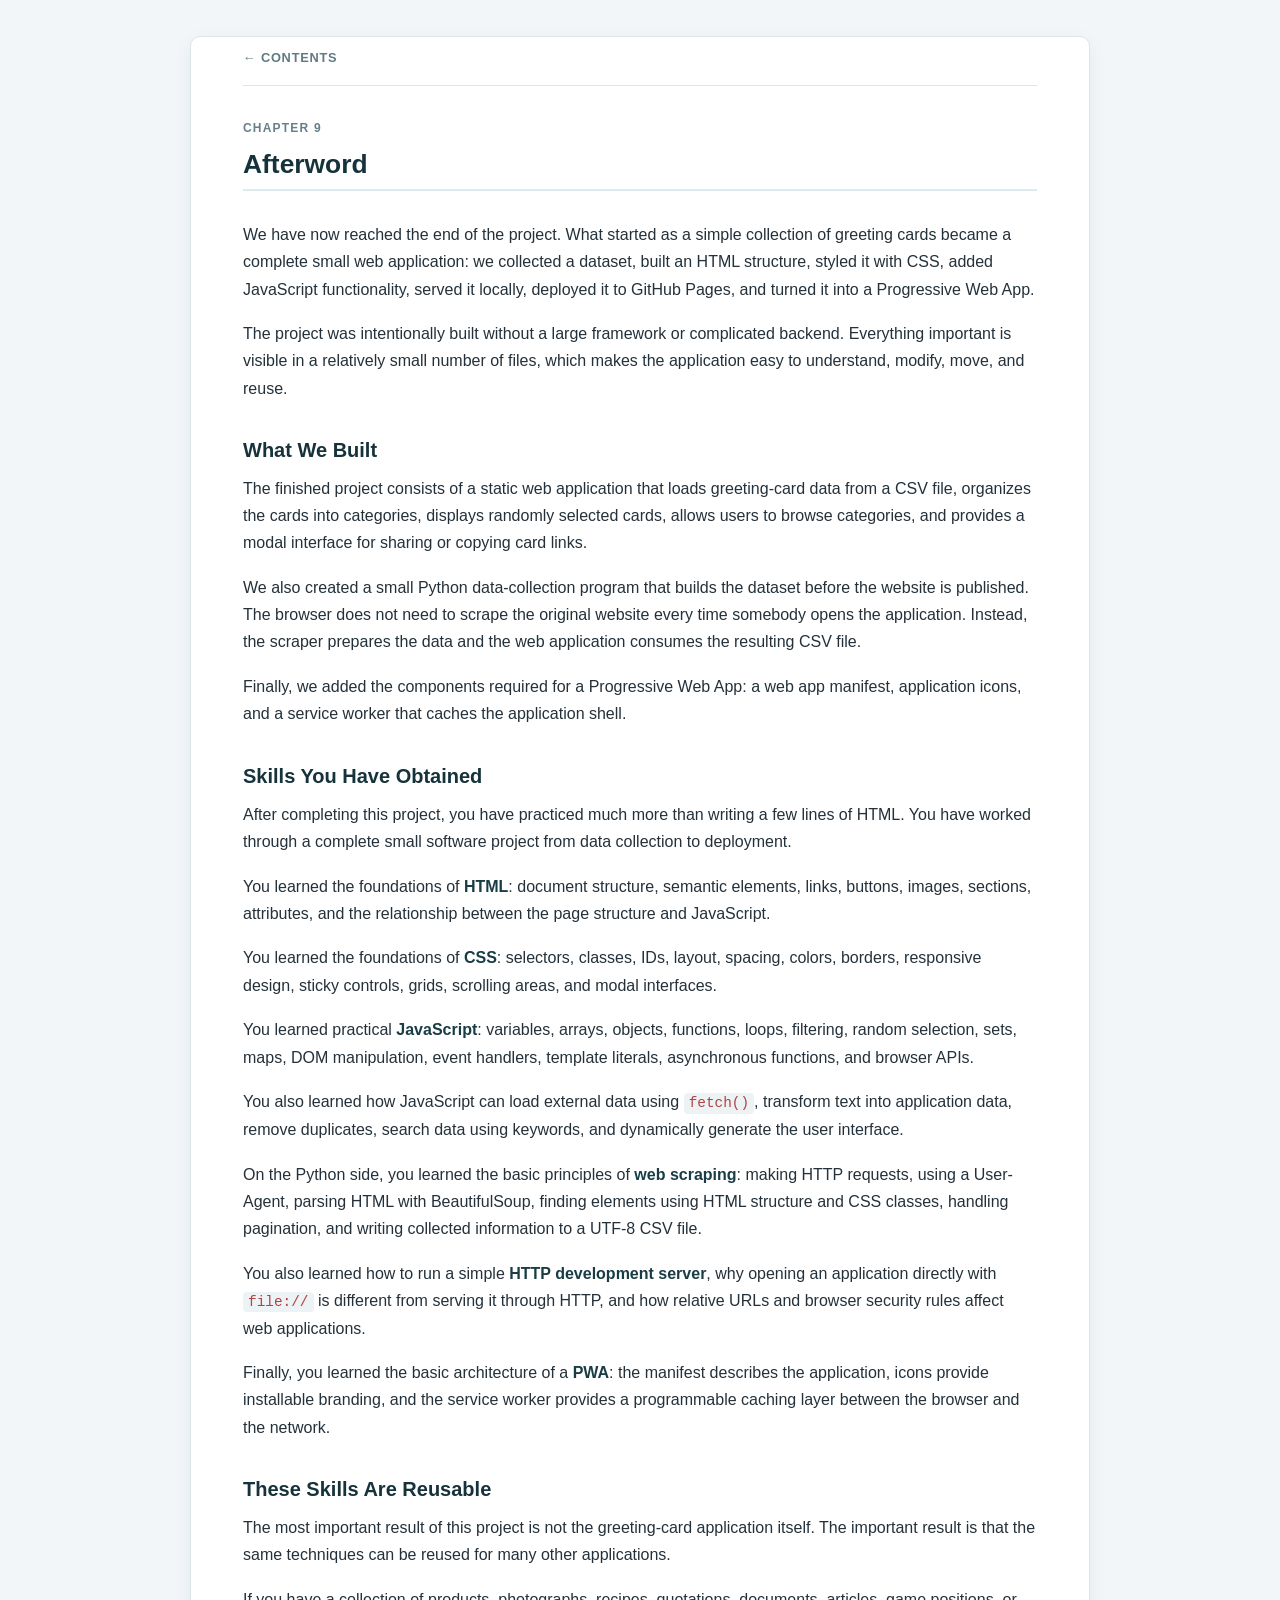
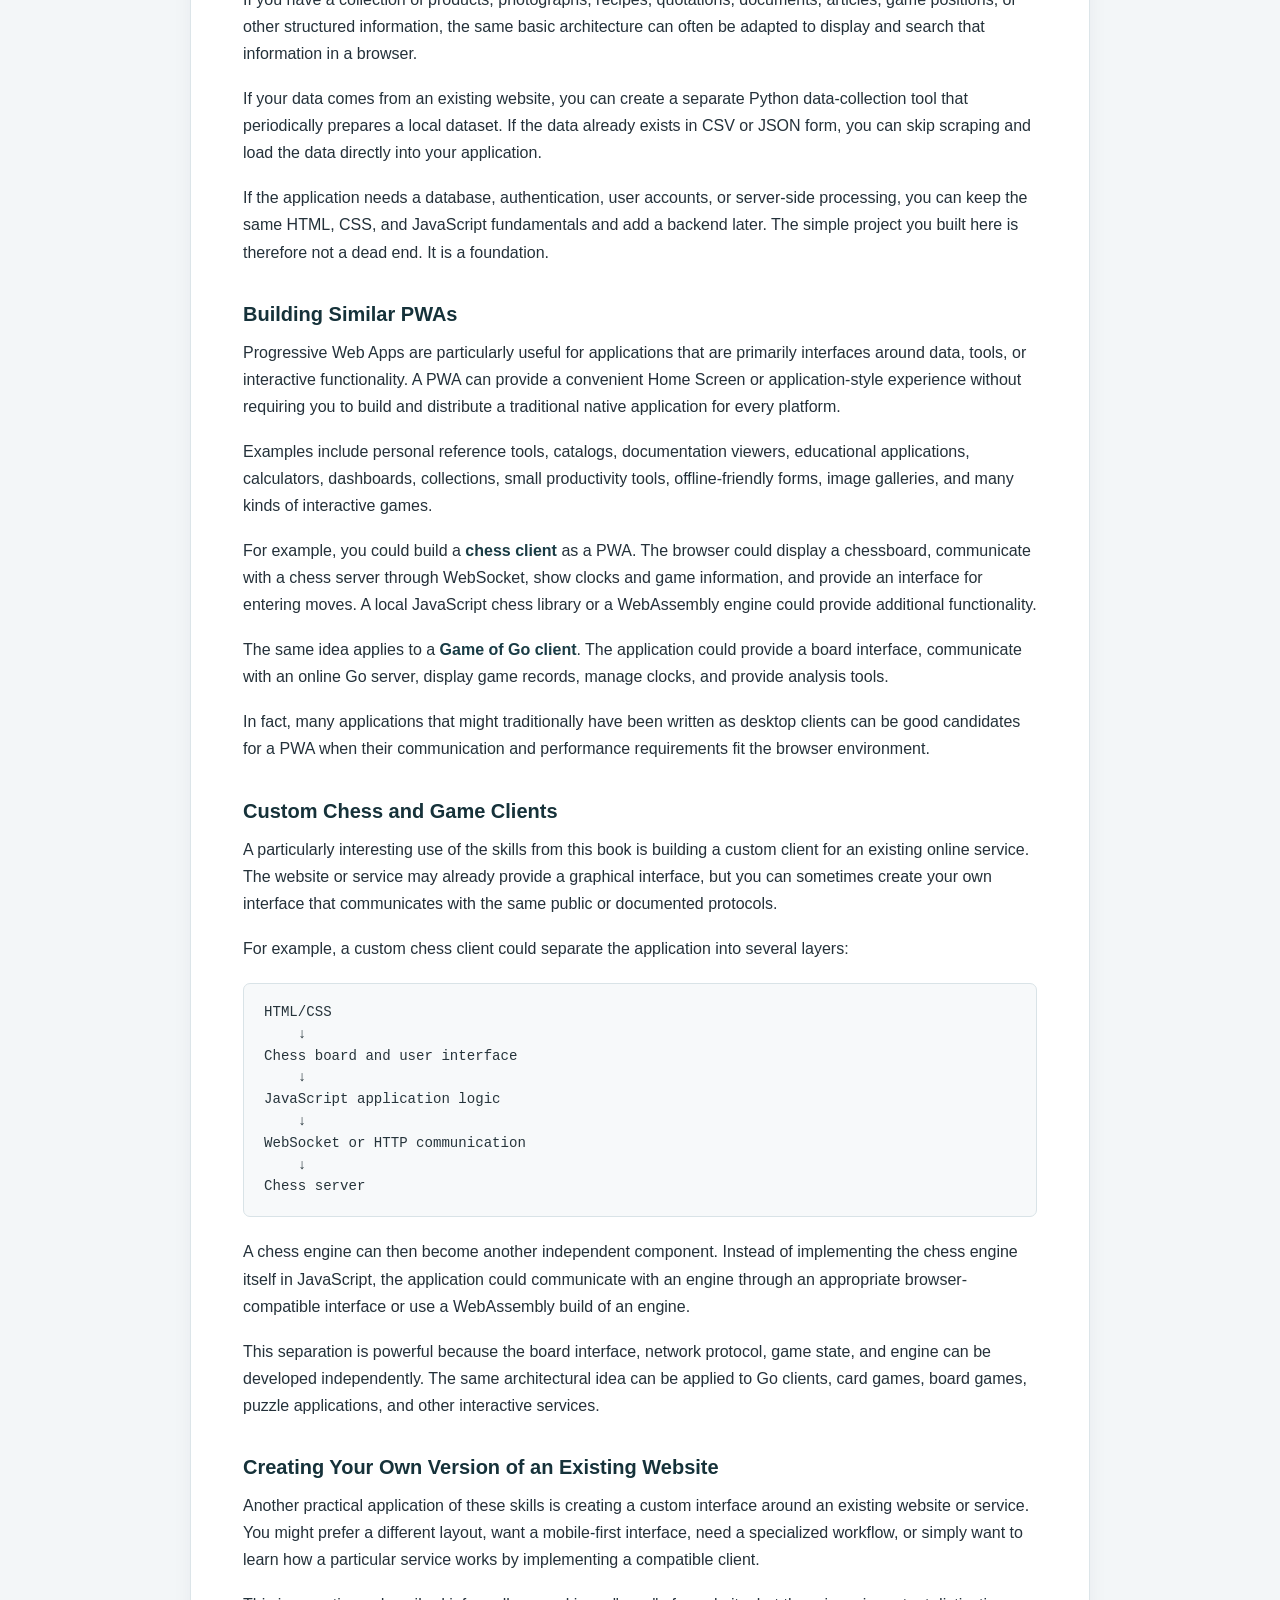
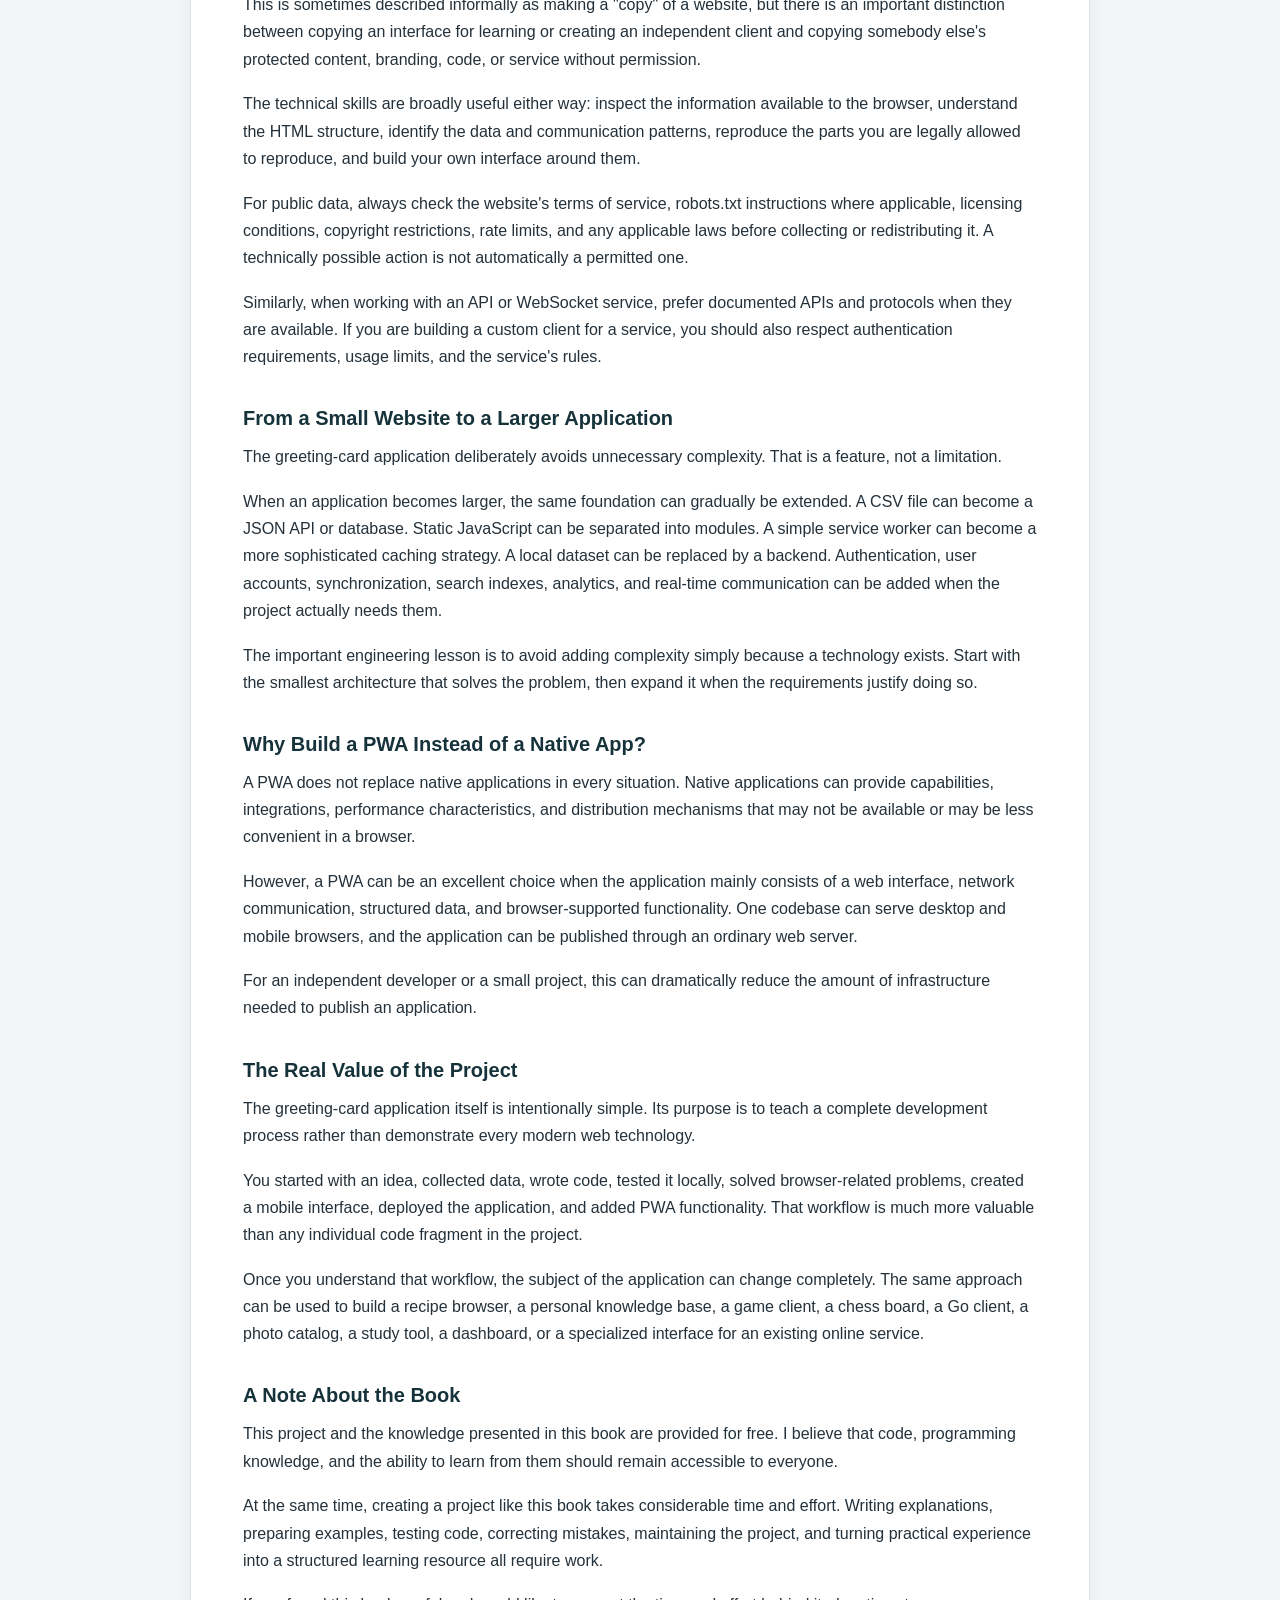
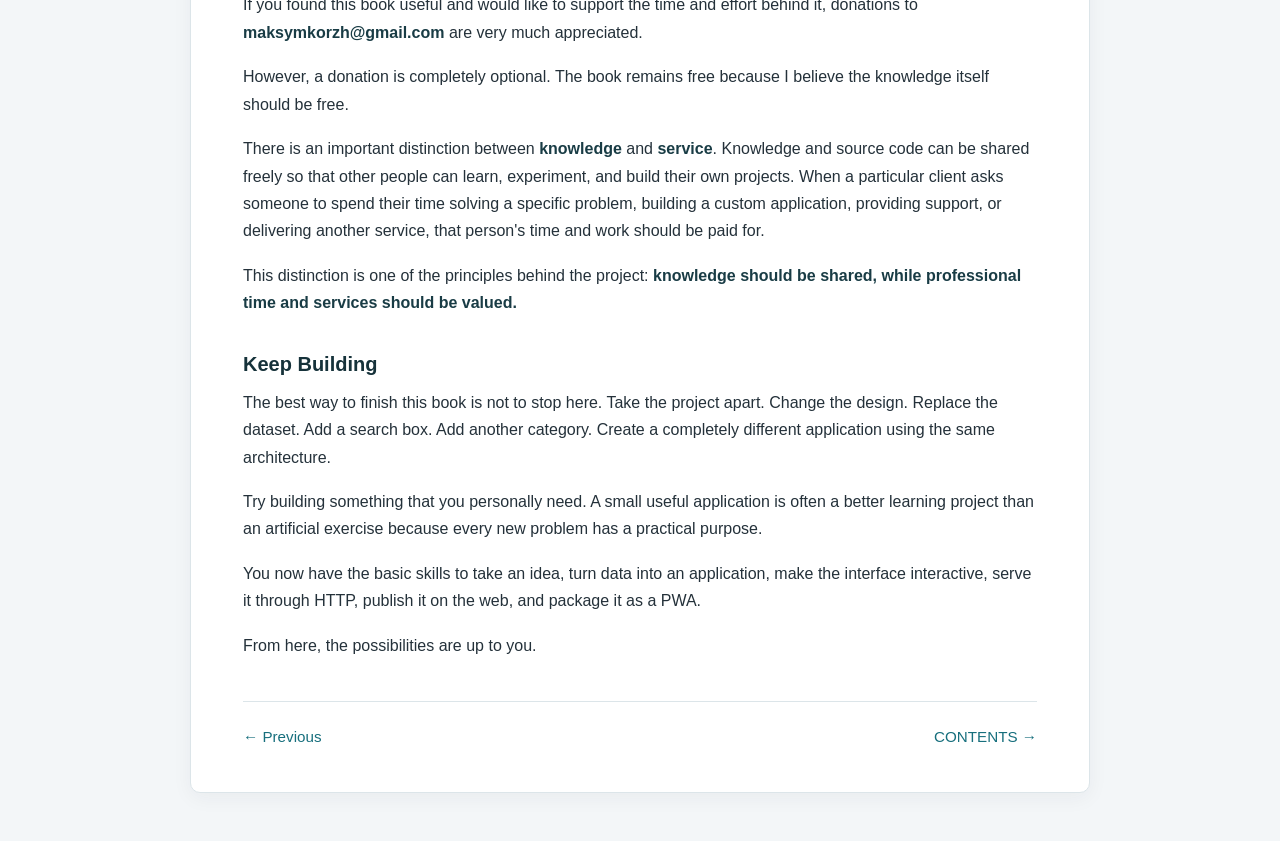
<file: book/afterword.html>
<!DOCTYPE html>
<html lang="en">
<head>
    <meta charset="UTF-8">
    <meta name="viewport" content="width=device-width, initial-scale=1.0">
    <title>Afterword — PWA</title>
    <link rel="stylesheet" href="style.css">
</head>
<body>
    <main class="book">
        <article class="chapter">
            <nav class="chapter-nav">
                <a href="contents.html">← Contents</a>
            </nav>
            <div class="chapter-label">Chapter 9</div>
            <h2>Afterword</h2>
            <p>We have now reached the end of the project. What started as a simple collection of greeting cards became a complete small web application: we collected a dataset, built an HTML structure, styled it with CSS, added JavaScript functionality, served it locally, deployed it to GitHub Pages, and turned it into a Progressive Web App.</p>
            <p>The project was intentionally built without a large framework or complicated backend. Everything important is visible in a relatively small number of files, which makes the application easy to understand, modify, move, and reuse.</p>
            <h3>What We Built</h3>
            <p>The finished project consists of a static web application that loads greeting-card data from a CSV file, organizes the cards into categories, displays randomly selected cards, allows users to browse categories, and provides a modal interface for sharing or copying card links.</p>
            <p>We also created a small Python data-collection program that builds the dataset before the website is published. The browser does not need to scrape the original website every time somebody opens the application. Instead, the scraper prepares the data and the web application consumes the resulting CSV file.</p>
            <p>Finally, we added the components required for a Progressive Web App: a web app manifest, application icons, and a service worker that caches the application shell.</p>
            <h3>Skills You Have Obtained</h3>
            <p>After completing this project, you have practiced much more than writing a few lines of HTML. You have worked through a complete small software project from data collection to deployment.</p>
            <p>You learned the foundations of <strong>HTML</strong>: document structure, semantic elements, links, buttons, images, sections, attributes, and the relationship between the page structure and JavaScript.</p>
            <p>You learned the foundations of <strong>CSS</strong>: selectors, classes, IDs, layout, spacing, colors, borders, responsive design, sticky controls, grids, scrolling areas, and modal interfaces.</p>
            <p>You learned practical <strong>JavaScript</strong>: variables, arrays, objects, functions, loops, filtering, random selection, sets, maps, DOM manipulation, event handlers, template literals, asynchronous functions, and browser APIs.</p>
            <p>You also learned how JavaScript can load external data using <code>fetch()</code>, transform text into application data, remove duplicates, search data using keywords, and dynamically generate the user interface.</p>
            <p>On the Python side, you learned the basic principles of <strong>web scraping</strong>: making HTTP requests, using a User-Agent, parsing HTML with BeautifulSoup, finding elements using HTML structure and CSS classes, handling pagination, and writing collected information to a UTF-8 CSV file.</p>
            <p>You also learned how to run a simple <strong>HTTP development server</strong>, why opening an application directly with <code>file://</code> is different from serving it through HTTP, and how relative URLs and browser security rules affect web applications.</p>
            <p>Finally, you learned the basic architecture of a <strong>PWA</strong>: the manifest describes the application, icons provide installable branding, and the service worker provides a programmable caching layer between the browser and the network.</p>
            <h3>These Skills Are Reusable</h3>
            <p>The most important result of this project is not the greeting-card application itself. The important result is that the same techniques can be reused for many other applications.</p>
            <p>If you have a collection of products, photographs, recipes, quotations, documents, articles, game positions, or other structured information, the same basic architecture can often be adapted to display and search that information in a browser.</p>
            <p>If your data comes from an existing website, you can create a separate Python data-collection tool that periodically prepares a local dataset. If the data already exists in CSV or JSON form, you can skip scraping and load the data directly into your application.</p>
            <p>If the application needs a database, authentication, user accounts, or server-side processing, you can keep the same HTML, CSS, and JavaScript fundamentals and add a backend later. The simple project you built here is therefore not a dead end. It is a foundation.</p>
            <h3>Building Similar PWAs</h3>
            <p>Progressive Web Apps are particularly useful for applications that are primarily interfaces around data, tools, or interactive functionality. A PWA can provide a convenient Home Screen or application-style experience without requiring you to build and distribute a traditional native application for every platform.</p>
            <p>Examples include personal reference tools, catalogs, documentation viewers, educational applications, calculators, dashboards, collections, small productivity tools, offline-friendly forms, image galleries, and many kinds of interactive games.</p>
            <p>For example, you could build a <strong>chess client</strong> as a PWA. The browser could display a chessboard, communicate with a chess server through WebSocket, show clocks and game information, and provide an interface for entering moves. A local JavaScript chess library or a WebAssembly engine could provide additional functionality.</p>
            <p>The same idea applies to a <strong>Game of Go client</strong>. The application could provide a board interface, communicate with an online Go server, display game records, manage clocks, and provide analysis tools.</p>
            <p>In fact, many applications that might traditionally have been written as desktop clients can be good candidates for a PWA when their communication and performance requirements fit the browser environment.</p>
            <h3>Custom Chess and Game Clients</h3>
            <p>A particularly interesting use of the skills from this book is building a custom client for an existing online service. The website or service may already provide a graphical interface, but you can sometimes create your own interface that communicates with the same public or documented protocols.</p>
            <p>For example, a custom chess client could separate the application into several layers:</p>
            <pre><code>HTML/CSS
    ↓
Chess board and user interface
    ↓
JavaScript application logic
    ↓
WebSocket or HTTP communication
    ↓
Chess server</code></pre>
            <p>A chess engine can then become another independent component. Instead of implementing the chess engine itself in JavaScript, the application could communicate with an engine through an appropriate browser-compatible interface or use a WebAssembly build of an engine.</p>
            <p>This separation is powerful because the board interface, network protocol, game state, and engine can be developed independently. The same architectural idea can be applied to Go clients, card games, board games, puzzle applications, and other interactive services.</p>
            <h3>Creating Your Own Version of an Existing Website</h3>
            <p>Another practical application of these skills is creating a custom interface around an existing website or service. You might prefer a different layout, want a mobile-first interface, need a specialized workflow, or simply want to learn how a particular service works by implementing a compatible client.</p>
            <p>This is sometimes described informally as making a "copy" of a website, but there is an important distinction between copying an interface for learning or creating an independent client and copying somebody else's protected content, branding, code, or service without permission.</p>
            <p>The technical skills are broadly useful either way: inspect the information available to the browser, understand the HTML structure, identify the data and communication patterns, reproduce the parts you are legally allowed to reproduce, and build your own interface around them.</p>
            <p>For public data, always check the website's terms of service, robots.txt instructions where applicable, licensing conditions, copyright restrictions, rate limits, and any applicable laws before collecting or redistributing it. A technically possible action is not automatically a permitted one.</p>
            <p>Similarly, when working with an API or WebSocket service, prefer documented APIs and protocols when they are available. If you are building a custom client for a service, you should also respect authentication requirements, usage limits, and the service's rules.</p>
            <h3>From a Small Website to a Larger Application</h3>
            <p>The greeting-card application deliberately avoids unnecessary complexity. That is a feature, not a limitation.</p>
            <p>When an application becomes larger, the same foundation can gradually be extended. A CSV file can become a JSON API or database. Static JavaScript can be separated into modules. A simple service worker can become a more sophisticated caching strategy. A local dataset can be replaced by a backend. Authentication, user accounts, synchronization, search indexes, analytics, and real-time communication can be added when the project actually needs them.</p>
            <p>The important engineering lesson is to avoid adding complexity simply because a technology exists. Start with the smallest architecture that solves the problem, then expand it when the requirements justify doing so.</p>
            <h3>Why Build a PWA Instead of a Native App?</h3>
            <p>A PWA does not replace native applications in every situation. Native applications can provide capabilities, integrations, performance characteristics, and distribution mechanisms that may not be available or may be less convenient in a browser.</p>
            <p>However, a PWA can be an excellent choice when the application mainly consists of a web interface, network communication, structured data, and browser-supported functionality. One codebase can serve desktop and mobile browsers, and the application can be published through an ordinary web server.</p>
            <p>For an independent developer or a small project, this can dramatically reduce the amount of infrastructure needed to publish an application.</p>
            <h3>The Real Value of the Project</h3>
            <p>The greeting-card application itself is intentionally simple. Its purpose is to teach a complete development process rather than demonstrate every modern web technology.</p>
            <p>You started with an idea, collected data, wrote code, tested it locally, solved browser-related problems, created a mobile interface, deployed the application, and added PWA functionality. That workflow is much more valuable than any individual code fragment in the project.</p>
            <p>Once you understand that workflow, the subject of the application can change completely. The same approach can be used to build a recipe browser, a personal knowledge base, a game client, a chess board, a Go client, a photo catalog, a study tool, a dashboard, or a specialized interface for an existing online service.</p>
            <h3>A Note About the Book</h3>
            <p>This project and the knowledge presented in this book are provided for free. I believe that code, programming knowledge, and the ability to learn from them should remain accessible to everyone.</p>
            <p>At the same time, creating a project like this book takes considerable time and effort. Writing explanations, preparing examples, testing code, correcting mistakes, maintaining the project, and turning practical experience into a structured learning resource all require work.</p>
            <p>If you found this book useful and would like to support the time and effort behind it, donations to <strong>maksymkorzh@gmail.com</strong> are very much appreciated.</p>
            <p>However, a donation is completely optional. The book remains free because I believe the knowledge itself should be free.</p>
            <p>There is an important distinction between <strong>knowledge</strong> and <strong>service</strong>. Knowledge and source code can be shared freely so that other people can learn, experiment, and build their own projects. When a particular client asks someone to spend their time solving a specific problem, building a custom application, providing support, or delivering another service, that person's time and work should be paid for.</p>
            <p>This distinction is one of the principles behind the project: <strong>knowledge should be shared, while professional time and services should be valued.</strong></p>
            <h3>Keep Building</h3>
            <p>The best way to finish this book is not to stop here. Take the project apart. Change the design. Replace the dataset. Add a search box. Add another category. Create a completely different application using the same architecture.</p>
            <p>Try building something that you personally need. A small useful application is often a better learning project than an artificial exercise because every new problem has a practical purpose.</p>
            <p>You now have the basic skills to take an idea, turn data into an application, make the interface interactive, serve it through HTTP, publish it on the web, and package it as a PWA.</p>
            <p>From here, the possibilities are up to you.</p>
            <nav class="chapter-nav-bottom">
                <a href="install.html">← Previous</a>
                <a href="contents.html" class="next">CONTENTS →</a>
            </nav>
        </article>
    </main>
</body>
</html>
</file>
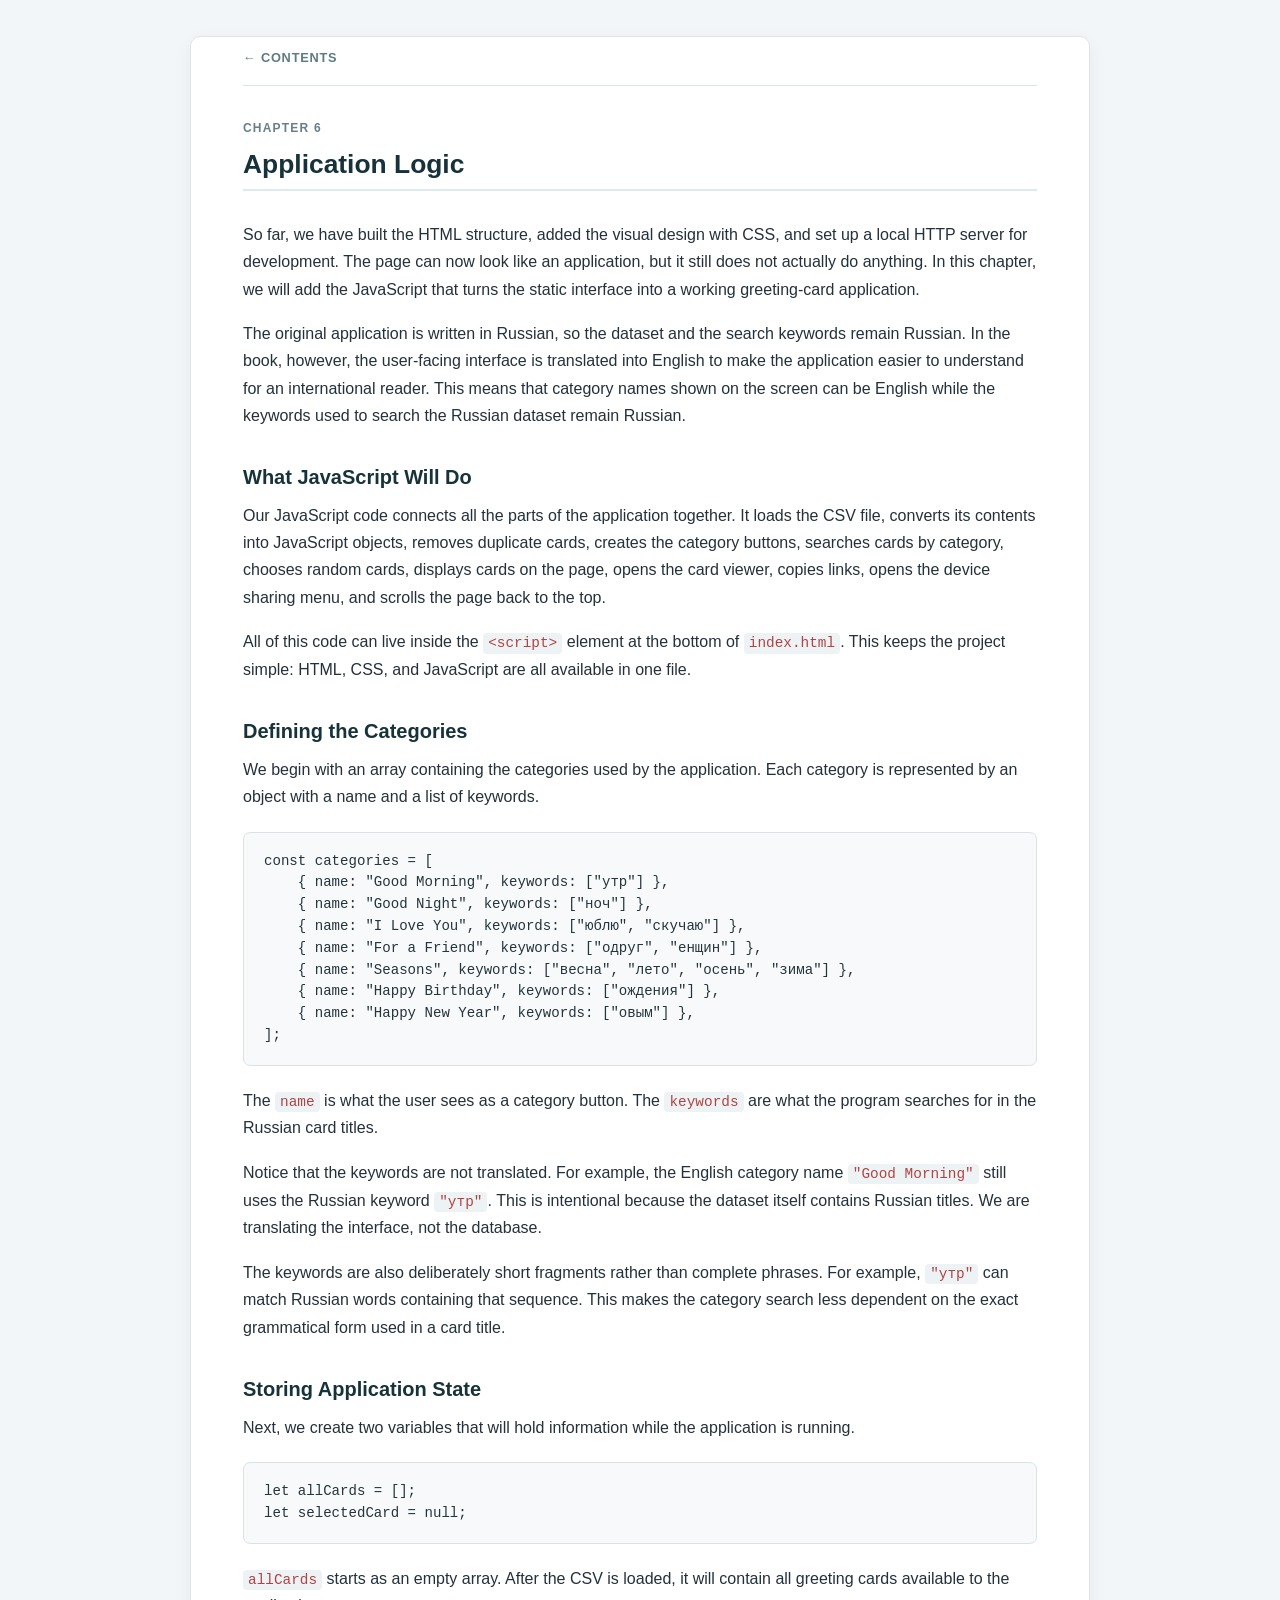
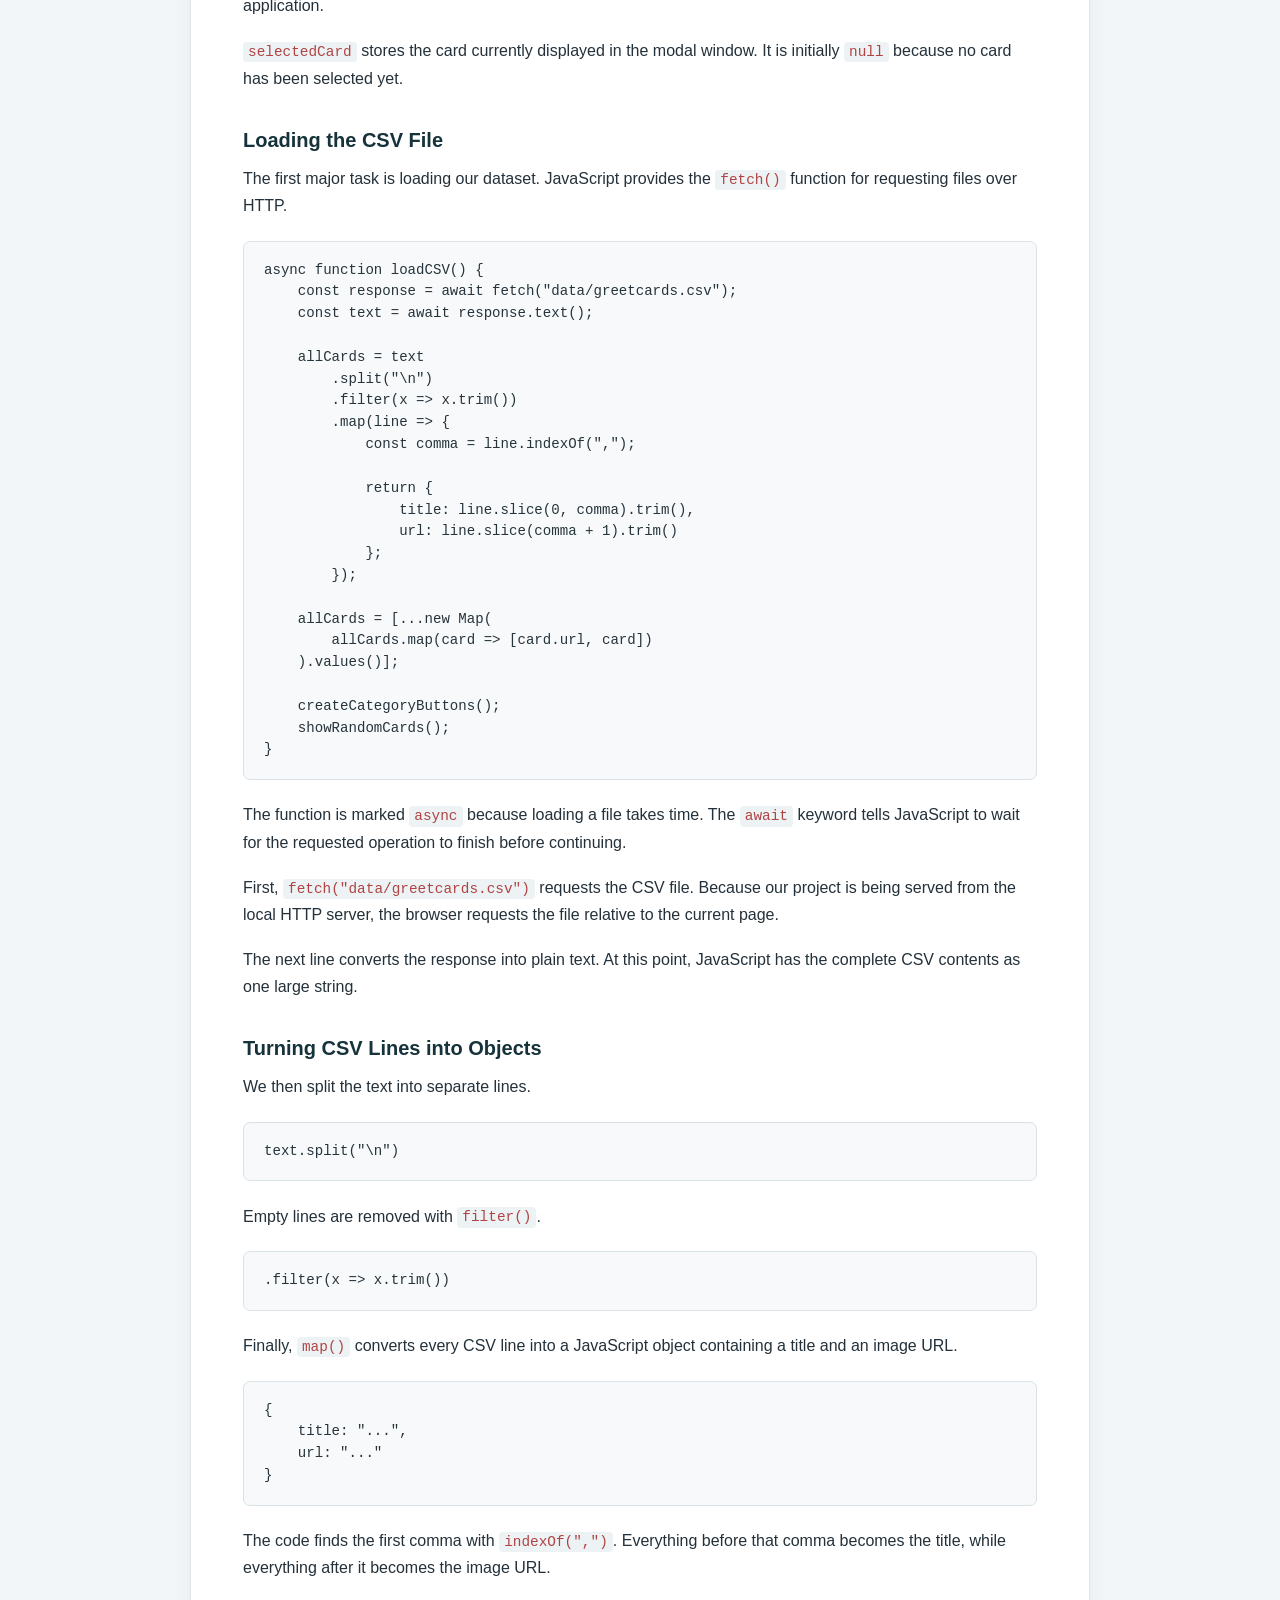
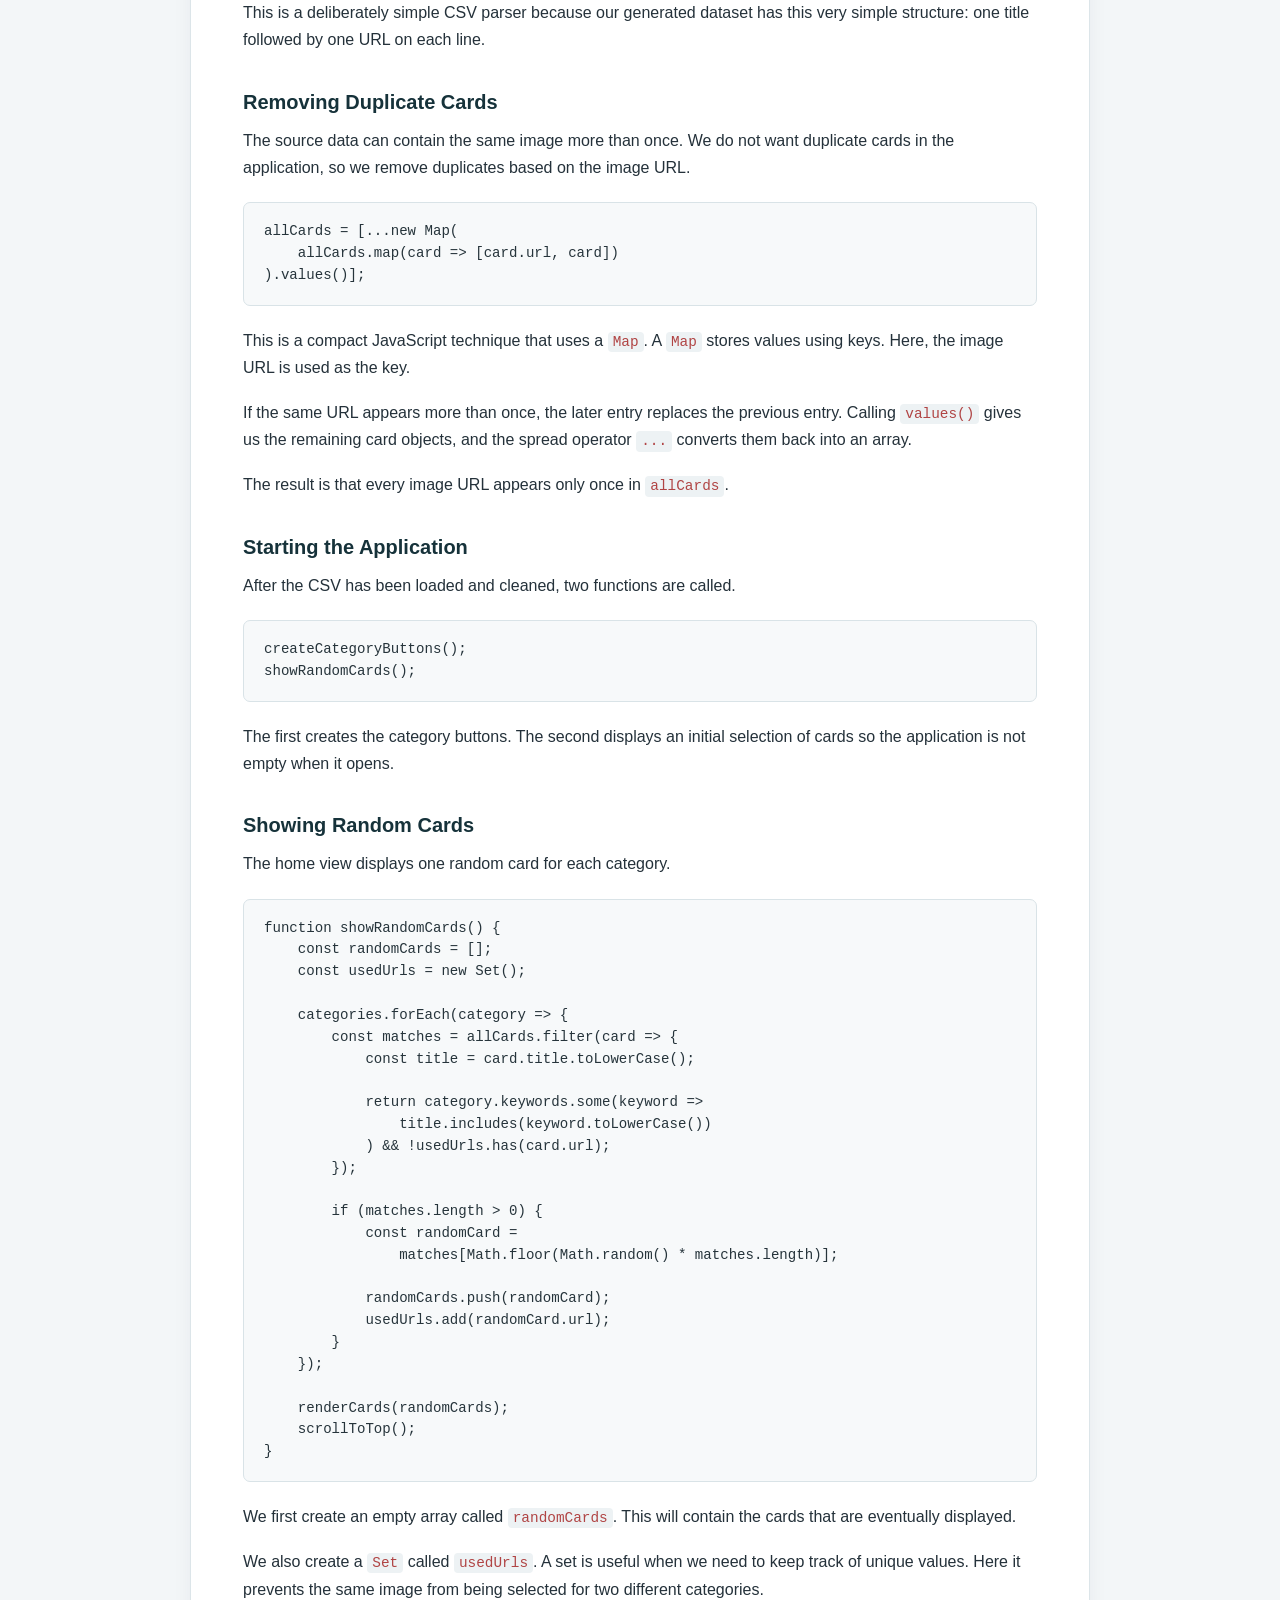
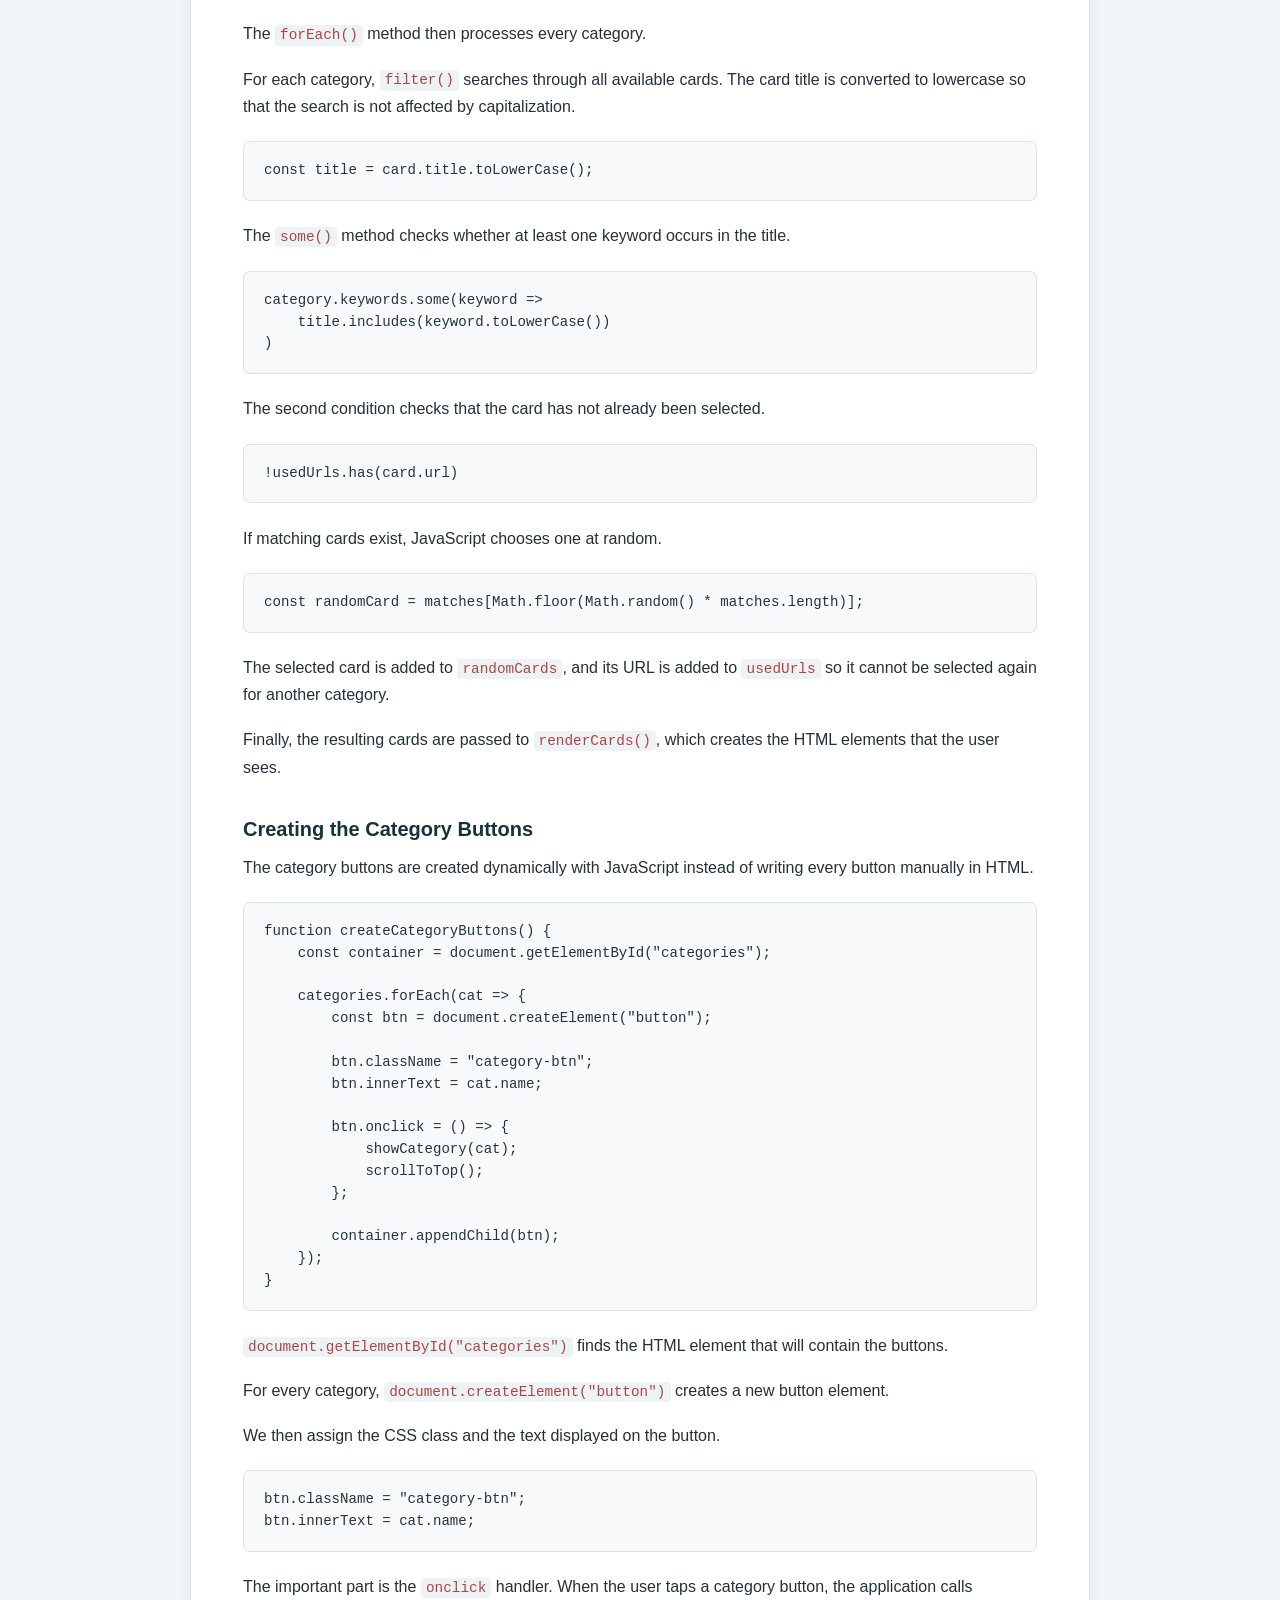
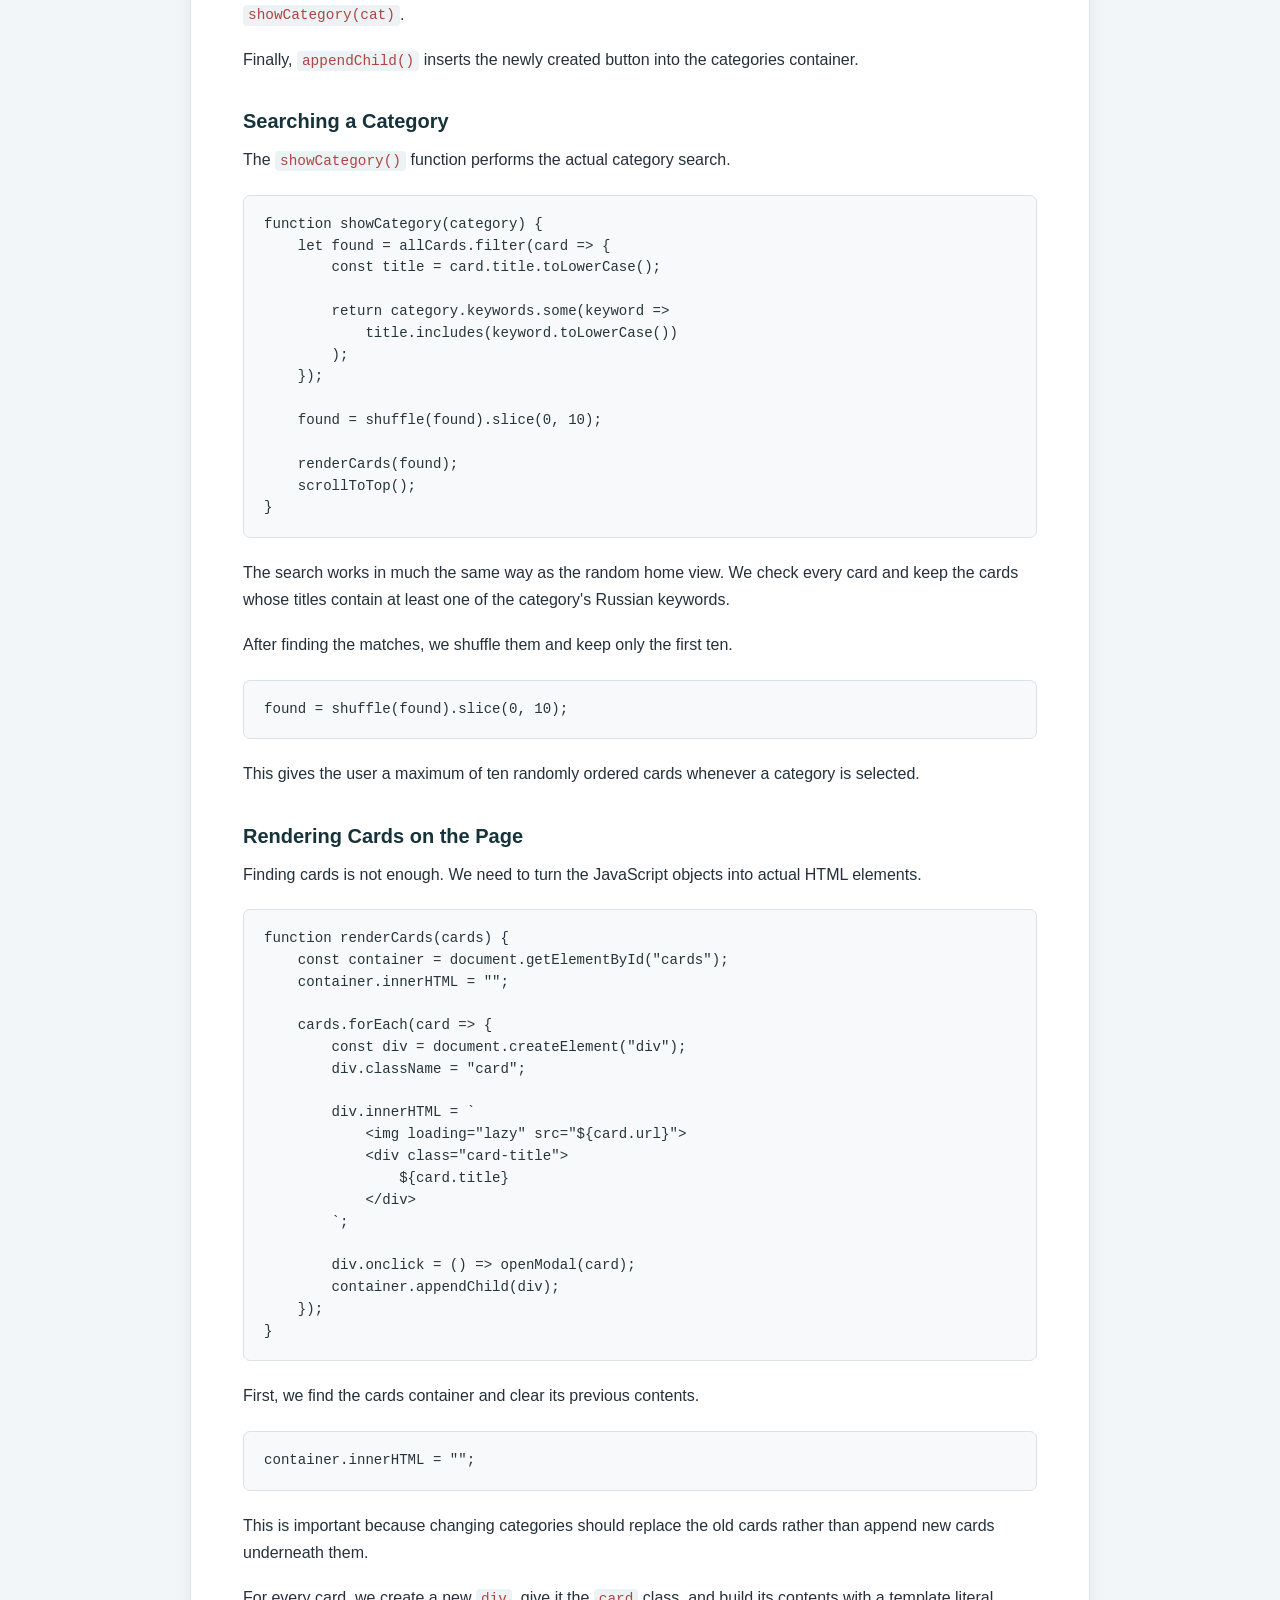
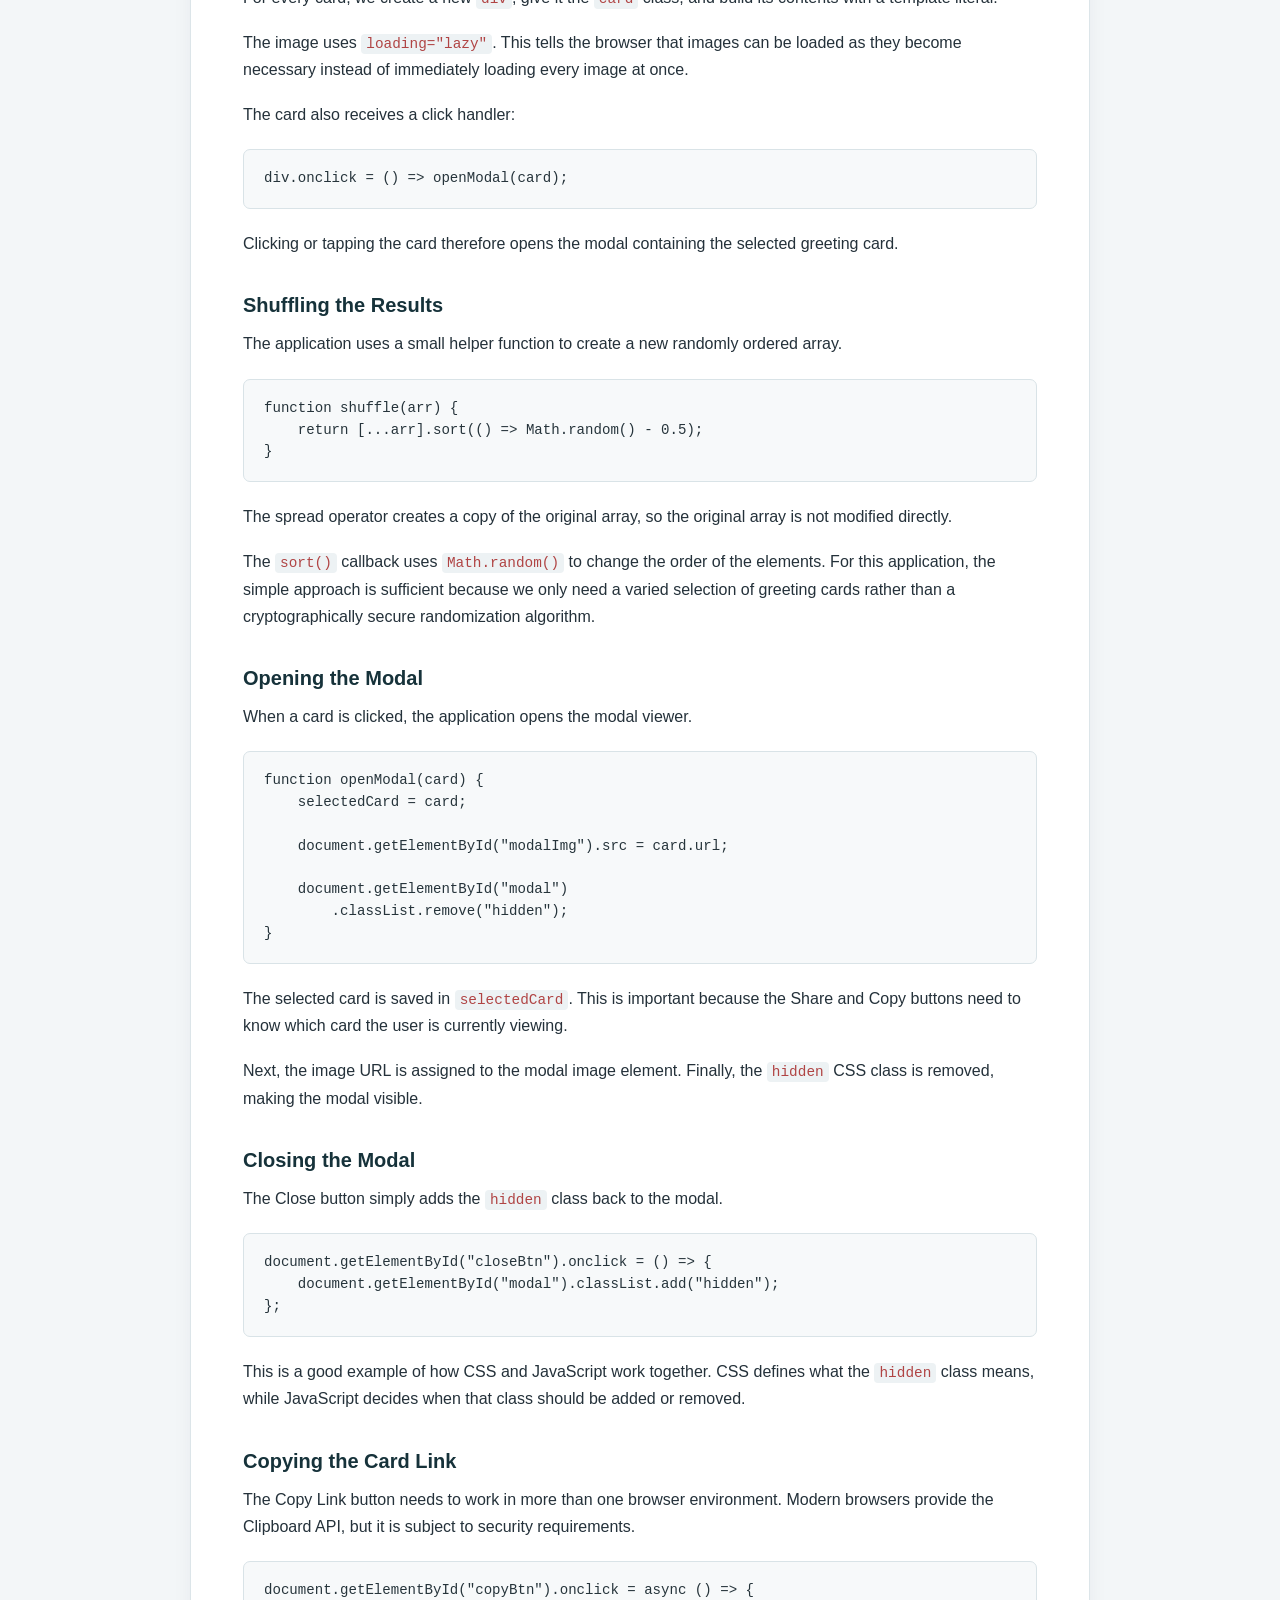
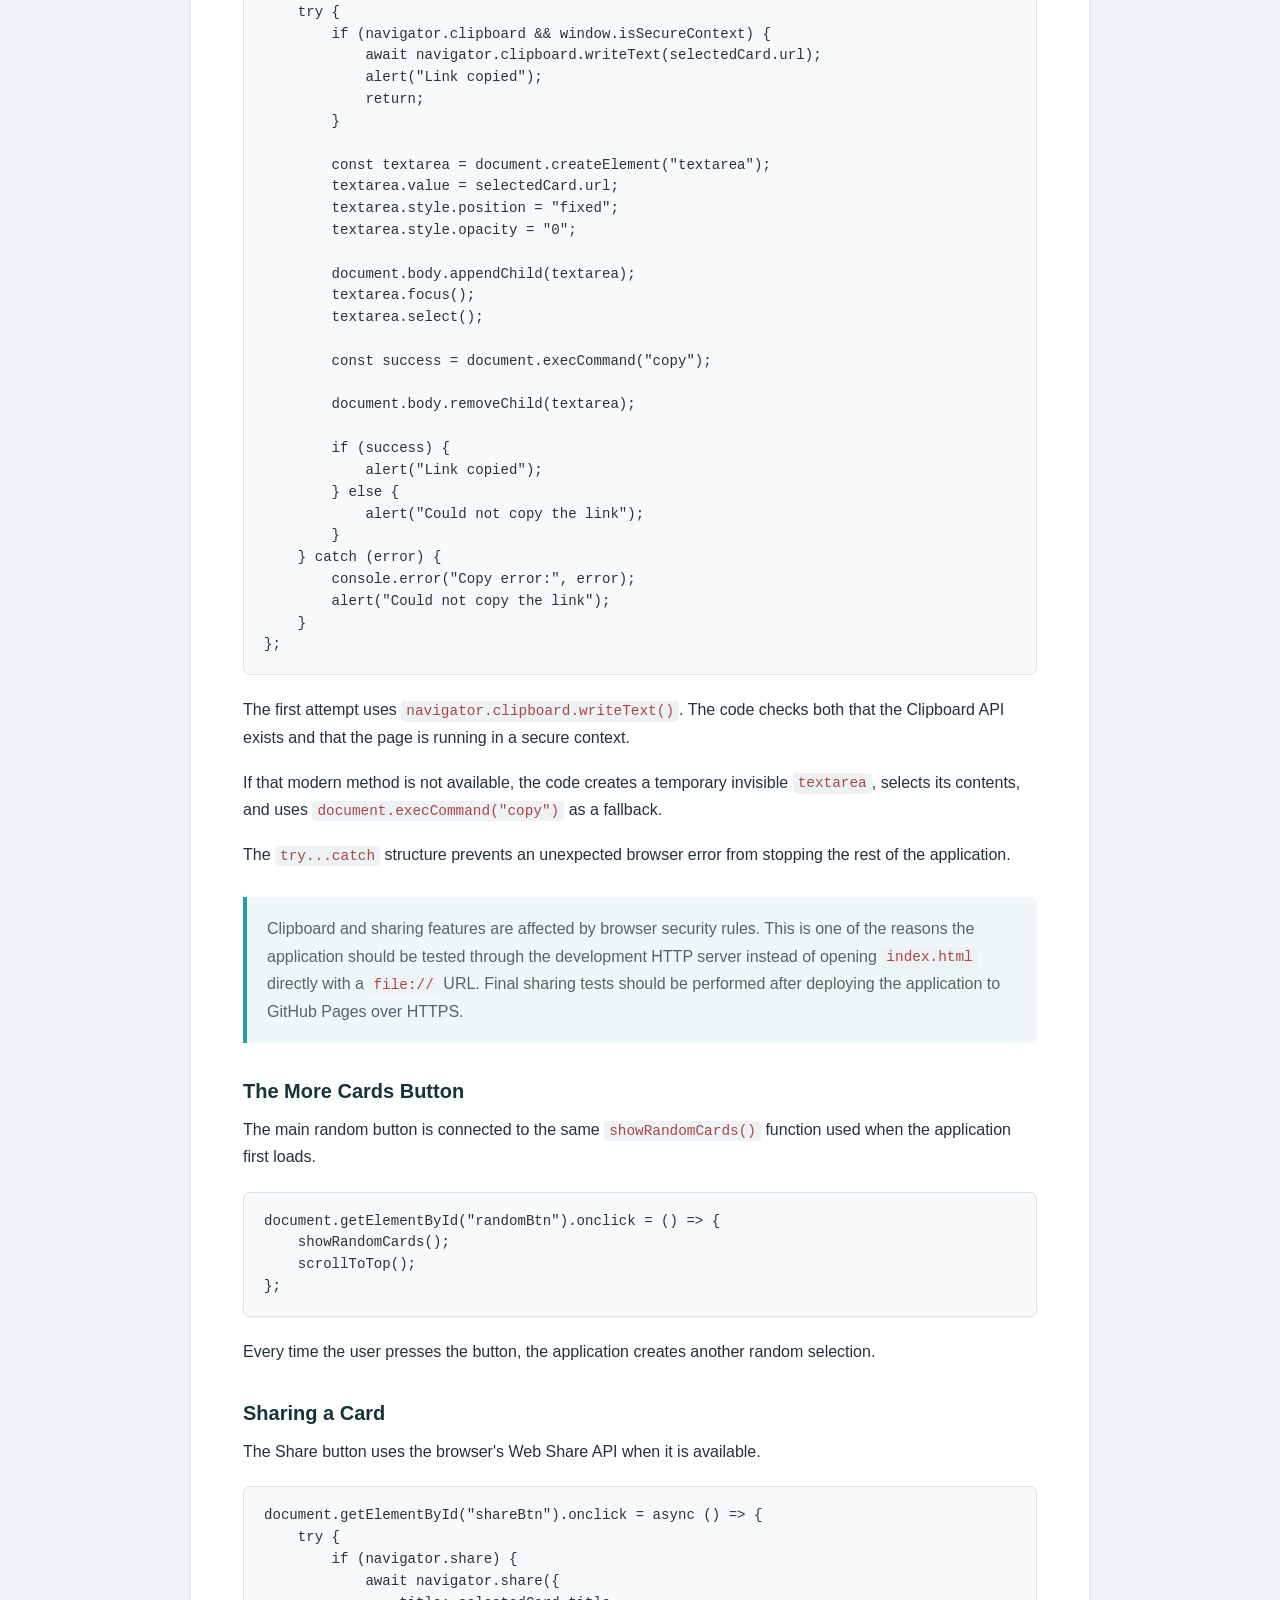
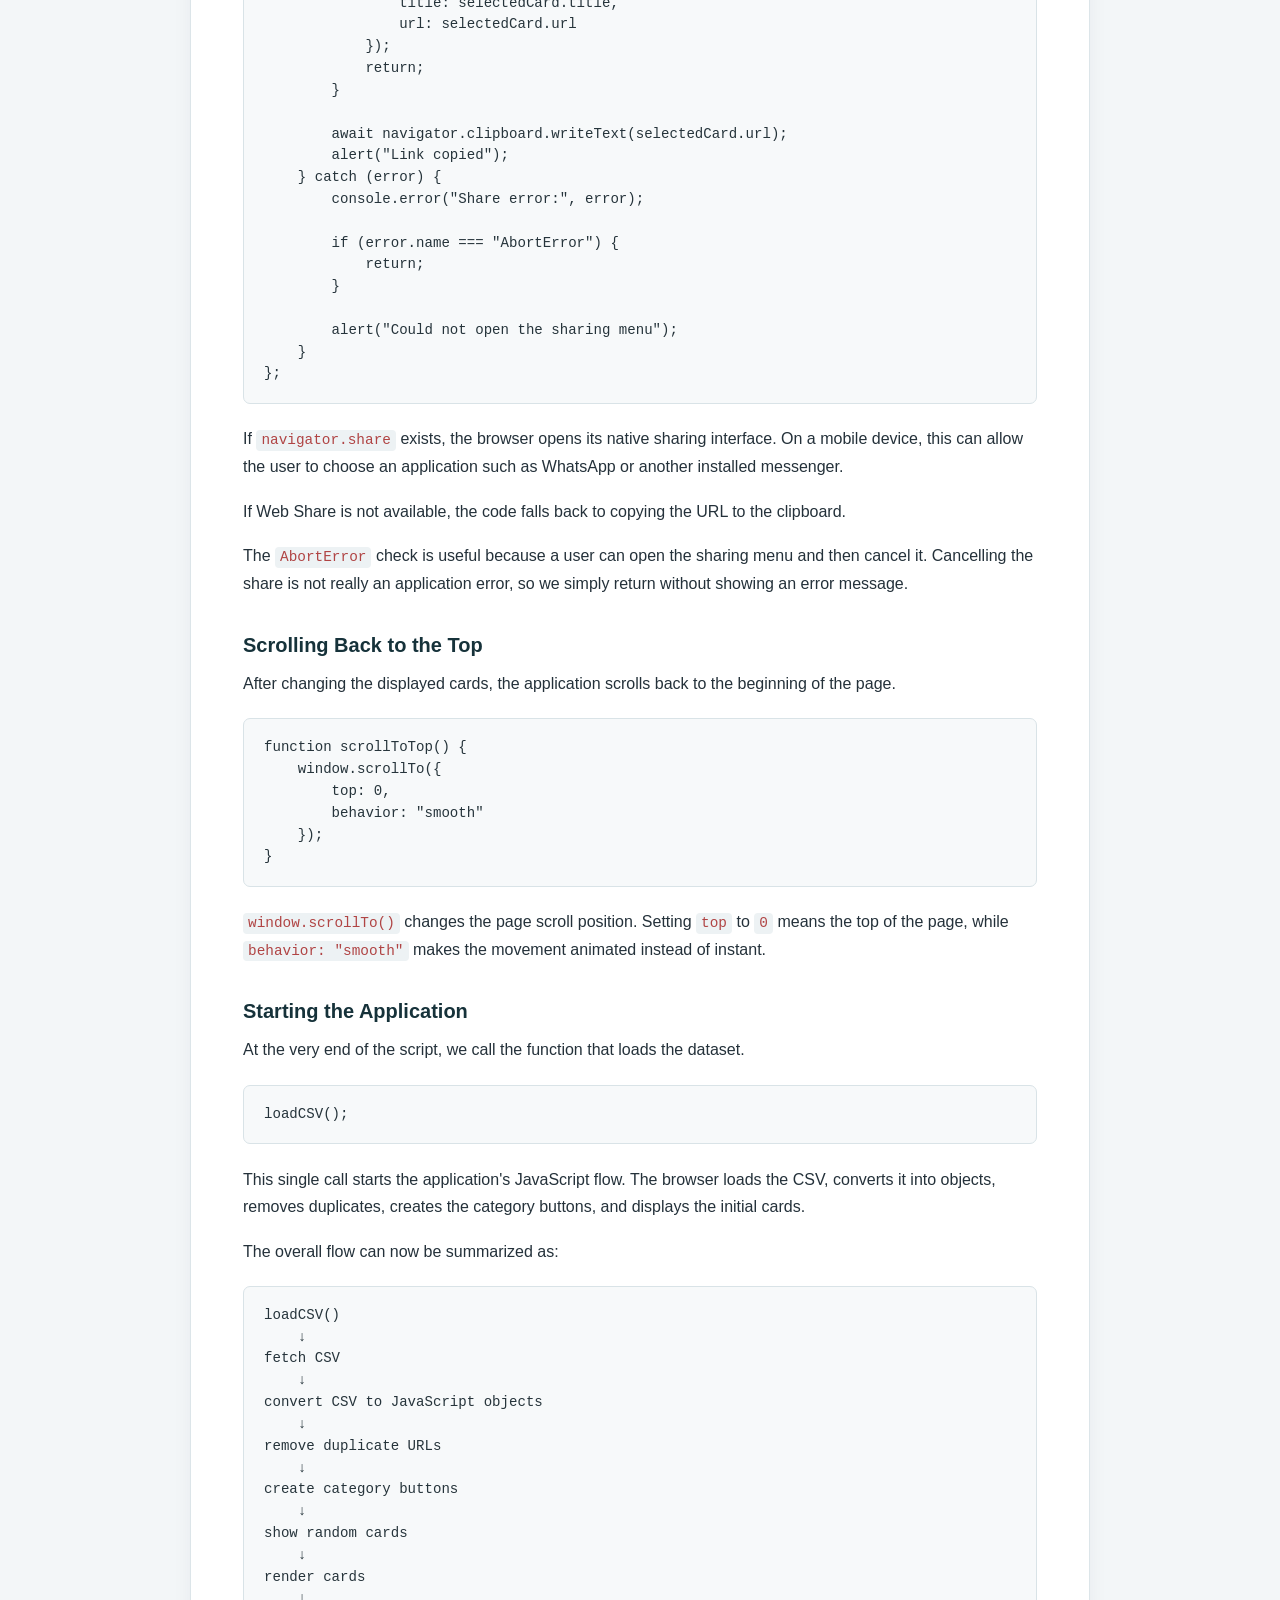
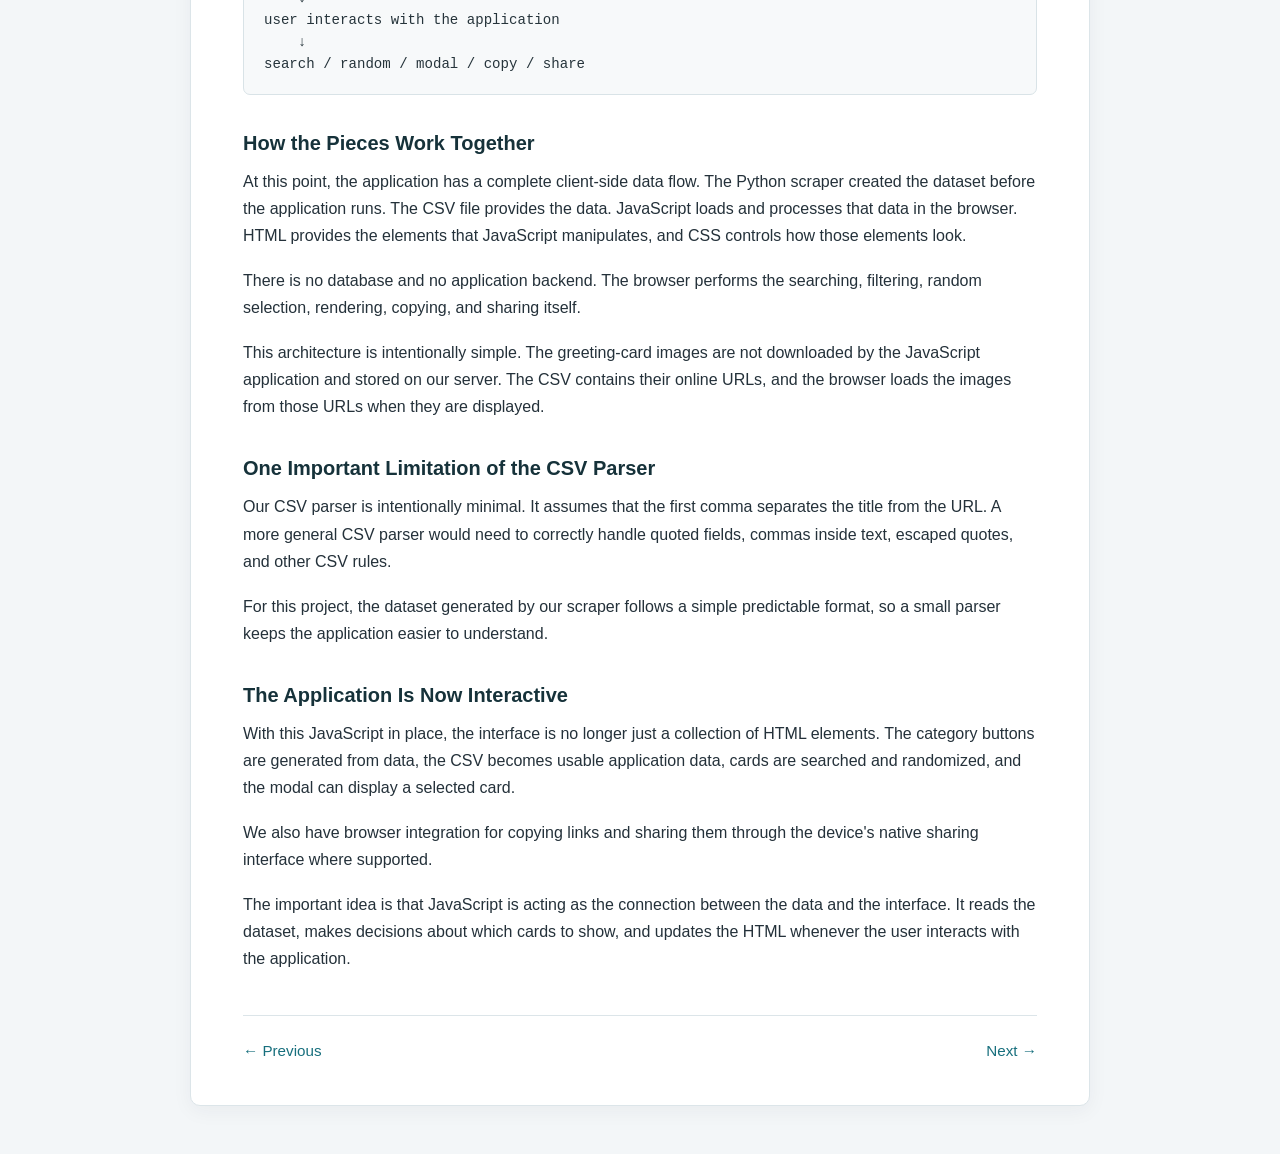
<file: book/app.html>
<!DOCTYPE html>
<html lang="en">
<head>
    <meta charset="UTF-8">
    <meta name="viewport" content="width=device-width, initial-scale=1.0">
    <title>Application Logic — PWA</title>
    <link rel="stylesheet" href="style.css">
</head>
<body>
    <main class="book">
        <article class="chapter">
            <nav class="chapter-nav">
                <a href="contents.html">← Contents</a>
            </nav>
            <div class="chapter-label">Chapter 6</div>
            <h2>Application Logic</h2>
                <p>So far, we have built the HTML structure, added the visual design with CSS, and set up a local HTTP server for development. The page can now look like an application, but it still does not actually do anything. In this chapter, we will add the JavaScript that turns the static interface into a working greeting-card application.</p>
                <p>The original application is written in Russian, so the dataset and the search keywords remain Russian. In the book, however, the user-facing interface is translated into English to make the application easier to understand for an international reader. This means that category names shown on the screen can be English while the keywords used to search the Russian dataset remain Russian.</p>
                <h3>What JavaScript Will Do</h3>
                <p>Our JavaScript code connects all the parts of the application together. It loads the CSV file, converts its contents into JavaScript objects, removes duplicate cards, creates the category buttons, searches cards by category, chooses random cards, displays cards on the page, opens the card viewer, copies links, opens the device sharing menu, and scrolls the page back to the top.</p>
                <p>All of this code can live inside the <code>&lt;script&gt;</code> element at the bottom of <code>index.html</code>. This keeps the project simple: HTML, CSS, and JavaScript are all available in one file.</p>
                <h3>Defining the Categories</h3>
                <p>We begin with an array containing the categories used by the application. Each category is represented by an object with a name and a list of keywords.</p>
                <pre><code>const categories = [
    { name: "Good Morning", keywords: ["утр"] },
    { name: "Good Night", keywords: ["ноч"] },
    { name: "I Love You", keywords: ["юблю", "скучаю"] },
    { name: "For a Friend", keywords: ["одруг", "енщин"] },
    { name: "Seasons", keywords: ["весна", "лето", "осень", "зима"] },
    { name: "Happy Birthday", keywords: ["ождения"] },
    { name: "Happy New Year", keywords: ["овым"] },
];</code></pre>
                <p>The <code>name</code> is what the user sees as a category button. The <code>keywords</code> are what the program searches for in the Russian card titles.</p>
                <p>Notice that the keywords are not translated. For example, the English category name <code>"Good Morning"</code> still uses the Russian keyword <code>"утр"</code>. This is intentional because the dataset itself contains Russian titles. We are translating the interface, not the database.</p>
                <p>The keywords are also deliberately short fragments rather than complete phrases. For example, <code>"утр"</code> can match Russian words containing that sequence. This makes the category search less dependent on the exact grammatical form used in a card title.</p>
                <h3>Storing Application State</h3>
                <p>Next, we create two variables that will hold information while the application is running.</p>
                <pre><code>let allCards = [];
let selectedCard = null;</code></pre>
                <p><code>allCards</code> starts as an empty array. After the CSV is loaded, it will contain all greeting cards available to the application.</p>
                <p><code>selectedCard</code> stores the card currently displayed in the modal window. It is initially <code>null</code> because no card has been selected yet.</p>
                <h3>Loading the CSV File</h3>
                <p>The first major task is loading our dataset. JavaScript provides the <code>fetch()</code> function for requesting files over HTTP.</p>
                <pre><code>async function loadCSV() {
    const response = await fetch("data/greetcards.csv");
    const text = await response.text();

    allCards = text
        .split("\n")
        .filter(x => x.trim())
        .map(line => {
            const comma = line.indexOf(",");

            return {
                title: line.slice(0, comma).trim(),
                url: line.slice(comma + 1).trim()
            };
        });

    allCards = [...new Map(
        allCards.map(card => [card.url, card])
    ).values()];

    createCategoryButtons();
    showRandomCards();
}</code></pre>
                <p>The function is marked <code>async</code> because loading a file takes time. The <code>await</code> keyword tells JavaScript to wait for the requested operation to finish before continuing.</p>
                <p>First, <code>fetch("data/greetcards.csv")</code> requests the CSV file. Because our project is being served from the local HTTP server, the browser requests the file relative to the current page.</p>
                <p>The next line converts the response into plain text. At this point, JavaScript has the complete CSV contents as one large string.</p>
                <h3>Turning CSV Lines into Objects</h3>
                <p>We then split the text into separate lines.</p>
                <pre><code>text.split("\n")</code></pre>
                <p>Empty lines are removed with <code>filter()</code>.</p>
                <pre><code>.filter(x => x.trim())</code></pre>
                <p>Finally, <code>map()</code> converts every CSV line into a JavaScript object containing a title and an image URL.</p>
                <pre><code>{
    title: "...",
    url: "..."
}</code></pre>
                <p>The code finds the first comma with <code>indexOf(",")</code>. Everything before that comma becomes the title, while everything after it becomes the image URL.</p>
                <p>This is a deliberately simple CSV parser because our generated dataset has this very simple structure: one title followed by one URL on each line.</p>
                <h3>Removing Duplicate Cards</h3>
                <p>The source data can contain the same image more than once. We do not want duplicate cards in the application, so we remove duplicates based on the image URL.</p>
                <pre><code>allCards = [...new Map(
    allCards.map(card => [card.url, card])
).values()];</code></pre>
                <p>This is a compact JavaScript technique that uses a <code>Map</code>. A <code>Map</code> stores values using keys. Here, the image URL is used as the key.</p>
                <p>If the same URL appears more than once, the later entry replaces the previous entry. Calling <code>values()</code> gives us the remaining card objects, and the spread operator <code>...</code> converts them back into an array.</p>
                <p>The result is that every image URL appears only once in <code>allCards</code>.</p>
                <h3>Starting the Application</h3>
                <p>After the CSV has been loaded and cleaned, two functions are called.</p>
                <pre><code>createCategoryButtons();
showRandomCards();</code></pre>
                <p>The first creates the category buttons. The second displays an initial selection of cards so the application is not empty when it opens.</p>
                <h3>Showing Random Cards</h3>
                <p>The home view displays one random card for each category.</p>
                <pre><code>function showRandomCards() {
    const randomCards = [];
    const usedUrls = new Set();

    categories.forEach(category => {
        const matches = allCards.filter(card => {
            const title = card.title.toLowerCase();

            return category.keywords.some(keyword =>
                title.includes(keyword.toLowerCase())
            ) && !usedUrls.has(card.url);
        });

        if (matches.length &gt; 0) {
            const randomCard =
                matches[Math.floor(Math.random() * matches.length)];

            randomCards.push(randomCard);
            usedUrls.add(randomCard.url);
        }
    });

    renderCards(randomCards);
    scrollToTop();
}</code></pre>
                <p>We first create an empty array called <code>randomCards</code>. This will contain the cards that are eventually displayed.</p>
                <p>We also create a <code>Set</code> called <code>usedUrls</code>. A set is useful when we need to keep track of unique values. Here it prevents the same image from being selected for two different categories.</p>
                <p>The <code>forEach()</code> method then processes every category.</p>
                <p>For each category, <code>filter()</code> searches through all available cards. The card title is converted to lowercase so that the search is not affected by capitalization.</p>
                <pre><code>const title = card.title.toLowerCase();</code></pre>
                <p>The <code>some()</code> method checks whether at least one keyword occurs in the title.</p>
                <pre><code>category.keywords.some(keyword =>
    title.includes(keyword.toLowerCase())
)</code></pre>
                <p>The second condition checks that the card has not already been selected.</p>
                <pre><code>!usedUrls.has(card.url)</code></pre>
                <p>If matching cards exist, JavaScript chooses one at random.</p>
                <pre><code>const randomCard = matches[Math.floor(Math.random() * matches.length)];</code></pre>
                <p>The selected card is added to <code>randomCards</code>, and its URL is added to <code>usedUrls</code> so it cannot be selected again for another category.</p>
                <p>Finally, the resulting cards are passed to <code>renderCards()</code>, which creates the HTML elements that the user sees.</p>
                <h3>Creating the Category Buttons</h3>
                <p>The category buttons are created dynamically with JavaScript instead of writing every button manually in HTML.</p>
                <pre><code>function createCategoryButtons() {
    const container = document.getElementById("categories");

    categories.forEach(cat => {
        const btn = document.createElement("button");

        btn.className = "category-btn";
        btn.innerText = cat.name;

        btn.onclick = () => {
            showCategory(cat);
            scrollToTop();
        };

        container.appendChild(btn);
    });
}</code></pre>
                <p><code>document.getElementById("categories")</code> finds the HTML element that will contain the buttons.</p>
                <p>For every category, <code>document.createElement("button")</code> creates a new button element.</p>
                <p>We then assign the CSS class and the text displayed on the button.</p>
                <pre><code>btn.className = "category-btn";
btn.innerText = cat.name;</code></pre>
                <p>The important part is the <code>onclick</code> handler. When the user taps a category button, the application calls <code>showCategory(cat)</code>.</p>
                <p>Finally, <code>appendChild()</code> inserts the newly created button into the categories container.</p>
                <h3>Searching a Category</h3>
                <p>The <code>showCategory()</code> function performs the actual category search.</p>
                <pre><code>function showCategory(category) {
    let found = allCards.filter(card => {
        const title = card.title.toLowerCase();

        return category.keywords.some(keyword =>
            title.includes(keyword.toLowerCase())
        );
    });

    found = shuffle(found).slice(0, 10);

    renderCards(found);
    scrollToTop();
}</code></pre>
                <p>The search works in much the same way as the random home view. We check every card and keep the cards whose titles contain at least one of the category's Russian keywords.</p>
                <p>After finding the matches, we shuffle them and keep only the first ten.</p>
                <pre><code>found = shuffle(found).slice(0, 10);</code></pre>
                <p>This gives the user a maximum of ten randomly ordered cards whenever a category is selected.</p>
                <h3>Rendering Cards on the Page</h3>
                <p>Finding cards is not enough. We need to turn the JavaScript objects into actual HTML elements.</p>
                <pre><code>function renderCards(cards) {
    const container = document.getElementById("cards");
    container.innerHTML = "";

    cards.forEach(card => {
        const div = document.createElement("div");
        div.className = "card";

        div.innerHTML = `
            &lt;img loading="lazy" src="${card.url}"&gt;
            &lt;div class="card-title"&gt;
                ${card.title}
            &lt;/div&gt;
        `;

        div.onclick = () => openModal(card);
        container.appendChild(div);
    });
}</code></pre>
                <p>First, we find the cards container and clear its previous contents.</p>
                <pre><code>container.innerHTML = "";</code></pre>
                <p>This is important because changing categories should replace the old cards rather than append new cards underneath them.</p>
                <p>For every card, we create a new <code>div</code>, give it the <code>card</code> class, and build its contents with a template literal.</p>
                <p>The image uses <code>loading="lazy"</code>. This tells the browser that images can be loaded as they become necessary instead of immediately loading every image at once.</p>
                <p>The card also receives a click handler:</p>
                <pre><code>div.onclick = () => openModal(card);</code></pre>
                <p>Clicking or tapping the card therefore opens the modal containing the selected greeting card.</p>
                <h3>Shuffling the Results</h3>
                <p>The application uses a small helper function to create a new randomly ordered array.</p>
                <pre><code>function shuffle(arr) {
    return [...arr].sort(() => Math.random() - 0.5);
}</code></pre>
                <p>The spread operator creates a copy of the original array, so the original array is not modified directly.</p>
                <p>The <code>sort()</code> callback uses <code>Math.random()</code> to change the order of the elements. For this application, the simple approach is sufficient because we only need a varied selection of greeting cards rather than a cryptographically secure randomization algorithm.</p>
                <h3>Opening the Modal</h3>
                <p>When a card is clicked, the application opens the modal viewer.</p>
                <pre><code>function openModal(card) {
    selectedCard = card;

    document.getElementById("modalImg").src = card.url;

    document.getElementById("modal")
        .classList.remove("hidden");
}</code></pre>
                <p>The selected card is saved in <code>selectedCard</code>. This is important because the Share and Copy buttons need to know which card the user is currently viewing.</p>
                <p>Next, the image URL is assigned to the modal image element. Finally, the <code>hidden</code> CSS class is removed, making the modal visible.</p>
                <h3>Closing the Modal</h3>
                <p>The Close button simply adds the <code>hidden</code> class back to the modal.</p>
                <pre><code>document.getElementById("closeBtn").onclick = () => {
    document.getElementById("modal").classList.add("hidden");
};</code></pre>
                <p>This is a good example of how CSS and JavaScript work together. CSS defines what the <code>hidden</code> class means, while JavaScript decides when that class should be added or removed.</p>
                <h3>Copying the Card Link</h3>
                <p>The Copy Link button needs to work in more than one browser environment. Modern browsers provide the Clipboard API, but it is subject to security requirements.</p>
                <pre><code>document.getElementById("copyBtn").onclick = async () => {
    try {
        if (navigator.clipboard &amp;&amp; window.isSecureContext) {
            await navigator.clipboard.writeText(selectedCard.url);
            alert("Link copied");
            return;
        }

        const textarea = document.createElement("textarea");
        textarea.value = selectedCard.url;
        textarea.style.position = "fixed";
        textarea.style.opacity = "0";

        document.body.appendChild(textarea);
        textarea.focus();
        textarea.select();

        const success = document.execCommand("copy");

        document.body.removeChild(textarea);

        if (success) {
            alert("Link copied");
        } else {
            alert("Could not copy the link");
        }
    } catch (error) {
        console.error("Copy error:", error);
        alert("Could not copy the link");
    }
};</code></pre>
                <p>The first attempt uses <code>navigator.clipboard.writeText()</code>. The code checks both that the Clipboard API exists and that the page is running in a secure context.</p>
                <p>If that modern method is not available, the code creates a temporary invisible <code>textarea</code>, selects its contents, and uses <code>document.execCommand("copy")</code> as a fallback.</p>
                <p>The <code>try...catch</code> structure prevents an unexpected browser error from stopping the rest of the application.</p>
                <div class="note">
                    <p>Clipboard and sharing features are affected by browser security rules. This is one of the reasons the application should be tested through the development HTTP server instead of opening <code>index.html</code> directly with a <code>file://</code> URL. Final sharing tests should be performed after deploying the application to GitHub Pages over HTTPS.</p>
                </div>
                <h3>The More Cards Button</h3>
                <p>The main random button is connected to the same <code>showRandomCards()</code> function used when the application first loads.</p>
                <pre><code>document.getElementById("randomBtn").onclick = () => {
    showRandomCards();
    scrollToTop();
};</code></pre>
                <p>Every time the user presses the button, the application creates another random selection.</p>
                <h3>Sharing a Card</h3>
                <p>The Share button uses the browser's Web Share API when it is available.</p>
                <pre><code>document.getElementById("shareBtn").onclick = async () => {
    try {
        if (navigator.share) {
            await navigator.share({
                title: selectedCard.title,
                url: selectedCard.url
            });
            return;
        }

        await navigator.clipboard.writeText(selectedCard.url);
        alert("Link copied");
    } catch (error) {
        console.error("Share error:", error);

        if (error.name === "AbortError") {
            return;
        }

        alert("Could not open the sharing menu");
    }
};</code></pre>
                <p>If <code>navigator.share</code> exists, the browser opens its native sharing interface. On a mobile device, this can allow the user to choose an application such as WhatsApp or another installed messenger.</p>
                <p>If Web Share is not available, the code falls back to copying the URL to the clipboard.</p>
                <p>The <code>AbortError</code> check is useful because a user can open the sharing menu and then cancel it. Cancelling the share is not really an application error, so we simply return without showing an error message.</p>
                <h3>Scrolling Back to the Top</h3>
                <p>After changing the displayed cards, the application scrolls back to the beginning of the page.</p>
                <pre><code>function scrollToTop() {
    window.scrollTo({
        top: 0,
        behavior: "smooth"
    });
}</code></pre>
                <p><code>window.scrollTo()</code> changes the page scroll position. Setting <code>top</code> to <code>0</code> means the top of the page, while <code>behavior: "smooth"</code> makes the movement animated instead of instant.</p>
                <h3>Starting the Application</h3>
                <p>At the very end of the script, we call the function that loads the dataset.</p>
                <pre><code>loadCSV();</code></pre>
                <p>This single call starts the application's JavaScript flow. The browser loads the CSV, converts it into objects, removes duplicates, creates the category buttons, and displays the initial cards.</p>
                <p>The overall flow can now be summarized as:</p>
                <pre><code>loadCSV()
    ↓
fetch CSV
    ↓
convert CSV to JavaScript objects
    ↓
remove duplicate URLs
    ↓
create category buttons
    ↓
show random cards
    ↓
render cards
    ↓
user interacts with the application
    ↓
search / random / modal / copy / share</code></pre>
                <h3>How the Pieces Work Together</h3>
                <p>At this point, the application has a complete client-side data flow. The Python scraper created the dataset before the application runs. The CSV file provides the data. JavaScript loads and processes that data in the browser. HTML provides the elements that JavaScript manipulates, and CSS controls how those elements look.</p>
                <p>There is no database and no application backend. The browser performs the searching, filtering, random selection, rendering, copying, and sharing itself.</p>
                <p>This architecture is intentionally simple. The greeting-card images are not downloaded by the JavaScript application and stored on our server. The CSV contains their online URLs, and the browser loads the images from those URLs when they are displayed.</p>
                <h3>One Important Limitation of the CSV Parser</h3>
                <p>Our CSV parser is intentionally minimal. It assumes that the first comma separates the title from the URL. A more general CSV parser would need to correctly handle quoted fields, commas inside text, escaped quotes, and other CSV rules.</p>
                <p>For this project, the dataset generated by our scraper follows a simple predictable format, so a small parser keeps the application easier to understand.</p>
                <h3>The Application Is Now Interactive</h3>
                <p>With this JavaScript in place, the interface is no longer just a collection of HTML elements. The category buttons are generated from data, the CSV becomes usable application data, cards are searched and randomized, and the modal can display a selected card.</p>
                <p>We also have browser integration for copying links and sharing them through the device's native sharing interface where supported.</p>
                <p>The important idea is that JavaScript is acting as the connection between the data and the interface. It reads the dataset, makes decisions about which cards to show, and updates the HTML whenever the user interacts with the application.</p>
            <nav class="chapter-nav-bottom">
                <a href="server.html">← Previous</a>
                <a href="pwa.html" class="next">Next →</a>
            </nav>
        </article>
    </main>
</body>
</html>
</file>
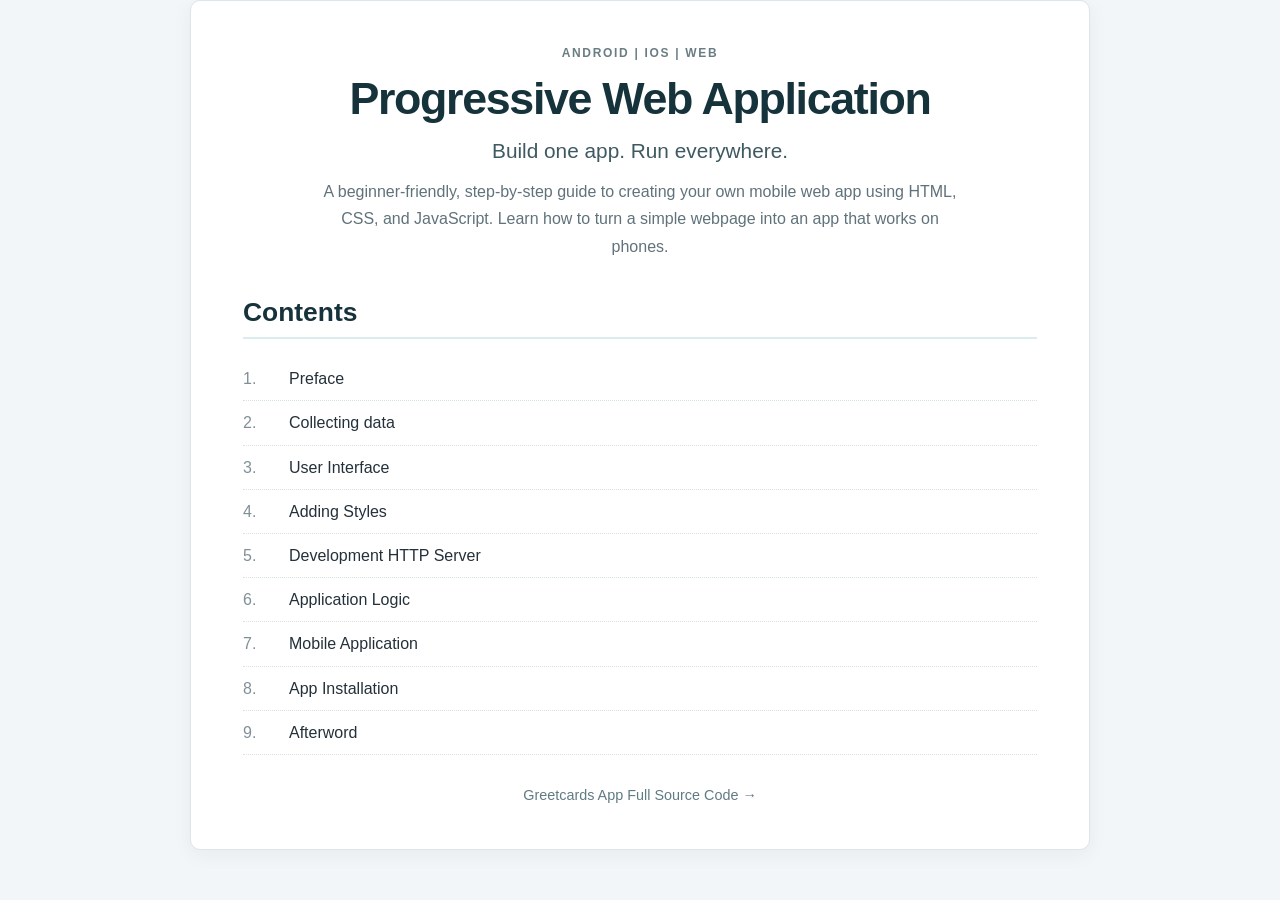
<file: book/contents.html>
<!DOCTYPE html>
<html lang="en">
<head>
    <meta charset="UTF-8">
    <meta name="viewport" content="width=device-width, initial-scale=1.0">
    <title>Progressive Web Application - PWA</title>
    <meta name="description" content="A beginner-friendly, step-by-step guide to creating your own mobile-friendly web app using HTML, CSS, and JavaScript. Learn how to turn a simple webpage into an app that works on phones.">
    <link rel="stylesheet" href="style.css">
</head>
<body>
    <main class="book book-index">
        <header class="book-header">
            <div class="book-kicker">ANDROID | IOS | WEB</div>
            <h1>Progressive Web Application</h1>
            <p class="subtitle">Build one app. Run everywhere.</p>
            <p class="description">
                A beginner-friendly, step-by-step guide to creating your own mobile web app using
                HTML, CSS, and JavaScript. Learn how to turn a simple webpage into an app that works on phones.
            </p>
        </header>
        <section class="contents">
            <h2>Contents</h2>
            <ol>
                <li><a href="preface.html"><span>1.</span>Preface</a></li>
                <li><a href="data.html"><span>2.</span>Collecting data</a></li>
                <li><a href="ui.html"><span>3.</span>User Interface</a></li>
                <li><a href="styles.html"><span>4.</span>Adding Styles</a></li>
                <li><a href="server.html"><span>5.</span>Development HTTP Server</a></li>
                <li><a href="app.html"><span>6.</span>Application Logic</a></li>
                <li><a href="pwa.html"><span>7.</span>Mobile Application</a></li>
                <li><a href="install.html"><span>8.</span>App Installation</a></li>
                <li><a href="afterword.html"><span>9.</span>Afterword</a></li>
            </ol>
        </section>
        <div class="book-navigation book-navigation-center">
            <a href="https://github.com/maksimKorzh/pwa">Greetcards App Full Source Code →</a>
        </div>
    </main>
</body>
</html>
</file>
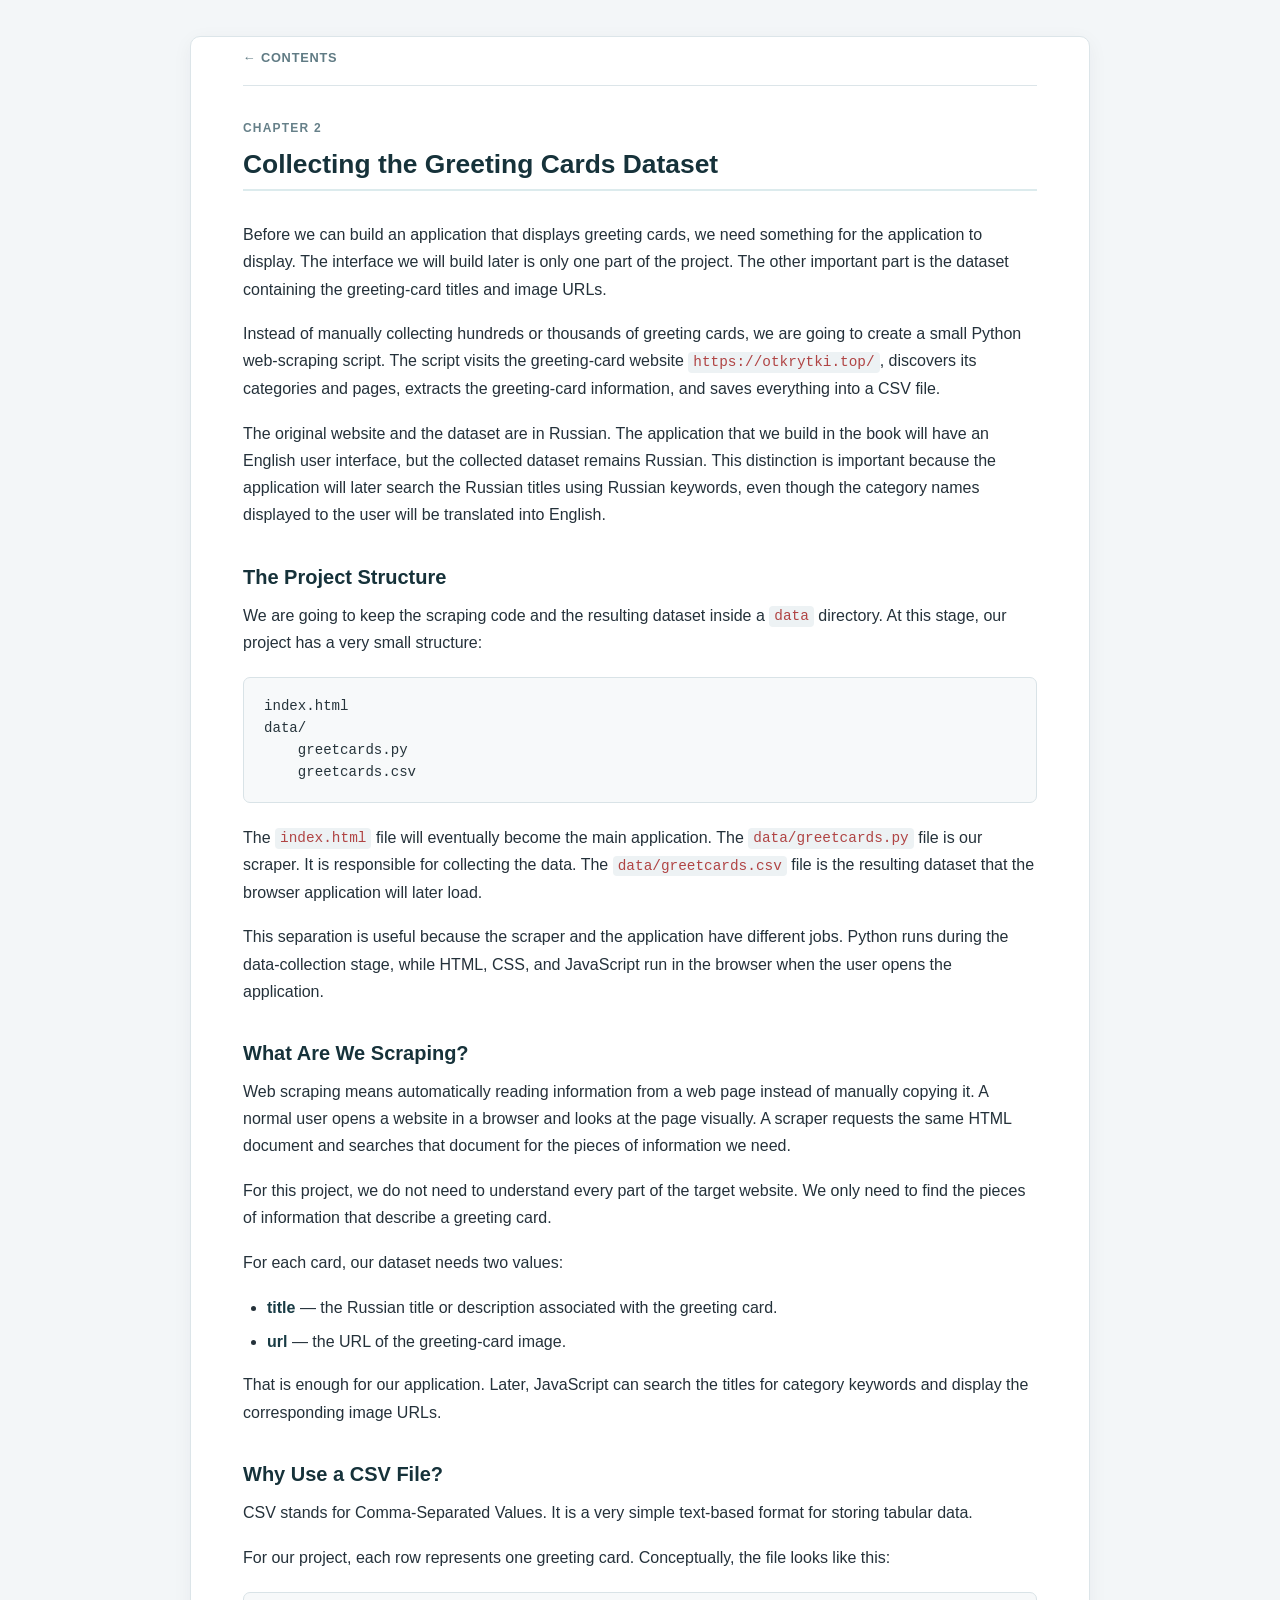
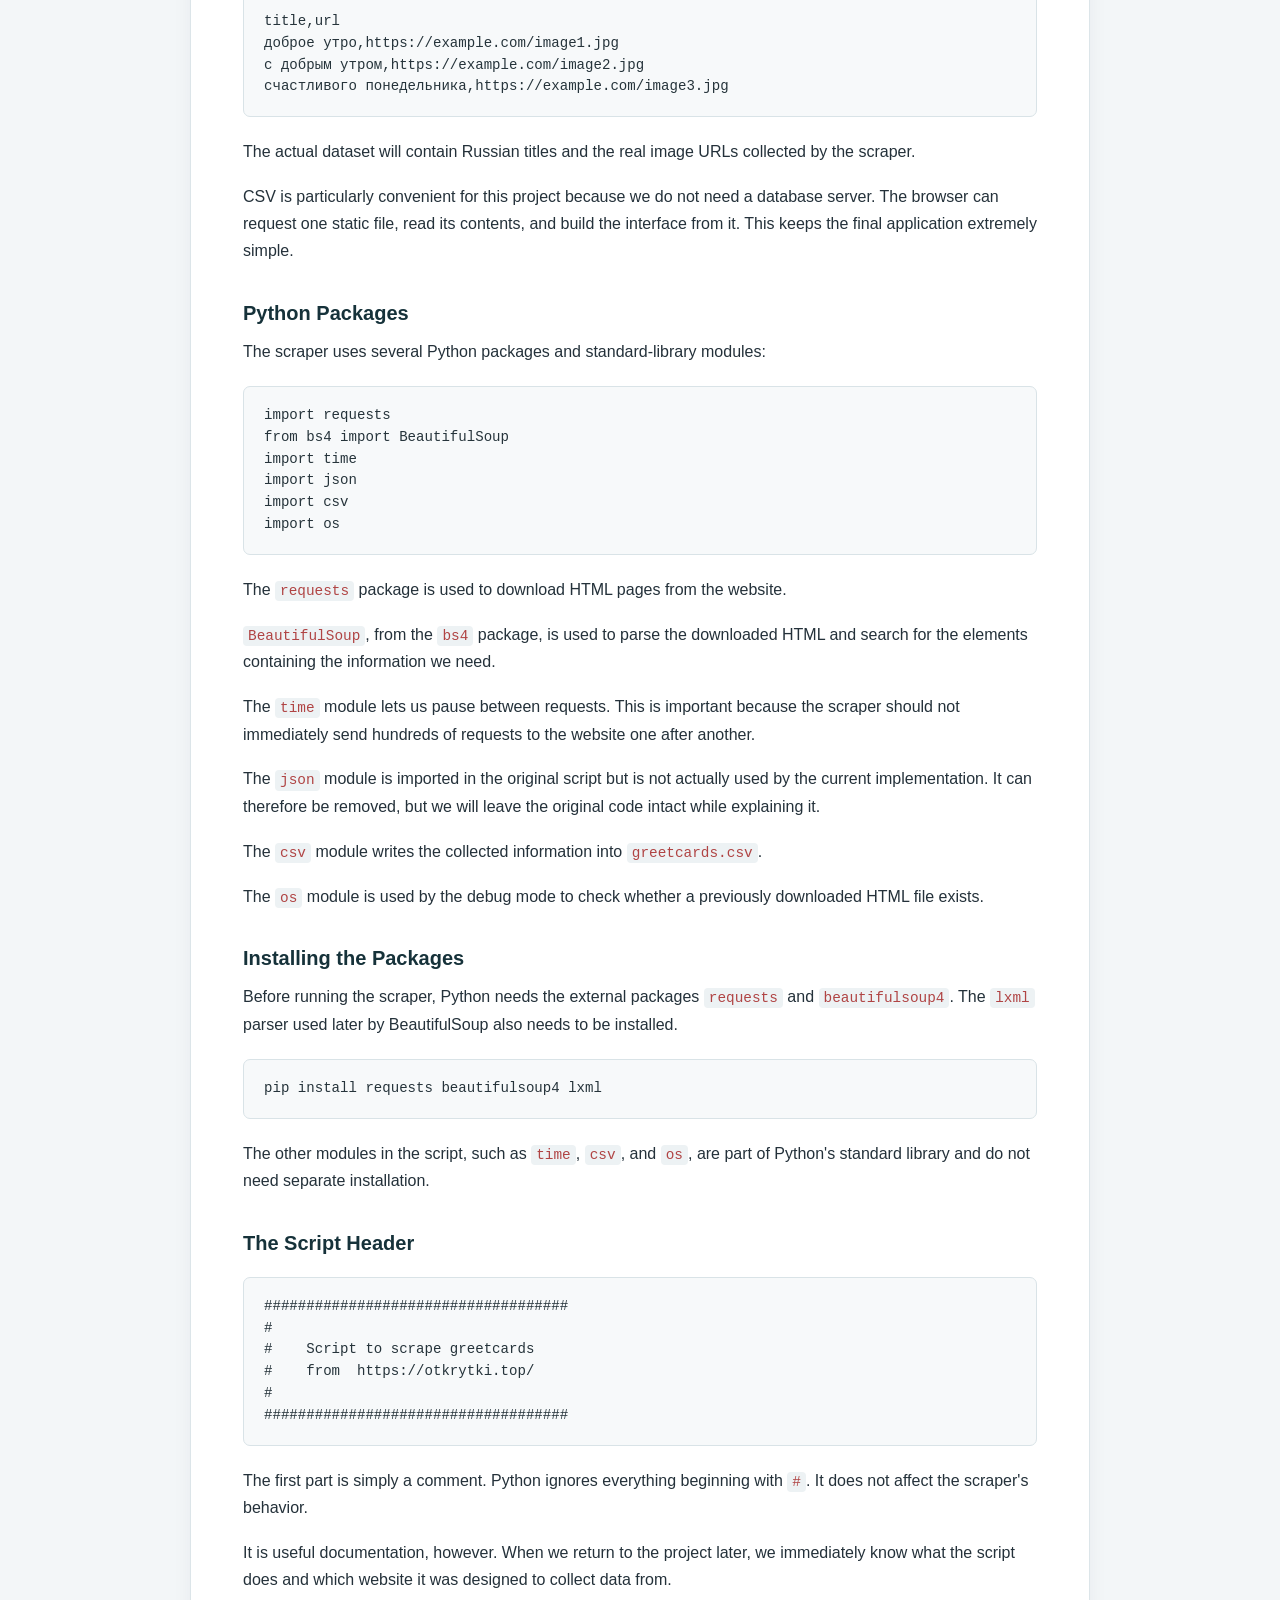
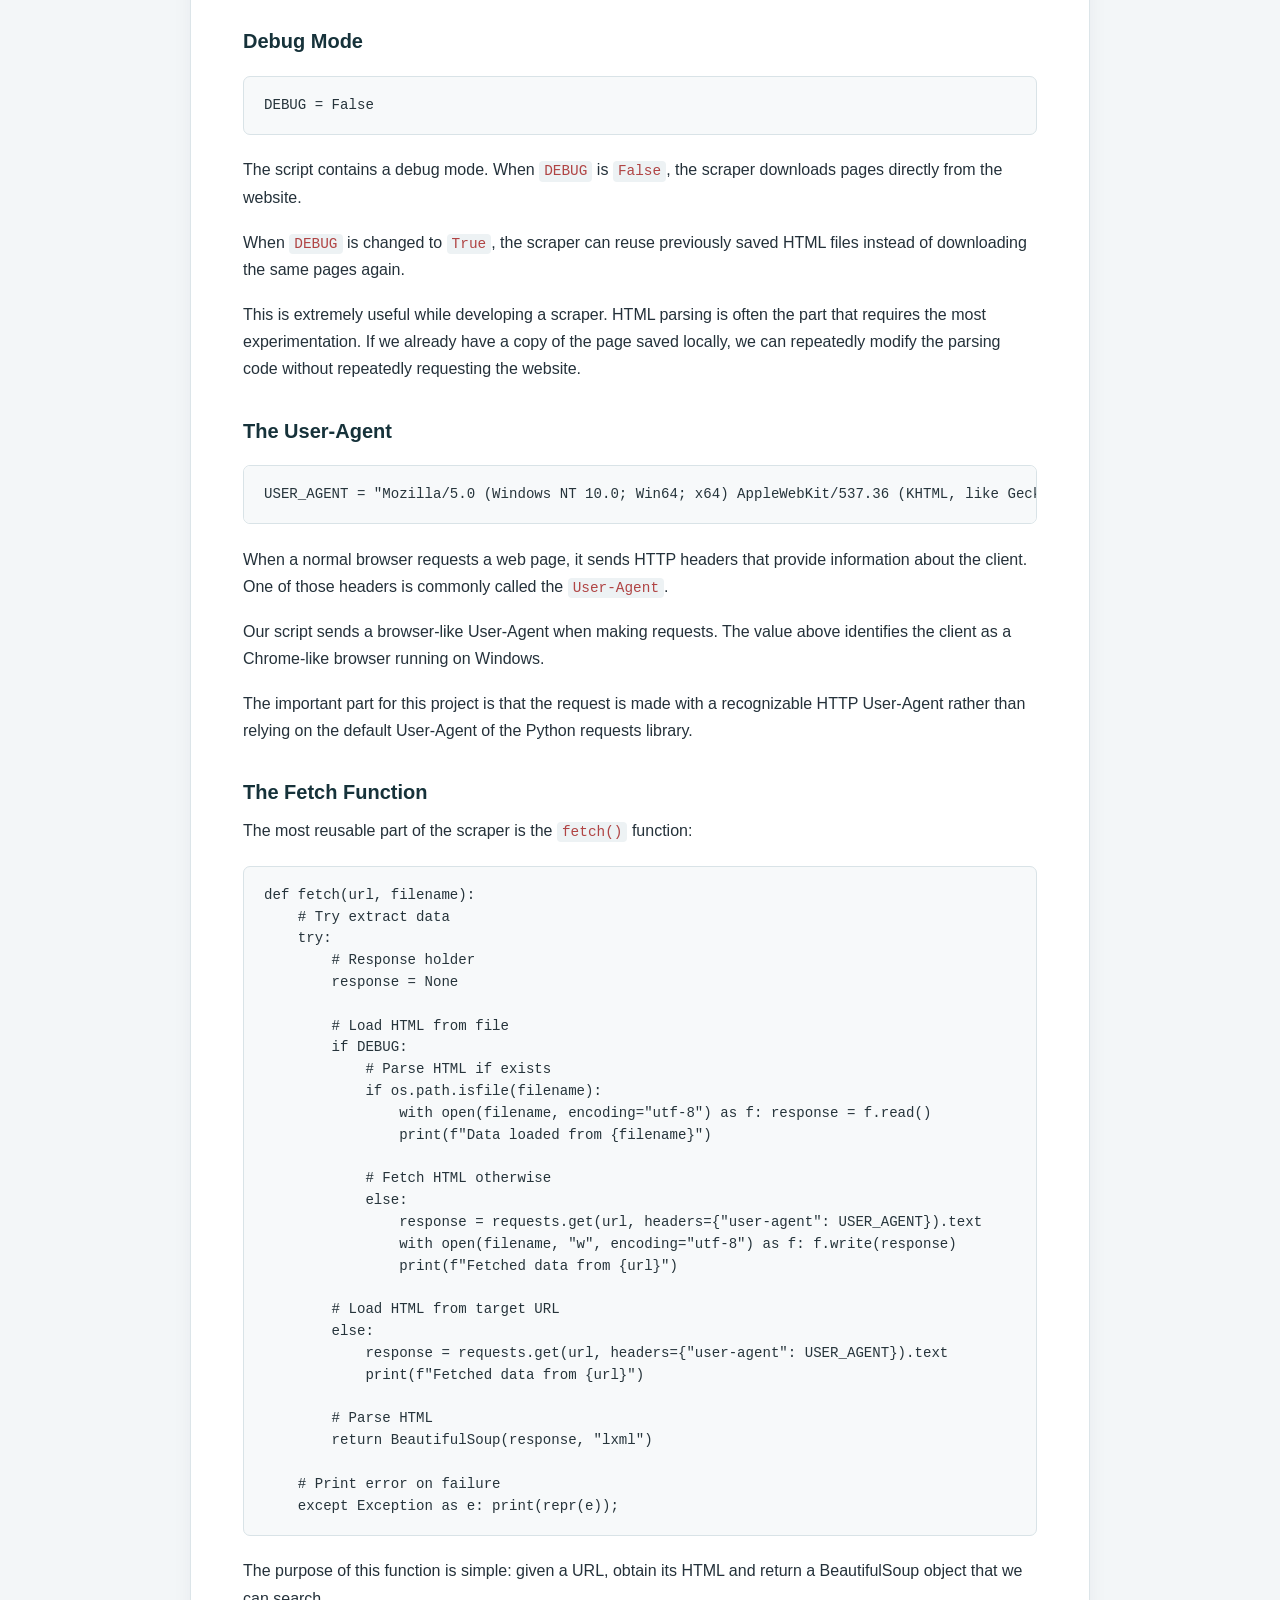
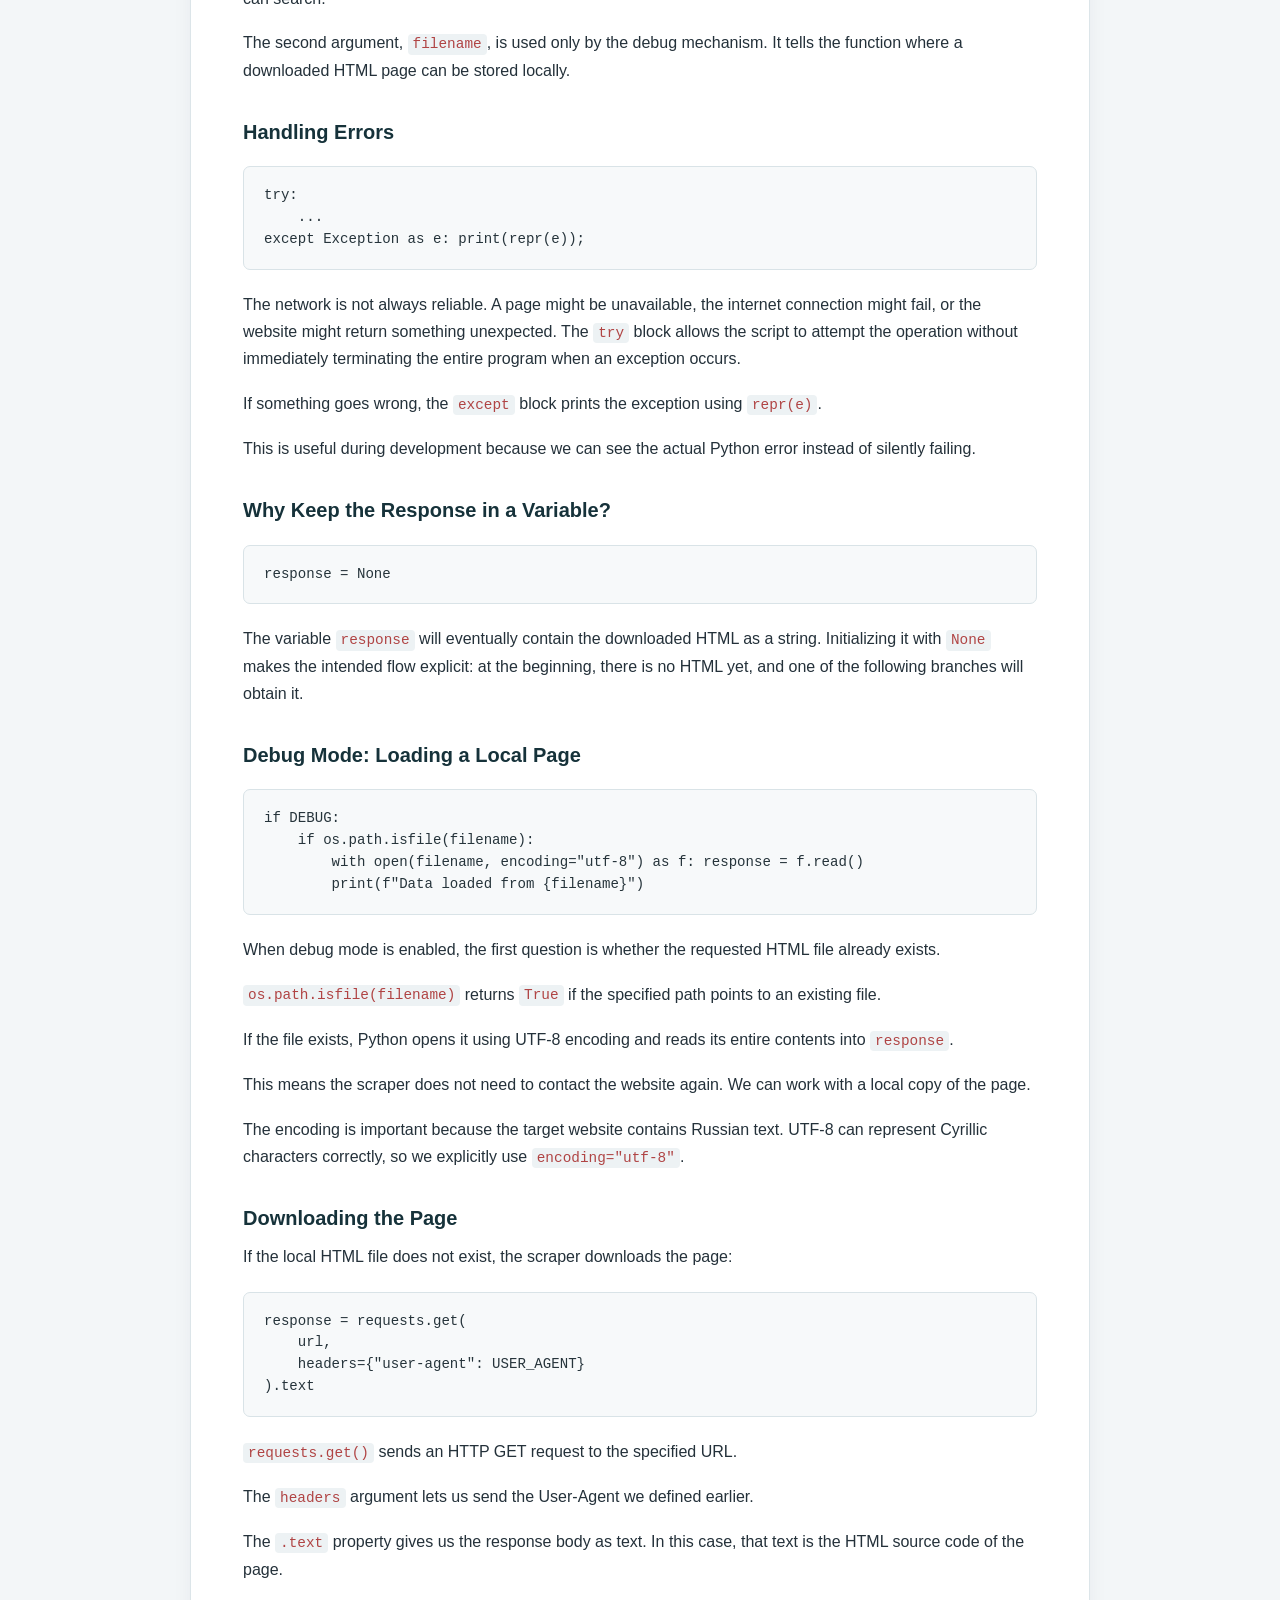
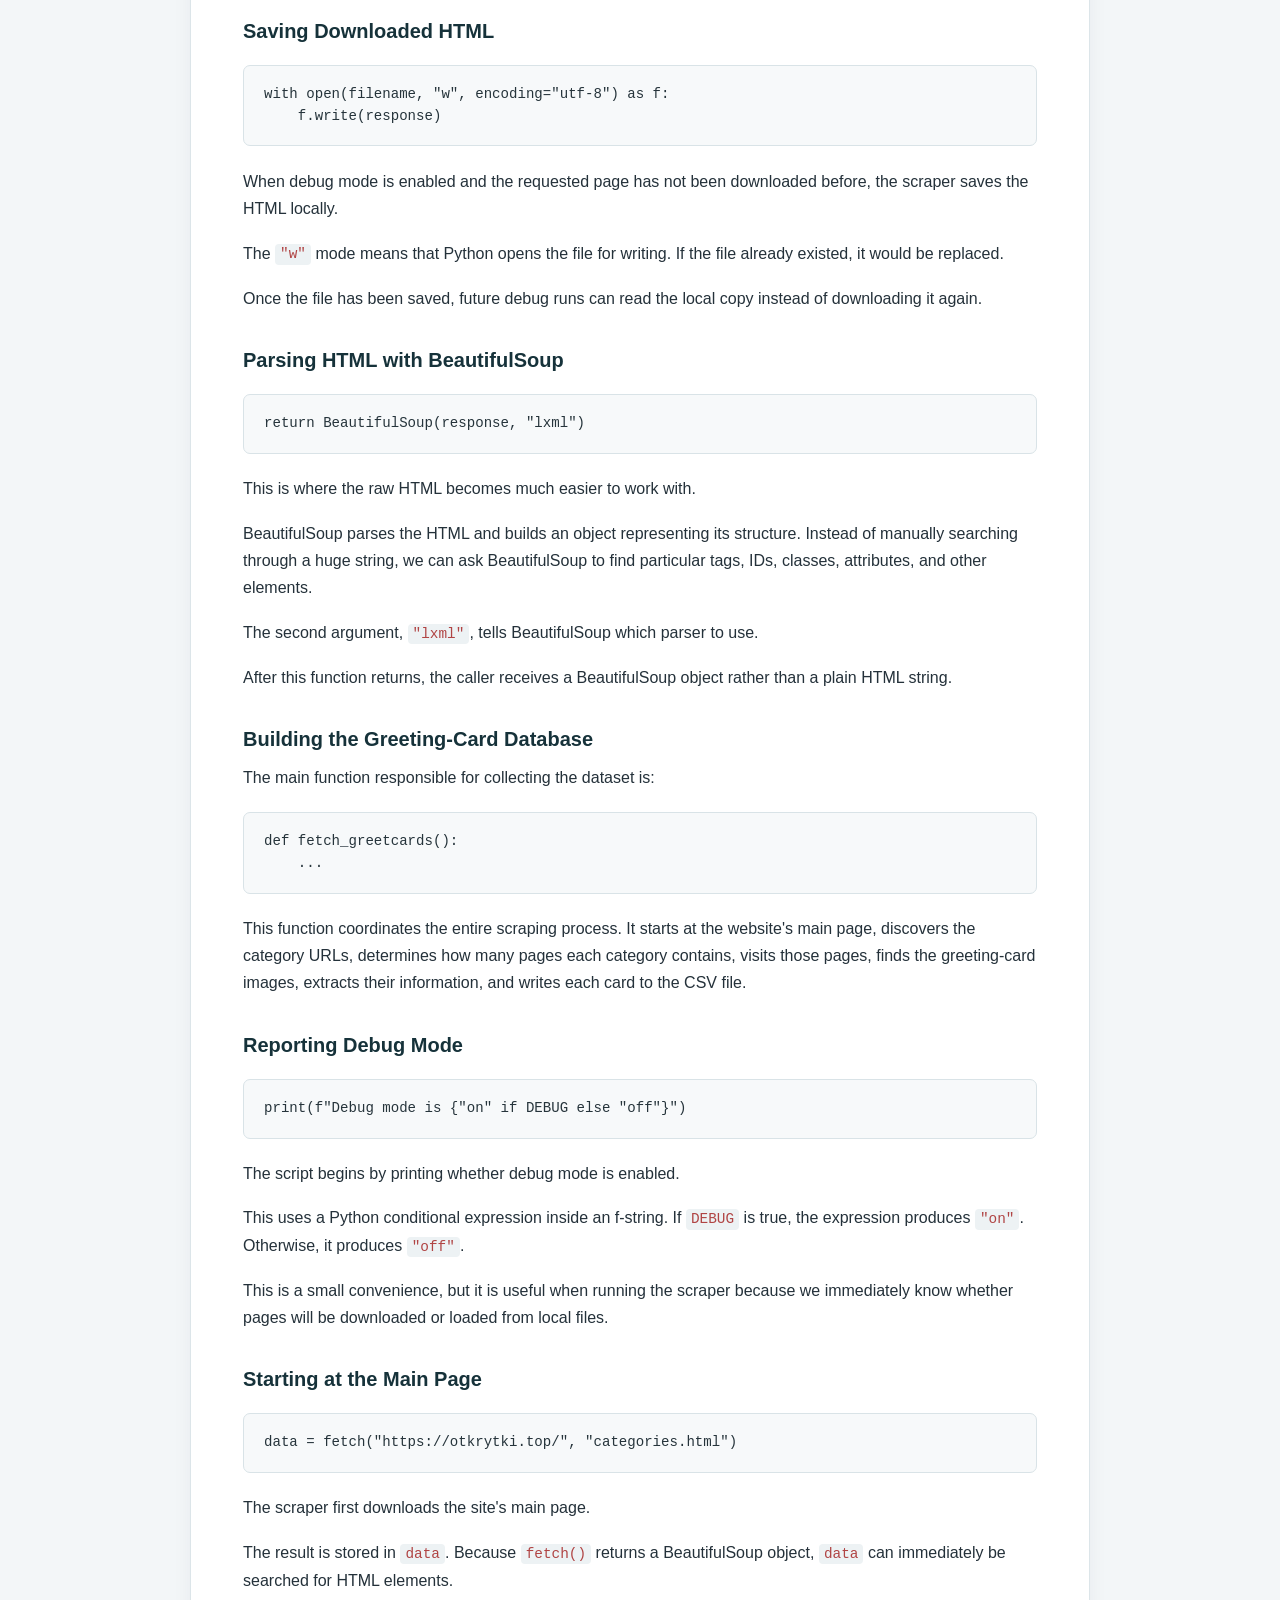
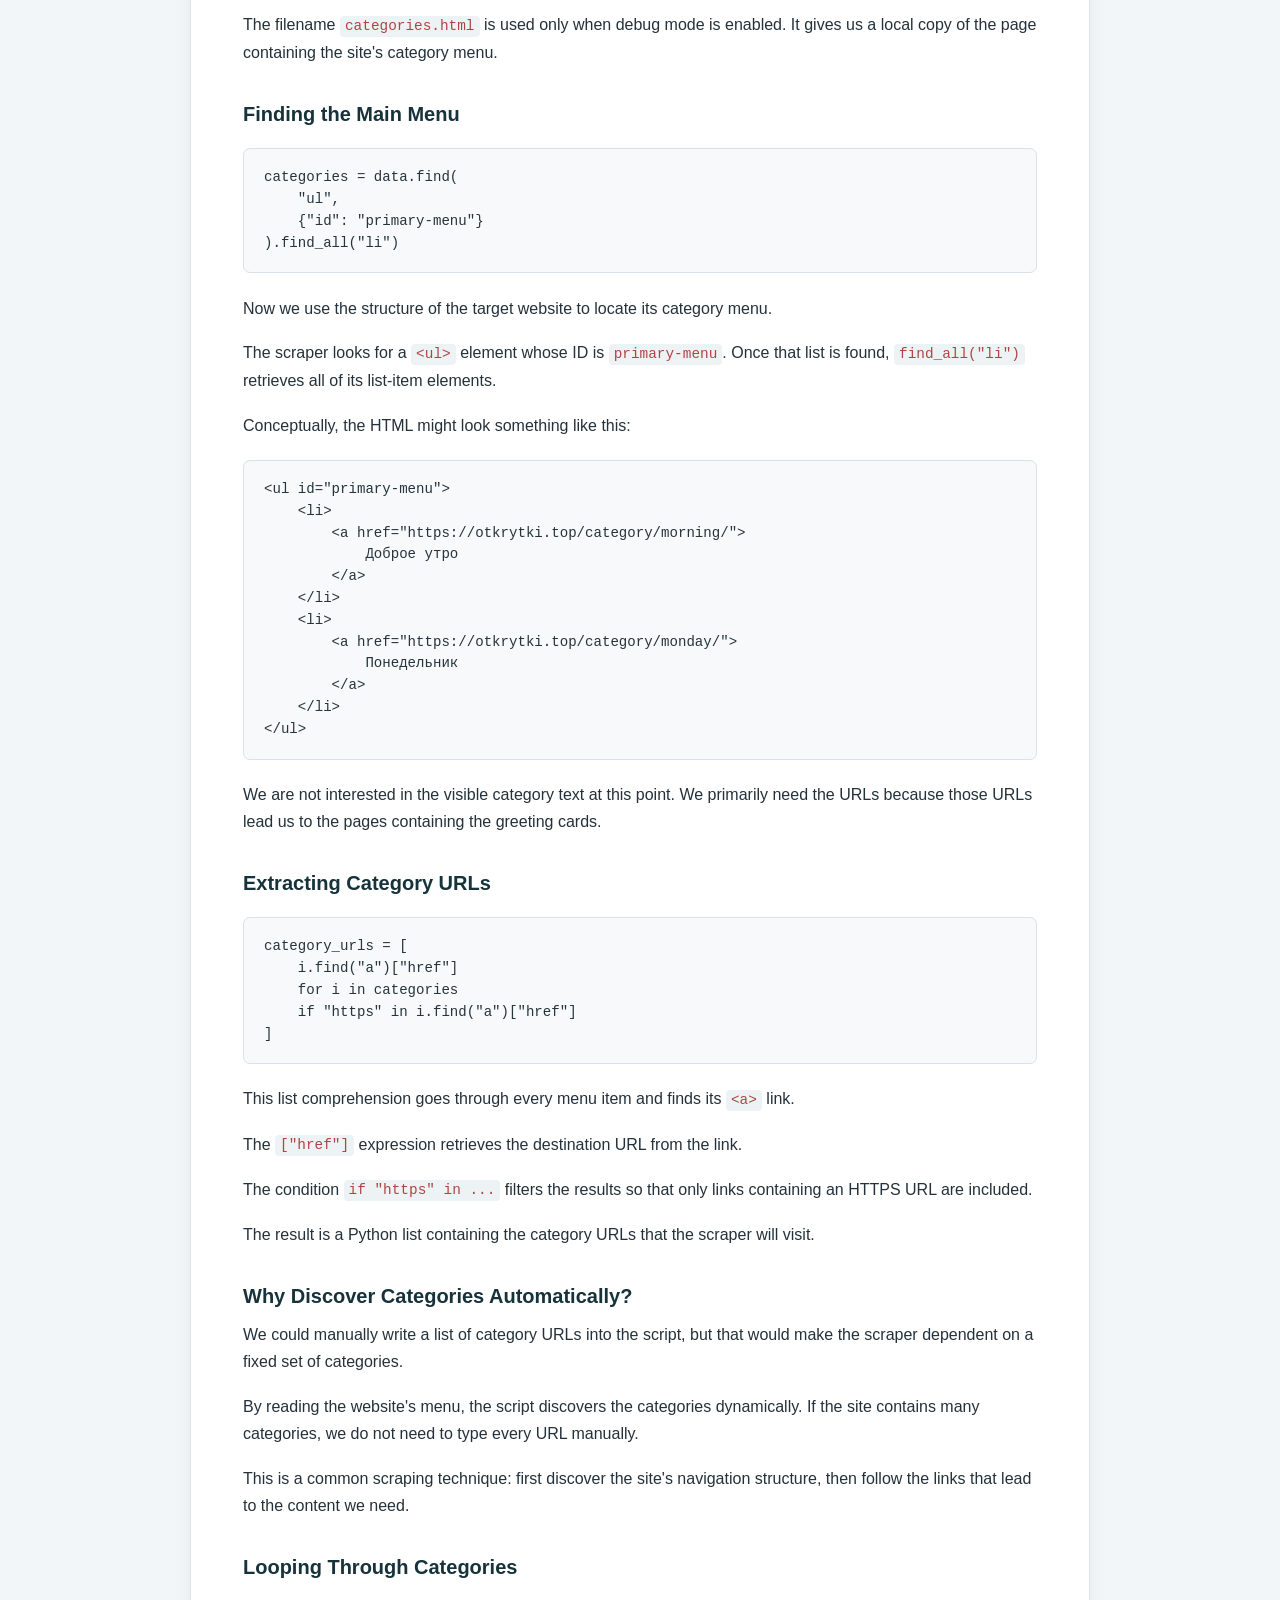
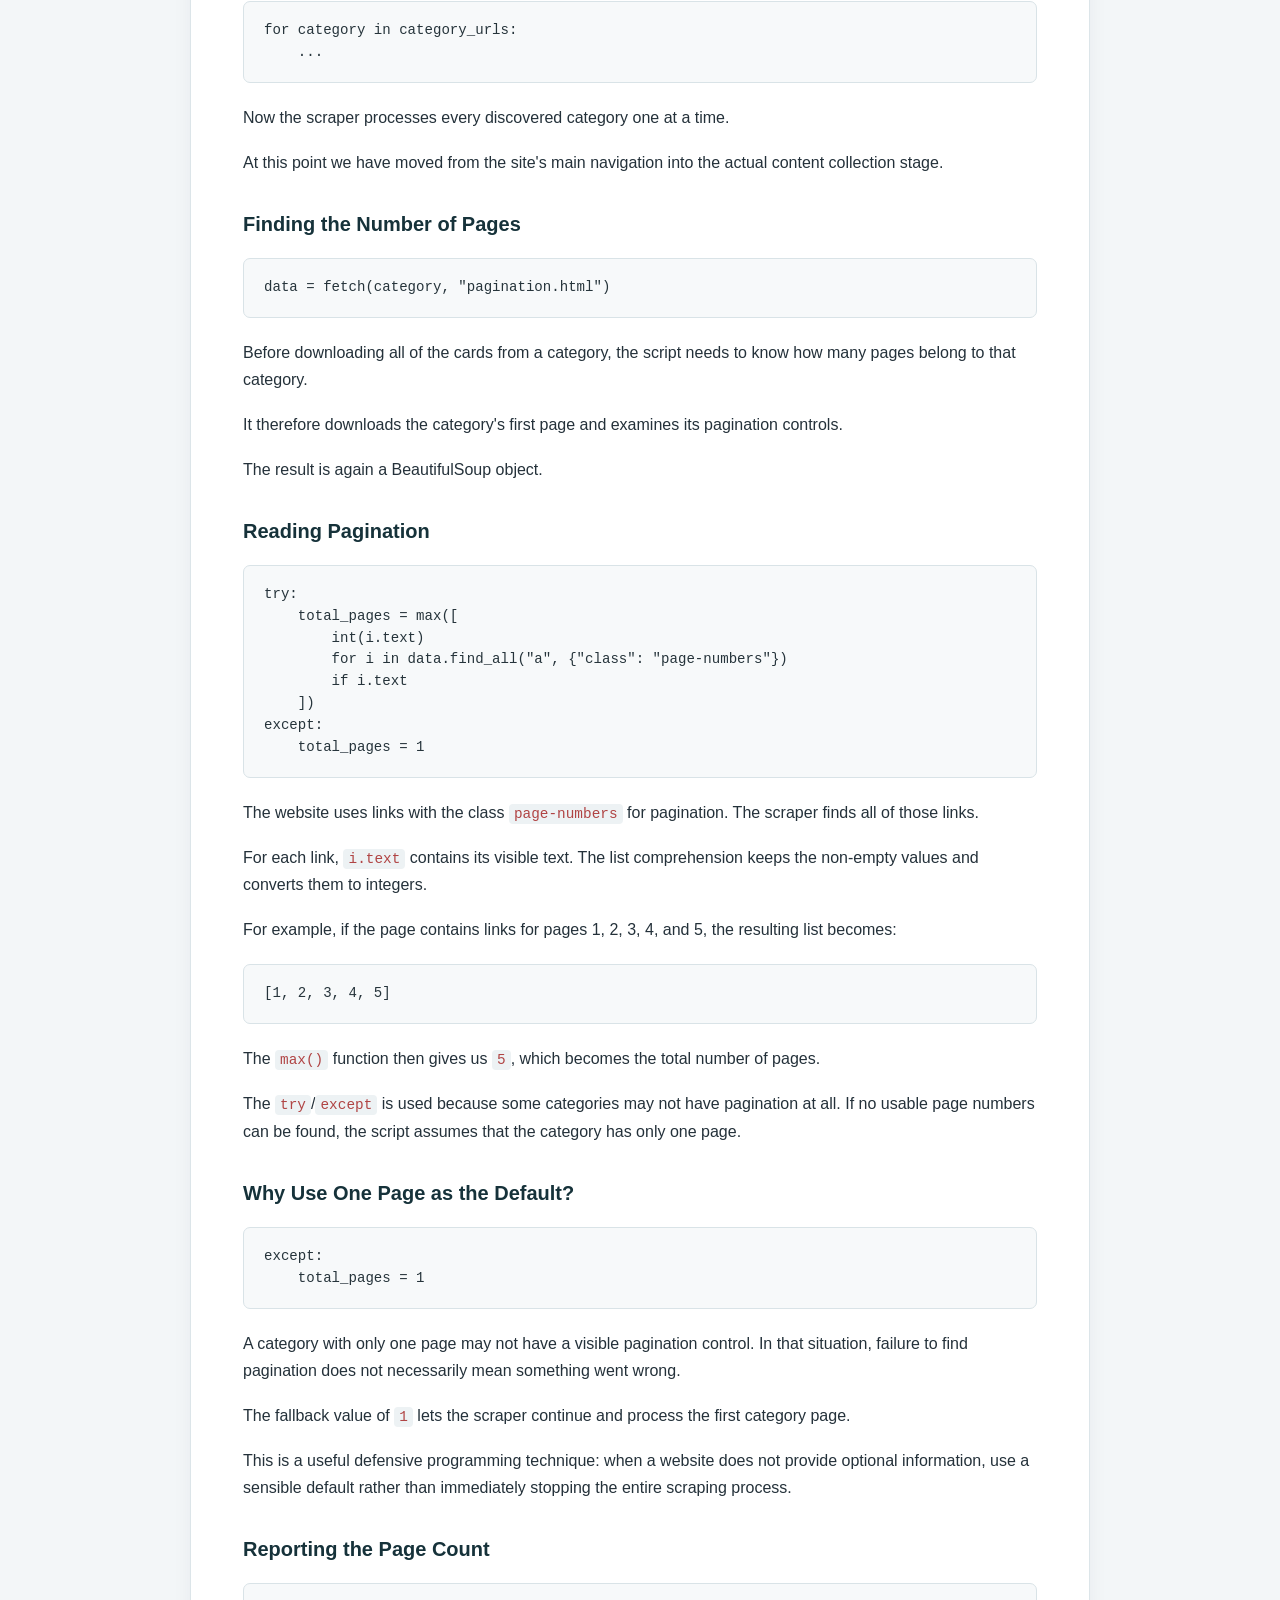
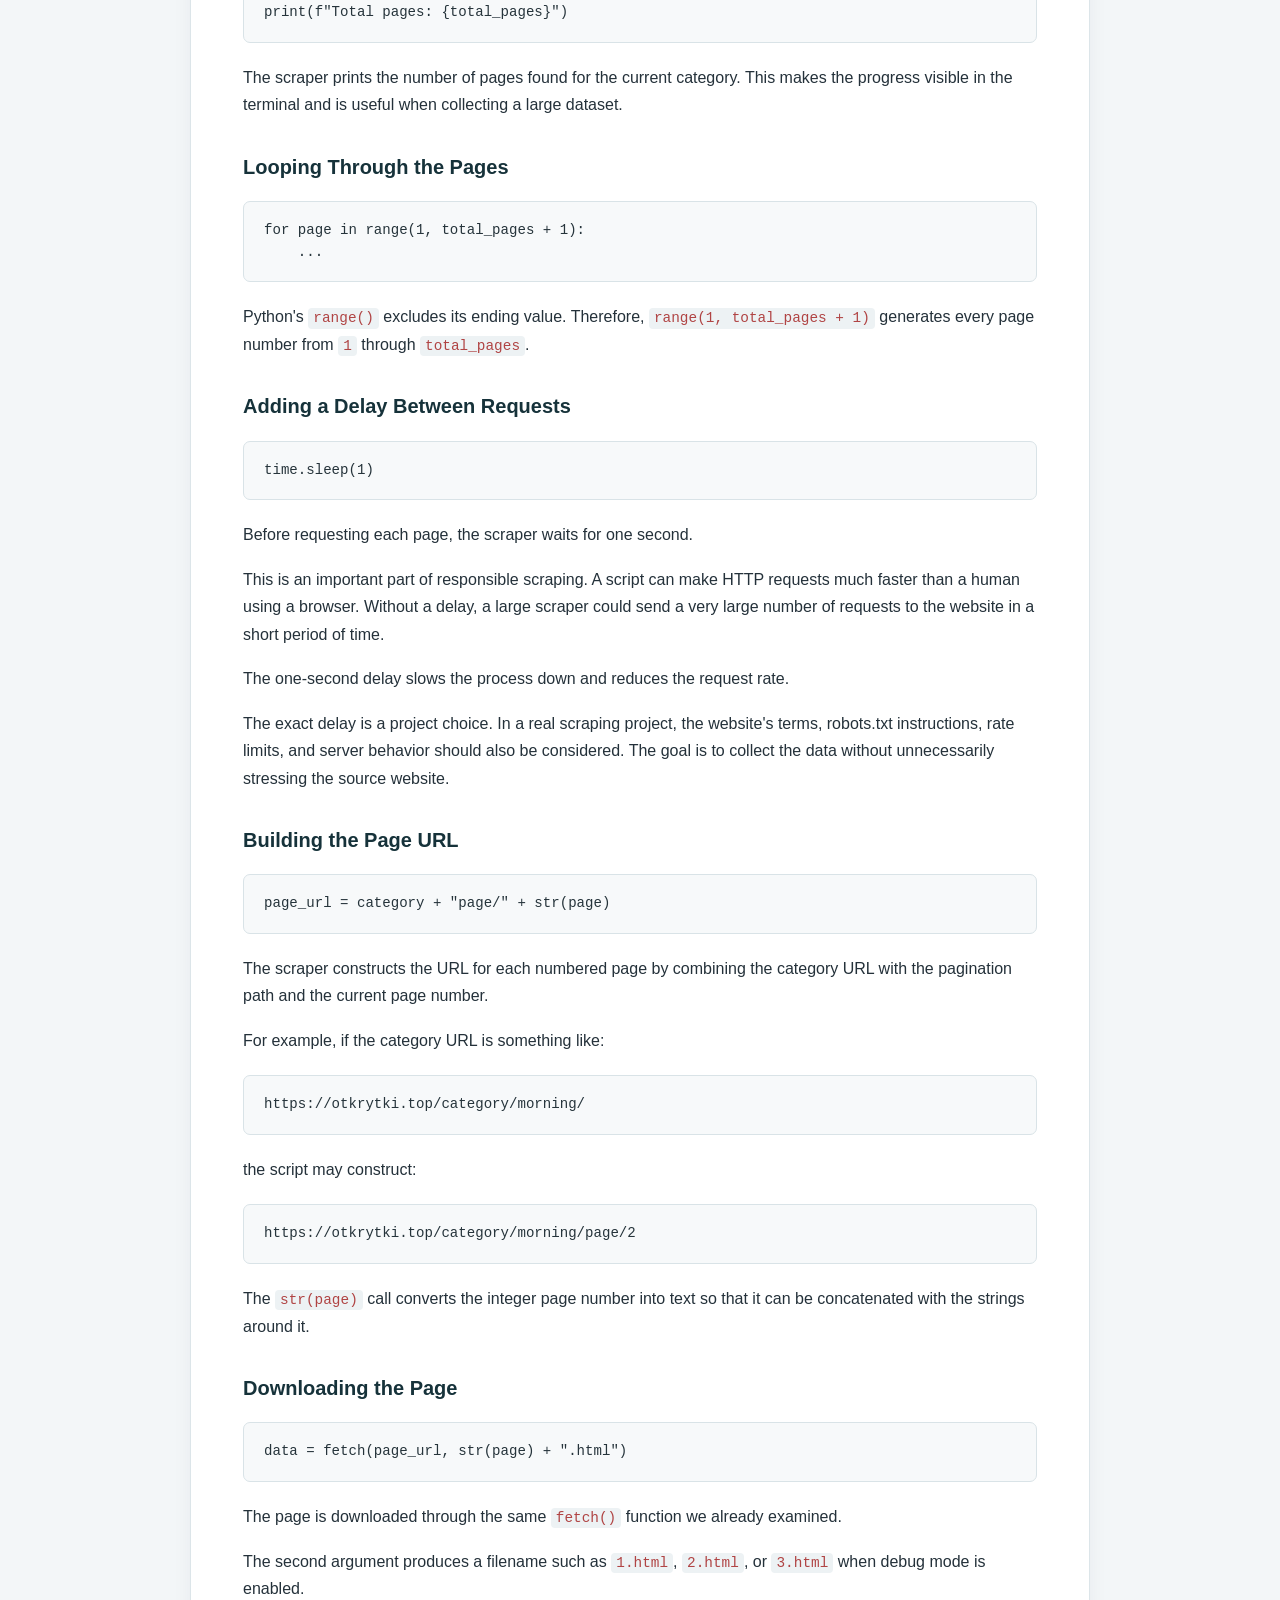
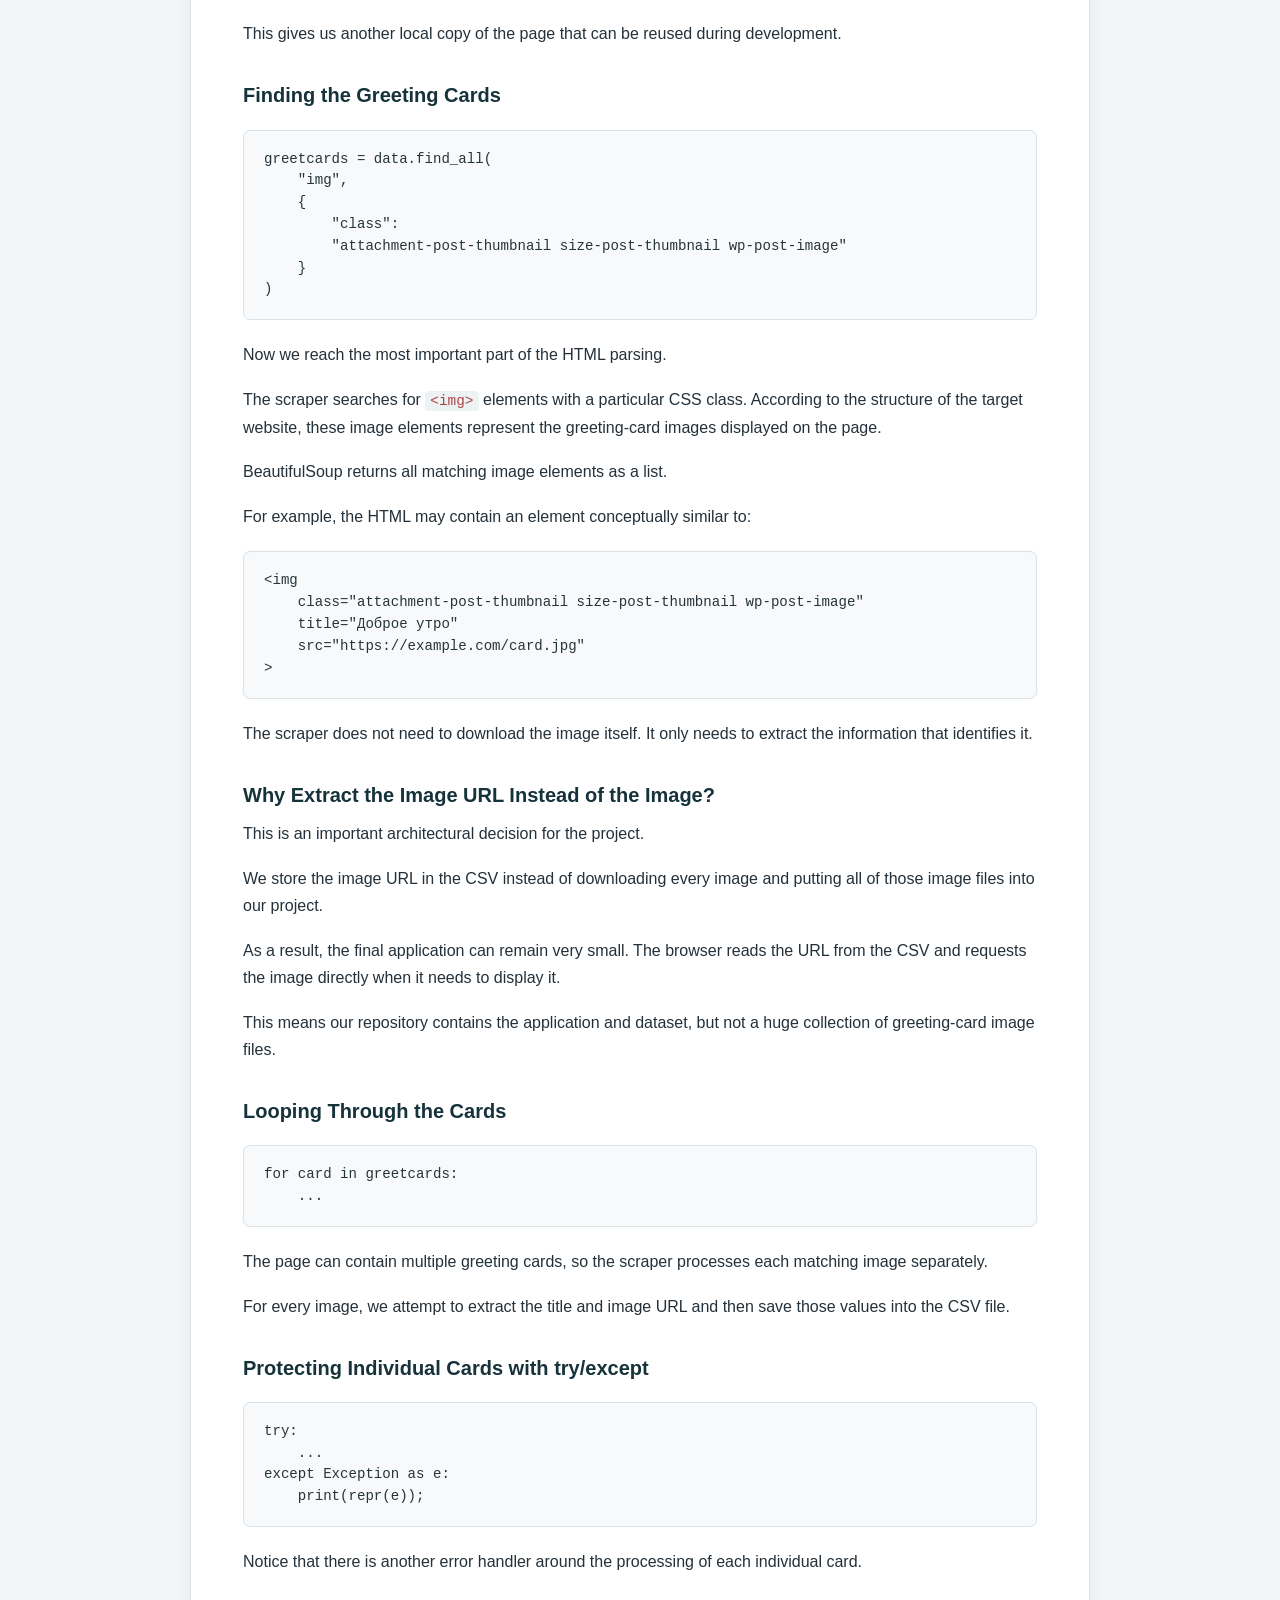
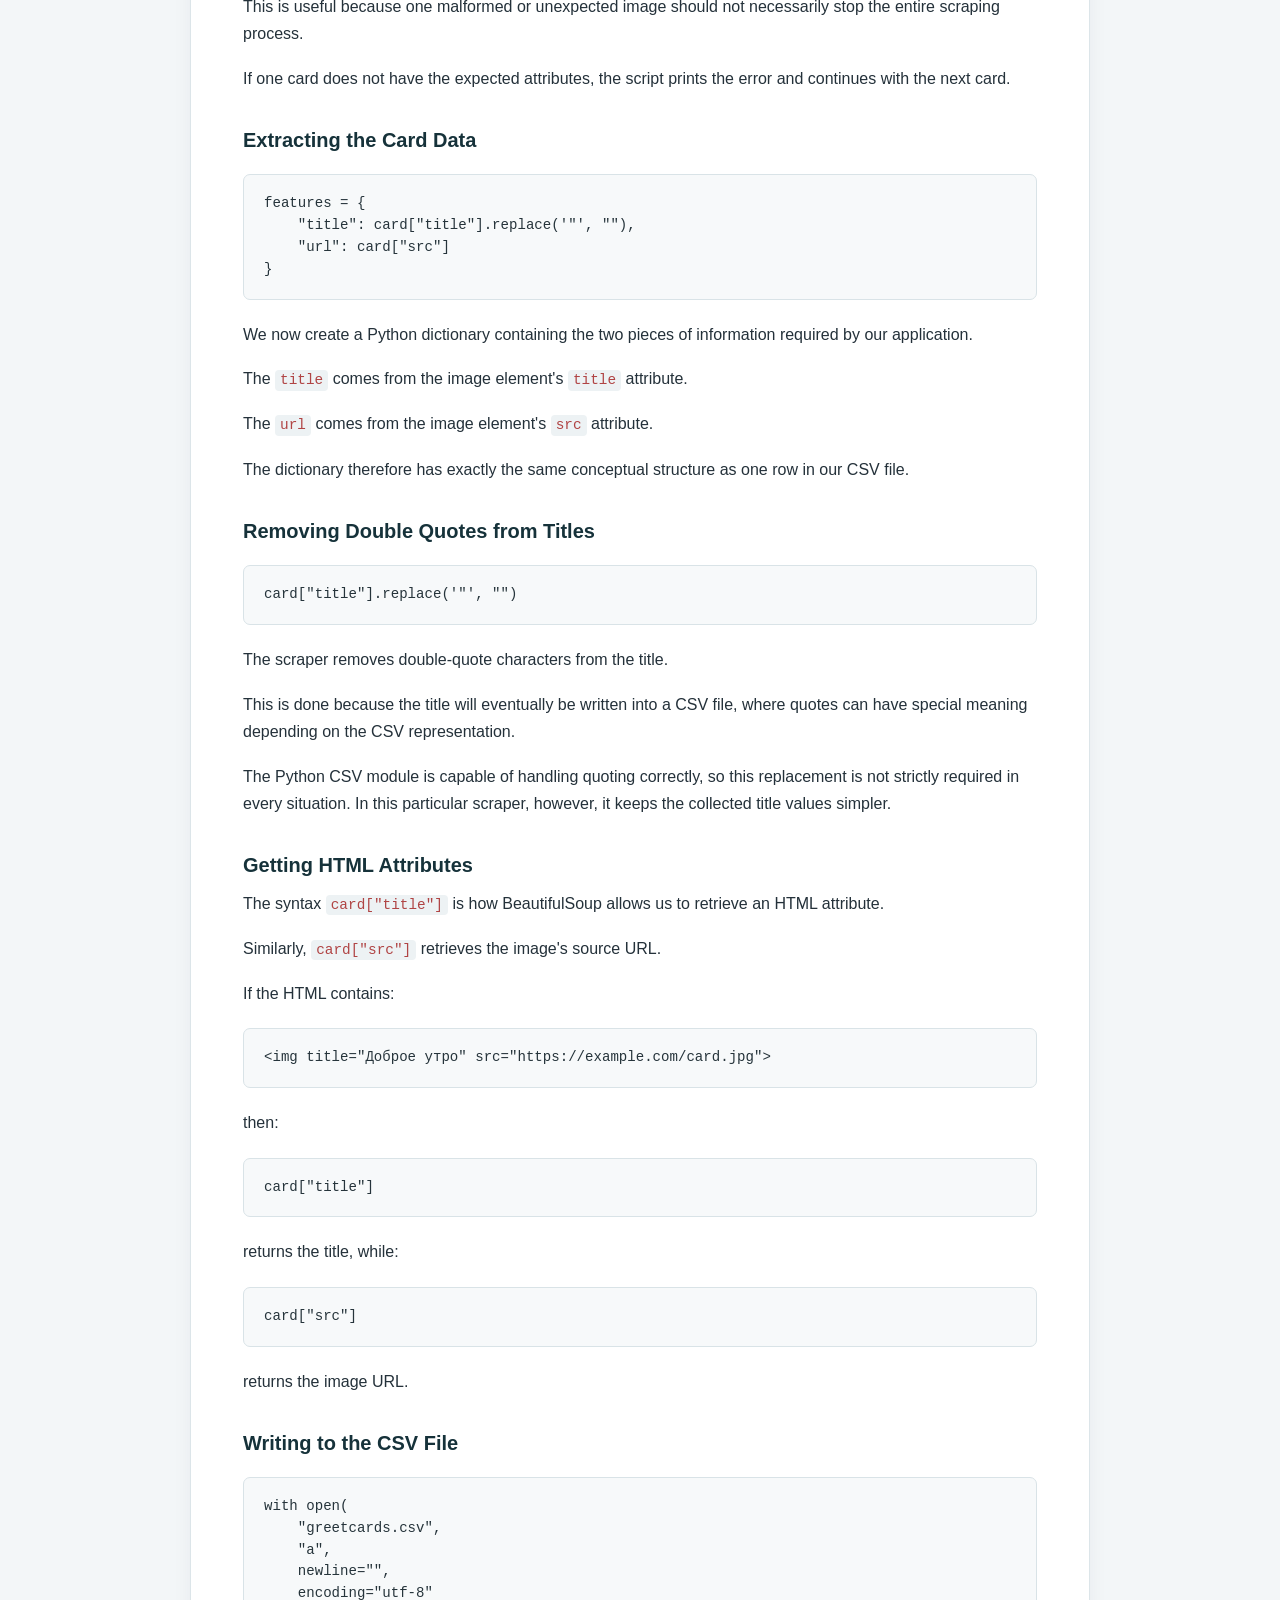
<file: book/data.html>
<!DOCTYPE html>
<html lang="en">
<head>
    <meta charset="UTF-8">
    <meta name="viewport" content="width=device-width, initial-scale=1.0">
    <title>Collecting Data — PWA</title>
    <link rel="stylesheet" href="style.css">
</head>
<body>
    <main class="book">
        <article class="chapter">
            <nav class="chapter-nav">
                <a href="contents.html">← Contents</a>
            </nav>
            <div class="chapter-label">Chapter 2</div>
            <h2>Collecting the Greeting Cards Dataset</h2>
            <p>Before we can build an application that displays greeting cards, we need something for the application to display. The interface we will build later is only one part of the project. The other important part is the dataset containing the greeting-card titles and image URLs.</p>
            <p>Instead of manually collecting hundreds or thousands of greeting cards, we are going to create a small Python web-scraping script. The script visits the greeting-card website <code>https://otkrytki.top/</code>, discovers its categories and pages, extracts the greeting-card information, and saves everything into a CSV file.</p>
            <p>The original website and the dataset are in Russian. The application that we build in the book will have an English user interface, but the collected dataset remains Russian. This distinction is important because the application will later search the Russian titles using Russian keywords, even though the category names displayed to the user will be translated into English.</p>
            <h3>The Project Structure</h3>
            <p>We are going to keep the scraping code and the resulting dataset inside a <code>data</code> directory. At this stage, our project has a very small structure:</p>
            <pre><code>index.html
data/
    greetcards.py
    greetcards.csv</code></pre>
            <p>The <code>index.html</code> file will eventually become the main application. The <code>data/greetcards.py</code> file is our scraper. It is responsible for collecting the data. The <code>data/greetcards.csv</code> file is the resulting dataset that the browser application will later load.</p>
            <p>This separation is useful because the scraper and the application have different jobs. Python runs during the data-collection stage, while HTML, CSS, and JavaScript run in the browser when the user opens the application.</p>
            <h3>What Are We Scraping?</h3>
            <p>Web scraping means automatically reading information from a web page instead of manually copying it. A normal user opens a website in a browser and looks at the page visually. A scraper requests the same HTML document and searches that document for the pieces of information we need.</p>
            <p>For this project, we do not need to understand every part of the target website. We only need to find the pieces of information that describe a greeting card.</p>
            <p>For each card, our dataset needs two values:</p>
            <ul>
                <li><strong>title</strong> — the Russian title or description associated with the greeting card.</li>
                <li><strong>url</strong> — the URL of the greeting-card image.</li>
            </ul>
            <p>That is enough for our application. Later, JavaScript can search the titles for category keywords and display the corresponding image URLs.</p>
            <h3>Why Use a CSV File?</h3>
            <p>CSV stands for Comma-Separated Values. It is a very simple text-based format for storing tabular data.</p>
            <p>For our project, each row represents one greeting card. Conceptually, the file looks like this:</p>
            <pre><code>title,url
доброе утро,https://example.com/image1.jpg
с добрым утром,https://example.com/image2.jpg
счастливого понедельника,https://example.com/image3.jpg</code></pre>
            <p>The actual dataset will contain Russian titles and the real image URLs collected by the scraper.</p>
            <p>CSV is particularly convenient for this project because we do not need a database server. The browser can request one static file, read its contents, and build the interface from it. This keeps the final application extremely simple.</p>
            <h3>Python Packages</h3>
            <p>The scraper uses several Python packages and standard-library modules:</p>
            <pre><code>import requests
from bs4 import BeautifulSoup
import time
import json
import csv
import os</code></pre>
            <p>The <code>requests</code> package is used to download HTML pages from the website.</p>
            <p><code>BeautifulSoup</code>, from the <code>bs4</code> package, is used to parse the downloaded HTML and search for the elements containing the information we need.</p>
            <p>The <code>time</code> module lets us pause between requests. This is important because the scraper should not immediately send hundreds of requests to the website one after another.</p>
            <p>The <code>json</code> module is imported in the original script but is not actually used by the current implementation. It can therefore be removed, but we will leave the original code intact while explaining it.</p>
            <p>The <code>csv</code> module writes the collected information into <code>greetcards.csv</code>.</p>
            <p>The <code>os</code> module is used by the debug mode to check whether a previously downloaded HTML file exists.</p>
            <h3>Installing the Packages</h3>
            <p>Before running the scraper, Python needs the external packages <code>requests</code> and <code>beautifulsoup4</code>. The <code>lxml</code> parser used later by BeautifulSoup also needs to be installed.</p>
            <pre><code>pip install requests beautifulsoup4 lxml</code></pre>
            <p>The other modules in the script, such as <code>time</code>, <code>csv</code>, and <code>os</code>, are part of Python's standard library and do not need separate installation.</p>
            <h3>The Script Header</h3>
            <pre><code>####################################
#
#    Script to scrape greetcards
#    from  https://otkrytki.top/
#
####################################</code></pre>
            <p>The first part is simply a comment. Python ignores everything beginning with <code>#</code>. It does not affect the scraper's behavior.</p>
            <p>It is useful documentation, however. When we return to the project later, we immediately know what the script does and which website it was designed to collect data from.</p>
            <h3>Debug Mode</h3>
            <pre><code>DEBUG = False</code></pre>
            <p>The script contains a debug mode. When <code>DEBUG</code> is <code>False</code>, the scraper downloads pages directly from the website.</p>
            <p>When <code>DEBUG</code> is changed to <code>True</code>, the scraper can reuse previously saved HTML files instead of downloading the same pages again.</p>
            <p>This is extremely useful while developing a scraper. HTML parsing is often the part that requires the most experimentation. If we already have a copy of the page saved locally, we can repeatedly modify the parsing code without repeatedly requesting the website.</p>
            <h3>The User-Agent</h3>
            <pre><code>USER_AGENT = "Mozilla/5.0 (Windows NT 10.0; Win64; x64) AppleWebKit/537.36 (KHTML, like Gecko) Chrome/153.0.0.0 Safari/537.36"</code></pre>
            <p>When a normal browser requests a web page, it sends HTTP headers that provide information about the client. One of those headers is commonly called the <code>User-Agent</code>.</p>
            <p>Our script sends a browser-like User-Agent when making requests. The value above identifies the client as a Chrome-like browser running on Windows.</p>
            <p>The important part for this project is that the request is made with a recognizable HTTP User-Agent rather than relying on the default User-Agent of the Python requests library.</p>
            <h3>The Fetch Function</h3>
            <p>The most reusable part of the scraper is the <code>fetch()</code> function:</p>
            <pre><code>def fetch(url, filename):
    # Try extract data
    try:
        # Response holder
        response = None

        # Load HTML from file
        if DEBUG:
            # Parse HTML if exists
            if os.path.isfile(filename):
                with open(filename, encoding="utf-8") as f: response = f.read()
                print(f"Data loaded from {filename}")
            
            # Fetch HTML otherwise
            else:
                response = requests.get(url, headers={"user-agent": USER_AGENT}).text
                with open(filename, "w", encoding="utf-8") as f: f.write(response)
                print(f"Fetched data from {url}")

        # Load HTML from target URL
        else:
            response = requests.get(url, headers={"user-agent": USER_AGENT}).text
            print(f"Fetched data from {url}")
        
        # Parse HTML
        return BeautifulSoup(response, "lxml")

    # Print error on failure
    except Exception as e: print(repr(e));</code></pre>
            <p>The purpose of this function is simple: given a URL, obtain its HTML and return a BeautifulSoup object that we can search.</p>
            <p>The second argument, <code>filename</code>, is used only by the debug mechanism. It tells the function where a downloaded HTML page can be stored locally.</p>
            <h3>Handling Errors</h3>
            <pre><code>try:
    ...
except Exception as e: print(repr(e));</code></pre>
            <p>The network is not always reliable. A page might be unavailable, the internet connection might fail, or the website might return something unexpected. The <code>try</code> block allows the script to attempt the operation without immediately terminating the entire program when an exception occurs.</p>
            <p>If something goes wrong, the <code>except</code> block prints the exception using <code>repr(e)</code>.</p>
            <p>This is useful during development because we can see the actual Python error instead of silently failing.</p>
            <h3>Why Keep the Response in a Variable?</h3>
            <pre><code>response = None</code></pre>
            <p>The variable <code>response</code> will eventually contain the downloaded HTML as a string. Initializing it with <code>None</code> makes the intended flow explicit: at the beginning, there is no HTML yet, and one of the following branches will obtain it.</p>
            <h3>Debug Mode: Loading a Local Page</h3>
            <pre><code>if DEBUG:
    if os.path.isfile(filename):
        with open(filename, encoding="utf-8") as f: response = f.read()
        print(f"Data loaded from {filename}")</code></pre>
            <p>When debug mode is enabled, the first question is whether the requested HTML file already exists.</p>
            <p><code>os.path.isfile(filename)</code> returns <code>True</code> if the specified path points to an existing file.</p>
            <p>If the file exists, Python opens it using UTF-8 encoding and reads its entire contents into <code>response</code>.</p>
            <p>This means the scraper does not need to contact the website again. We can work with a local copy of the page.</p>
            <p>The encoding is important because the target website contains Russian text. UTF-8 can represent Cyrillic characters correctly, so we explicitly use <code>encoding="utf-8"</code>.</p>
            <h3>Downloading the Page</h3>
            <p>If the local HTML file does not exist, the scraper downloads the page:</p>
            <pre><code>response = requests.get(
    url,
    headers={"user-agent": USER_AGENT}
).text</code></pre>
            <p><code>requests.get()</code> sends an HTTP GET request to the specified URL.</p>
            <p>The <code>headers</code> argument lets us send the User-Agent we defined earlier.</p>
            <p>The <code>.text</code> property gives us the response body as text. In this case, that text is the HTML source code of the page.</p>
            <h3>Saving Downloaded HTML</h3>
            <pre><code>with open(filename, "w", encoding="utf-8") as f:
    f.write(response)</code></pre>
            <p>When debug mode is enabled and the requested page has not been downloaded before, the scraper saves the HTML locally.</p>
            <p>The <code>"w"</code> mode means that Python opens the file for writing. If the file already existed, it would be replaced.</p>
            <p>Once the file has been saved, future debug runs can read the local copy instead of downloading it again.</p>
            <h3>Parsing HTML with BeautifulSoup</h3>
            <pre><code>return BeautifulSoup(response, "lxml")</code></pre>
            <p>This is where the raw HTML becomes much easier to work with.</p>
            <p>BeautifulSoup parses the HTML and builds an object representing its structure. Instead of manually searching through a huge string, we can ask BeautifulSoup to find particular tags, IDs, classes, attributes, and other elements.</p>
            <p>The second argument, <code>"lxml"</code>, tells BeautifulSoup which parser to use.</p>
            <p>After this function returns, the caller receives a BeautifulSoup object rather than a plain HTML string.</p>
            <h3>Building the Greeting-Card Database</h3>
            <p>The main function responsible for collecting the dataset is:</p>
            <pre><code>def fetch_greetcards():
    ...</code></pre>
            <p>This function coordinates the entire scraping process. It starts at the website's main page, discovers the category URLs, determines how many pages each category contains, visits those pages, finds the greeting-card images, extracts their information, and writes each card to the CSV file.</p>
            <h3>Reporting Debug Mode</h3>
            <pre><code>print(f"Debug mode is {"on" if DEBUG else "off"}")</code></pre>
            <p>The script begins by printing whether debug mode is enabled.</p>
            <p>This uses a Python conditional expression inside an f-string. If <code>DEBUG</code> is true, the expression produces <code>"on"</code>. Otherwise, it produces <code>"off"</code>.</p>
            <p>This is a small convenience, but it is useful when running the scraper because we immediately know whether pages will be downloaded or loaded from local files.</p>
            <h3>Starting at the Main Page</h3>
            <pre><code>data = fetch("https://otkrytki.top/", "categories.html")</code></pre>
            <p>The scraper first downloads the site's main page.</p>
            <p>The result is stored in <code>data</code>. Because <code>fetch()</code> returns a BeautifulSoup object, <code>data</code> can immediately be searched for HTML elements.</p>
            <p>The filename <code>categories.html</code> is used only when debug mode is enabled. It gives us a local copy of the page containing the site's category menu.</p>
            <h3>Finding the Main Menu</h3>
            <pre><code>categories = data.find(
    "ul",
    {"id": "primary-menu"}
).find_all("li")</code></pre>
            <p>Now we use the structure of the target website to locate its category menu.</p>
            <p>The scraper looks for a <code>&lt;ul&gt;</code> element whose ID is <code>primary-menu</code>. Once that list is found, <code>find_all("li")</code> retrieves all of its list-item elements.</p>
            <p>Conceptually, the HTML might look something like this:</p>
            <pre><code>&lt;ul id="primary-menu"&gt;
    &lt;li&gt;
        &lt;a href="https://otkrytki.top/category/morning/"&gt;
            Доброе утро
        &lt;/a&gt;
    &lt;/li&gt;
    &lt;li&gt;
        &lt;a href="https://otkrytki.top/category/monday/"&gt;
            Понедельник
        &lt;/a&gt;
    &lt;/li&gt;
&lt;/ul&gt;</code></pre>
            <p>We are not interested in the visible category text at this point. We primarily need the URLs because those URLs lead us to the pages containing the greeting cards.</p>
            <h3>Extracting Category URLs</h3>
            <pre><code>category_urls = [
    i.find("a")["href"]
    for i in categories
    if "https" in i.find("a")["href"]
]</code></pre>
            <p>This list comprehension goes through every menu item and finds its <code>&lt;a&gt;</code> link.</p>
            <p>The <code>["href"]</code> expression retrieves the destination URL from the link.</p>
            <p>The condition <code>if "https" in ...</code> filters the results so that only links containing an HTTPS URL are included.</p>
            <p>The result is a Python list containing the category URLs that the scraper will visit.</p>
            <h3>Why Discover Categories Automatically?</h3>
            <p>We could manually write a list of category URLs into the script, but that would make the scraper dependent on a fixed set of categories.</p>
            <p>By reading the website's menu, the script discovers the categories dynamically. If the site contains many categories, we do not need to type every URL manually.</p>
            <p>This is a common scraping technique: first discover the site's navigation structure, then follow the links that lead to the content we need.</p>
            <h3>Looping Through Categories</h3>
            <pre><code>for category in category_urls:
    ...</code></pre>
            <p>Now the scraper processes every discovered category one at a time.</p>
            <p>At this point we have moved from the site's main navigation into the actual content collection stage.</p>
            <h3>Finding the Number of Pages</h3>
            <pre><code>data = fetch(category, "pagination.html")</code></pre>
            <p>Before downloading all of the cards from a category, the script needs to know how many pages belong to that category.</p>
            <p>It therefore downloads the category's first page and examines its pagination controls.</p>
            <p>The result is again a BeautifulSoup object.</p>
            <h3>Reading Pagination</h3>
            <pre><code>try:
    total_pages = max([
        int(i.text)
        for i in data.find_all("a", {"class": "page-numbers"})
        if i.text
    ])
except:
    total_pages = 1</code></pre>
            <p>The website uses links with the class <code>page-numbers</code> for pagination. The scraper finds all of those links.</p>
            <p>For each link, <code>i.text</code> contains its visible text. The list comprehension keeps the non-empty values and converts them to integers.</p>
            <p>For example, if the page contains links for pages 1, 2, 3, 4, and 5, the resulting list becomes:</p>
            <pre><code>[1, 2, 3, 4, 5]</code></pre>
            <p>The <code>max()</code> function then gives us <code>5</code>, which becomes the total number of pages.</p>
            <p>The <code>try</code>/<code>except</code> is used because some categories may not have pagination at all. If no usable page numbers can be found, the script assumes that the category has only one page.</p>
            <h3>Why Use One Page as the Default?</h3>
            <pre><code>except:
    total_pages = 1</code></pre>
            <p>A category with only one page may not have a visible pagination control. In that situation, failure to find pagination does not necessarily mean something went wrong.</p>
            <p>The fallback value of <code>1</code> lets the scraper continue and process the first category page.</p>
            <p>This is a useful defensive programming technique: when a website does not provide optional information, use a sensible default rather than immediately stopping the entire scraping process.</p>
            <h3>Reporting the Page Count</h3>
            <pre><code>print(f"Total pages: {total_pages}")</code></pre>
            <p>The scraper prints the number of pages found for the current category. This makes the progress visible in the terminal and is useful when collecting a large dataset.</p>
            <h3>Looping Through the Pages</h3>
            <pre><code>for page in range(1, total_pages + 1):
    ...</code></pre>
            <p>Python's <code>range()</code> excludes its ending value. Therefore, <code>range(1, total_pages + 1)</code> generates every page number from <code>1</code> through <code>total_pages</code>.</p>
            <h3>Adding a Delay Between Requests</h3>
            <pre><code>time.sleep(1)</code></pre>
            <p>Before requesting each page, the scraper waits for one second.</p>
            <p>This is an important part of responsible scraping. A script can make HTTP requests much faster than a human using a browser. Without a delay, a large scraper could send a very large number of requests to the website in a short period of time.</p>
            <p>The one-second delay slows the process down and reduces the request rate.</p>
            <p>The exact delay is a project choice. In a real scraping project, the website's terms, robots.txt instructions, rate limits, and server behavior should also be considered. The goal is to collect the data without unnecessarily stressing the source website.</p>
            <h3>Building the Page URL</h3>
            <pre><code>page_url = category + "page/" + str(page)</code></pre>
            <p>The scraper constructs the URL for each numbered page by combining the category URL with the pagination path and the current page number.</p>
            <p>For example, if the category URL is something like:</p>
            <pre><code>https://otkrytki.top/category/morning/</code></pre>
            <p>the script may construct:</p>
            <pre><code>https://otkrytki.top/category/morning/page/2</code></pre>
            <p>The <code>str(page)</code> call converts the integer page number into text so that it can be concatenated with the strings around it.</p>
            <h3>Downloading the Page</h3>
            <pre><code>data = fetch(page_url, str(page) + ".html")</code></pre>
            <p>The page is downloaded through the same <code>fetch()</code> function we already examined.</p>
            <p>The second argument produces a filename such as <code>1.html</code>, <code>2.html</code>, or <code>3.html</code> when debug mode is enabled.</p>
            <p>This gives us another local copy of the page that can be reused during development.</p>
            <h3>Finding the Greeting Cards</h3>
            <pre><code>greetcards = data.find_all(
    "img",
    {
        "class":
        "attachment-post-thumbnail size-post-thumbnail wp-post-image"
    }
)</code></pre>
            <p>Now we reach the most important part of the HTML parsing.</p>
            <p>The scraper searches for <code>&lt;img&gt;</code> elements with a particular CSS class. According to the structure of the target website, these image elements represent the greeting-card images displayed on the page.</p>
            <p>BeautifulSoup returns all matching image elements as a list.</p>
            <p>For example, the HTML may contain an element conceptually similar to:</p>
            <pre><code>&lt;img
    class="attachment-post-thumbnail size-post-thumbnail wp-post-image"
    title="Доброе утро"
    src="https://example.com/card.jpg"
&gt;</code></pre>
            <p>The scraper does not need to download the image itself. It only needs to extract the information that identifies it.</p>
            <h3>Why Extract the Image URL Instead of the Image?</h3>
            <p>This is an important architectural decision for the project.</p>
            <p>We store the image URL in the CSV instead of downloading every image and putting all of those image files into our project.</p>
            <p>As a result, the final application can remain very small. The browser reads the URL from the CSV and requests the image directly when it needs to display it.</p>
            <p>This means our repository contains the application and dataset, but not a huge collection of greeting-card image files.</p>
            <h3>Looping Through the Cards</h3>
            <pre><code>for card in greetcards:
    ...</code></pre>
            <p>The page can contain multiple greeting cards, so the scraper processes each matching image separately.</p>
            <p>For every image, we attempt to extract the title and image URL and then save those values into the CSV file.</p>
            <h3>Protecting Individual Cards with try/except</h3>
            <pre><code>try:
    ...
except Exception as e:
    print(repr(e));</code></pre>
            <p>Notice that there is another error handler around the processing of each individual card.</p>
            <p>This is useful because one malformed or unexpected image should not necessarily stop the entire scraping process.</p>
            <p>If one card does not have the expected attributes, the script prints the error and continues with the next card.</p>
            <h3>Extracting the Card Data</h3>
            <pre><code>features = {
    "title": card["title"].replace('"', ""),
    "url": card["src"]
}</code></pre>
            <p>We now create a Python dictionary containing the two pieces of information required by our application.</p>
            <p>The <code>title</code> comes from the image element's <code>title</code> attribute.</p>
            <p>The <code>url</code> comes from the image element's <code>src</code> attribute.</p>
            <p>The dictionary therefore has exactly the same conceptual structure as one row in our CSV file.</p>
            <h3>Removing Double Quotes from Titles</h3>
            <pre><code>card["title"].replace('"', "")</code></pre>
            <p>The scraper removes double-quote characters from the title.</p>
            <p>This is done because the title will eventually be written into a CSV file, where quotes can have special meaning depending on the CSV representation.</p>
            <p>The Python CSV module is capable of handling quoting correctly, so this replacement is not strictly required in every situation. In this particular scraper, however, it keeps the collected title values simpler.</p>
            <h3>Getting HTML Attributes</h3>
            <p>The syntax <code>card["title"]</code> is how BeautifulSoup allows us to retrieve an HTML attribute.</p>
            <p>Similarly, <code>card["src"]</code> retrieves the image's source URL.</p>
            <p>If the HTML contains:</p>
            <pre><code>&lt;img title="Доброе утро" src="https://example.com/card.jpg"&gt;</code></pre>
            <p>then:</p>
            <pre><code>card["title"]</code></pre>
            <p>returns the title, while:</p>
            <pre><code>card["src"]</code></pre>
            <p>returns the image URL.</p>
            <h3>Writing to the CSV File</h3>
            <pre><code>with open(
    "greetcards.csv",
    "a",
    newline="",
    encoding="utf-8"
) as f:
    csv_writer = csv.DictWriter(
        f,
        fieldnames=features.keys()
    )
    csv_writer.writerow(features)</code></pre>
            <p>This code opens the CSV file and appends one new row.</p>
            <p>The filename is <code>greetcards.csv</code>. Because the Python scraper lives inside the <code>data</code> directory, the intended working directory for running the script is the same directory, so the resulting file is also created there.</p>
            <p>The <code>"a"</code> mode means append. Instead of replacing the existing file, Python adds new content to the end.</p>
            <p><code>newline=""</code> is recommended when using Python's CSV module. It prevents unwanted blank lines from appearing in CSV files on some platforms.</p>
            <p><code>encoding="utf-8"</code> is essential because our titles contain Russian Cyrillic characters.</p>
            <h3>DictWriter</h3>
            <pre><code>csv_writer = csv.DictWriter(
    f,
    fieldnames=features.keys()
)</code></pre>
            <p><code>csv.DictWriter</code> is designed to write dictionaries into CSV rows.</p>
            <p>Our dictionary contains the keys <code>title</code> and <code>url</code>, so those keys become the CSV column names.</p>
            <p>The writer then knows how to map each dictionary value to the correct column.</p>
            <h3>Writing One Card</h3>
            <pre><code>csv_writer.writerow(features)</code></pre>
            <p>This writes the dictionary as one row in the CSV file.</p>
            <p>If the dictionary contains a title and URL, one corresponding record is appended to the dataset.</p>
            <p>The important thing to notice is that the scraper writes each card immediately rather than first storing every card in a huge Python list. This means the CSV file is progressively built while the scraper runs.</p>
            <h3>The Final Function Call</h3>
            <pre><code>fetch_greetcards()</code></pre>
            <p>Defining a function does not execute its contents. Python only runs the code inside <code>fetch_greetcards()</code> when we call it.</p>
            <p>The final line starts the complete scraping process.</p>
            <p>The execution flow is therefore:</p>
            <pre><code>fetch_greetcards()
        ↓
download the main page
        ↓
find category URLs
        ↓
for each category
        ↓
find total number of pages
        ↓
for each page
        ↓
download page
        ↓
find greeting-card images
        ↓
for each card
        ↓
extract title and image URL
        ↓
append data to greetcards.csv</code></pre>
            <h3>The Complete Scraper</h3>
            <p>Putting all of the pieces together, this is the scraper we use to build the dataset:</p>
            <pre><code>####################################
#
#    Script to scrape greetcards
#    from  https://otkrytki.top/
#
####################################

# Packages
import requests
from bs4 import BeautifulSoup
import time
import json
import csv
import os

# Debug mode:
DEBUG = False

# Web browser name
USER_AGENT = "Mozilla/5.0 (Windows NT 10.0; Win64; x64) AppleWebKit/537.36 (KHTML, like Gecko) Chrome/153.0.0.0 Safari/537.36"

# Fetch data from target URL
def fetch(url, filename):
    # Try extract data
    try:
        # Response holder
        response = None

        # Load HTML from file
        if DEBUG:
            # Parse HTML if exists
            if os.path.isfile(filename):
                with open(filename, encoding="utf-8") as f: response = f.read()
                print(f"Data loaded from {filename}")
            
            # Fetch HTML otherwise
            else:
                response = requests.get(url, headers={"user-agent": USER_AGENT}).text
                with open(filename, "w", encoding="utf-8") as f: f.write(response)
                print(f"Fetched data from {url}")

        # Load HTML from target URL
        else:
            response = requests.get(url, headers={"user-agent": USER_AGENT}).text
            print(f"Fetched data from {url}")
        
        # Parse HTML
        return BeautifulSoup(response, "lxml")
    
    # Print error on failure
    except Exception as e: print(repr(e));

# Build greetcards database
def fetch_greetcards():
    # Print debug mode
    print(f"Debug mode is {"on" if DEBUG else "off"}")

    # Get category URLs
    data = fetch("https://otkrytki.top/", "categories.html")
    categories = data.find("ul", {"id": "primary-menu"}).find_all("li")
    category_urls = [i.find("a")["href"] for i in categories if "https" in i.find("a")["href"]]

    # Loop over category URLs
    for category in category_urls:
        # Get pagination data
        data = fetch(category, "pagination.html")

        # Get number of total pages
        try: total_pages = max([int(i.text) for i in data.find_all("a", {"class": "page-numbers"}) if i.text])
        except: total_pages = 1
        
        # Print total pages
        print(f"Total pages: {total_pages}")
        
        # Loop over page URLs
        for page in range(1, total_pages+1):
            # Delay between requests
            time.sleep(1)
            
            # Build page URL
            page_url = category + "page/" + str(page)
            
            # Get page data
            data = fetch(page_url, str(page) + ".html")

            # Get greetcards
            greetcards = data.find_all("img", {"class": "attachment-post-thumbnail size-post-thumbnail wp-post-image"})
            
            # Loop over greetcards
            for card in greetcards:
                # Attempt extracting greetcard data
                try:
                    # Extract features
                    features = {
                        "title": card["title"].replace('"', ""),
                        "url": card["src"]
                    }
                    
                    # Store greetcard to CSV
                    with open("greetcards.csv", "a", newline="", encoding="utf-8") as f:
                        csv_writer = csv.DictWriter(f, fieldnames=features.keys())
                        csv_writer.writerow(features)

                # Fallback on error
                except Exception as e: print(repr(e));

# Run script
fetch_greetcards()</code></pre>
            <h3>Running the Scraper</h3>
            <p>Because <code>greetcards.py</code> is located inside the <code>data</code> directory, open a terminal in that directory and run:</p>
            <pre><code>python greetcards.py</code></pre>
            <p>If everything works correctly, the terminal will show messages indicating which pages are being downloaded and how many pages were found for each category.</p>
            <p>The scraper may take some time to finish because it intentionally waits one second between page requests. This is expected. The purpose is to collect the dataset carefully rather than make the process as fast as possible.</p>
            <h3>The Resulting Dataset</h3>
            <p>After the scraper finishes, <code>data/greetcards.csv</code> contains the information collected from the website.</p>
            <p>The important point is that the CSV is not the application itself. It is the application's data source.</p>
            <p>Later, the browser application will request this file:</p>
            <pre><code>data/greetcards.csv</code></pre>
            <p>JavaScript will read the Russian titles and image URLs, search the titles for Russian keywords, and then create the visible greeting-card elements on the page.</p>
            <h3>The Dataset and the English Interface</h3>
            <p>There is an important translation detail in this project. The original greeting-card website is Russian, and the collected dataset remains Russian. The book, however, presents the application interface in English.</p>
            <p>For example, a category displayed in the application may be called <code>Good Morning</code>, but its dataset keywords remain Russian:</p>
            <pre><code>{
    name: "Good Morning",
    keywords: [
        "добрым утром",
        "доброе утро"
    ]
}</code></pre>
            <p>This is intentional. We are translating the user interface, not translating the source dataset.</p>
            <p>If we translated the keywords into English, the application would search for English words inside Russian titles and would not find the intended cards. The displayed category name can therefore be English while the search keywords remain Russian.</p>
            <h3>Why the Scraper Is Separate from the PWA</h3>
            <p>The scraper is a development and data-preparation tool. The PWA does not need Python, BeautifulSoup, or requests in order to display the finished dataset.</p>
            <p>This gives us a clean separation:</p>
            <pre><code>Python scraper
        ↓
greetcards.csv
        ↓
JavaScript in index.html
        ↓
mobile interface
        ↓
user sees greeting cards</code></pre>
            <p>The Python program collects the data. The CSV stores the data. The browser application consumes the data.</p>
            <p>This separation also means that we do not need a backend server for the finished application. Once the CSV has been generated, it can simply be placed in the project's <code>data</code> directory and served as a static file.</p>
            <h3>Why We Do Not Scrape from the Browser</h3>
            <p>It might seem natural to let JavaScript open the greeting-card website directly and collect the cards when the user opens the application. In practice, that would introduce several problems.</p>
            <p>Browsers enforce security restrictions such as the same-origin policy and CORS. A page hosted on our GitHub Pages domain cannot automatically make arbitrary requests to another website unless that website explicitly allows the browser request.</p>
            <p>There is also no reason for every user to repeat the same scraping operation. We can collect the dataset once, store it as a static CSV file, and let every user load the prepared data.</p>
            <p>That makes the final application faster, simpler, and much easier to host.</p>
            <h3>Why We Keep the HTML Cache Files</h3>
            <p>The scraper's debug mode is more than a convenience. It gives us a way to develop against a snapshot of the website.</p>
            <p>Suppose the website contains one thousand greeting cards. During development, repeatedly downloading the same pages just to test a small parsing change would create unnecessary network traffic and make development slower.</p>
            <p>With <code>DEBUG = True</code>, the first run downloads the HTML files. Later runs can reuse those files.</p>
            <p>This allows us to experiment with BeautifulSoup selectors locally. Once the parser works correctly, we can switch debug mode off and perform the real data collection.</p>
            <h3>A Note About Scraping and Website Changes</h3>
            <p>Web scrapers depend on the HTML structure of the website they scrape. Our code expects a menu with the ID <code>primary-menu</code>, pagination links with the class <code>page-numbers</code>, and greeting-card images with a particular CSS class.</p>
            <p>If the website changes its HTML structure, one or more of these selectors may stop working.</p>
            <p>This is a normal property of web scraping. The scraper is not communicating with a formal database API that guarantees a fixed schema. It is interpreting the current HTML structure of a website.</p>
            <p>That is another reason why the dataset should be thought of as a prepared resource. We run the scraper when we need to refresh the collection, inspect the resulting CSV, and then use that static dataset in the application.</p>
            <h3>Why the Scraper Does Not Need to Run for Every User</h3>
            <p>The end user of our greeting-card PWA should never need to install Python or run the scraper.</p>
            <p>The scraper is used by the developer to prepare <code>greetcards.csv</code>. Once that file exists, the PWA can simply load it.</p>
            <p>In other words, scraping is part of the build process, not part of the application's runtime.</p>
            <h3>The Complete Data Pipeline</h3>
            <p>At this point, the architecture of the project becomes much clearer.</p>
            <pre><code>https://otkrytki.top/
        ↓
Python requests
        ↓
HTML pages
        ↓
BeautifulSoup
        ↓
category URLs
        ↓
paginated category pages
        ↓
greeting-card &lt;img&gt; elements
        ↓
title + image URL
        ↓
data/greetcards.csv
        ↓
JavaScript fetch()
        ↓
browser application
        ↓
category filtering
        ↓
greeting cards displayed to the user</code></pre>
            <p>There is no database server in this architecture. There is no application backend. There is no API that our PWA has to call while the user is browsing.</p>
            <p>Instead, we have a simple data pipeline: collect the information once, store it in a static file, and let the frontend consume that file.</p>
            <div class="note">
                <p><strong>Important:</strong> The scraper in this chapter is designed specifically around the current HTML structure expected from the source website. Before scraping a real website, check its terms of use, robots.txt instructions, and any applicable legal or technical restrictions. The one-second delay in this script is intentional and helps avoid sending requests too rapidly.</p>
            </div>
            <h3>What We Have at the End of This Chapter</h3>
            <p>We now have the first major component of the project: a reproducible way to collect greeting-card data.</p>
            <p>The Python script discovers categories, follows pagination, finds greeting-card images, extracts their Russian titles and image URLs, and writes those records into <code>data/greetcards.csv</code>.</p>
            <p>The original website and dataset remain Russian. The English translation will happen in the application's user interface, not inside the dataset itself. This allows the application to present English category names while still searching the original Russian titles with Russian keywords.</p>
            <p>Our project is therefore no longer just an empty HTML file. We have a real data source prepared for the application.</p>
            <p>In the next chapter, we can return to <code>index.html</code> and build the interface that will consume this dataset. The HTML will define the structure, CSS will make it look like a mobile application, and JavaScript will finally load <code>data/greetcards.csv</code> and turn the collected records into actual greeting cards on the screen.</p>
            <nav class="chapter-nav-bottom">
                <a href="preface.html">← Previous</a>
                <a href="ui.html" class="next">Next →</a>
            </nav>
        </article>
    </main>
</body>
</html>
</file>
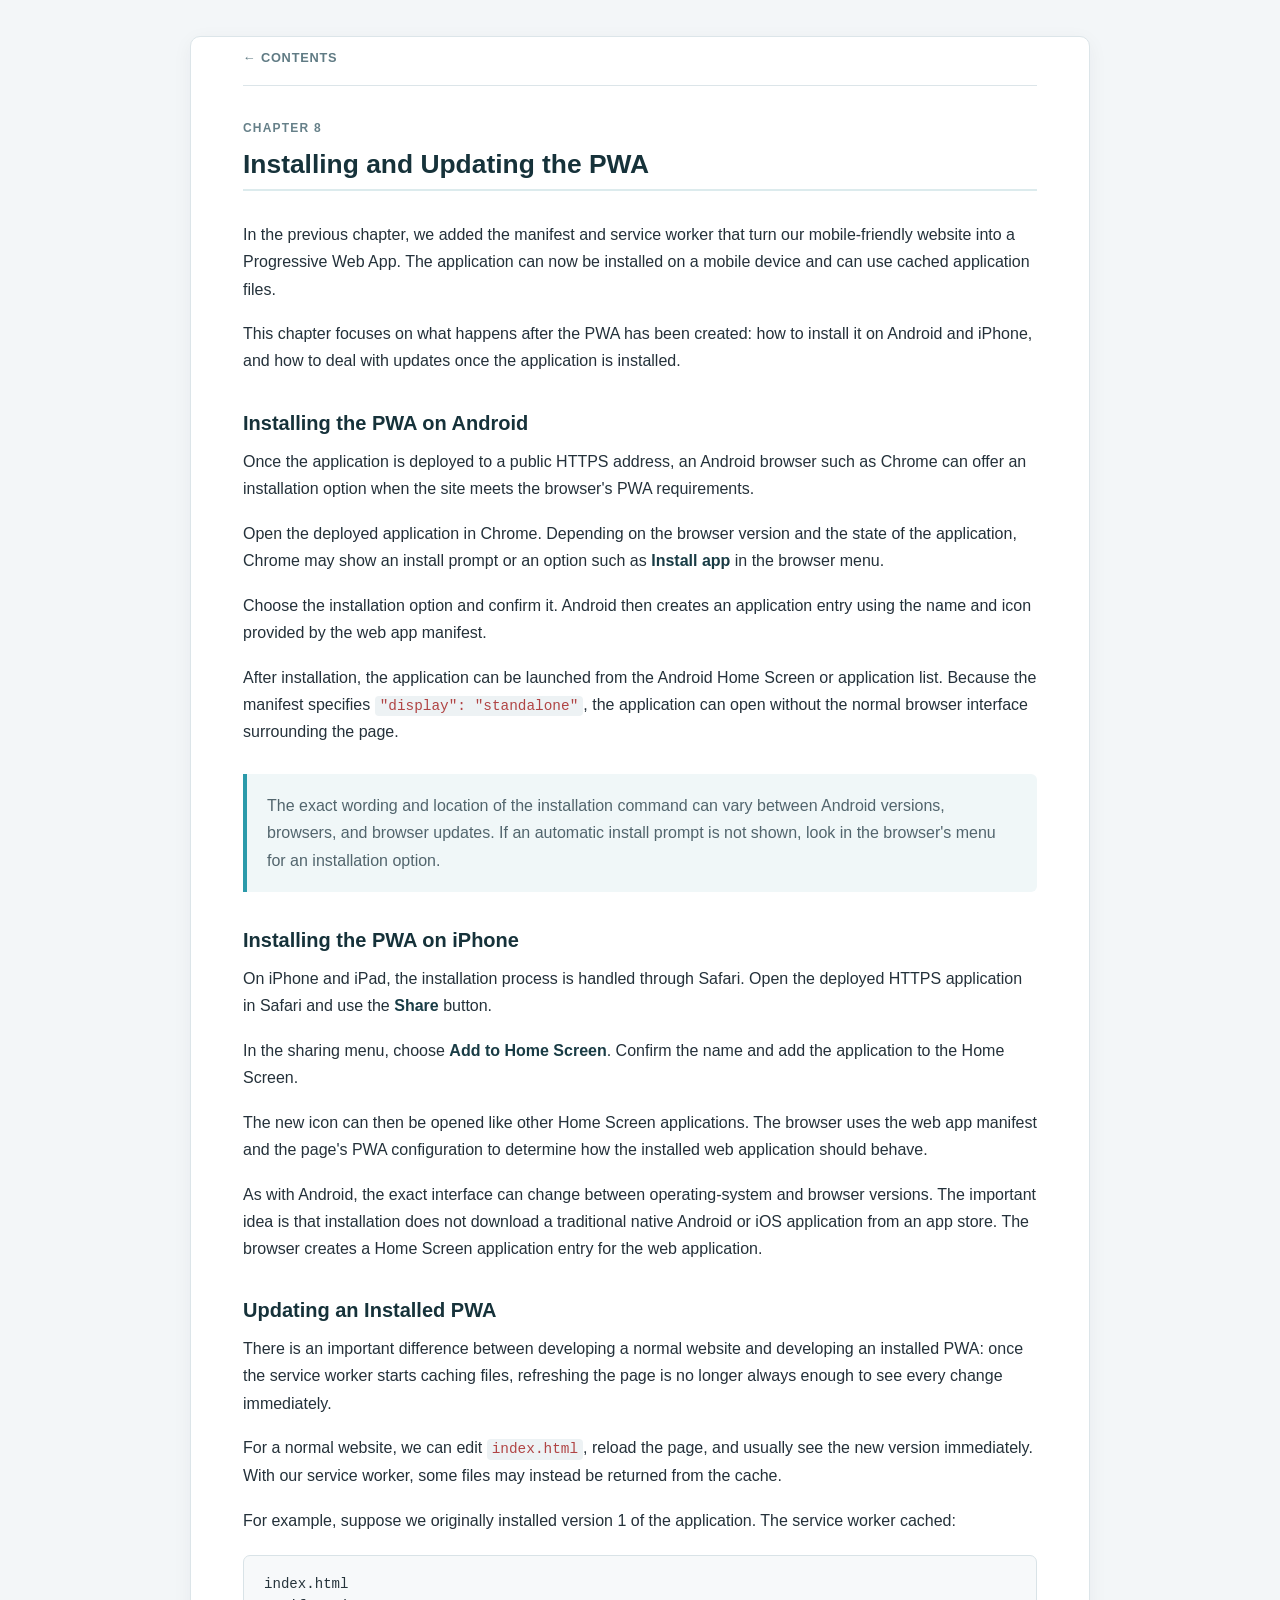
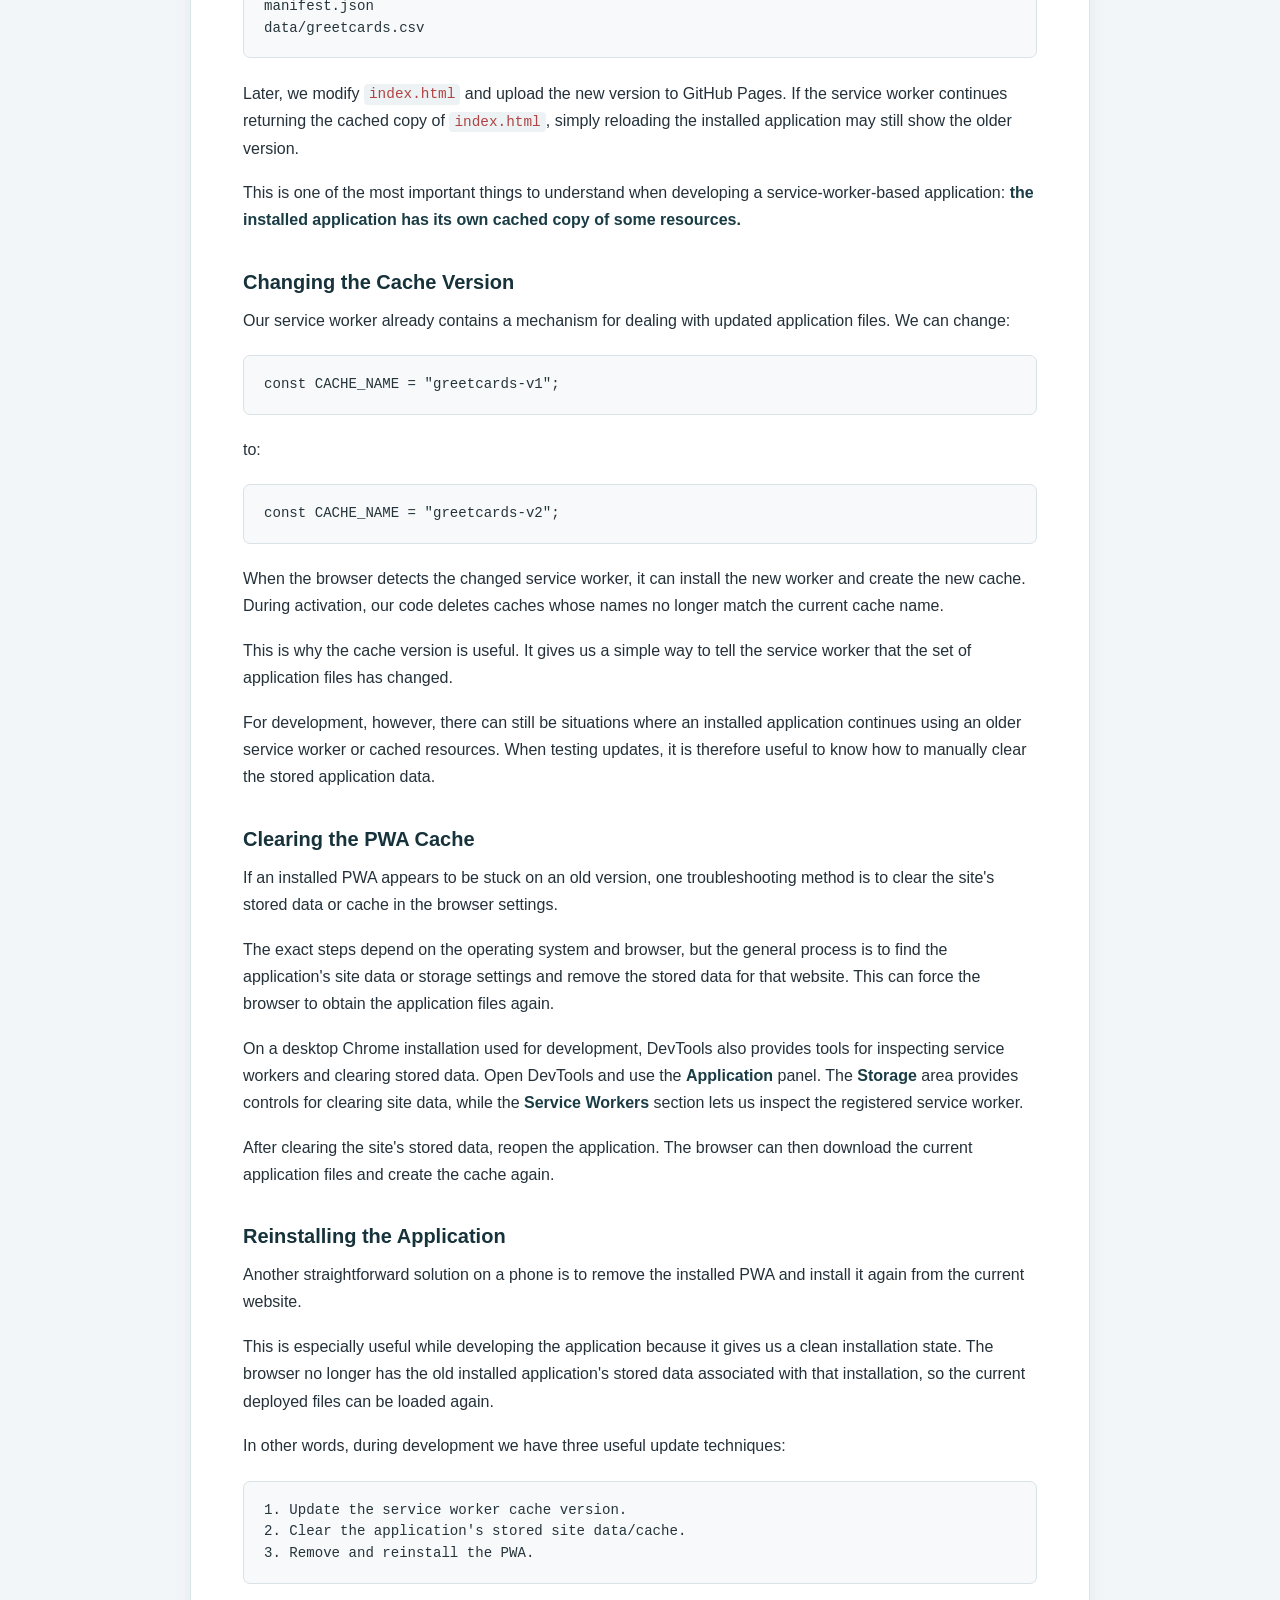
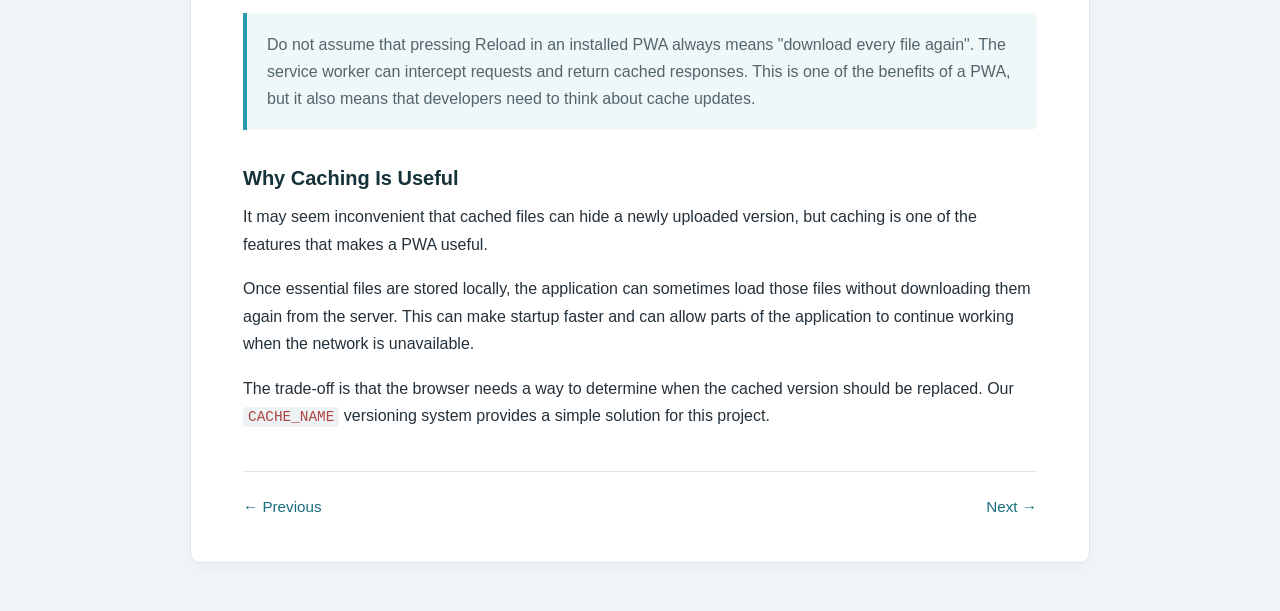
<file: book/install.html>
<!DOCTYPE html>
<html lang="en">
<head>
    <meta charset="UTF-8">
    <meta name="viewport" content="width=device-width, initial-scale=1.0">
    <title>Install & Update — PWA</title>
    <link rel="stylesheet" href="style.css">
</head>
<body>
    <main class="book">
        <article class="chapter">
            <nav class="chapter-nav">
                <a href="contents.html">← Contents</a>
            </nav>
            <div class="chapter-label">Chapter 8</div>
            <h2>Installing and Updating the PWA</h2>
            <p>In the previous chapter, we added the manifest and service worker that turn our mobile-friendly website into a Progressive Web App. The application can now be installed on a mobile device and can use cached application files.</p>
            <p>This chapter focuses on what happens after the PWA has been created: how to install it on Android and iPhone, and how to deal with updates once the application is installed.</p>
            <h3>Installing the PWA on Android</h3>
            <p>Once the application is deployed to a public HTTPS address, an Android browser such as Chrome can offer an installation option when the site meets the browser's PWA requirements.</p>
            <p>Open the deployed application in Chrome. Depending on the browser version and the state of the application, Chrome may show an install prompt or an option such as <strong>Install app</strong> in the browser menu.</p>
            <p>Choose the installation option and confirm it. Android then creates an application entry using the name and icon provided by the web app manifest.</p>
            <p>After installation, the application can be launched from the Android Home Screen or application list. Because the manifest specifies <code>"display": "standalone"</code>, the application can open without the normal browser interface surrounding the page.</p>
            <div class="note">
                <p>The exact wording and location of the installation command can vary between Android versions, browsers, and browser updates. If an automatic install prompt is not shown, look in the browser's menu for an installation option.</p>
            </div>
            <h3>Installing the PWA on iPhone</h3>
            <p>On iPhone and iPad, the installation process is handled through Safari. Open the deployed HTTPS application in Safari and use the <strong>Share</strong> button.</p>
            <p>In the sharing menu, choose <strong>Add to Home Screen</strong>. Confirm the name and add the application to the Home Screen.</p>
            <p>The new icon can then be opened like other Home Screen applications. The browser uses the web app manifest and the page's PWA configuration to determine how the installed web application should behave.</p>
            <p>As with Android, the exact interface can change between operating-system and browser versions. The important idea is that installation does not download a traditional native Android or iOS application from an app store. The browser creates a Home Screen application entry for the web application.</p>
            <h3>Updating an Installed PWA</h3>
            <p>There is an important difference between developing a normal website and developing an installed PWA: once the service worker starts caching files, refreshing the page is no longer always enough to see every change immediately.</p>
            <p>For a normal website, we can edit <code>index.html</code>, reload the page, and usually see the new version immediately. With our service worker, some files may instead be returned from the cache.</p>
            <p>For example, suppose we originally installed version 1 of the application. The service worker cached:</p>
            <pre><code>index.html
manifest.json
data/greetcards.csv</code></pre>
            <p>Later, we modify <code>index.html</code> and upload the new version to GitHub Pages. If the service worker continues returning the cached copy of <code>index.html</code>, simply reloading the installed application may still show the older version.</p>
            <p>This is one of the most important things to understand when developing a service-worker-based application: <strong>the installed application has its own cached copy of some resources.</strong></p>
            <h3>Changing the Cache Version</h3>
            <p>Our service worker already contains a mechanism for dealing with updated application files. We can change:</p>
            <pre><code>const CACHE_NAME = "greetcards-v1";</code></pre>
            <p>to:</p>
            <pre><code>const CACHE_NAME = "greetcards-v2";</code></pre>
            <p>When the browser detects the changed service worker, it can install the new worker and create the new cache. During activation, our code deletes caches whose names no longer match the current cache name.</p>
            <p>This is why the cache version is useful. It gives us a simple way to tell the service worker that the set of application files has changed.</p>
            <p>For development, however, there can still be situations where an installed application continues using an older service worker or cached resources. When testing updates, it is therefore useful to know how to manually clear the stored application data.</p>
            <h3>Clearing the PWA Cache</h3>
            <p>If an installed PWA appears to be stuck on an old version, one troubleshooting method is to clear the site's stored data or cache in the browser settings.</p>
            <p>The exact steps depend on the operating system and browser, but the general process is to find the application's site data or storage settings and remove the stored data for that website. This can force the browser to obtain the application files again.</p>
            <p>On a desktop Chrome installation used for development, DevTools also provides tools for inspecting service workers and clearing stored data. Open DevTools and use the <strong>Application</strong> panel. The <strong>Storage</strong> area provides controls for clearing site data, while the <strong>Service Workers</strong> section lets us inspect the registered service worker.</p>
            <p>After clearing the site's stored data, reopen the application. The browser can then download the current application files and create the cache again.</p>
            <h3>Reinstalling the Application</h3>
            <p>Another straightforward solution on a phone is to remove the installed PWA and install it again from the current website.</p>
            <p>This is especially useful while developing the application because it gives us a clean installation state. The browser no longer has the old installed application's stored data associated with that installation, so the current deployed files can be loaded again.</p>
            <p>In other words, during development we have three useful update techniques:</p>
            <pre><code>1. Update the service worker cache version.
2. Clear the application's stored site data/cache.
3. Remove and reinstall the PWA.</code></pre>
            <div class="note">
                <p>Do not assume that pressing Reload in an installed PWA always means "download every file again". The service worker can intercept requests and return cached responses. This is one of the benefits of a PWA, but it also means that developers need to think about cache updates.</p>
            </div>
            <h3>Why Caching Is Useful</h3>
            <p>It may seem inconvenient that cached files can hide a newly uploaded version, but caching is one of the features that makes a PWA useful.</p>
            <p>Once essential files are stored locally, the application can sometimes load those files without downloading them again from the server. This can make startup faster and can allow parts of the application to continue working when the network is unavailable.</p>
            <p>The trade-off is that the browser needs a way to determine when the cached version should be replaced. Our <code>CACHE_NAME</code> versioning system provides a simple solution for this project.</p>
            <nav class="chapter-nav-bottom">
                <a href="pwa.html">← Previous</a>
                <a href="afterword.html" class="next">Next →</a>
            </nav>
        </article>
    </main>
</body>
</html>
</file>
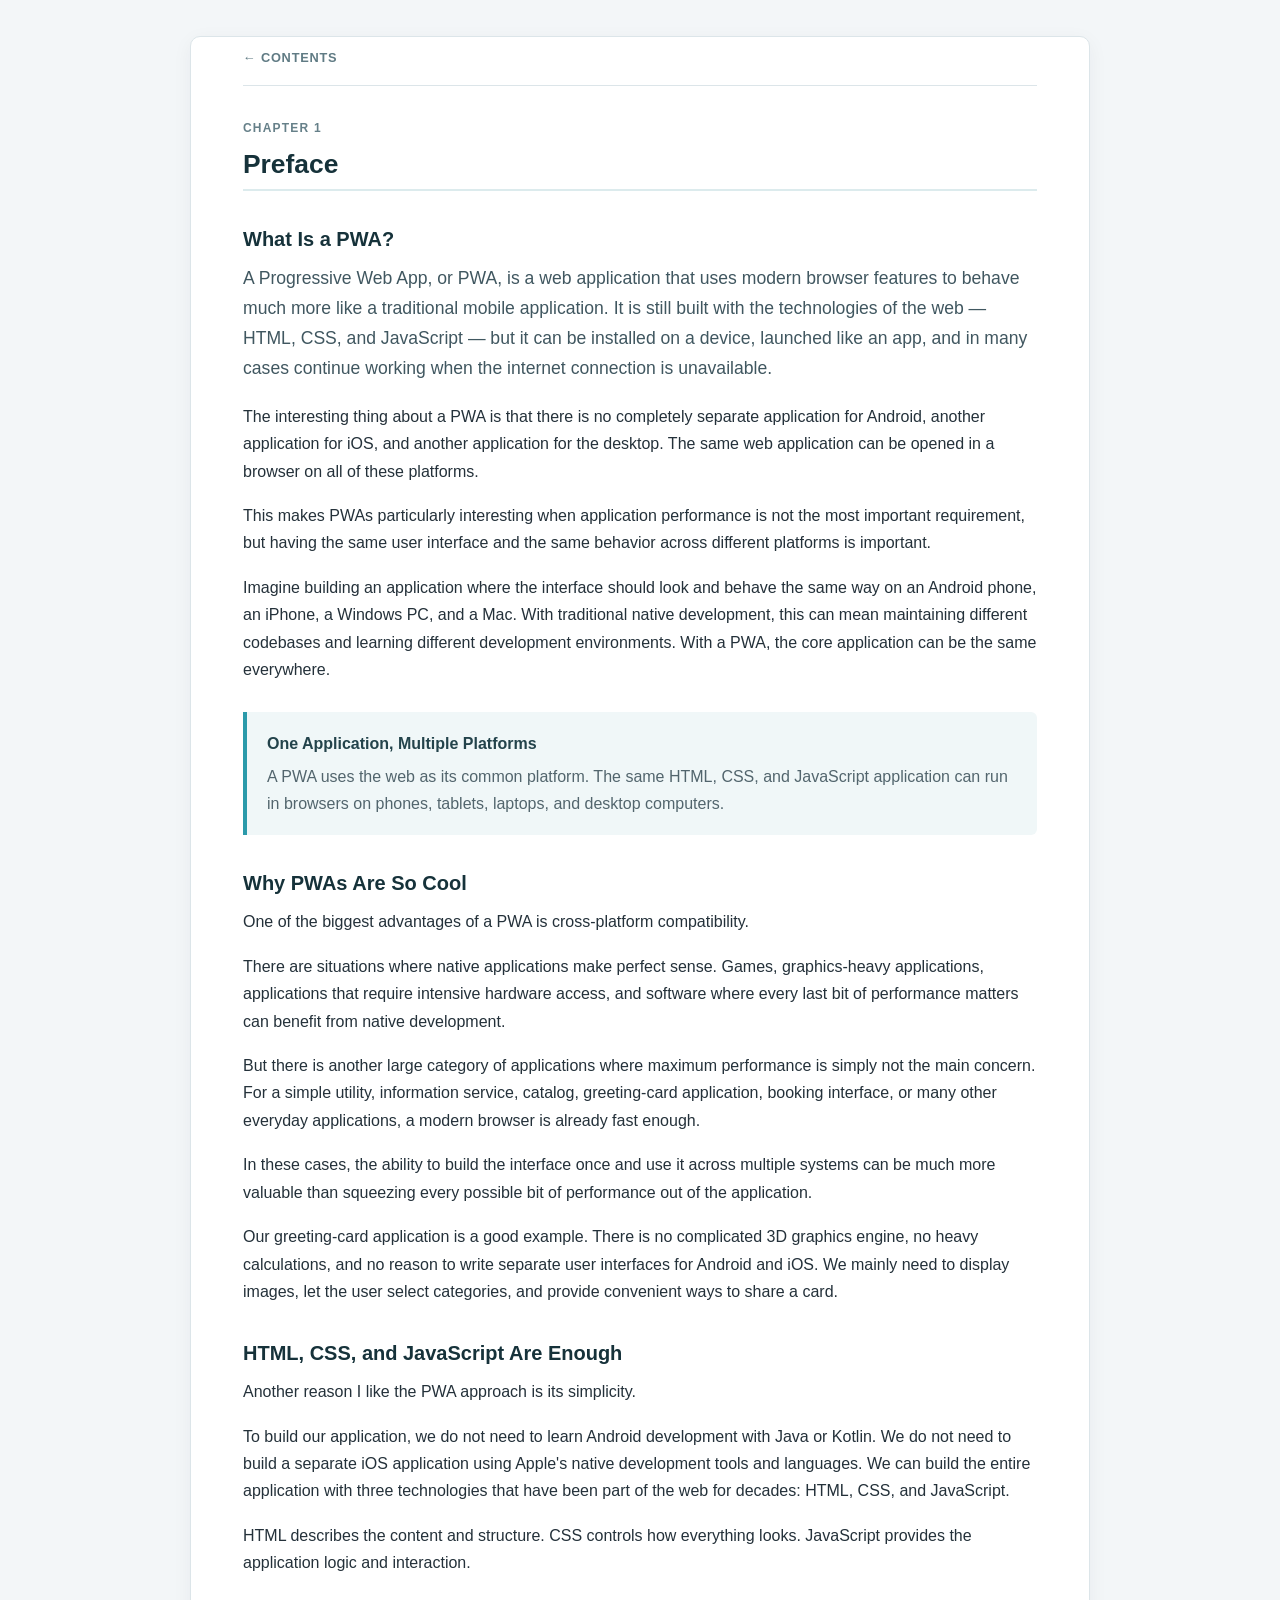
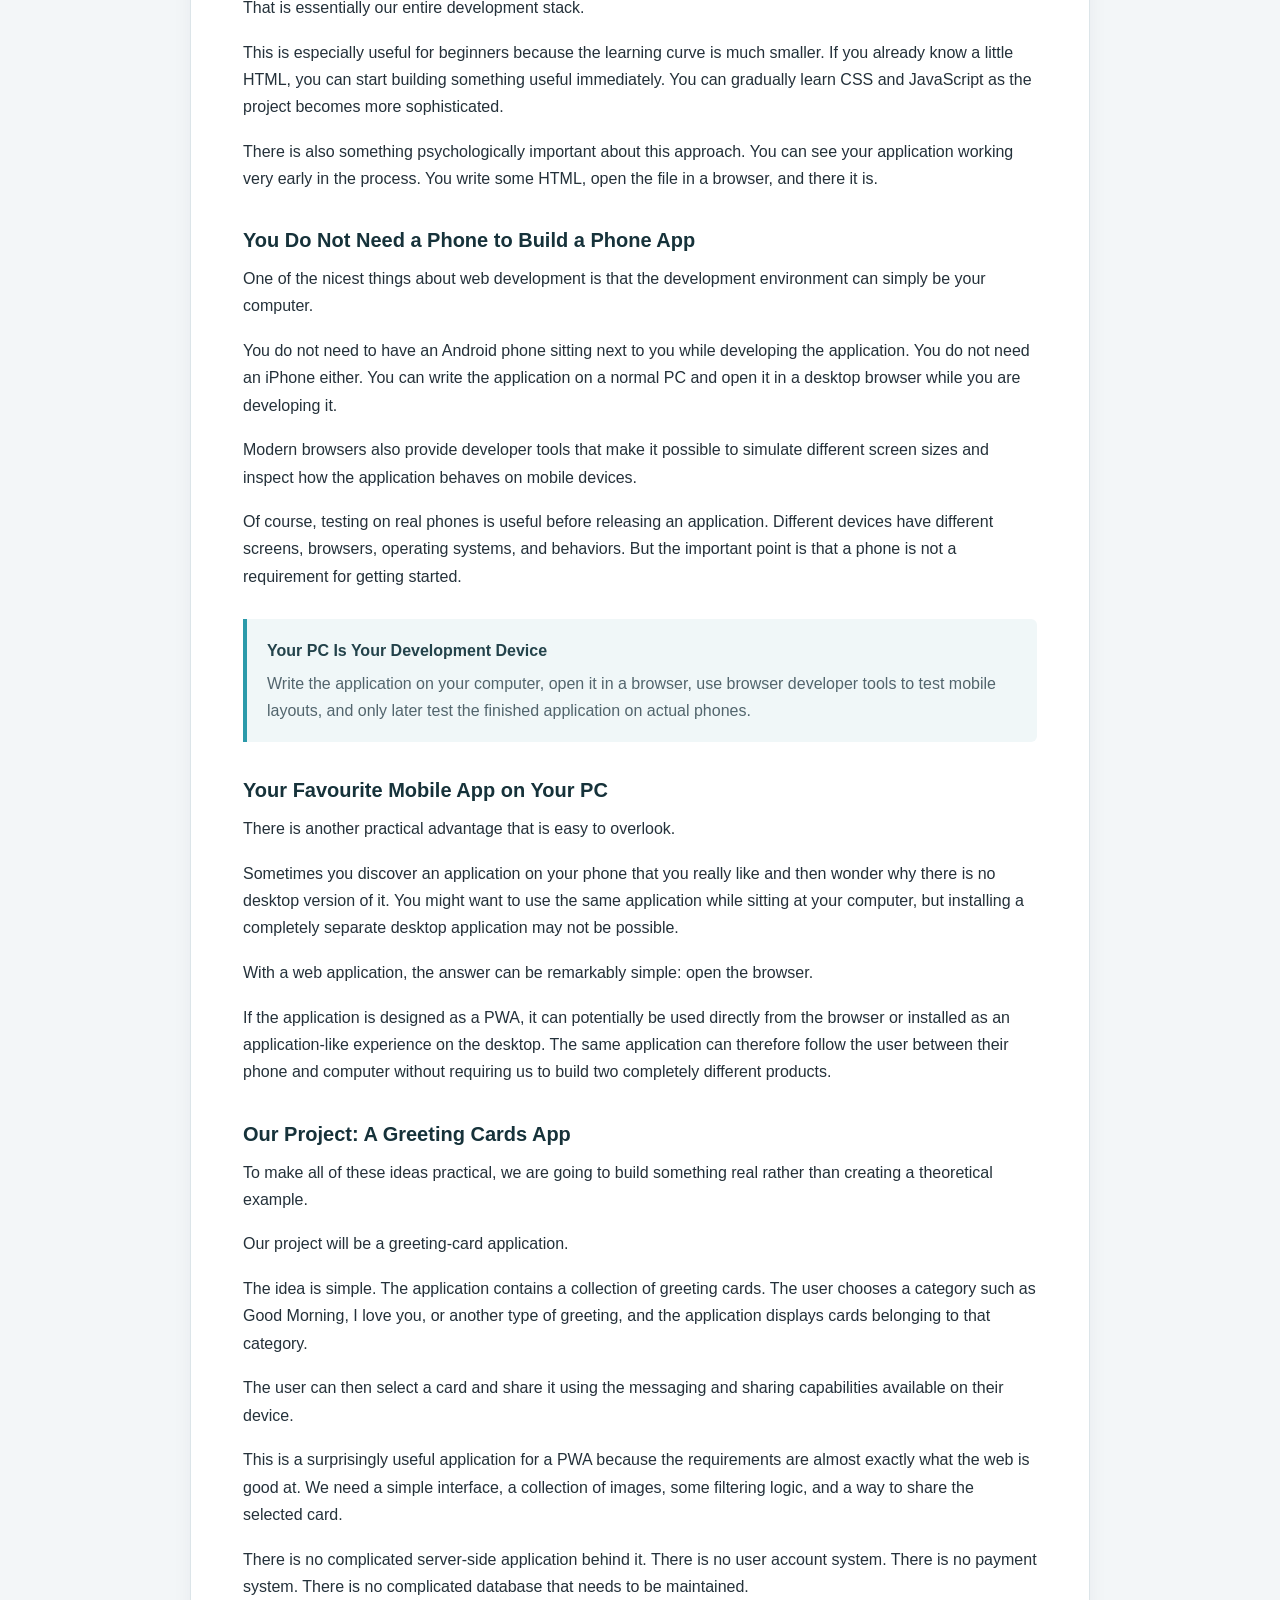
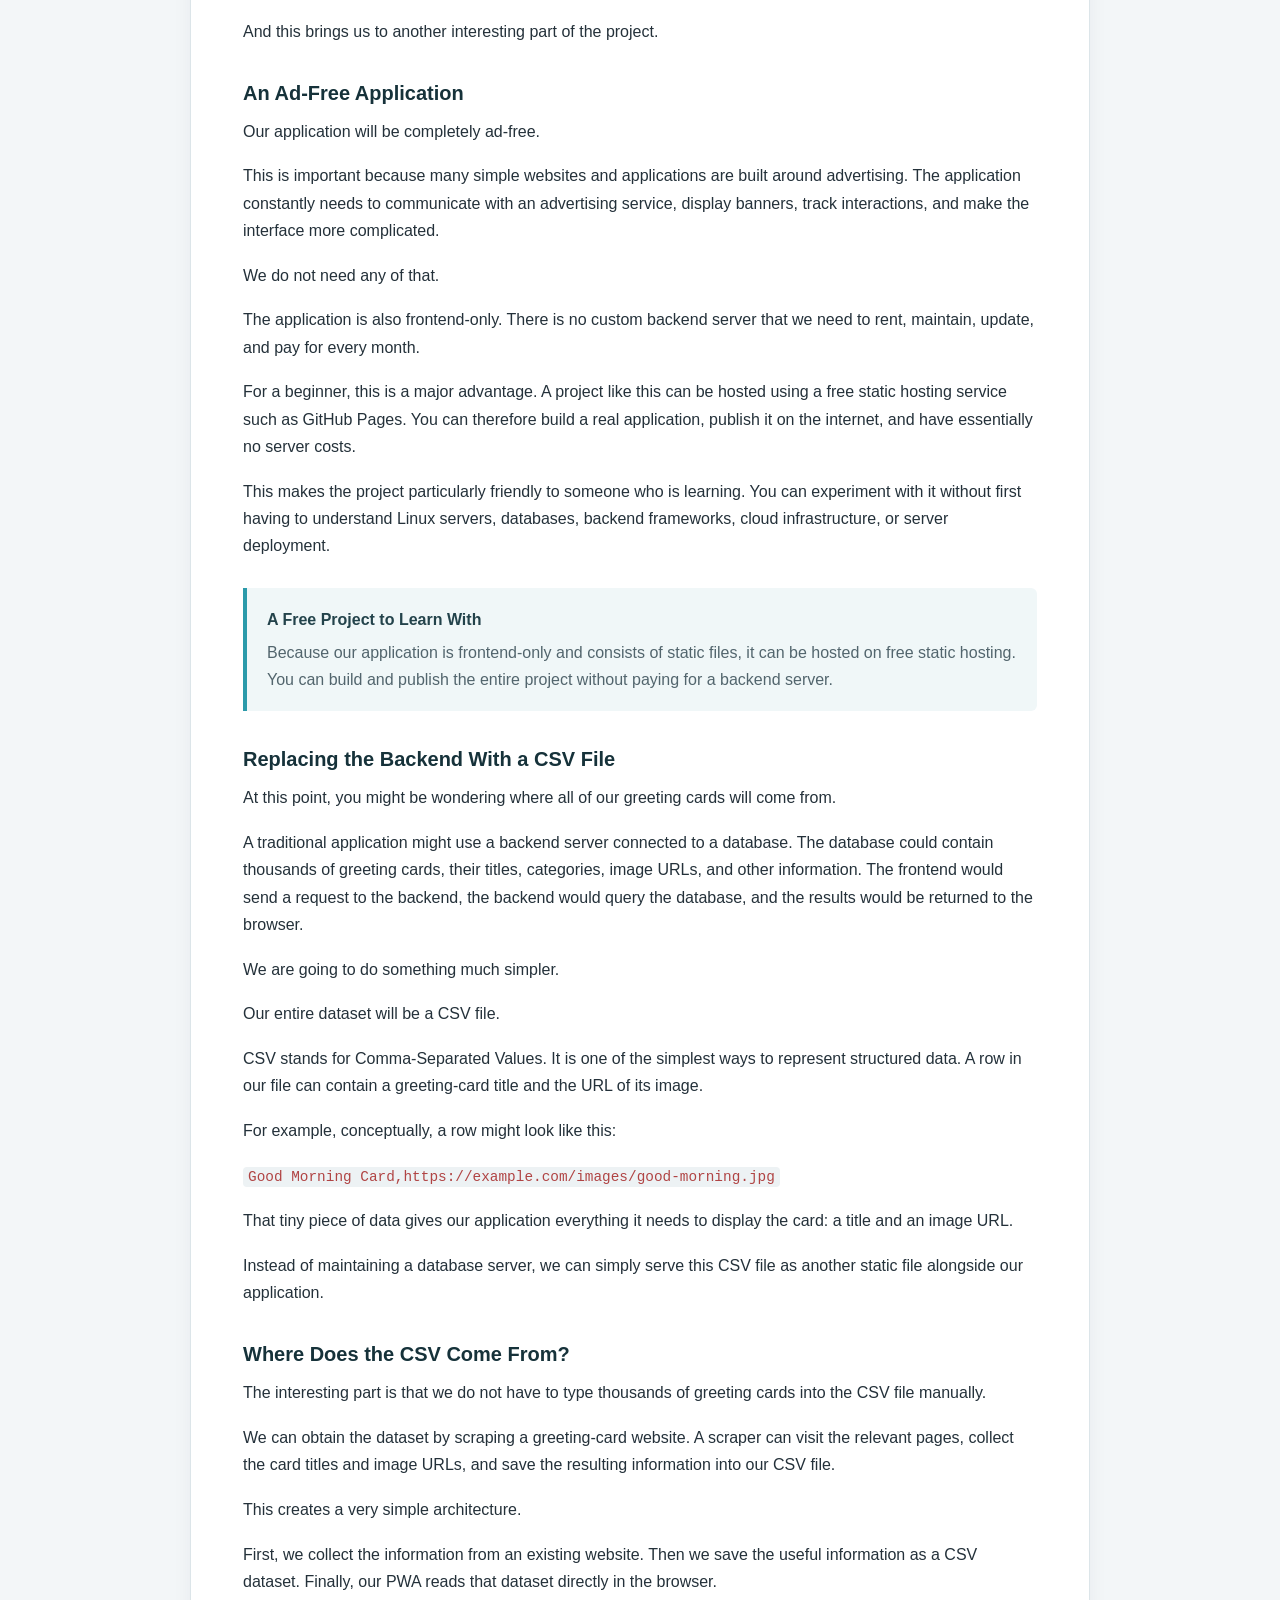
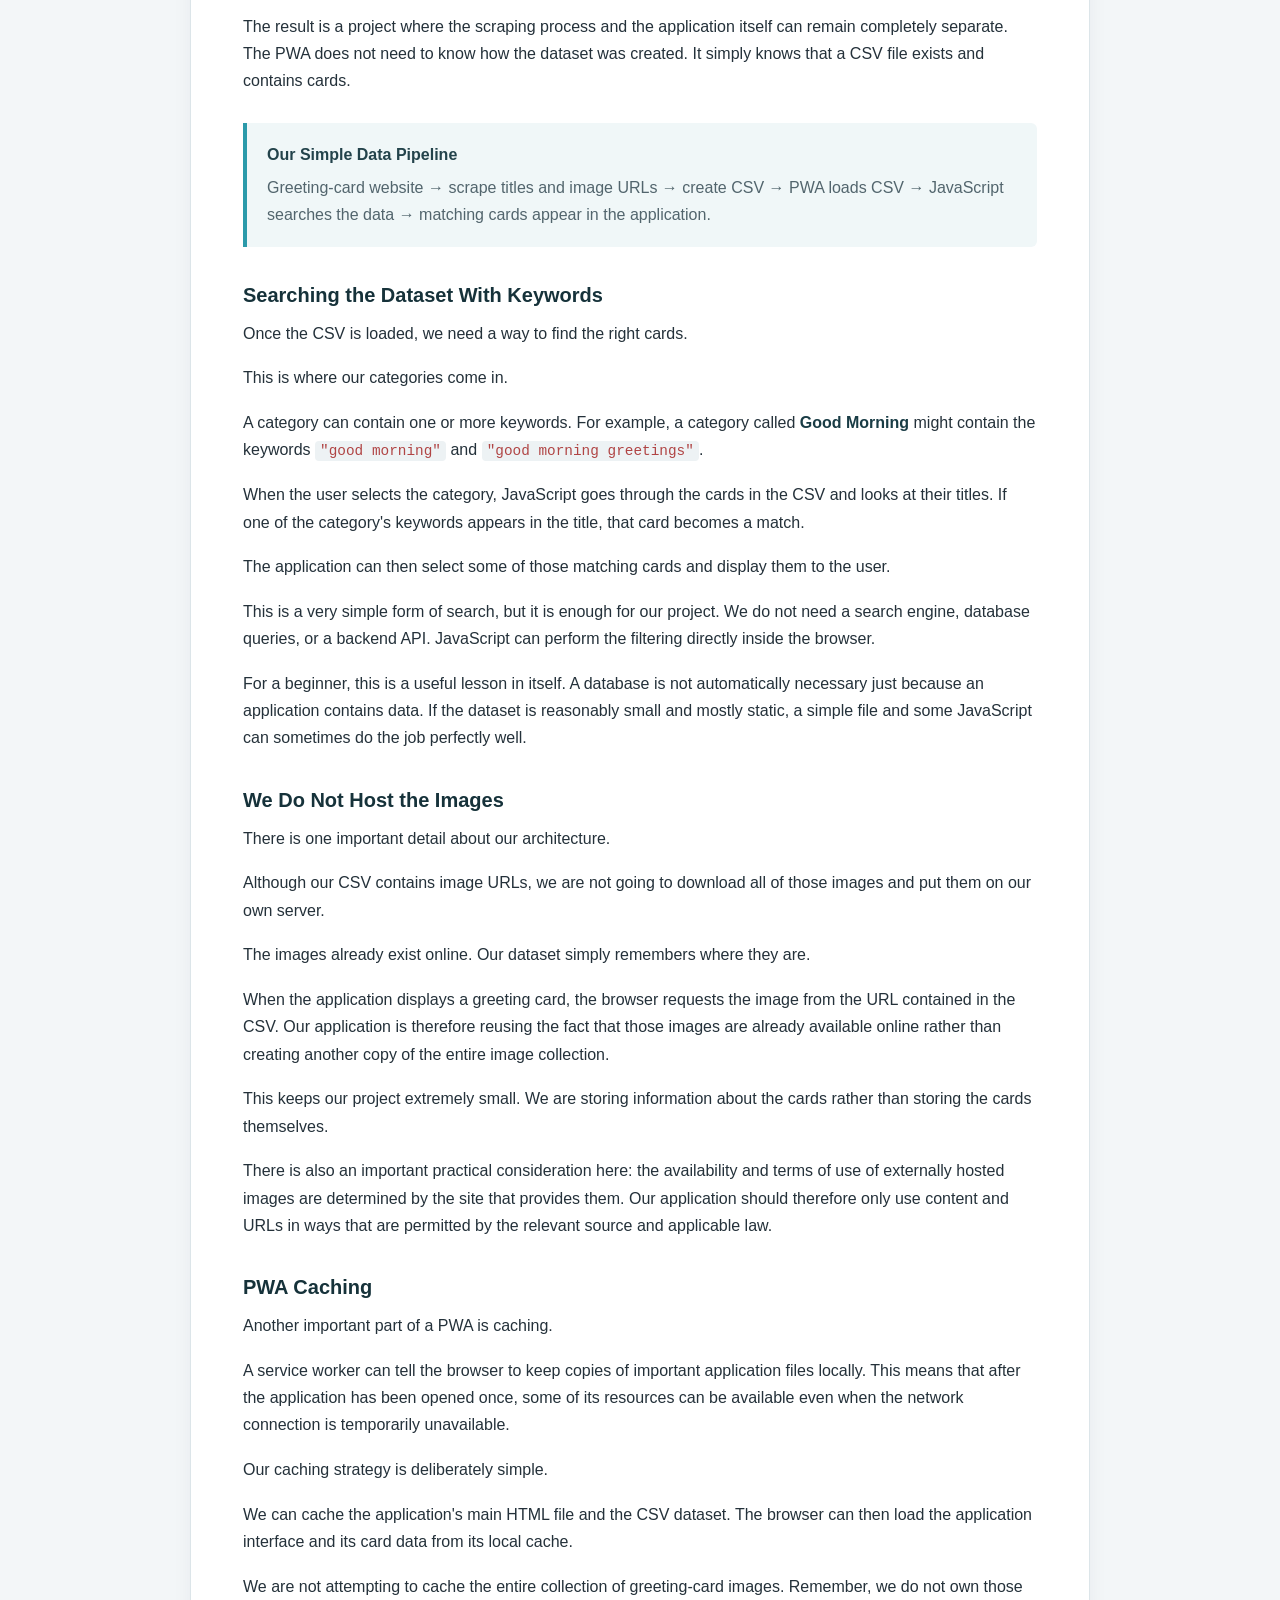
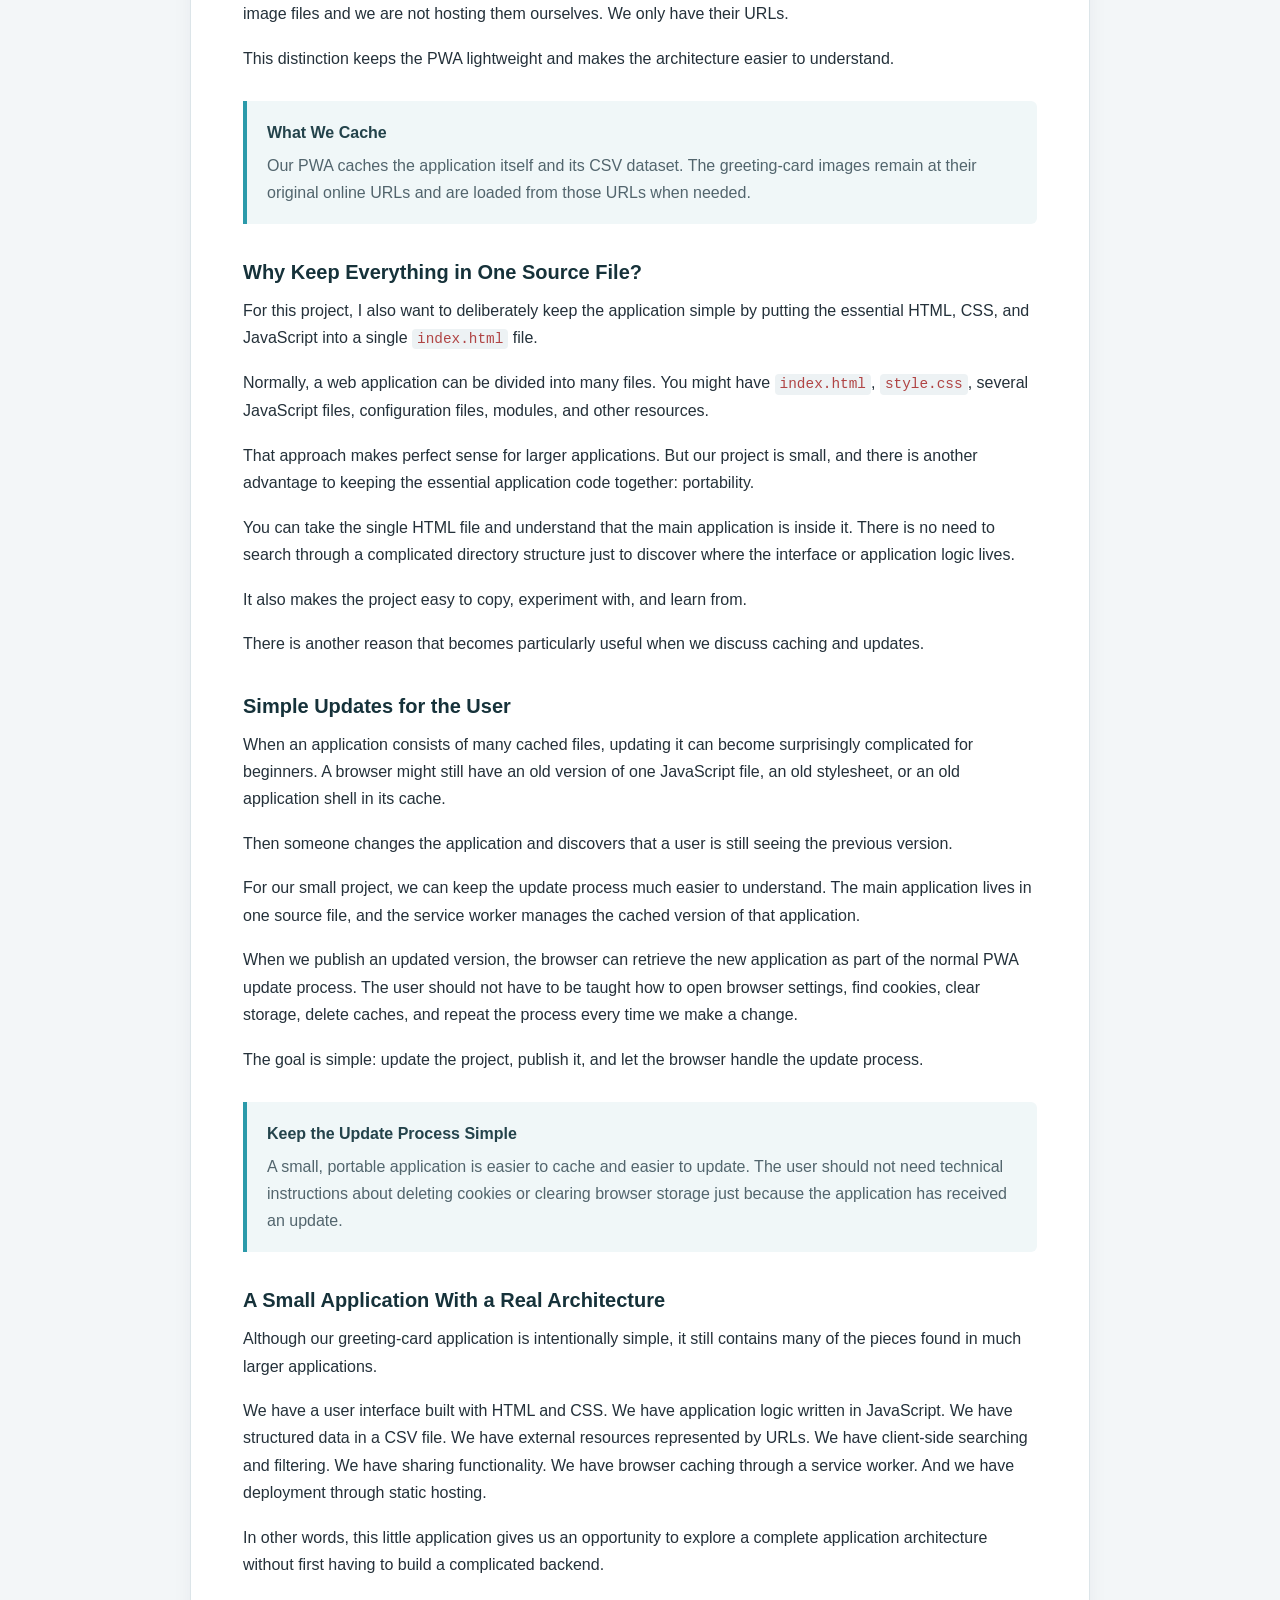
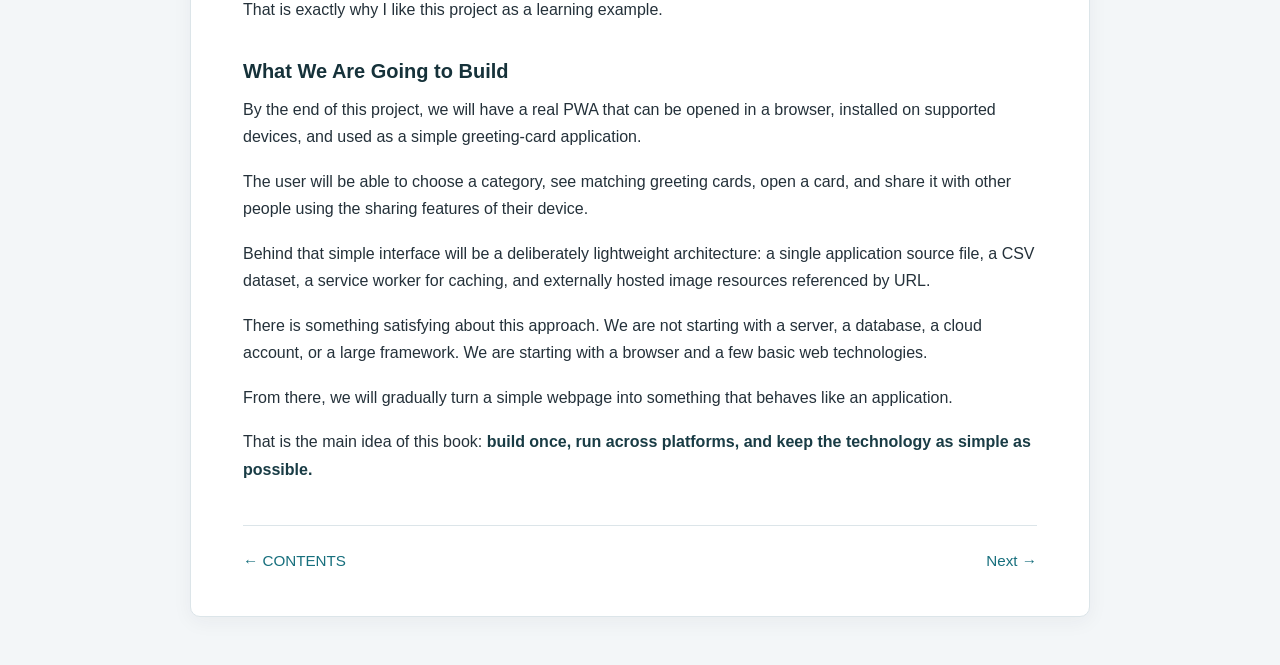
<file: book/preface.html>
<!DOCTYPE html>
<html lang="en">
<head>
    <meta charset="UTF-8">
    <meta name="viewport" content="width=device-width, initial-scale=1.0">
    <title>Preface — PWA</title>
    <link rel="stylesheet" href="style.css">
</head>
<body>
    <main class="book">
        <article class="chapter">
            <nav class="chapter-nav">
                <a href="contents.html">← Contents</a>
            </nav>
            <div class="chapter-label">Chapter 1</div>
            <h2>Preface</h2>
            <h3>What Is a PWA?</h3>
            <p class="lead">A Progressive Web App, or PWA, is a web application that uses modern browser features to behave much more like a traditional mobile application. It is still built with the technologies of the web — HTML, CSS, and JavaScript — but it can be installed on a device, launched like an app, and in many cases continue working when the internet connection is unavailable.</p>
            <p>The interesting thing about a PWA is that there is no completely separate application for Android, another application for iOS, and another application for the desktop. The same web application can be opened in a browser on all of these platforms.</p>
            <p>This makes PWAs particularly interesting when application performance is not the most important requirement, but having the same user interface and the same behavior across different platforms is important.</p>
            <p>Imagine building an application where the interface should look and behave the same way on an Android phone, an iPhone, a Windows PC, and a Mac. With traditional native development, this can mean maintaining different codebases and learning different development environments. With a PWA, the core application can be the same everywhere.</p>
            <div class="note">
                <div class="note-title">One Application, Multiple Platforms</div>
                <p>A PWA uses the web as its common platform. The same HTML, CSS, and JavaScript application can run in browsers on phones, tablets, laptops, and desktop computers.</p>
            </div>
            <h3>Why PWAs Are So Cool</h3>
            <p>One of the biggest advantages of a PWA is cross-platform compatibility.</p>
            <p>There are situations where native applications make perfect sense. Games, graphics-heavy applications, applications that require intensive hardware access, and software where every last bit of performance matters can benefit from native development.</p>
            <p>But there is another large category of applications where maximum performance is simply not the main concern. For a simple utility, information service, catalog, greeting-card application, booking interface, or many other everyday applications, a modern browser is already fast enough.</p>
            <p>In these cases, the ability to build the interface once and use it across multiple systems can be much more valuable than squeezing every possible bit of performance out of the application.</p>
            <p>Our greeting-card application is a good example. There is no complicated 3D graphics engine, no heavy calculations, and no reason to write separate user interfaces for Android and iOS. We mainly need to display images, let the user select categories, and provide convenient ways to share a card.</p>
            <h3>HTML, CSS, and JavaScript Are Enough</h3>
            <p>Another reason I like the PWA approach is its simplicity.</p>
            <p>To build our application, we do not need to learn Android development with Java or Kotlin. We do not need to build a separate iOS application using Apple's native development tools and languages. We can build the entire application with three technologies that have been part of the web for decades: HTML, CSS, and JavaScript.</p>
            <p>HTML describes the content and structure. CSS controls how everything looks. JavaScript provides the application logic and interaction.</p>
            <p>That is essentially our entire development stack.</p>
            <p>This is especially useful for beginners because the learning curve is much smaller. If you already know a little HTML, you can start building something useful immediately. You can gradually learn CSS and JavaScript as the project becomes more sophisticated.</p>
            <p>There is also something psychologically important about this approach. You can see your application working very early in the process. You write some HTML, open the file in a browser, and there it is.</p>
            <h3>You Do Not Need a Phone to Build a Phone App</h3>
            <p>One of the nicest things about web development is that the development environment can simply be your computer.</p>
            <p>You do not need to have an Android phone sitting next to you while developing the application. You do not need an iPhone either. You can write the application on a normal PC and open it in a desktop browser while you are developing it.</p>
            <p>Modern browsers also provide developer tools that make it possible to simulate different screen sizes and inspect how the application behaves on mobile devices.</p>
            <p>Of course, testing on real phones is useful before releasing an application. Different devices have different screens, browsers, operating systems, and behaviors. But the important point is that a phone is not a requirement for getting started.</p>
            <div class="note">
                <div class="note-title">Your PC Is Your Development Device</div>
                <p>Write the application on your computer, open it in a browser, use browser developer tools to test mobile layouts, and only later test the finished application on actual phones.</p>
            </div>
            <h3>Your Favourite Mobile App on Your PC</h3>
            <p>There is another practical advantage that is easy to overlook.</p>
            <p>Sometimes you discover an application on your phone that you really like and then wonder why there is no desktop version of it. You might want to use the same application while sitting at your computer, but installing a completely separate desktop application may not be possible.</p>
            <p>With a web application, the answer can be remarkably simple: open the browser.</p>
            <p>If the application is designed as a PWA, it can potentially be used directly from the browser or installed as an application-like experience on the desktop. The same application can therefore follow the user between their phone and computer without requiring us to build two completely different products.</p>
            <h3>Our Project: A Greeting Cards App</h3>
            <p>To make all of these ideas practical, we are going to build something real rather than creating a theoretical example.</p>
            <p>Our project will be a greeting-card application.</p>
            <p>The idea is simple. The application contains a collection of greeting cards. The user chooses a category such as Good Morning, I love you, or another type of greeting, and the application displays cards belonging to that category.</p>
            <p>The user can then select a card and share it using the messaging and sharing capabilities available on their device.</p>
            <p>This is a surprisingly useful application for a PWA because the requirements are almost exactly what the web is good at. We need a simple interface, a collection of images, some filtering logic, and a way to share the selected card.</p>
            <p>There is no complicated server-side application behind it. There is no user account system. There is no payment system. There is no complicated database that needs to be maintained.</p>
            <p>And this brings us to another interesting part of the project.</p>
            <h3>An Ad-Free Application</h3>
            <p>Our application will be completely ad-free.</p>
            <p>This is important because many simple websites and applications are built around advertising. The application constantly needs to communicate with an advertising service, display banners, track interactions, and make the interface more complicated.</p>
            <p>We do not need any of that.</p>
            <p>The application is also frontend-only. There is no custom backend server that we need to rent, maintain, update, and pay for every month.</p>
            <p>For a beginner, this is a major advantage. A project like this can be hosted using a free static hosting service such as GitHub Pages. You can therefore build a real application, publish it on the internet, and have essentially no server costs.</p>
            <p>This makes the project particularly friendly to someone who is learning. You can experiment with it without first having to understand Linux servers, databases, backend frameworks, cloud infrastructure, or server deployment.</p>
            <div class="note">
                <div class="note-title">A Free Project to Learn With</div>
                <p>Because our application is frontend-only and consists of static files, it can be hosted on free static hosting. You can build and publish the entire project without paying for a backend server.</p>
            </div>
            <h3>Replacing the Backend With a CSV File</h3>
            <p>At this point, you might be wondering where all of our greeting cards will come from.</p>
            <p>A traditional application might use a backend server connected to a database. The database could contain thousands of greeting cards, their titles, categories, image URLs, and other information. The frontend would send a request to the backend, the backend would query the database, and the results would be returned to the browser.</p>
            <p>We are going to do something much simpler.</p>
            <p>Our entire dataset will be a CSV file.</p>
            <p>CSV stands for Comma-Separated Values. It is one of the simplest ways to represent structured data. A row in our file can contain a greeting-card title and the URL of its image.</p>
            <p>For example, conceptually, a row might look like this:</p>
            <p><code>Good Morning Card,https://example.com/images/good-morning.jpg</code></p>
            <p>That tiny piece of data gives our application everything it needs to display the card: a title and an image URL.</p>
            <p>Instead of maintaining a database server, we can simply serve this CSV file as another static file alongside our application.</p>
            <h3>Where Does the CSV Come From?</h3>
            <p>The interesting part is that we do not have to type thousands of greeting cards into the CSV file manually.</p>
            <p>We can obtain the dataset by scraping a greeting-card website. A scraper can visit the relevant pages, collect the card titles and image URLs, and save the resulting information into our CSV file.</p>
            <p>This creates a very simple architecture.</p>
            <p>First, we collect the information from an existing website. Then we save the useful information as a CSV dataset. Finally, our PWA reads that dataset directly in the browser.</p>
            <p>The result is a project where the scraping process and the application itself can remain completely separate. The PWA does not need to know how the dataset was created. It simply knows that a CSV file exists and contains cards.</p>
            <div class="note">
                <div class="note-title">Our Simple Data Pipeline</div>
                <p>Greeting-card website → scrape titles and image URLs → create CSV → PWA loads CSV → JavaScript searches the data → matching cards appear in the application.</p>
            </div>
            <h3>Searching the Dataset With Keywords</h3>
            <p>Once the CSV is loaded, we need a way to find the right cards.</p>
            <p>This is where our categories come in.</p>
            <p>A category can contain one or more keywords. For example, a category called <strong>Good Morning</strong> might contain the keywords <code>"good morning"</code> and <code>"good morning greetings"</code>.</p>
            <p>When the user selects the category, JavaScript goes through the cards in the CSV and looks at their titles. If one of the category's keywords appears in the title, that card becomes a match.</p>
            <p>The application can then select some of those matching cards and display them to the user.</p>
            <p>This is a very simple form of search, but it is enough for our project. We do not need a search engine, database queries, or a backend API. JavaScript can perform the filtering directly inside the browser.</p>
            <p>For a beginner, this is a useful lesson in itself. A database is not automatically necessary just because an application contains data. If the dataset is reasonably small and mostly static, a simple file and some JavaScript can sometimes do the job perfectly well.</p>
            <h3>We Do Not Host the Images</h3>
            <p>There is one important detail about our architecture.</p>
            <p>Although our CSV contains image URLs, we are not going to download all of those images and put them on our own server.</p>
            <p>The images already exist online. Our dataset simply remembers where they are.</p>
            <p>When the application displays a greeting card, the browser requests the image from the URL contained in the CSV. Our application is therefore reusing the fact that those images are already available online rather than creating another copy of the entire image collection.</p>
            <p>This keeps our project extremely small. We are storing information about the cards rather than storing the cards themselves.</p>
            <p>There is also an important practical consideration here: the availability and terms of use of externally hosted images are determined by the site that provides them. Our application should therefore only use content and URLs in ways that are permitted by the relevant source and applicable law.</p>
            <h3>PWA Caching</h3>
            <p>Another important part of a PWA is caching.</p>
            <p>A service worker can tell the browser to keep copies of important application files locally. This means that after the application has been opened once, some of its resources can be available even when the network connection is temporarily unavailable.</p>
            <p>Our caching strategy is deliberately simple.</p>
            <p>We can cache the application's main HTML file and the CSV dataset. The browser can then load the application interface and its card data from its local cache.</p>
            <p>We are not attempting to cache the entire collection of greeting-card images. Remember, we do not own those image files and we are not hosting them ourselves. We only have their URLs.</p>
            <p>This distinction keeps the PWA lightweight and makes the architecture easier to understand.</p>
            <div class="note">
                <div class="note-title">What We Cache</div>
                <p>Our PWA caches the application itself and its CSV dataset. The greeting-card images remain at their original online URLs and are loaded from those URLs when needed.</p>
            </div>
            <h3>Why Keep Everything in One Source File?</h3>
            <p>For this project, I also want to deliberately keep the application simple by putting the essential HTML, CSS, and JavaScript into a single <code>index.html</code> file.</p>
            <p>Normally, a web application can be divided into many files. You might have <code>index.html</code>, <code>style.css</code>, several JavaScript files, configuration files, modules, and other resources.</p>
            <p>That approach makes perfect sense for larger applications. But our project is small, and there is another advantage to keeping the essential application code together: portability.</p>
            <p>You can take the single HTML file and understand that the main application is inside it. There is no need to search through a complicated directory structure just to discover where the interface or application logic lives.</p>
            <p>It also makes the project easy to copy, experiment with, and learn from.</p>
            <p>There is another reason that becomes particularly useful when we discuss caching and updates.</p>
            <h3>Simple Updates for the User</h3>
            <p>When an application consists of many cached files, updating it can become surprisingly complicated for beginners. A browser might still have an old version of one JavaScript file, an old stylesheet, or an old application shell in its cache.</p>
            <p>Then someone changes the application and discovers that a user is still seeing the previous version.</p>
            <p>For our small project, we can keep the update process much easier to understand. The main application lives in one source file, and the service worker manages the cached version of that application.</p>
            <p>When we publish an updated version, the browser can retrieve the new application as part of the normal PWA update process. The user should not have to be taught how to open browser settings, find cookies, clear storage, delete caches, and repeat the process every time we make a change.</p>
            <p>The goal is simple: update the project, publish it, and let the browser handle the update process.</p>
            <div class="note">
                <div class="note-title">Keep the Update Process Simple</div>
                <p>A small, portable application is easier to cache and easier to update. The user should not need technical instructions about deleting cookies or clearing browser storage just because the application has received an update.</p>
            </div>
            <h3>A Small Application With a Real Architecture</h3>
            <p>Although our greeting-card application is intentionally simple, it still contains many of the pieces found in much larger applications.</p>
            <p>We have a user interface built with HTML and CSS. We have application logic written in JavaScript. We have structured data in a CSV file. We have external resources represented by URLs. We have client-side searching and filtering. We have sharing functionality. We have browser caching through a service worker. And we have deployment through static hosting.</p>
            <p>In other words, this little application gives us an opportunity to explore a complete application architecture without first having to build a complicated backend.</p>
            <p>That is exactly why I like this project as a learning example.</p>
            <h3>What We Are Going to Build</h3>
            <p>By the end of this project, we will have a real PWA that can be opened in a browser, installed on supported devices, and used as a simple greeting-card application.</p>
            <p>The user will be able to choose a category, see matching greeting cards, open a card, and share it with other people using the sharing features of their device.</p>
            <p>Behind that simple interface will be a deliberately lightweight architecture: a single application source file, a CSV dataset, a service worker for caching, and externally hosted image resources referenced by URL.</p>
            <p>There is something satisfying about this approach. We are not starting with a server, a database, a cloud account, or a large framework. We are starting with a browser and a few basic web technologies.</p>
            <p>From there, we will gradually turn a simple webpage into something that behaves like an application.</p>
            <p>That is the main idea of this book: <strong>build once, run across platforms, and keep the technology as simple as possible.</strong></p>
            <nav class="chapter-nav-bottom">
                <a href="contents.html">← CONTENTS</a>
                <a href="data.html" class="next">Next →</a>
            </nav>
        </article>
    </main>
</body>
</html>
</file>
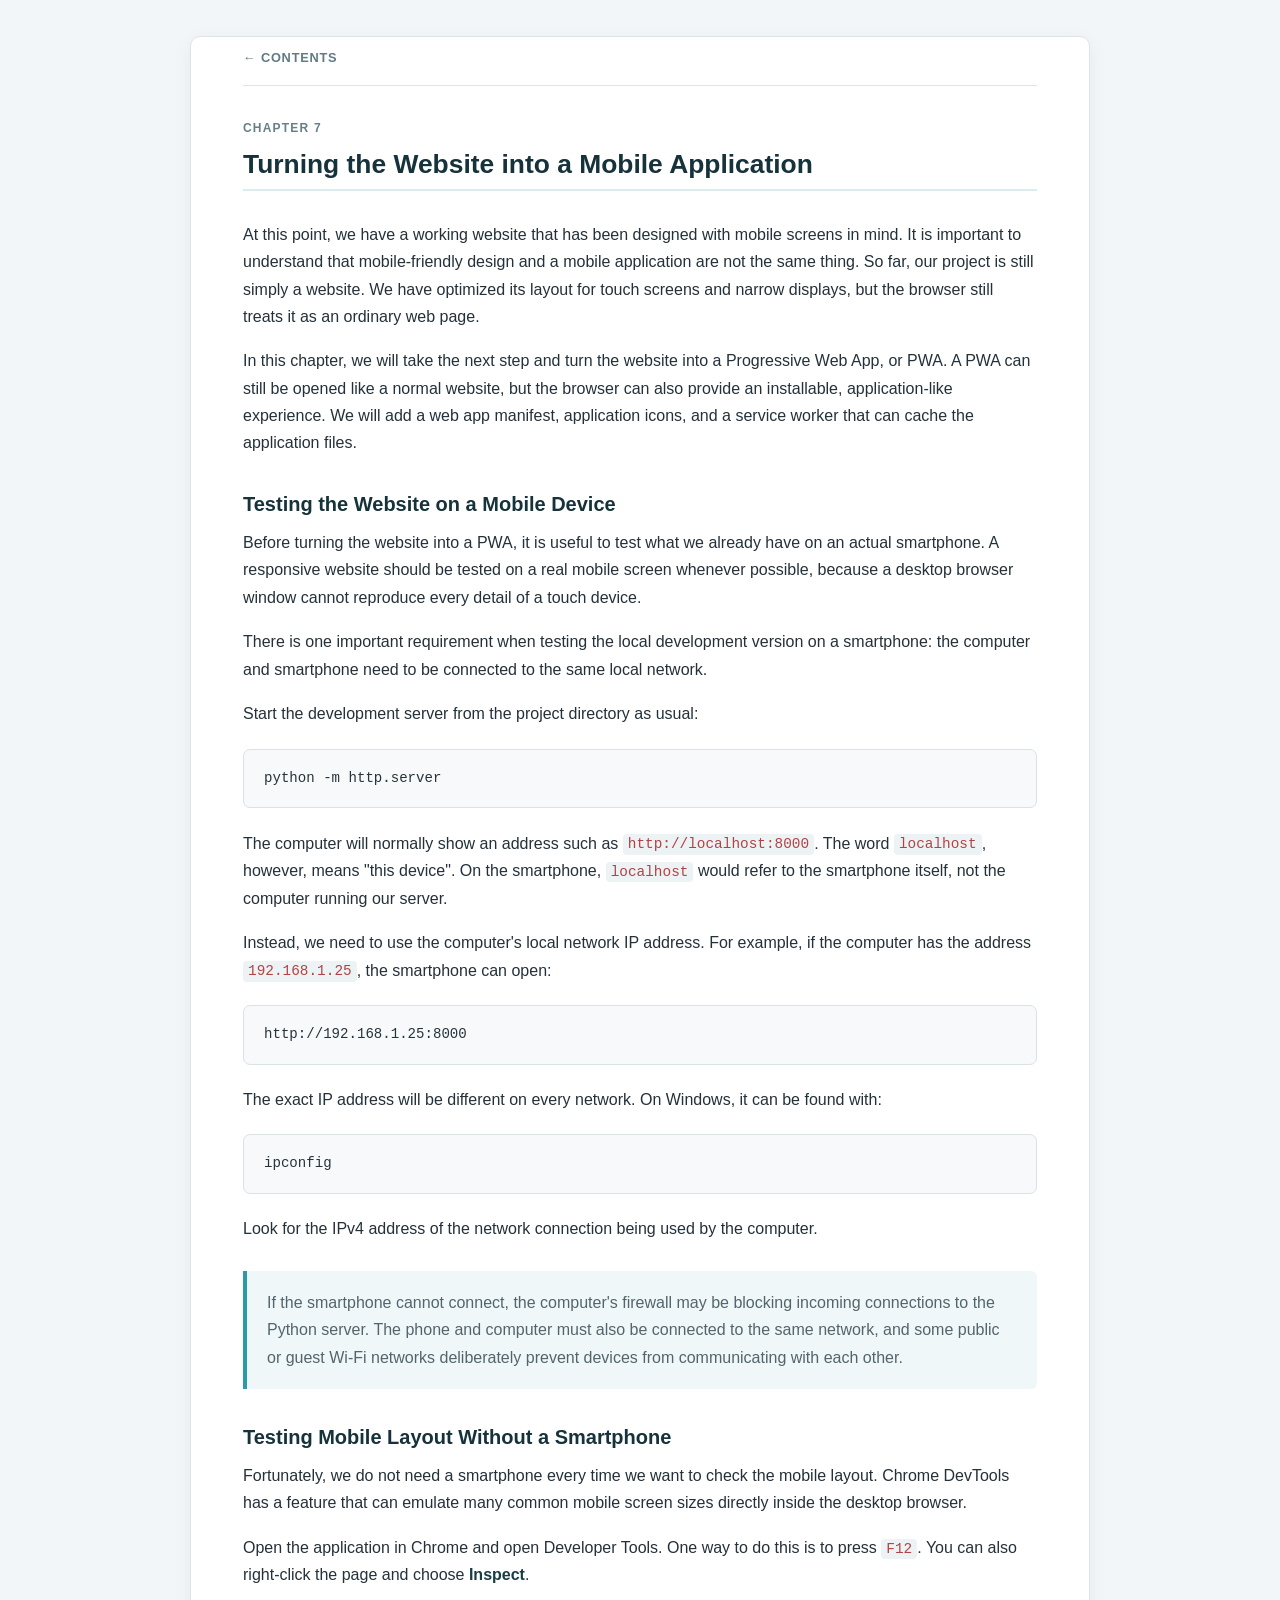
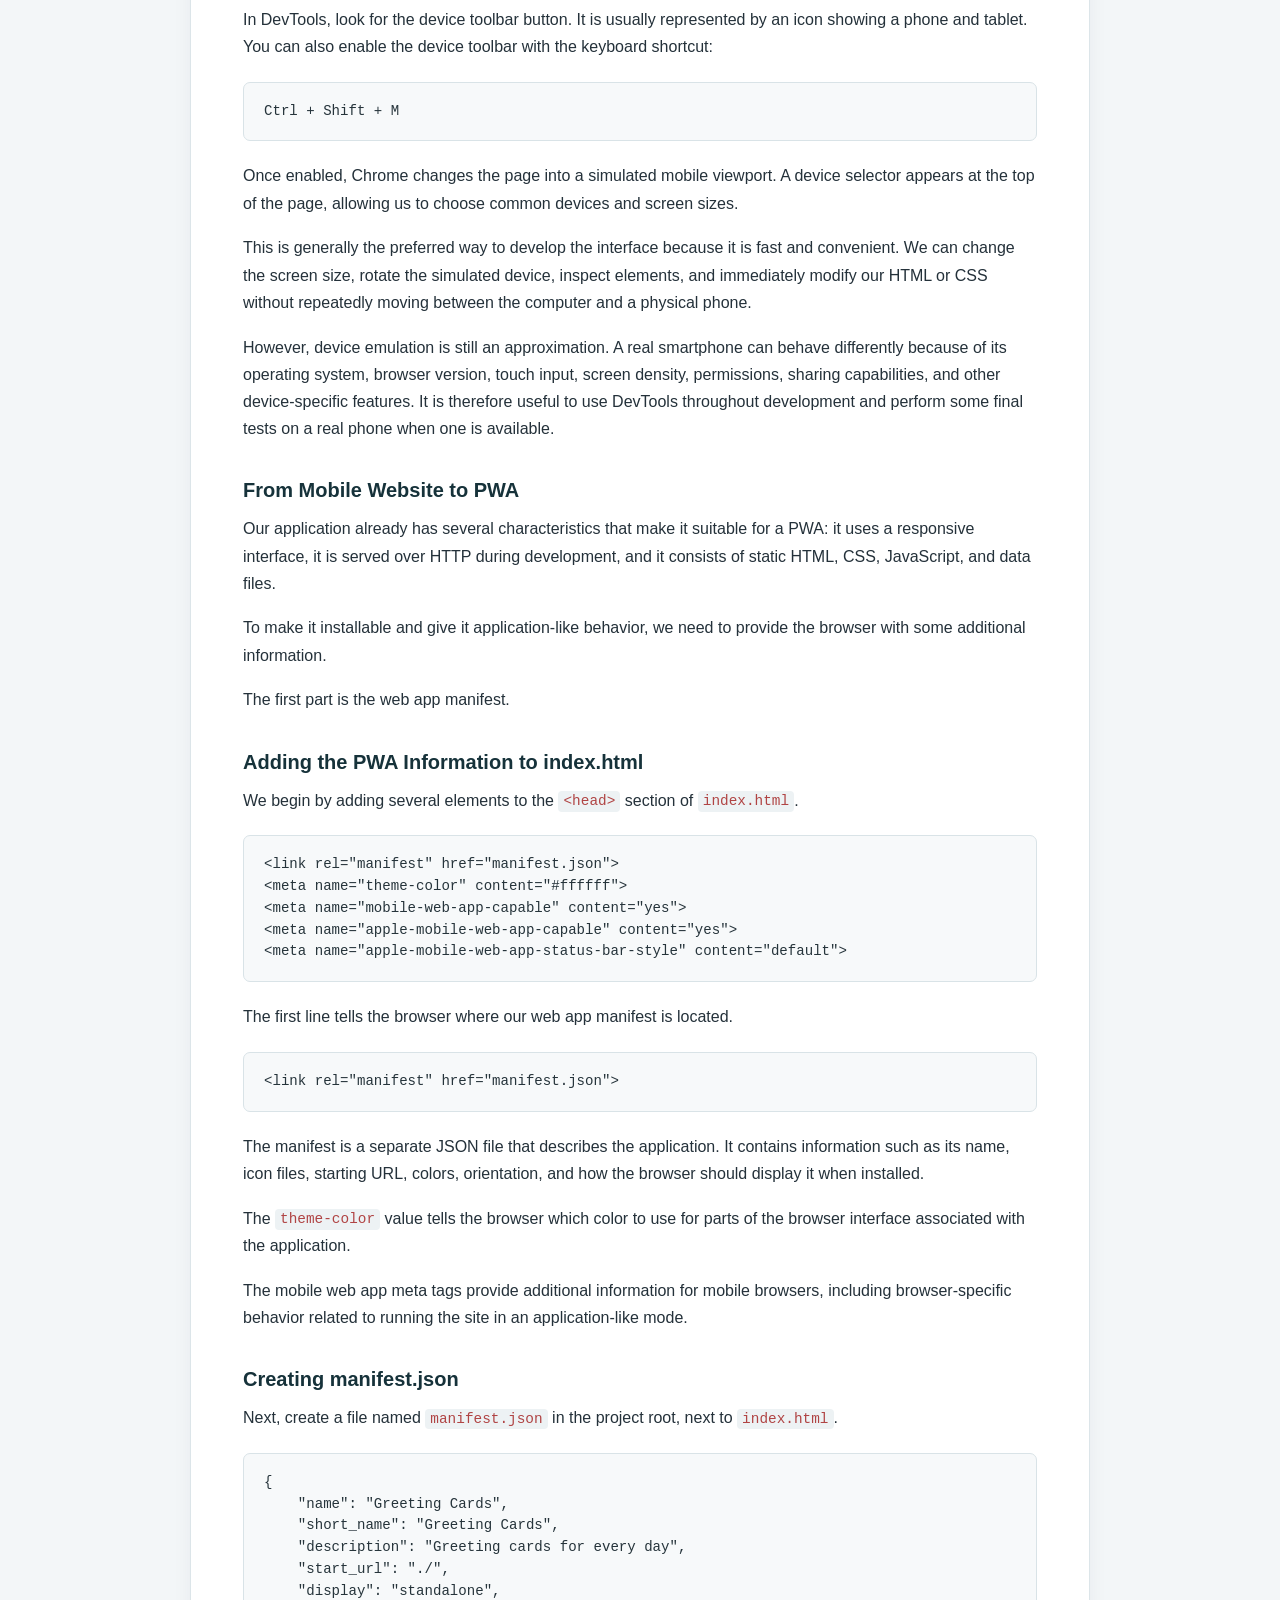
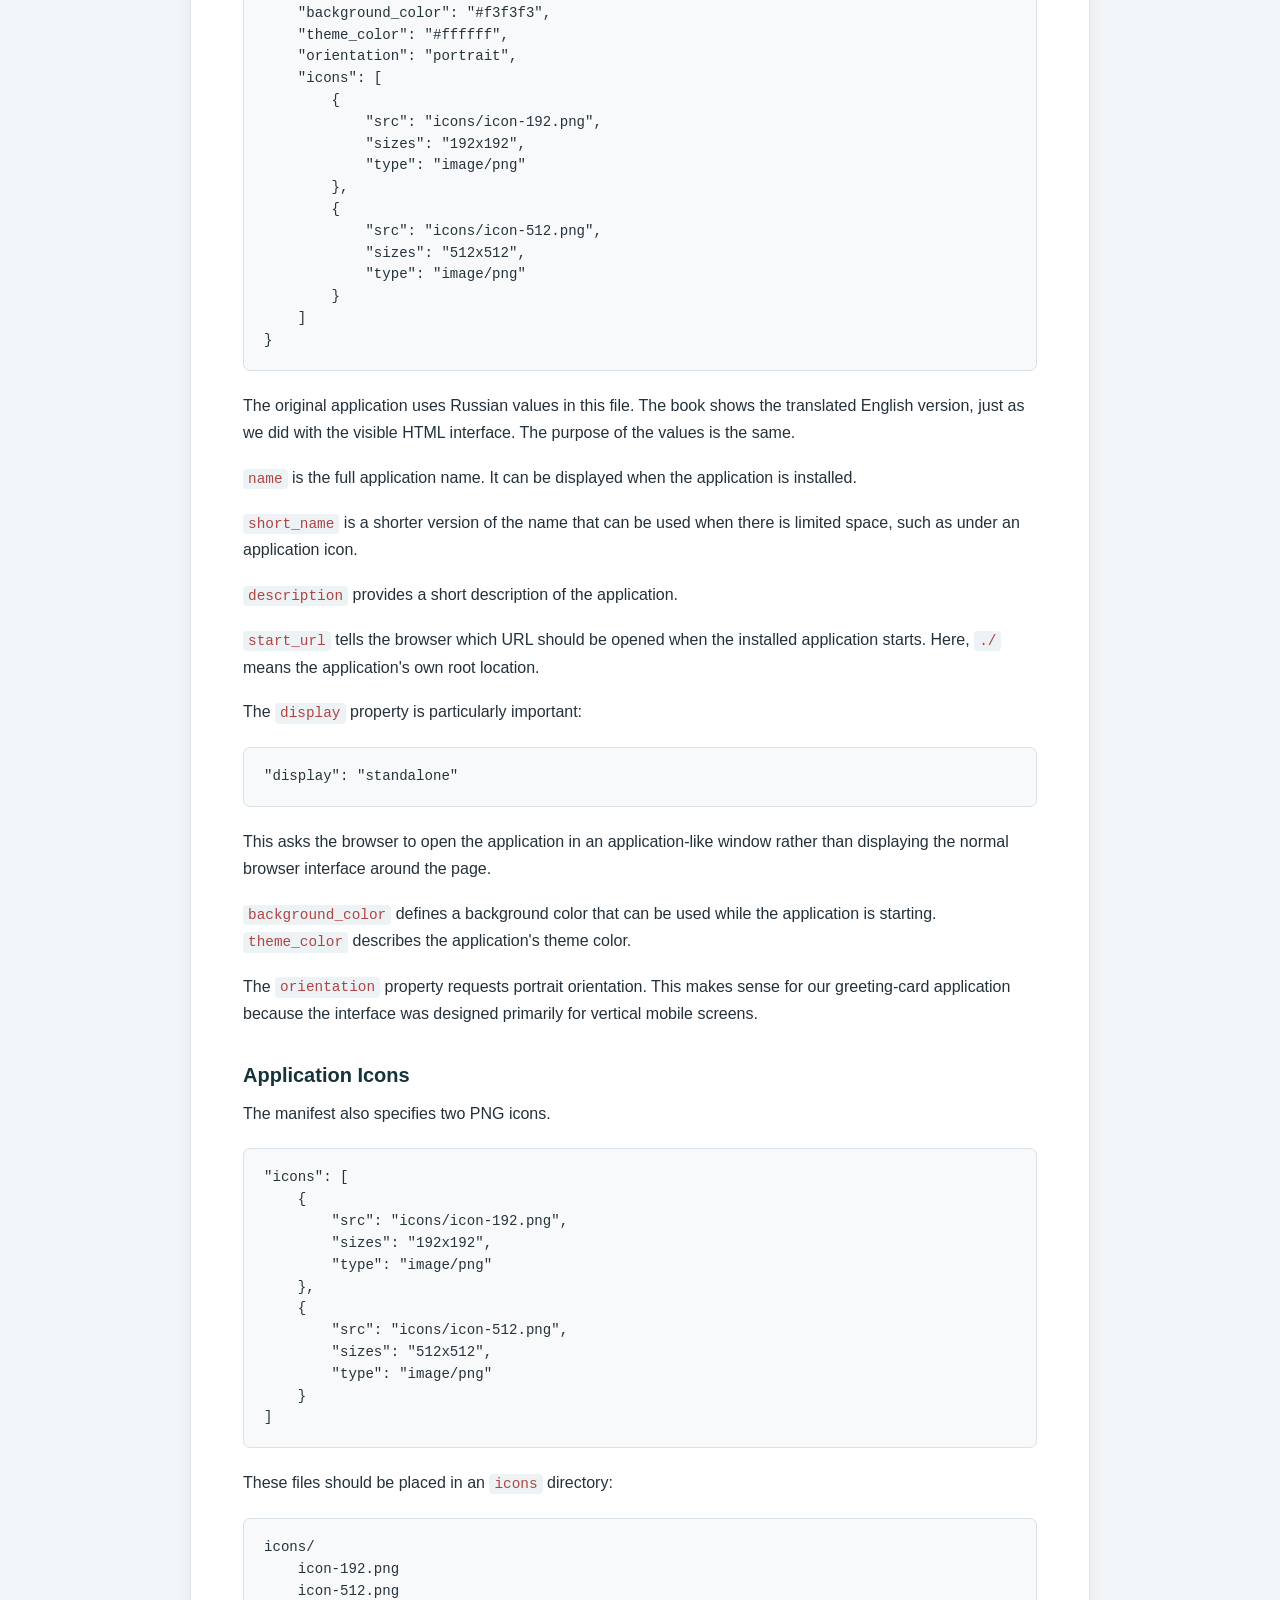
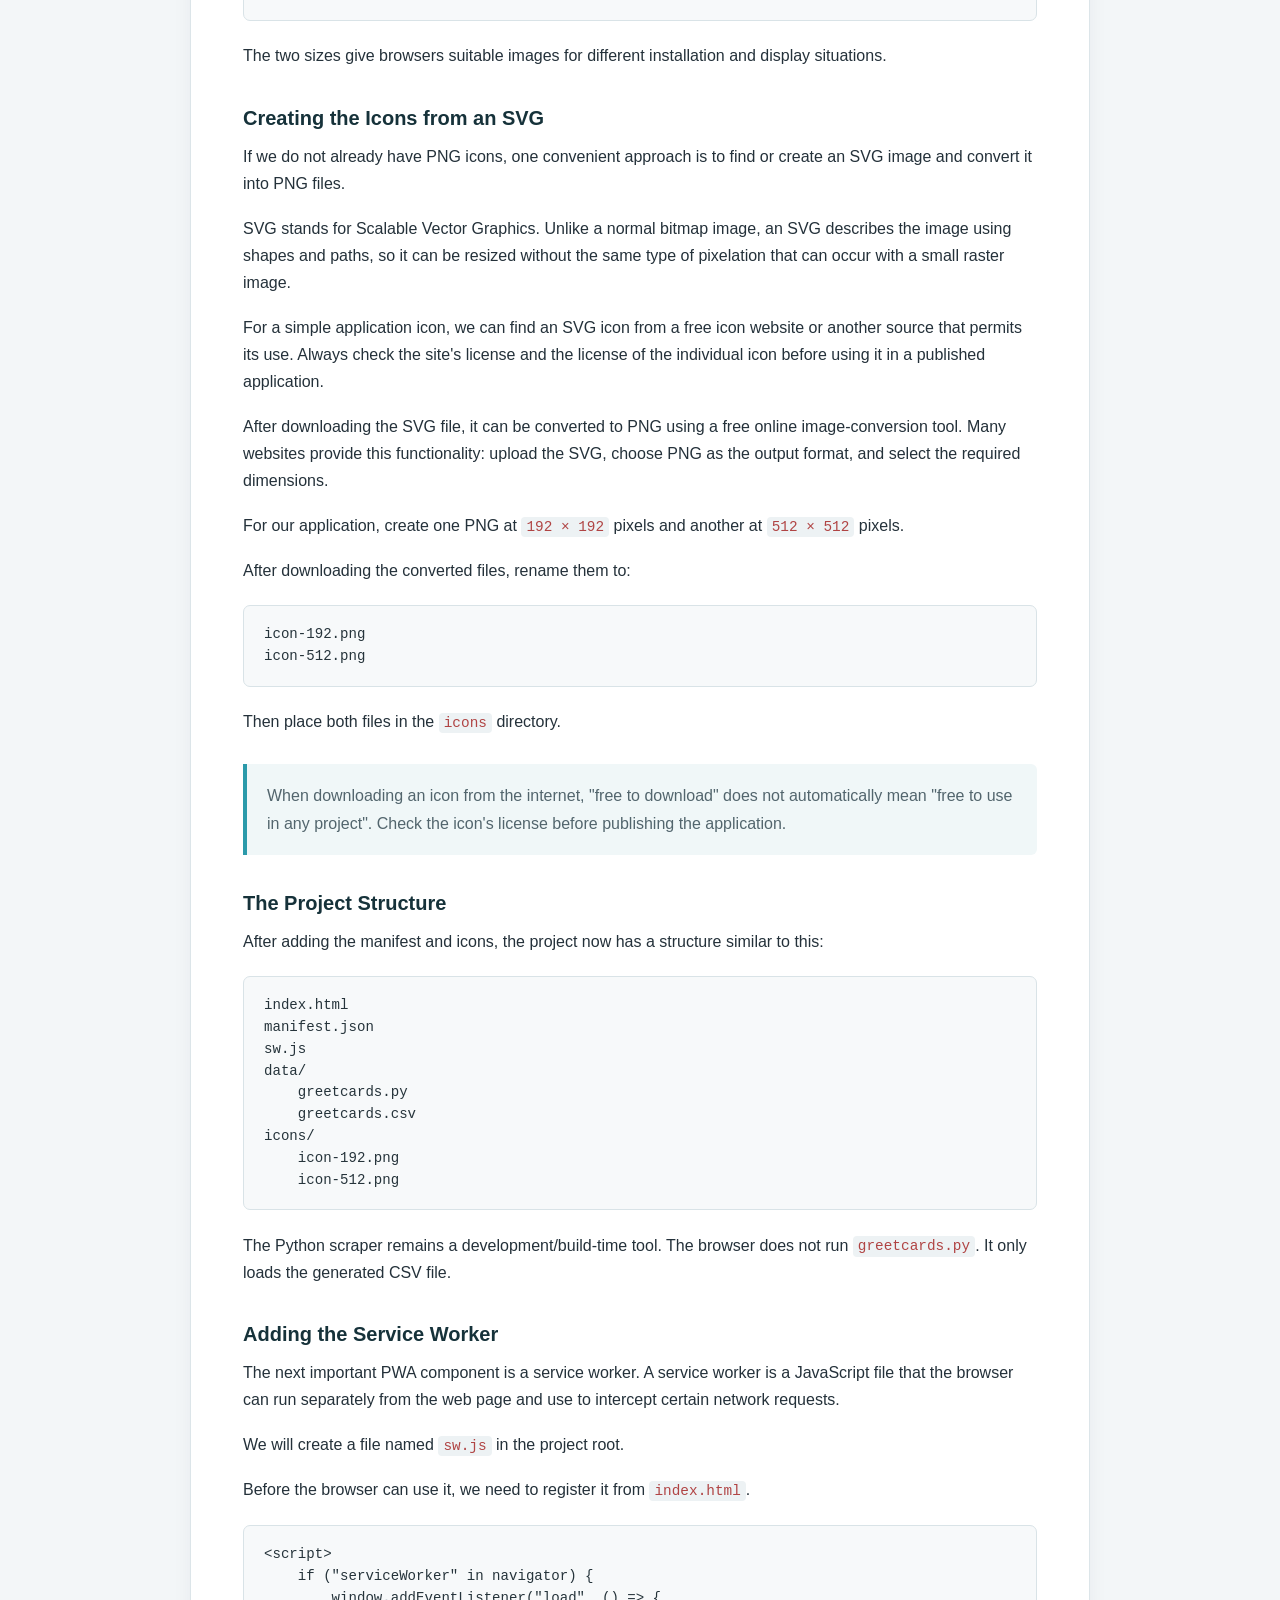
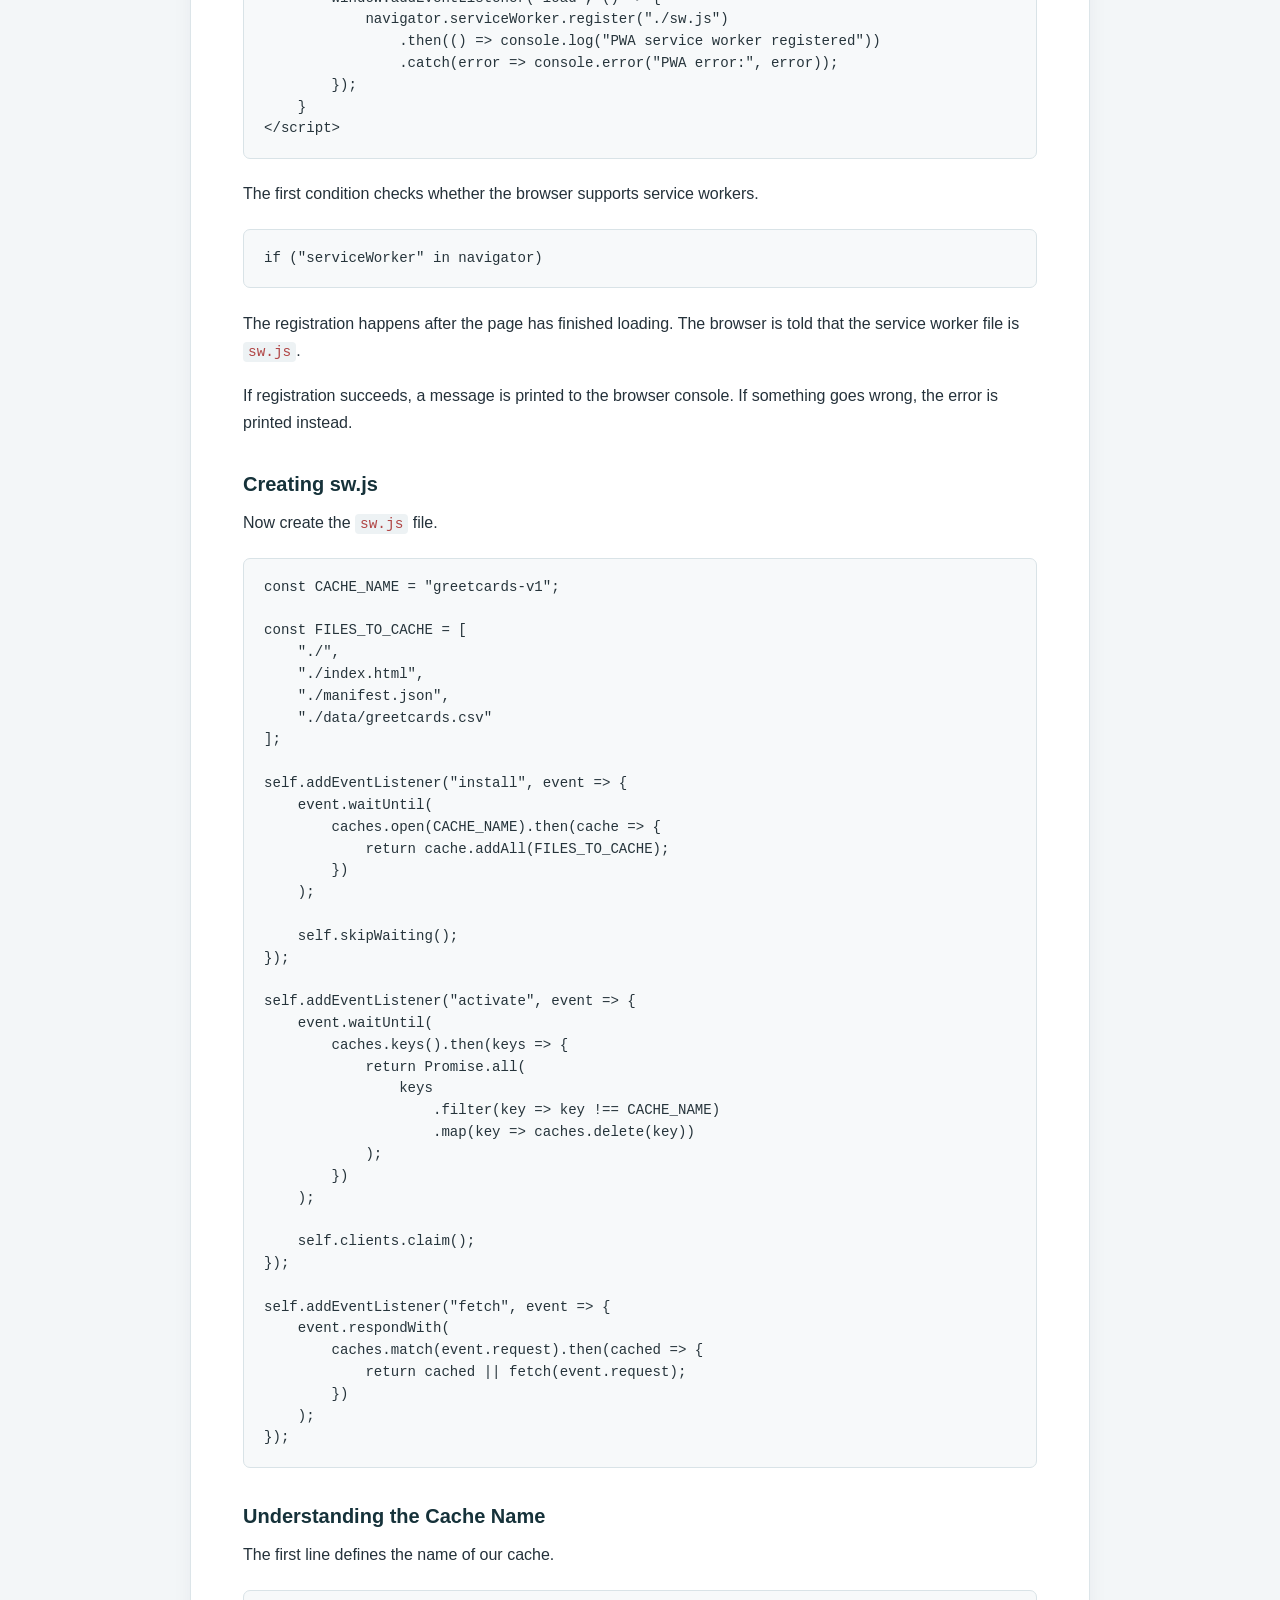
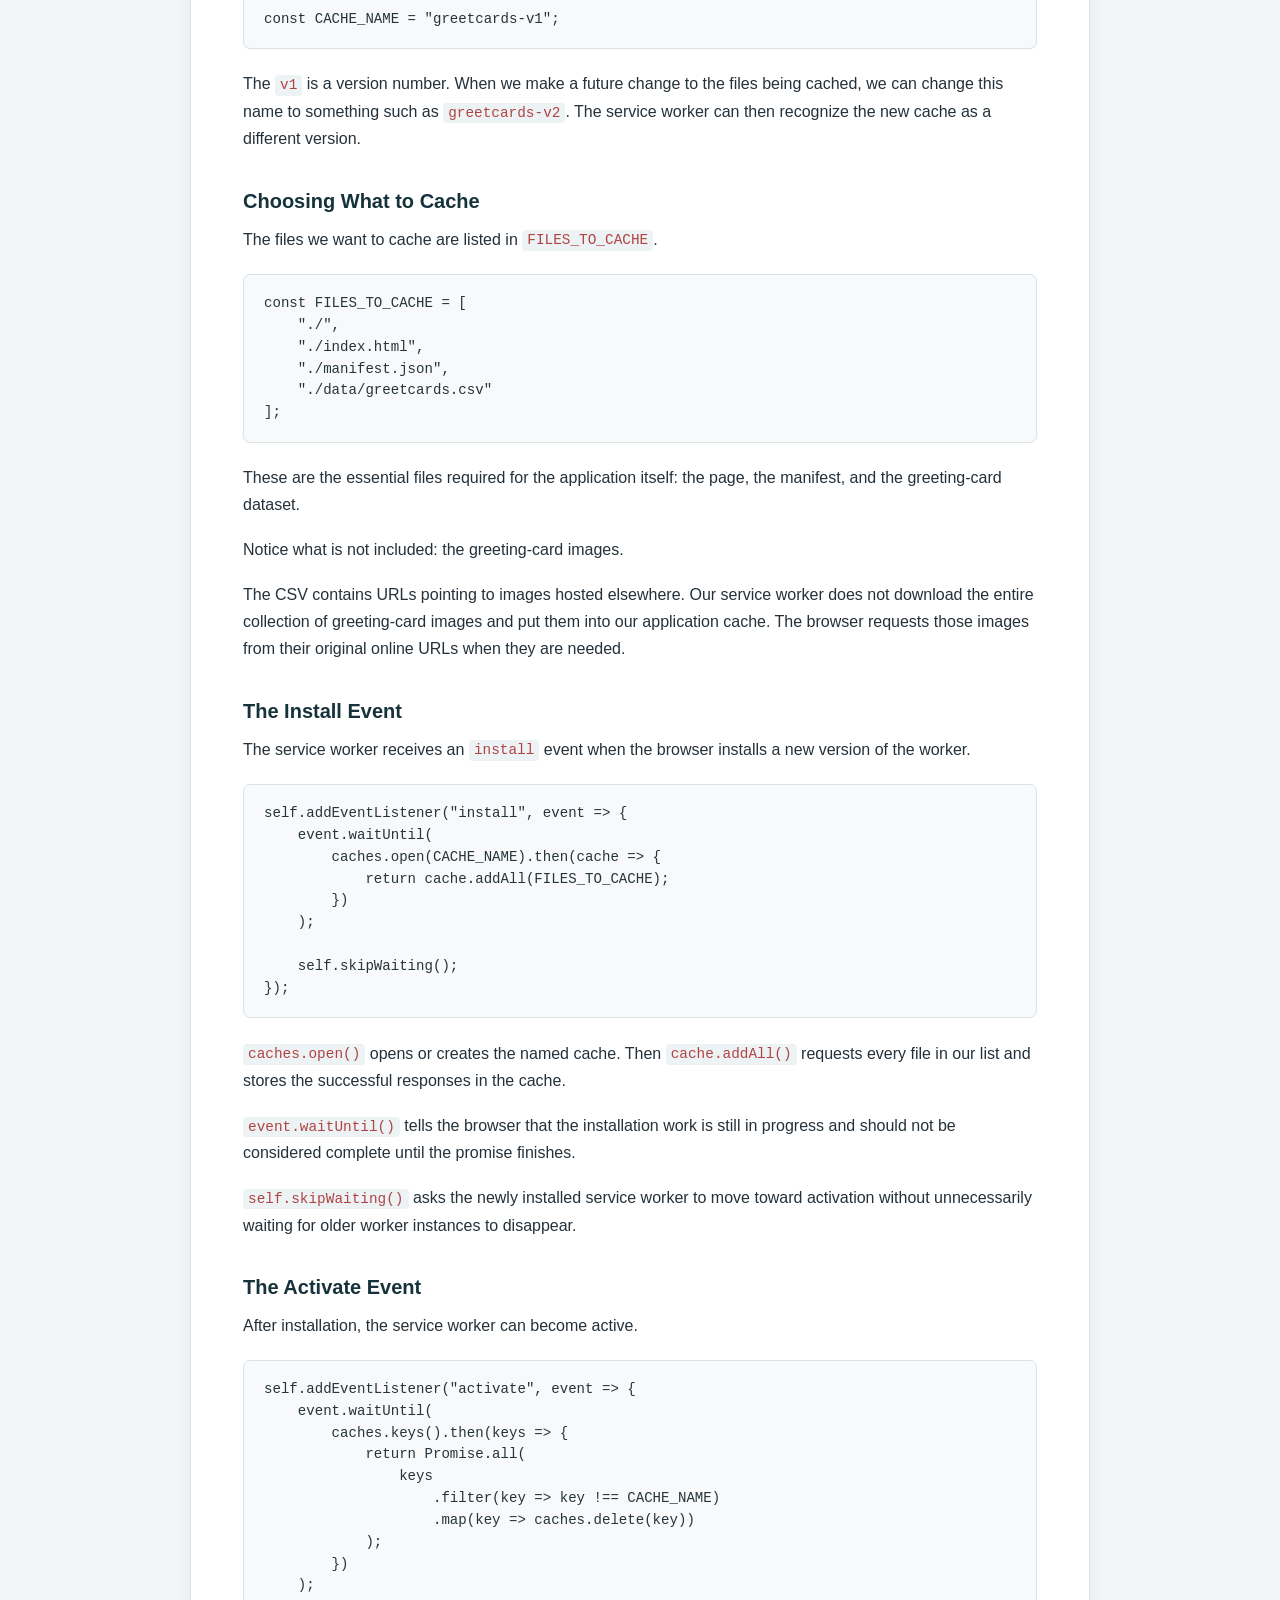
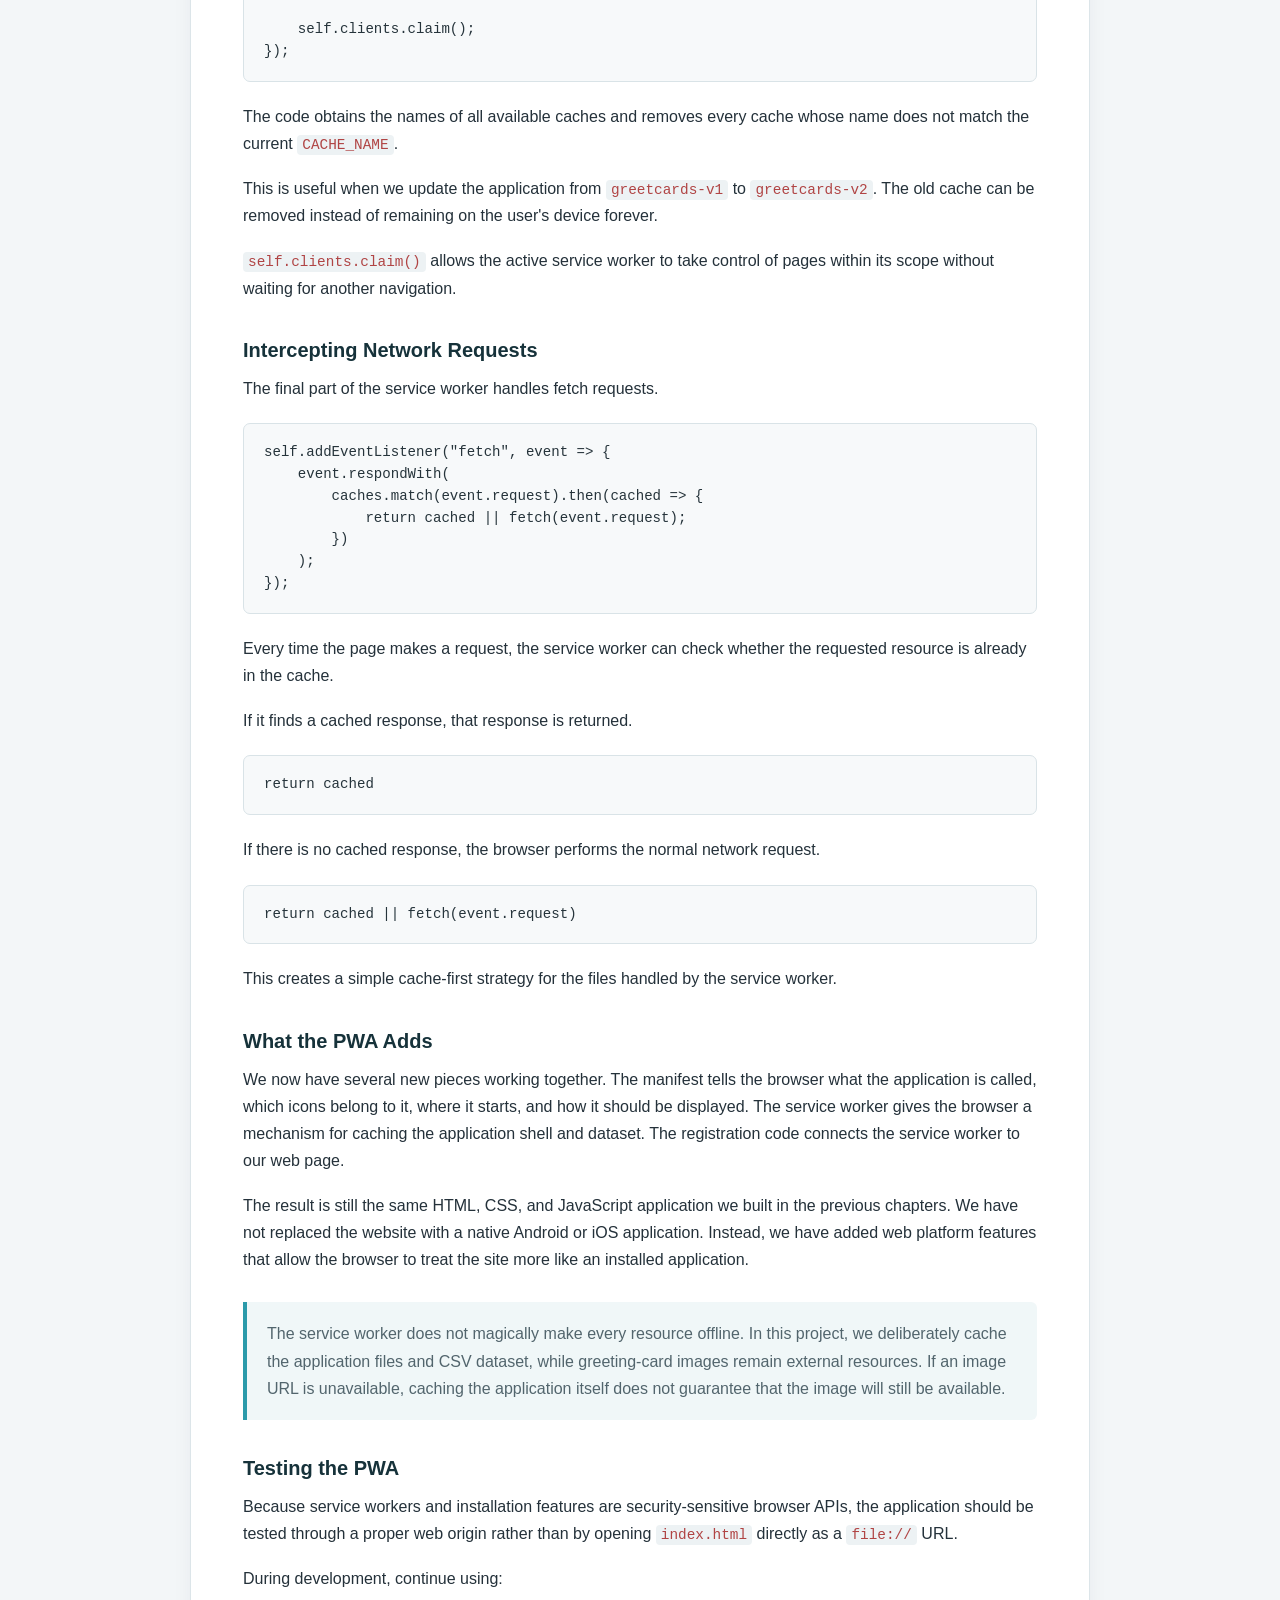
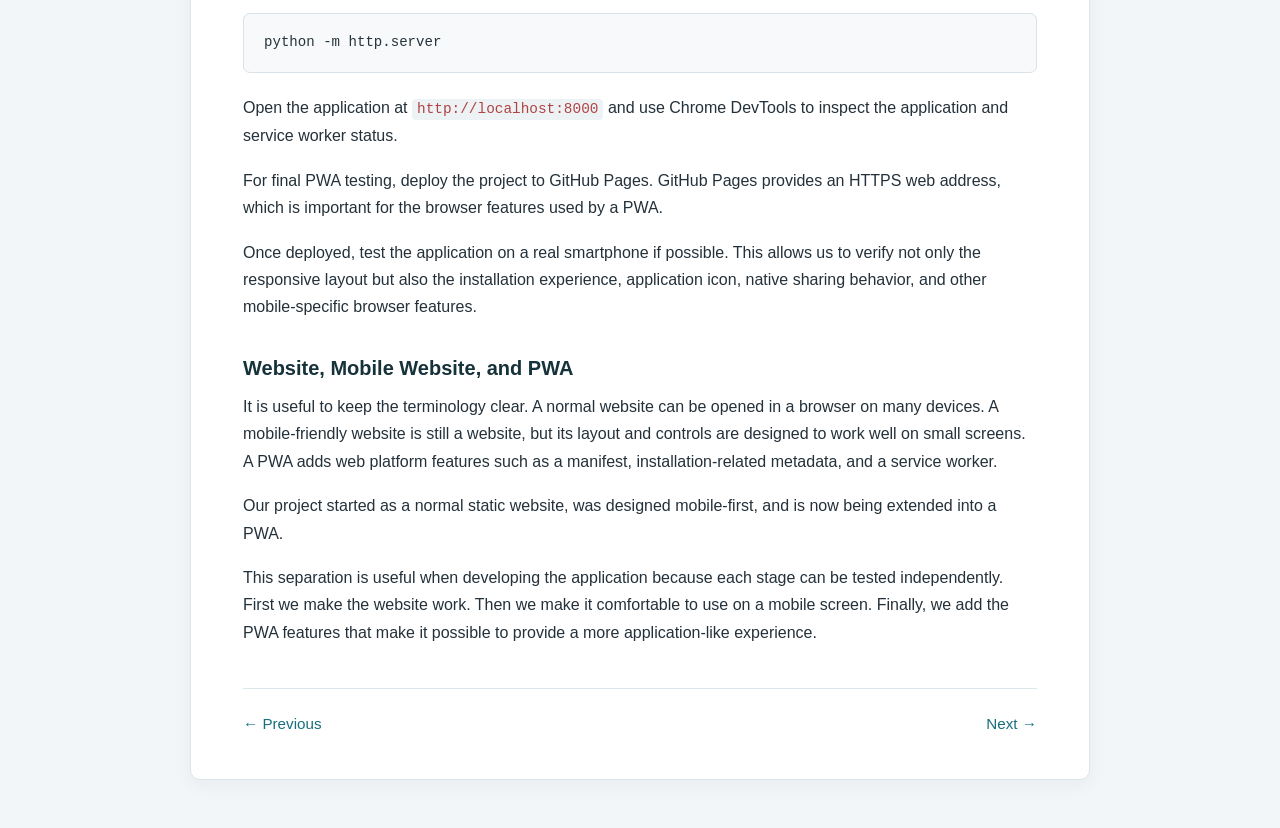
<file: book/pwa.html>
<!DOCTYPE html>
<html lang="en">
<head>
    <meta charset="UTF-8">
    <meta name="viewport" content="width=device-width, initial-scale=1.0">
    <title>Mobile Application — PWA</title>
    <link rel="stylesheet" href="style.css">
</head>
<body>
    <main class="book">
        <article class="chapter">
            <nav class="chapter-nav">
                <a href="contents.html">← Contents</a>
            </nav>
            <div class="chapter-label">Chapter 7</div>
            <h2>Turning the Website into a Mobile Application</h2>
            <p>At this point, we have a working website that has been designed with mobile screens in mind. It is important to understand that mobile-friendly design and a mobile application are not the same thing. So far, our project is still simply a website. We have optimized its layout for touch screens and narrow displays, but the browser still treats it as an ordinary web page.</p>
            <p>In this chapter, we will take the next step and turn the website into a Progressive Web App, or PWA. A PWA can still be opened like a normal website, but the browser can also provide an installable, application-like experience. We will add a web app manifest, application icons, and a service worker that can cache the application files.</p>
            <h3>Testing the Website on a Mobile Device</h3>
            <p>Before turning the website into a PWA, it is useful to test what we already have on an actual smartphone. A responsive website should be tested on a real mobile screen whenever possible, because a desktop browser window cannot reproduce every detail of a touch device.</p>
            <p>There is one important requirement when testing the local development version on a smartphone: the computer and smartphone need to be connected to the same local network.</p>
            <p>Start the development server from the project directory as usual:</p>
            <pre><code>python -m http.server</code></pre>
            <p>The computer will normally show an address such as <code>http://localhost:8000</code>. The word <code>localhost</code>, however, means "this device". On the smartphone, <code>localhost</code> would refer to the smartphone itself, not the computer running our server.</p>
            <p>Instead, we need to use the computer's local network IP address. For example, if the computer has the address <code>192.168.1.25</code>, the smartphone can open:</p>
            <pre><code>http://192.168.1.25:8000</code></pre>
            <p>The exact IP address will be different on every network. On Windows, it can be found with:</p>
            <pre><code>ipconfig</code></pre>
            <p>Look for the IPv4 address of the network connection being used by the computer.</p>
            <div class="note">
                <p>If the smartphone cannot connect, the computer's firewall may be blocking incoming connections to the Python server. The phone and computer must also be connected to the same network, and some public or guest Wi-Fi networks deliberately prevent devices from communicating with each other.</p>
            </div>
            <h3>Testing Mobile Layout Without a Smartphone</h3>
            <p>Fortunately, we do not need a smartphone every time we want to check the mobile layout. Chrome DevTools has a feature that can emulate many common mobile screen sizes directly inside the desktop browser.</p>
            <p>Open the application in Chrome and open Developer Tools. One way to do this is to press <code>F12</code>. You can also right-click the page and choose <strong>Inspect</strong>.</p>
            <p>In DevTools, look for the device toolbar button. It is usually represented by an icon showing a phone and tablet. You can also enable the device toolbar with the keyboard shortcut:</p>
            <pre><code>Ctrl + Shift + M</code></pre>
            <p>Once enabled, Chrome changes the page into a simulated mobile viewport. A device selector appears at the top of the page, allowing us to choose common devices and screen sizes.</p>
            <p>This is generally the preferred way to develop the interface because it is fast and convenient. We can change the screen size, rotate the simulated device, inspect elements, and immediately modify our HTML or CSS without repeatedly moving between the computer and a physical phone.</p>
            <p>However, device emulation is still an approximation. A real smartphone can behave differently because of its operating system, browser version, touch input, screen density, permissions, sharing capabilities, and other device-specific features. It is therefore useful to use DevTools throughout development and perform some final tests on a real phone when one is available.</p>
            <h3>From Mobile Website to PWA</h3>
            <p>Our application already has several characteristics that make it suitable for a PWA: it uses a responsive interface, it is served over HTTP during development, and it consists of static HTML, CSS, JavaScript, and data files.</p>
            <p>To make it installable and give it application-like behavior, we need to provide the browser with some additional information.</p>
            <p>The first part is the web app manifest.</p>
            <h3>Adding the PWA Information to index.html</h3>
            <p>We begin by adding several elements to the <code>&lt;head&gt;</code> section of <code>index.html</code>.</p>
            <pre><code>&lt;link rel="manifest" href="manifest.json"&gt;
&lt;meta name="theme-color" content="#ffffff"&gt;
&lt;meta name="mobile-web-app-capable" content="yes"&gt;
&lt;meta name="apple-mobile-web-app-capable" content="yes"&gt;
&lt;meta name="apple-mobile-web-app-status-bar-style" content="default"&gt;</code></pre>
            <p>The first line tells the browser where our web app manifest is located.</p>
            <pre><code>&lt;link rel="manifest" href="manifest.json"&gt;</code></pre>
            <p>The manifest is a separate JSON file that describes the application. It contains information such as its name, icon files, starting URL, colors, orientation, and how the browser should display it when installed.</p>
            <p>The <code>theme-color</code> value tells the browser which color to use for parts of the browser interface associated with the application.</p>
            <p>The mobile web app meta tags provide additional information for mobile browsers, including browser-specific behavior related to running the site in an application-like mode.</p>
            <h3>Creating manifest.json</h3>
            <p>Next, create a file named <code>manifest.json</code> in the project root, next to <code>index.html</code>.</p>
            <pre><code>{
    "name": "Greeting Cards",
    "short_name": "Greeting Cards",
    "description": "Greeting cards for every day",
    "start_url": "./",
    "display": "standalone",
    "background_color": "#f3f3f3",
    "theme_color": "#ffffff",
    "orientation": "portrait",
    "icons": [
        {
            "src": "icons/icon-192.png",
            "sizes": "192x192",
            "type": "image/png"
        },
        {
            "src": "icons/icon-512.png",
            "sizes": "512x512",
            "type": "image/png"
        }
    ]
}</code></pre>
            <p>The original application uses Russian values in this file. The book shows the translated English version, just as we did with the visible HTML interface. The purpose of the values is the same.</p>
            <p><code>name</code> is the full application name. It can be displayed when the application is installed.</p>
            <p><code>short_name</code> is a shorter version of the name that can be used when there is limited space, such as under an application icon.</p>
            <p><code>description</code> provides a short description of the application.</p>
            <p><code>start_url</code> tells the browser which URL should be opened when the installed application starts. Here, <code>./</code> means the application's own root location.</p>
            <p>The <code>display</code> property is particularly important:</p>
            <pre><code>"display": "standalone"</code></pre>
            <p>This asks the browser to open the application in an application-like window rather than displaying the normal browser interface around the page.</p>
            <p><code>background_color</code> defines a background color that can be used while the application is starting. <code>theme_color</code> describes the application's theme color.</p>
            <p>The <code>orientation</code> property requests portrait orientation. This makes sense for our greeting-card application because the interface was designed primarily for vertical mobile screens.</p>
            <h3>Application Icons</h3>
            <p>The manifest also specifies two PNG icons.</p>
            <pre><code>"icons": [
    {
        "src": "icons/icon-192.png",
        "sizes": "192x192",
        "type": "image/png"
    },
    {
        "src": "icons/icon-512.png",
        "sizes": "512x512",
        "type": "image/png"
    }
]</code></pre>
            <p>These files should be placed in an <code>icons</code> directory:</p>
            <pre><code>icons/
    icon-192.png
    icon-512.png</code></pre>
            <p>The two sizes give browsers suitable images for different installation and display situations.</p>
            <h3>Creating the Icons from an SVG</h3>
            <p>If we do not already have PNG icons, one convenient approach is to find or create an SVG image and convert it into PNG files.</p>
            <p>SVG stands for Scalable Vector Graphics. Unlike a normal bitmap image, an SVG describes the image using shapes and paths, so it can be resized without the same type of pixelation that can occur with a small raster image.</p>
            <p>For a simple application icon, we can find an SVG icon from a free icon website or another source that permits its use. Always check the site's license and the license of the individual icon before using it in a published application.</p>
            <p>After downloading the SVG file, it can be converted to PNG using a free online image-conversion tool. Many websites provide this functionality: upload the SVG, choose PNG as the output format, and select the required dimensions.</p>
            <p>For our application, create one PNG at <code>192 × 192</code> pixels and another at <code>512 × 512</code> pixels.</p>
            <p>After downloading the converted files, rename them to:</p>
            <pre><code>icon-192.png
icon-512.png</code></pre>
            <p>Then place both files in the <code>icons</code> directory.</p>
            <div class="note">
                <p>When downloading an icon from the internet, "free to download" does not automatically mean "free to use in any project". Check the icon's license before publishing the application.</p>
            </div>
            <h3>The Project Structure</h3>
            <p>After adding the manifest and icons, the project now has a structure similar to this:</p>
            <pre><code>index.html
manifest.json
sw.js
data/
    greetcards.py
    greetcards.csv
icons/
    icon-192.png
    icon-512.png</code></pre>
            <p>The Python scraper remains a development/build-time tool. The browser does not run <code>greetcards.py</code>. It only loads the generated CSV file.</p>
            <h3>Adding the Service Worker</h3>
            <p>The next important PWA component is a service worker. A service worker is a JavaScript file that the browser can run separately from the web page and use to intercept certain network requests.</p>
            <p>We will create a file named <code>sw.js</code> in the project root.</p>
            <p>Before the browser can use it, we need to register it from <code>index.html</code>.</p>
            <pre><code>&lt;script&gt;
    if ("serviceWorker" in navigator) {
        window.addEventListener("load", () =&gt; {
            navigator.serviceWorker.register("./sw.js")
                .then(() =&gt; console.log("PWA service worker registered"))
                .catch(error =&gt; console.error("PWA error:", error));
        });
    }
&lt;/script&gt;</code></pre>
            <p>The first condition checks whether the browser supports service workers.</p>
            <pre><code>if ("serviceWorker" in navigator)</code></pre>
            <p>The registration happens after the page has finished loading. The browser is told that the service worker file is <code>sw.js</code>.</p>
            <p>If registration succeeds, a message is printed to the browser console. If something goes wrong, the error is printed instead.</p>
            <h3>Creating sw.js</h3>
            <p>Now create the <code>sw.js</code> file.</p>
            <pre><code>const CACHE_NAME = "greetcards-v1";

const FILES_TO_CACHE = [
    "./",
    "./index.html",
    "./manifest.json",
    "./data/greetcards.csv"
];

self.addEventListener("install", event =&gt; {
    event.waitUntil(
        caches.open(CACHE_NAME).then(cache =&gt; {
            return cache.addAll(FILES_TO_CACHE);
        })
    );

    self.skipWaiting();
});

self.addEventListener("activate", event =&gt; {
    event.waitUntil(
        caches.keys().then(keys =&gt; {
            return Promise.all(
                keys
                    .filter(key =&gt; key !== CACHE_NAME)
                    .map(key =&gt; caches.delete(key))
            );
        })
    );

    self.clients.claim();
});

self.addEventListener("fetch", event =&gt; {
    event.respondWith(
        caches.match(event.request).then(cached =&gt; {
            return cached || fetch(event.request);
        })
    );
});</code></pre>
            <h3>Understanding the Cache Name</h3>
            <p>The first line defines the name of our cache.</p>
            <pre><code>const CACHE_NAME = "greetcards-v1";</code></pre>
            <p>The <code>v1</code> is a version number. When we make a future change to the files being cached, we can change this name to something such as <code>greetcards-v2</code>. The service worker can then recognize the new cache as a different version.</p>
            <h3>Choosing What to Cache</h3>
            <p>The files we want to cache are listed in <code>FILES_TO_CACHE</code>.</p>
            <pre><code>const FILES_TO_CACHE = [
    "./",
    "./index.html",
    "./manifest.json",
    "./data/greetcards.csv"
];</code></pre>
            <p>These are the essential files required for the application itself: the page, the manifest, and the greeting-card dataset.</p>
            <p>Notice what is not included: the greeting-card images.</p>
            <p>The CSV contains URLs pointing to images hosted elsewhere. Our service worker does not download the entire collection of greeting-card images and put them into our application cache. The browser requests those images from their original online URLs when they are needed.</p>
            <h3>The Install Event</h3>
            <p>The service worker receives an <code>install</code> event when the browser installs a new version of the worker.</p>
            <pre><code>self.addEventListener("install", event =&gt; {
    event.waitUntil(
        caches.open(CACHE_NAME).then(cache =&gt; {
            return cache.addAll(FILES_TO_CACHE);
        })
    );

    self.skipWaiting();
});</code></pre>
            <p><code>caches.open()</code> opens or creates the named cache. Then <code>cache.addAll()</code> requests every file in our list and stores the successful responses in the cache.</p>
            <p><code>event.waitUntil()</code> tells the browser that the installation work is still in progress and should not be considered complete until the promise finishes.</p>
            <p><code>self.skipWaiting()</code> asks the newly installed service worker to move toward activation without unnecessarily waiting for older worker instances to disappear.</p>
            <h3>The Activate Event</h3>
            <p>After installation, the service worker can become active.</p>
            <pre><code>self.addEventListener("activate", event =&gt; {
    event.waitUntil(
        caches.keys().then(keys =&gt; {
            return Promise.all(
                keys
                    .filter(key =&gt; key !== CACHE_NAME)
                    .map(key =&gt; caches.delete(key))
            );
        })
    );

    self.clients.claim();
});</code></pre>
            <p>The code obtains the names of all available caches and removes every cache whose name does not match the current <code>CACHE_NAME</code>.</p>
            <p>This is useful when we update the application from <code>greetcards-v1</code> to <code>greetcards-v2</code>. The old cache can be removed instead of remaining on the user's device forever.</p>
            <p><code>self.clients.claim()</code> allows the active service worker to take control of pages within its scope without waiting for another navigation.</p>
            <h3>Intercepting Network Requests</h3>
            <p>The final part of the service worker handles fetch requests.</p>
            <pre><code>self.addEventListener("fetch", event =&gt; {
    event.respondWith(
        caches.match(event.request).then(cached =&gt; {
            return cached || fetch(event.request);
        })
    );
});</code></pre>
            <p>Every time the page makes a request, the service worker can check whether the requested resource is already in the cache.</p>
            <p>If it finds a cached response, that response is returned.</p>
            <pre><code>return cached</code></pre>
            <p>If there is no cached response, the browser performs the normal network request.</p>
            <pre><code>return cached || fetch(event.request)</code></pre>
            <p>This creates a simple cache-first strategy for the files handled by the service worker.</p>
            <h3>What the PWA Adds</h3>
            <p>We now have several new pieces working together. The manifest tells the browser what the application is called, which icons belong to it, where it starts, and how it should be displayed. The service worker gives the browser a mechanism for caching the application shell and dataset. The registration code connects the service worker to our web page.</p>
            <p>The result is still the same HTML, CSS, and JavaScript application we built in the previous chapters. We have not replaced the website with a native Android or iOS application. Instead, we have added web platform features that allow the browser to treat the site more like an installed application.</p>
            <div class="note">
                <p>The service worker does not magically make every resource offline. In this project, we deliberately cache the application files and CSV dataset, while greeting-card images remain external resources. If an image URL is unavailable, caching the application itself does not guarantee that the image will still be available.</p>
            </div>
            <h3>Testing the PWA</h3>
            <p>Because service workers and installation features are security-sensitive browser APIs, the application should be tested through a proper web origin rather than by opening <code>index.html</code> directly as a <code>file://</code> URL.</p>
            <p>During development, continue using:</p>
            <pre><code>python -m http.server</code></pre>
            <p>Open the application at <code>http://localhost:8000</code> and use Chrome DevTools to inspect the application and service worker status.</p>
            <p>For final PWA testing, deploy the project to GitHub Pages. GitHub Pages provides an HTTPS web address, which is important for the browser features used by a PWA.</p>
            <p>Once deployed, test the application on a real smartphone if possible. This allows us to verify not only the responsive layout but also the installation experience, application icon, native sharing behavior, and other mobile-specific browser features.</p>
            <h3>Website, Mobile Website, and PWA</h3>
            <p>It is useful to keep the terminology clear. A normal website can be opened in a browser on many devices. A mobile-friendly website is still a website, but its layout and controls are designed to work well on small screens. A PWA adds web platform features such as a manifest, installation-related metadata, and a service worker.</p>
            <p>Our project started as a normal static website, was designed mobile-first, and is now being extended into a PWA.</p>
            <p>This separation is useful when developing the application because each stage can be tested independently. First we make the website work. Then we make it comfortable to use on a mobile screen. Finally, we add the PWA features that make it possible to provide a more application-like experience.</p>
            <nav class="chapter-nav-bottom">
                <a href="app.html">← Previous</a>
                <a href="install.html" class="next">Next →</a>
            </nav>
        </article>
    </main>
</body>
</html>
</file>
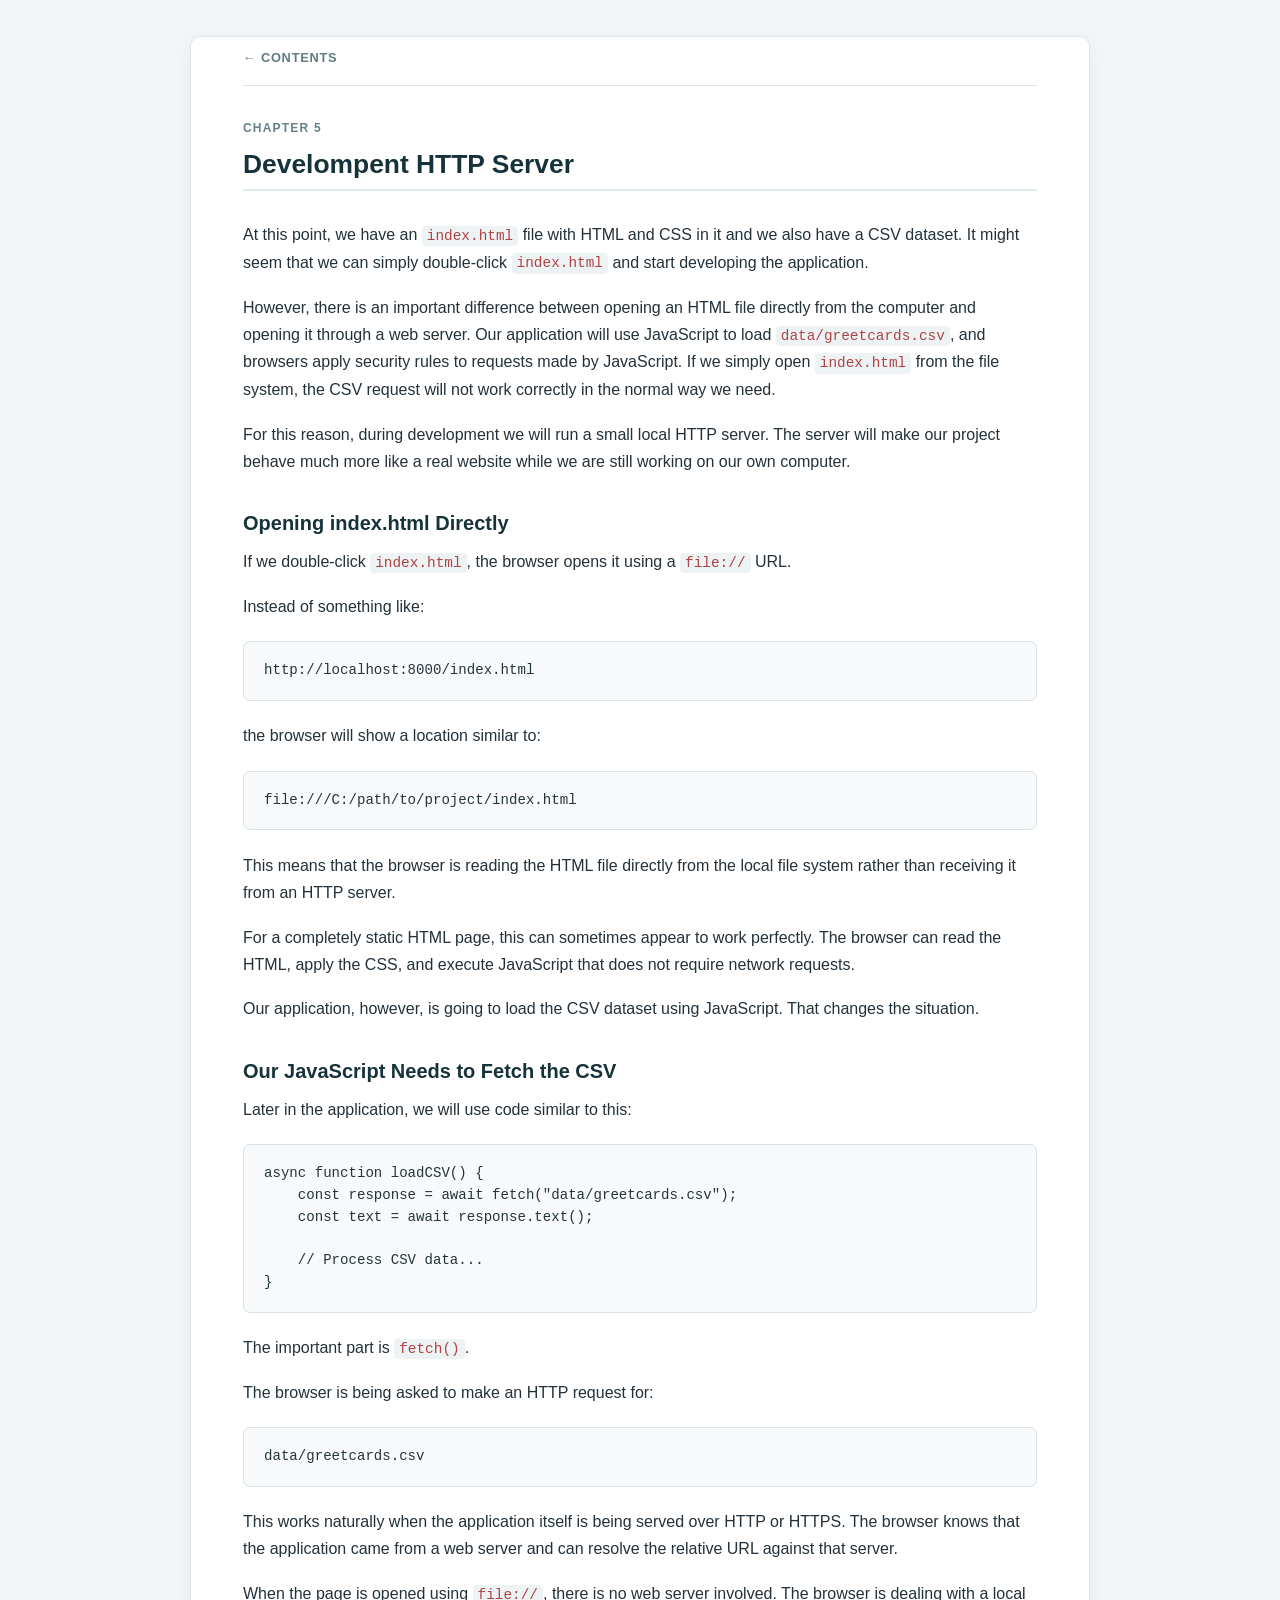
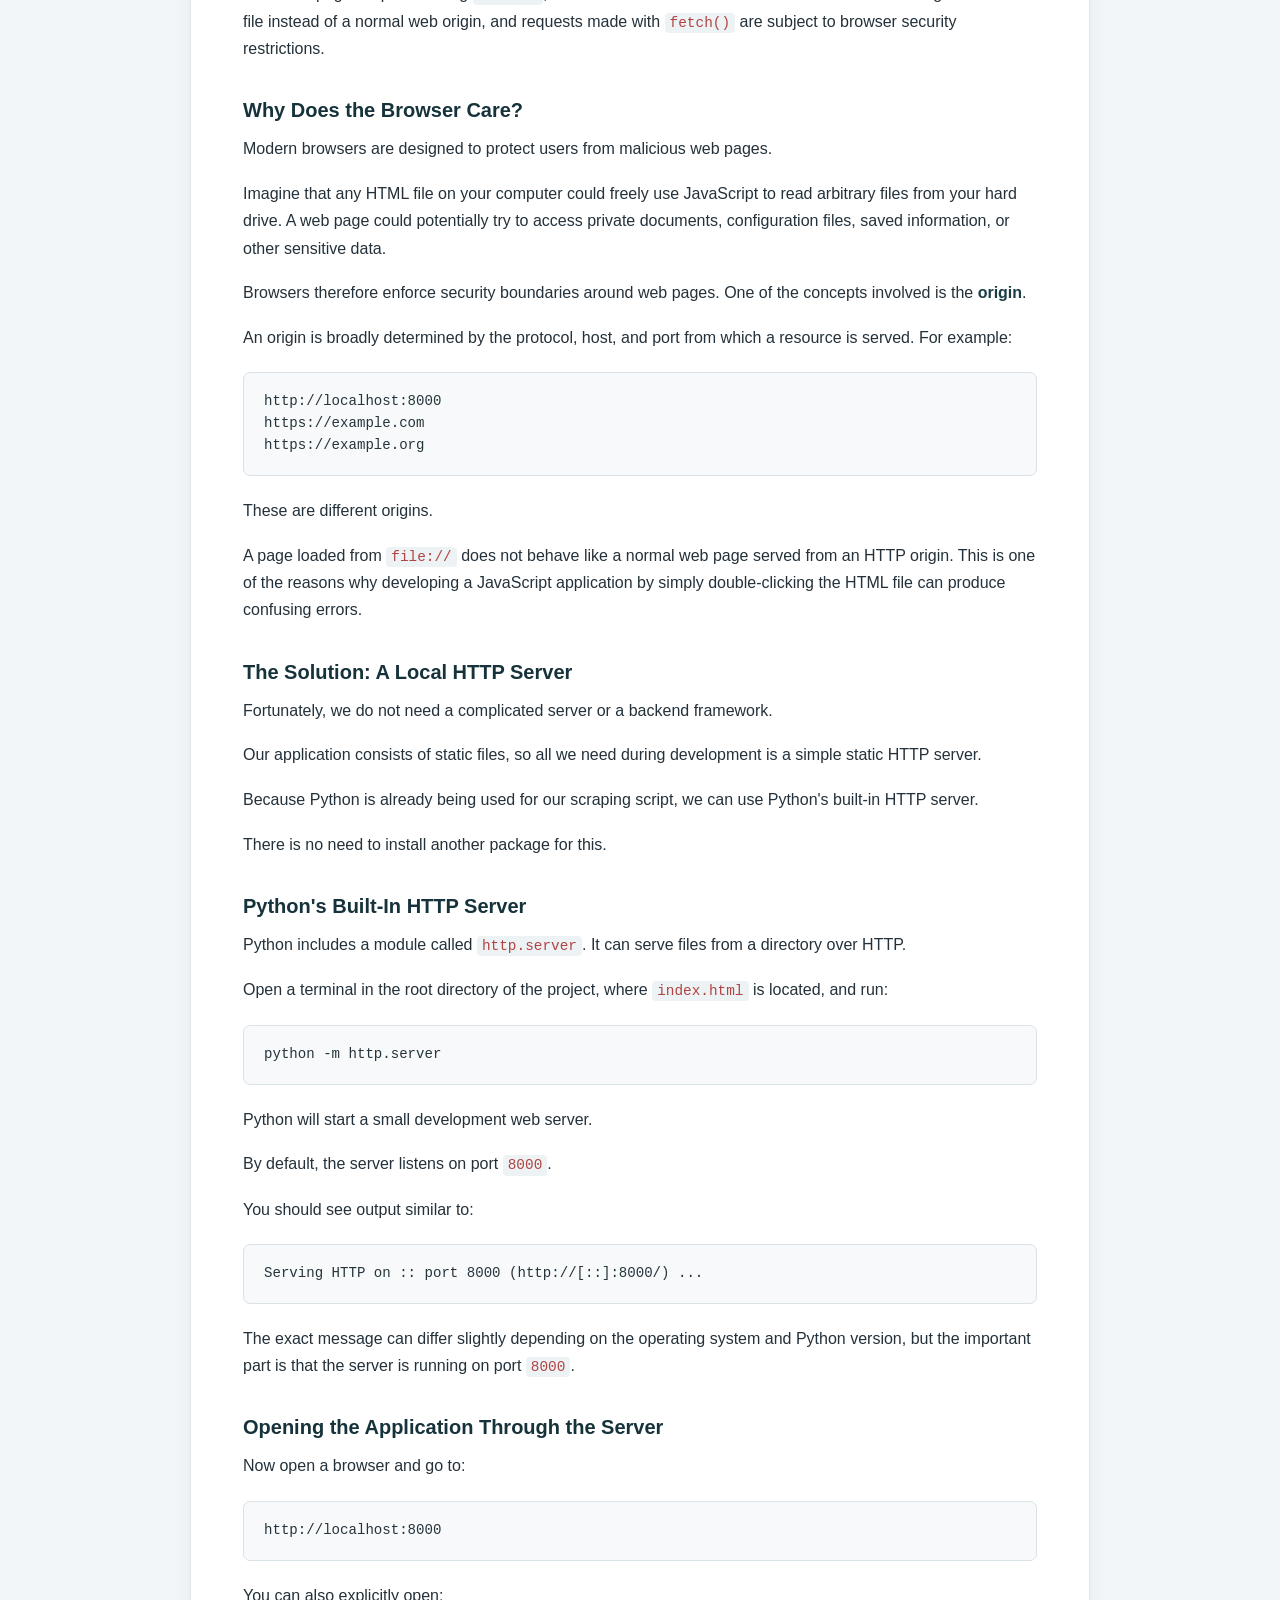
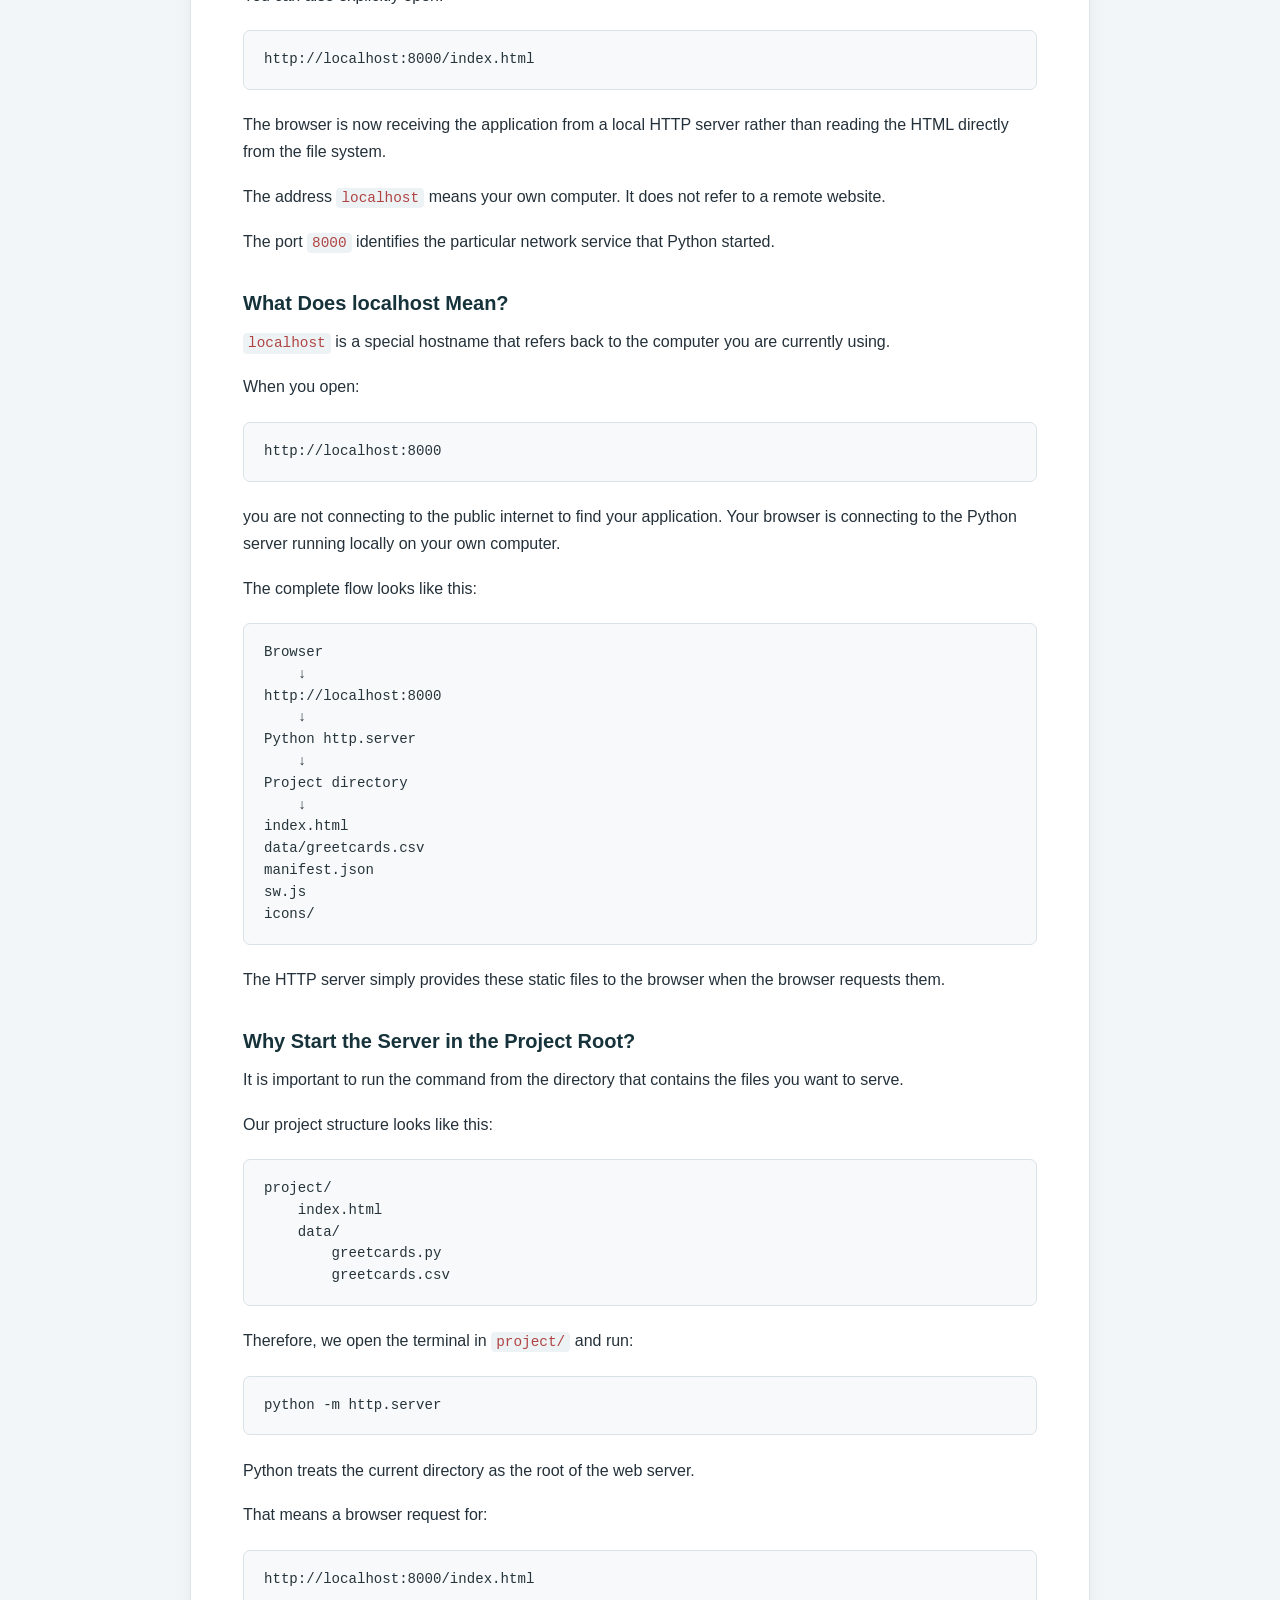
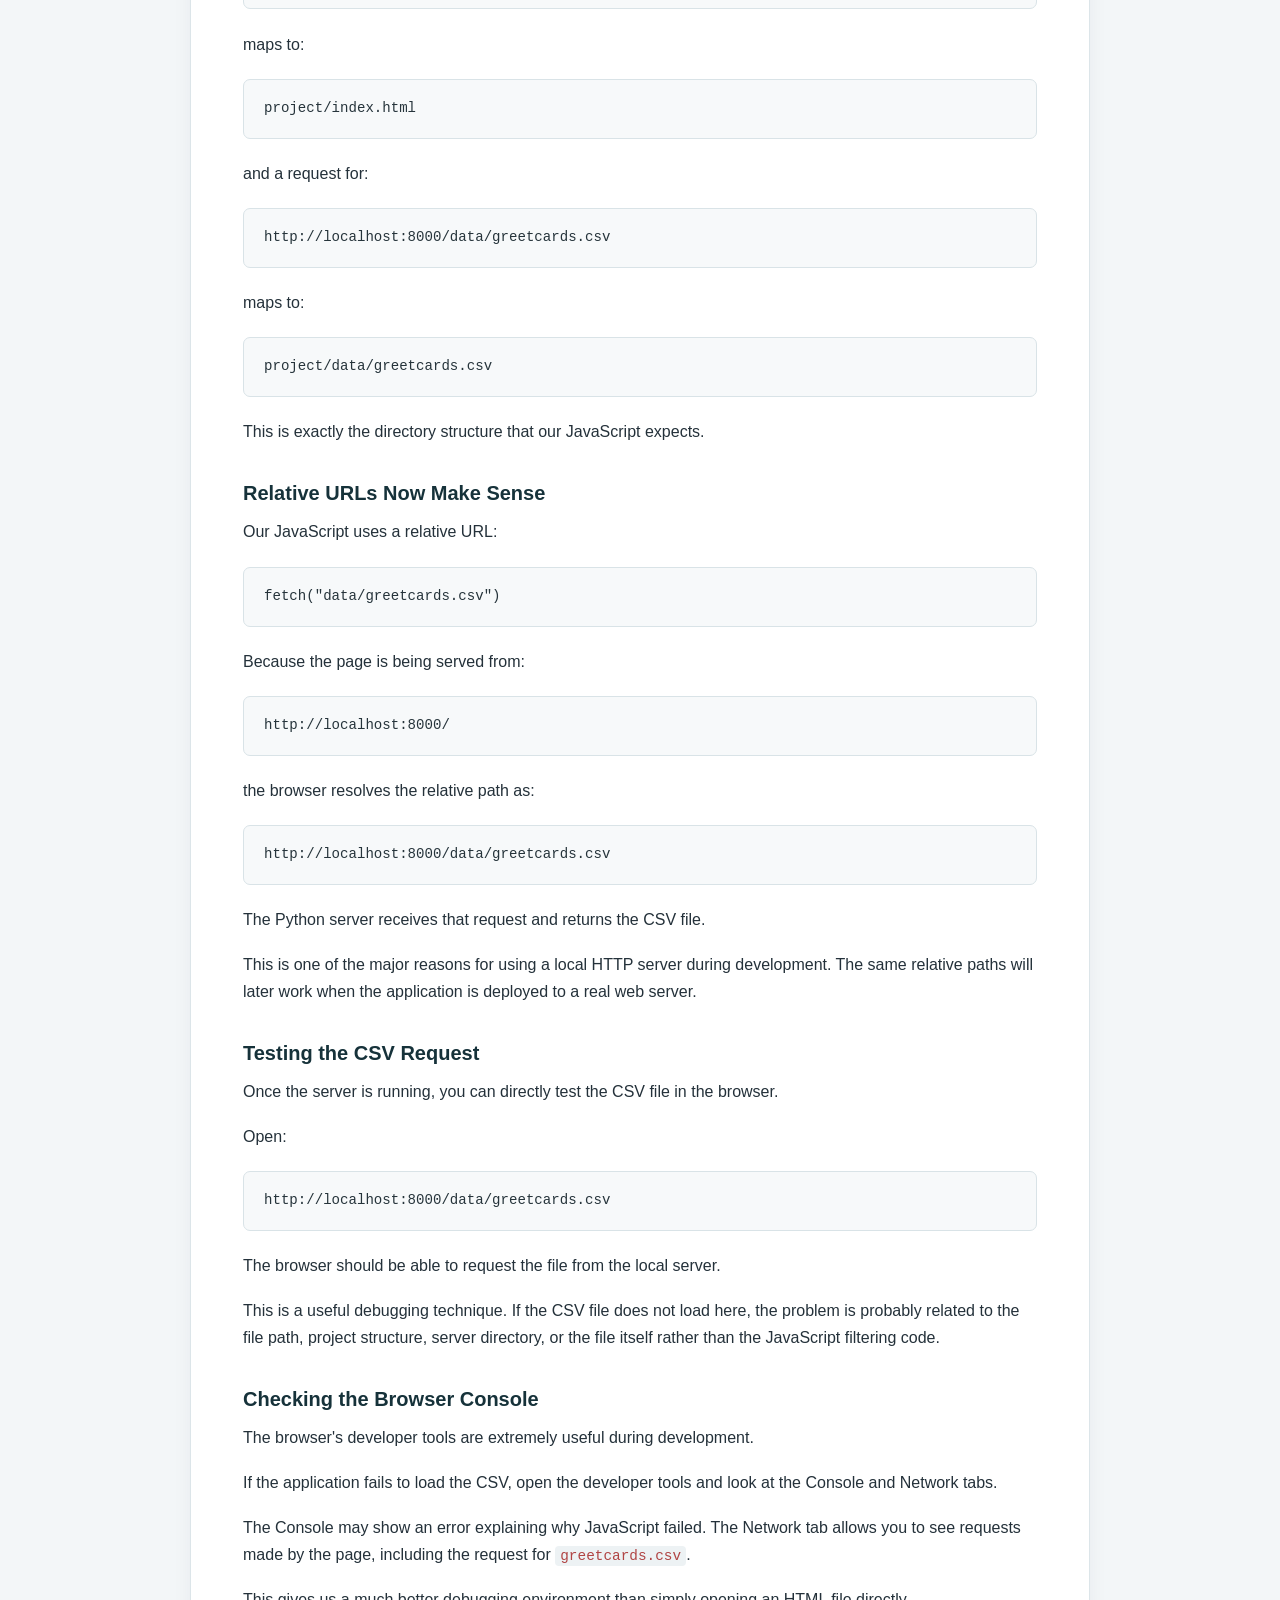
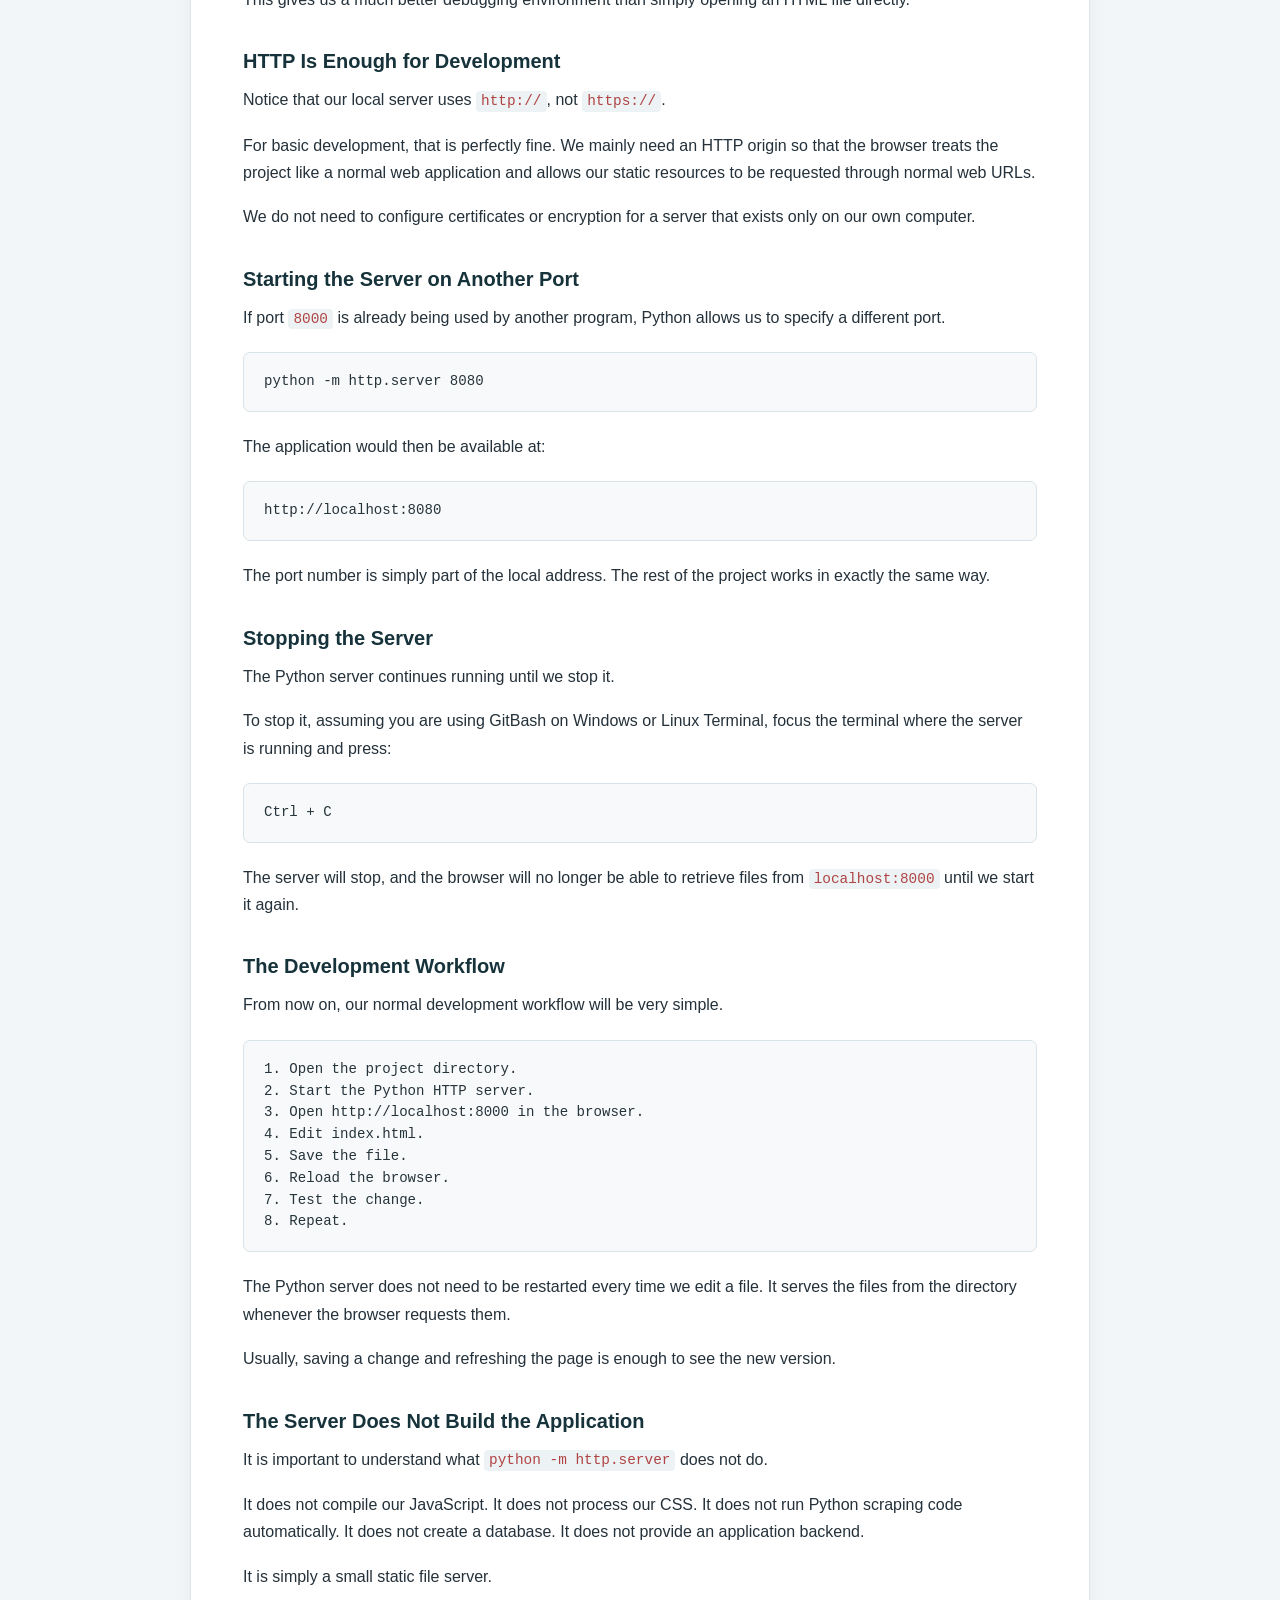
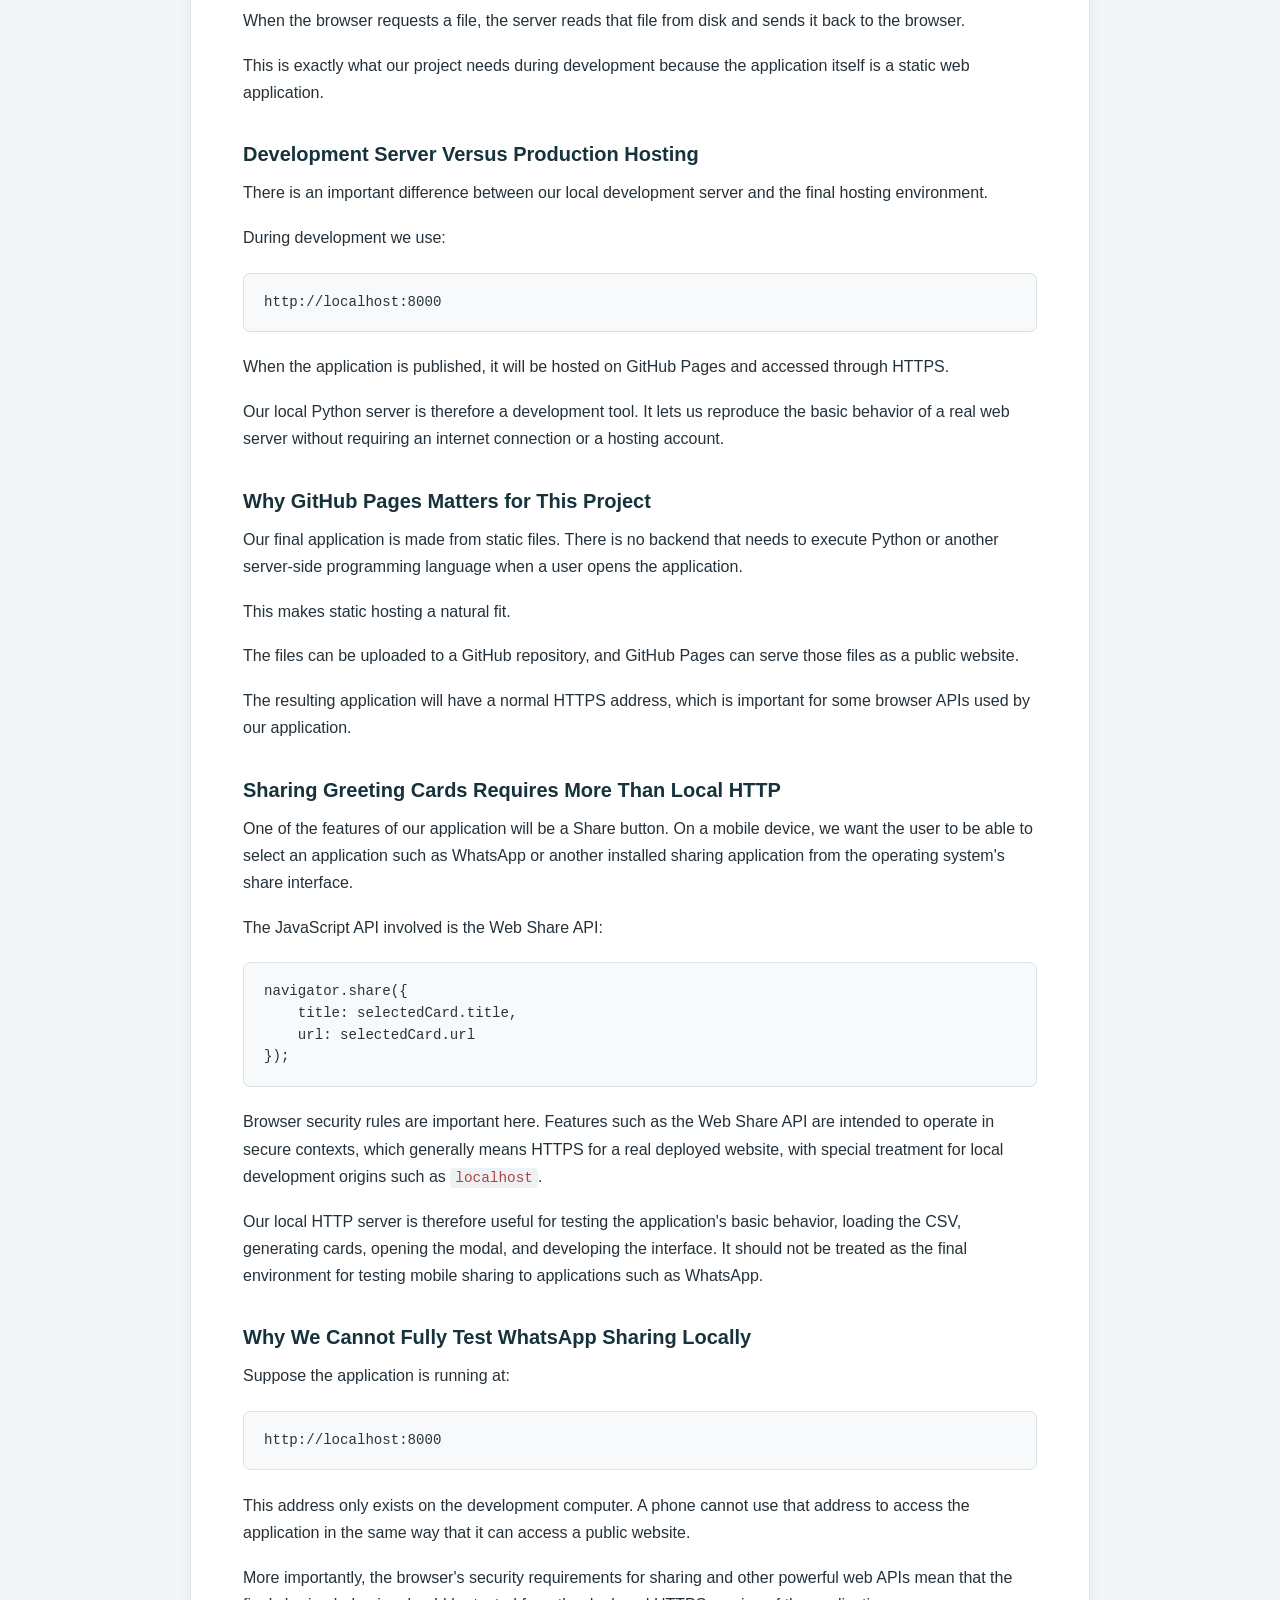
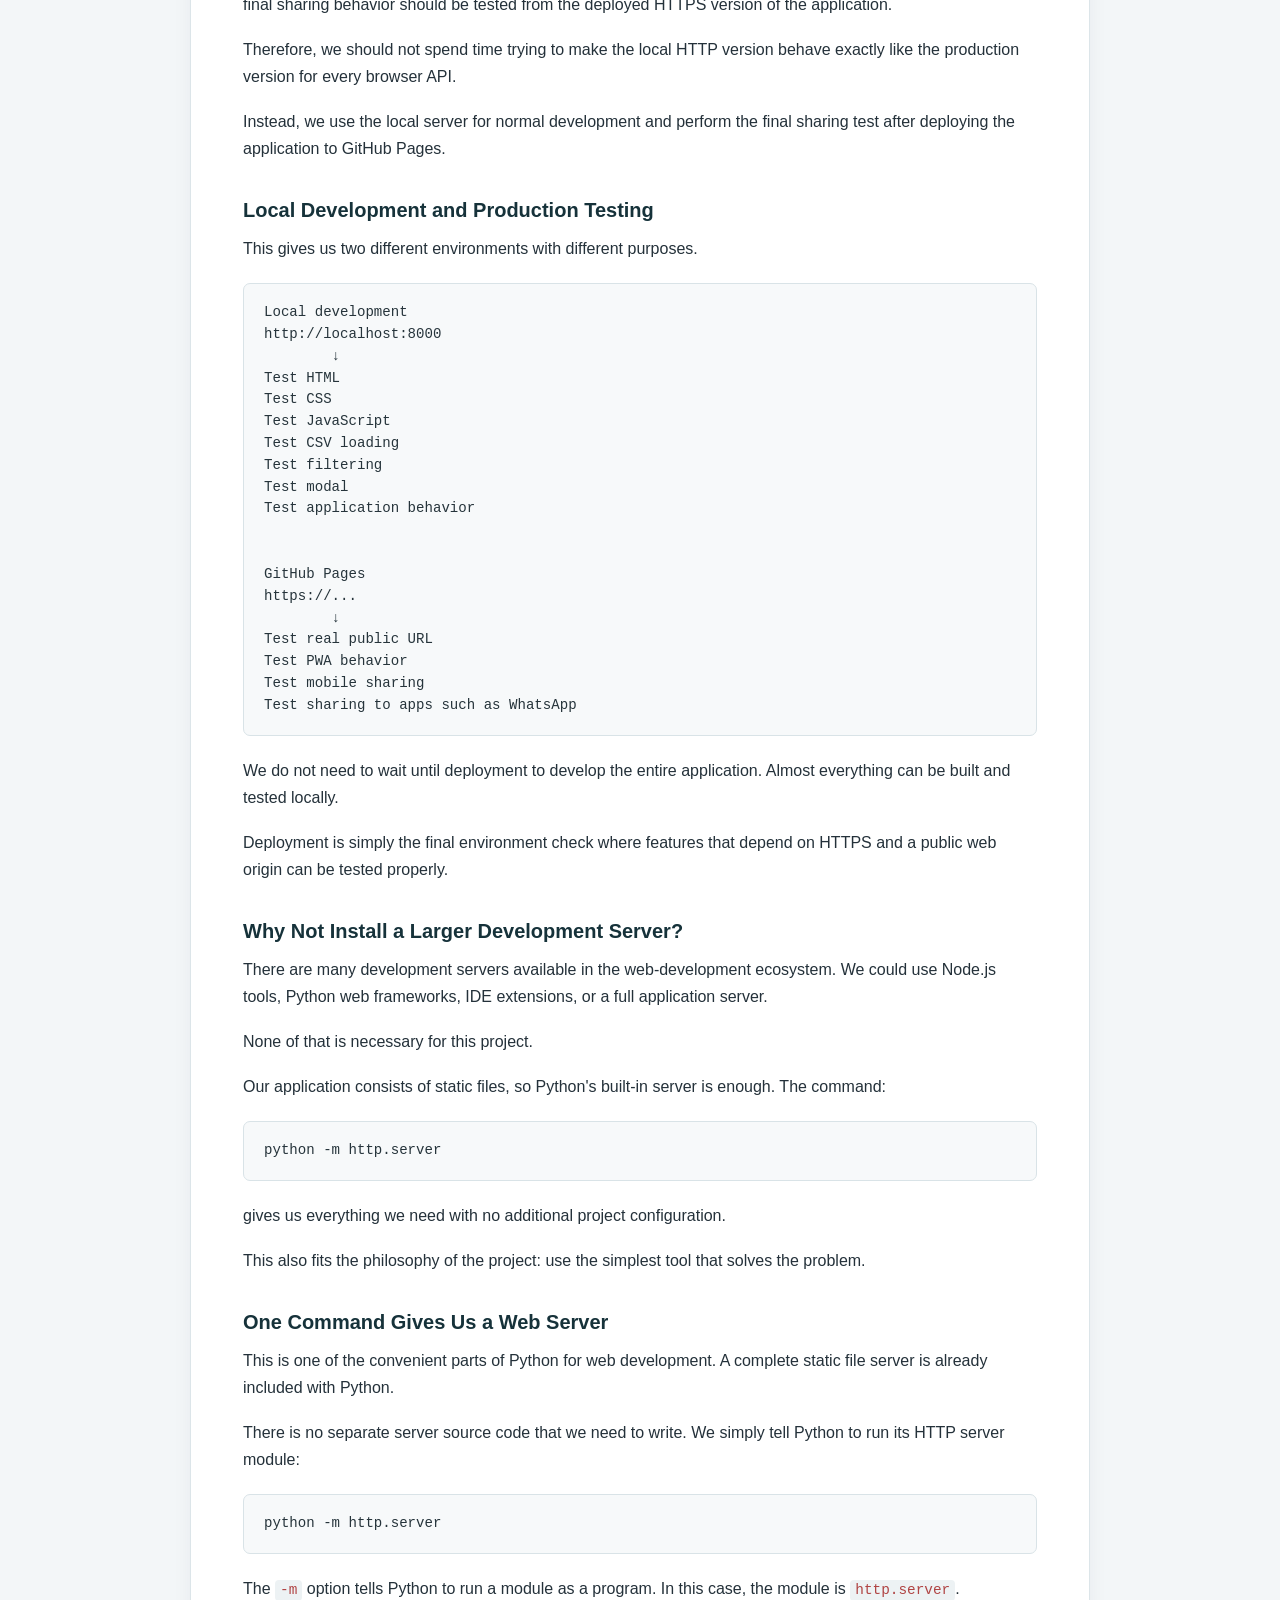
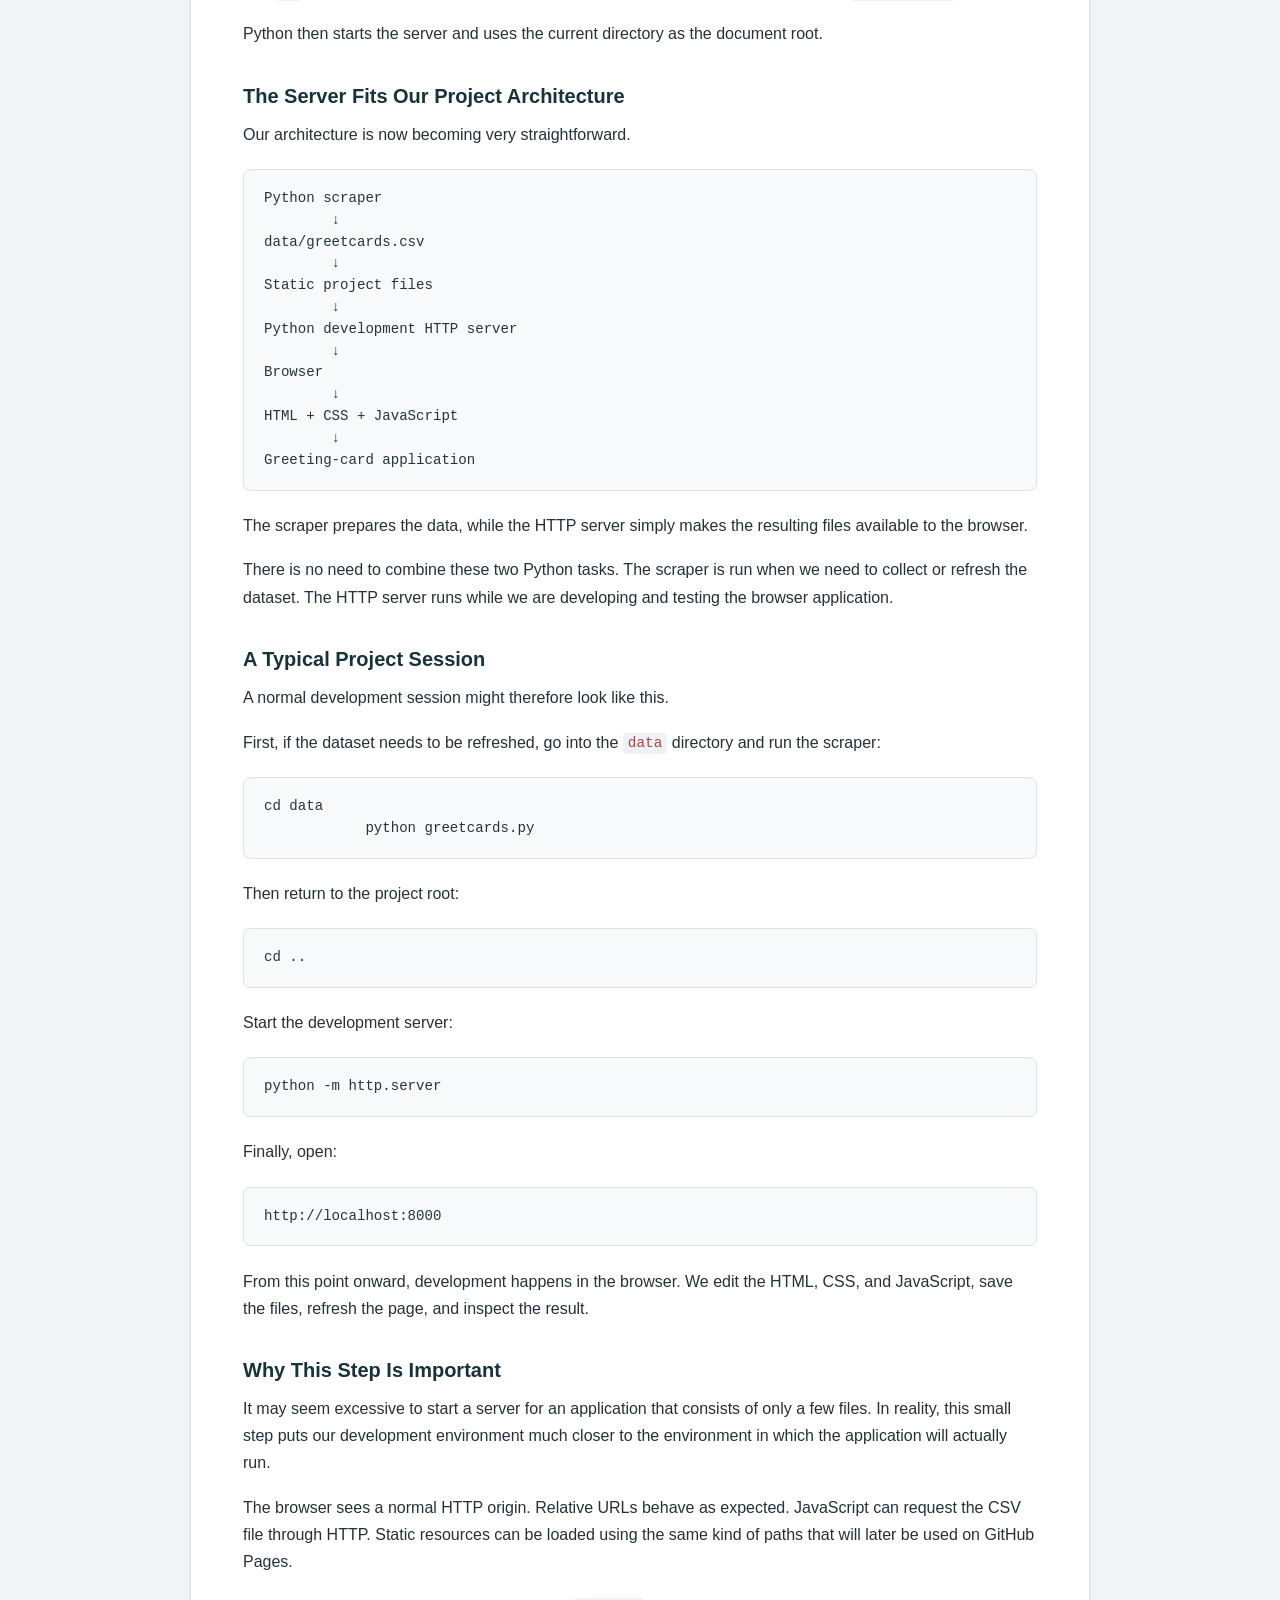
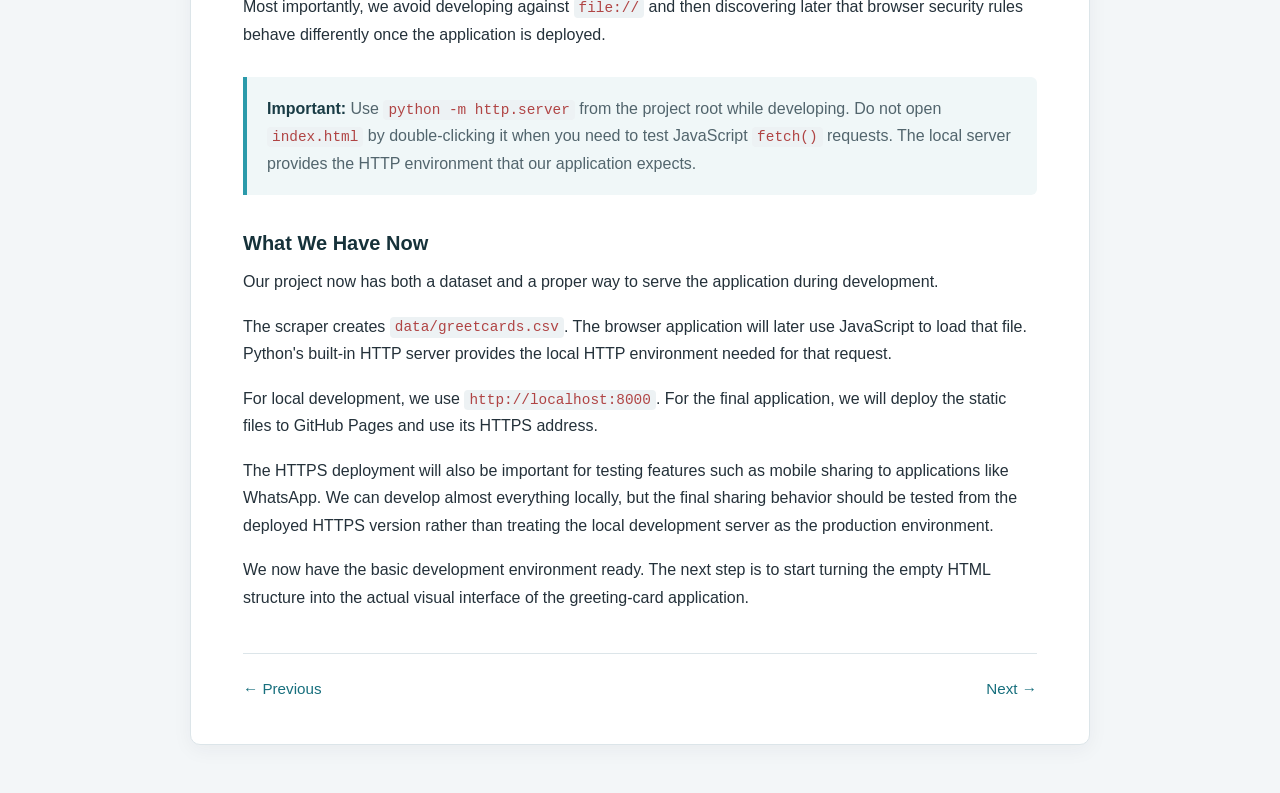
<file: book/server.html>
<!DOCTYPE html>
<html lang="en">
<head>
    <meta charset="UTF-8">
    <meta name="viewport" content="width=device-width, initial-scale=1.0">
    <title>Development HTTP Server — PWA</title>
    <link rel="stylesheet" href="style.css">
</head>
<body>
    <main class="book">
        <article class="chapter">
            <nav class="chapter-nav">
                <a href="contents.html">← Contents</a>
            </nav>
            <div class="chapter-label">Chapter 5</div>
            <h2>Develompent HTTP Server</h2>
                <p>At this point, we have an <code>index.html</code> file with HTML and CSS in it and we also have a CSV dataset. It might seem that we can simply double-click <code>index.html</code> and start developing the application.</p>
                <p>However, there is an important difference between opening an HTML file directly from the computer and opening it through a web server. Our application will use JavaScript to load <code>data/greetcards.csv</code>, and browsers apply security rules to requests made by JavaScript. If we simply open <code>index.html</code> from the file system, the CSV request will not work correctly in the normal way we need.</p>
                <p>For this reason, during development we will run a small local HTTP server. The server will make our project behave much more like a real website while we are still working on our own computer.</p>
                <h3>Opening index.html Directly</h3>
                <p>If we double-click <code>index.html</code>, the browser opens it using a <code>file://</code> URL.</p>
                <p>Instead of something like:</p>
                <pre><code>http://localhost:8000/index.html</code></pre>
                <p>the browser will show a location similar to:</p>
                <pre><code>file:///C:/path/to/project/index.html</code></pre>
                <p>This means that the browser is reading the HTML file directly from the local file system rather than receiving it from an HTTP server.</p>
                <p>For a completely static HTML page, this can sometimes appear to work perfectly. The browser can read the HTML, apply the CSS, and execute JavaScript that does not require network requests.</p>
                <p>Our application, however, is going to load the CSV dataset using JavaScript. That changes the situation.</p>
                <h3>Our JavaScript Needs to Fetch the CSV</h3>
                <p>Later in the application, we will use code similar to this:</p>
                <pre><code>async function loadCSV() {
    const response = await fetch("data/greetcards.csv");
    const text = await response.text();

    // Process CSV data...
}</code></pre>
                <p>The important part is <code>fetch()</code>.</p>
                <p>The browser is being asked to make an HTTP request for:</p>
                <pre><code>data/greetcards.csv</code></pre>
                <p>This works naturally when the application itself is being served over HTTP or HTTPS. The browser knows that the application came from a web server and can resolve the relative URL against that server.</p>
                <p>When the page is opened using <code>file://</code>, there is no web server involved. The browser is dealing with a local file instead of a normal web origin, and requests made with <code>fetch()</code> are subject to browser security restrictions.</p>
                <h3>Why Does the Browser Care?</h3>
                <p>Modern browsers are designed to protect users from malicious web pages.</p>
                <p>Imagine that any HTML file on your computer could freely use JavaScript to read arbitrary files from your hard drive. A web page could potentially try to access private documents, configuration files, saved information, or other sensitive data.</p>
                <p>Browsers therefore enforce security boundaries around web pages. One of the concepts involved is the <strong>origin</strong>.</p>
                <p>An origin is broadly determined by the protocol, host, and port from which a resource is served. For example:</p>
                <pre><code>http://localhost:8000
https://example.com
https://example.org</code></pre>
                <p>These are different origins.</p>
                <p>A page loaded from <code>file://</code> does not behave like a normal web page served from an HTTP origin. This is one of the reasons why developing a JavaScript application by simply double-clicking the HTML file can produce confusing errors.</p>
                <h3>The Solution: A Local HTTP Server</h3>
                <p>Fortunately, we do not need a complicated server or a backend framework.</p>
                <p>Our application consists of static files, so all we need during development is a simple static HTTP server.</p>
                <p>Because Python is already being used for our scraping script, we can use Python's built-in HTTP server.</p>
                <p>There is no need to install another package for this.</p>
                <h3>Python's Built-In HTTP Server</h3>
                <p>Python includes a module called <code>http.server</code>. It can serve files from a directory over HTTP.</p>
                <p>Open a terminal in the root directory of the project, where <code>index.html</code> is located, and run:</p>
                <pre><code>python -m http.server</code></pre>
                <p>Python will start a small development web server.</p>
                <p>By default, the server listens on port <code>8000</code>.</p>
                <p>You should see output similar to:</p>
                <pre><code>Serving HTTP on :: port 8000 (http://[::]:8000/) ...</code></pre>
                <p>The exact message can differ slightly depending on the operating system and Python version, but the important part is that the server is running on port <code>8000</code>.</p>
                <h3>Opening the Application Through the Server</h3>
                <p>Now open a browser and go to:</p>
                <pre><code>http://localhost:8000</code></pre>
                <p>You can also explicitly open:</p>
                <pre><code>http://localhost:8000/index.html</code></pre>
                <p>The browser is now receiving the application from a local HTTP server rather than reading the HTML directly from the file system.</p>
                <p>The address <code>localhost</code> means your own computer. It does not refer to a remote website.</p>
                <p>The port <code>8000</code> identifies the particular network service that Python started.</p>
                <h3>What Does localhost Mean?</h3>
                <p><code>localhost</code> is a special hostname that refers back to the computer you are currently using.</p>
                <p>When you open:</p>
                <pre><code>http://localhost:8000</code></pre>
                <p>you are not connecting to the public internet to find your application. Your browser is connecting to the Python server running locally on your own computer.</p>
                <p>The complete flow looks like this:</p>
                <pre><code>Browser
    ↓
http://localhost:8000
    ↓
Python http.server
    ↓
Project directory
    ↓
index.html
data/greetcards.csv
manifest.json
sw.js
icons/</code></pre>
                <p>The HTTP server simply provides these static files to the browser when the browser requests them.</p>
                <h3>Why Start the Server in the Project Root?</h3>
                <p>It is important to run the command from the directory that contains the files you want to serve.</p>
                <p>Our project structure looks like this:</p>
                <pre><code>project/
    index.html
    data/
        greetcards.py
        greetcards.csv</code></pre>
                <p>Therefore, we open the terminal in <code>project/</code> and run:</p>
                <pre><code>python -m http.server</code></pre>
                <p>Python treats the current directory as the root of the web server.</p>
                <p>That means a browser request for:</p>
                <pre><code>http://localhost:8000/index.html</code></pre>
                <p>maps to:</p>
                <pre><code>project/index.html</code></pre>
                <p>and a request for:</p>
                <pre><code>http://localhost:8000/data/greetcards.csv</code></pre>
                <p>maps to:</p>
                <pre><code>project/data/greetcards.csv</code></pre>
                <p>This is exactly the directory structure that our JavaScript expects.</p>
                <h3>Relative URLs Now Make Sense</h3>
                <p>Our JavaScript uses a relative URL:</p>
                <pre><code>fetch("data/greetcards.csv")</code></pre>
                <p>Because the page is being served from:</p>
                <pre><code>http://localhost:8000/</code></pre>
                <p>the browser resolves the relative path as:</p>
                <pre><code>http://localhost:8000/data/greetcards.csv</code></pre>
                <p>The Python server receives that request and returns the CSV file.</p>
                <p>This is one of the major reasons for using a local HTTP server during development. The same relative paths will later work when the application is deployed to a real web server.</p>
                <h3>Testing the CSV Request</h3>
                <p>Once the server is running, you can directly test the CSV file in the browser.</p>
                <p>Open:</p>
                <pre><code>http://localhost:8000/data/greetcards.csv</code></pre>
                <p>The browser should be able to request the file from the local server.</p>
                <p>This is a useful debugging technique. If the CSV file does not load here, the problem is probably related to the file path, project structure, server directory, or the file itself rather than the JavaScript filtering code.</p>
                <h3>Checking the Browser Console</h3>
                <p>The browser's developer tools are extremely useful during development.</p>
                <p>If the application fails to load the CSV, open the developer tools and look at the Console and Network tabs.</p>
                <p>The Console may show an error explaining why JavaScript failed. The Network tab allows you to see requests made by the page, including the request for <code>greetcards.csv</code>.</p>
                <p>This gives us a much better debugging environment than simply opening an HTML file directly.</p>
                <h3>HTTP Is Enough for Development</h3>
                <p>Notice that our local server uses <code>http://</code>, not <code>https://</code>.</p>
                <p>For basic development, that is perfectly fine. We mainly need an HTTP origin so that the browser treats the project like a normal web application and allows our static resources to be requested through normal web URLs.</p>
                <p>We do not need to configure certificates or encryption for a server that exists only on our own computer.</p>
                <h3>Starting the Server on Another Port</h3>
                <p>If port <code>8000</code> is already being used by another program, Python allows us to specify a different port.</p>
                <pre><code>python -m http.server 8080</code></pre>
                <p>The application would then be available at:</p>
                <pre><code>http://localhost:8080</code></pre>
                <p>The port number is simply part of the local address. The rest of the project works in exactly the same way.</p>
                <h3>Stopping the Server</h3>
                <p>The Python server continues running until we stop it.</p>
                <p>To stop it, assuming you are using GitBash on Windows or Linux Terminal, focus the terminal where the server is running and press:</p>
                <pre><code>Ctrl + C</code></pre>
                <p>The server will stop, and the browser will no longer be able to retrieve files from <code>localhost:8000</code> until we start it again.</p>
                <h3>The Development Workflow</h3>
                <p>From now on, our normal development workflow will be very simple.</p>
                <pre><code>1. Open the project directory.
2. Start the Python HTTP server.
3. Open http://localhost:8000 in the browser.
4. Edit index.html.
5. Save the file.
6. Reload the browser.
7. Test the change.
8. Repeat.</code></pre>
                <p>The Python server does not need to be restarted every time we edit a file. It serves the files from the directory whenever the browser requests them.</p>
                <p>Usually, saving a change and refreshing the page is enough to see the new version.</p>
                <h3>The Server Does Not Build the Application</h3>
                <p>It is important to understand what <code>python -m http.server</code> does not do.</p>
                <p>It does not compile our JavaScript. It does not process our CSS. It does not run Python scraping code automatically. It does not create a database. It does not provide an application backend.</p>
                <p>It is simply a small static file server.</p>
                <p>When the browser requests a file, the server reads that file from disk and sends it back to the browser.</p>
                <p>This is exactly what our project needs during development because the application itself is a static web application.</p>
                <h3>Development Server Versus Production Hosting</h3>
                <p>There is an important difference between our local development server and the final hosting environment.</p>
                <p>During development we use:</p>
                <pre><code>http://localhost:8000</code></pre>
                <p>When the application is published, it will be hosted on GitHub Pages and accessed through HTTPS.</p>
                <p>Our local Python server is therefore a development tool. It lets us reproduce the basic behavior of a real web server without requiring an internet connection or a hosting account.</p>
                <h3>Why GitHub Pages Matters for This Project</h3>
                <p>Our final application is made from static files. There is no backend that needs to execute Python or another server-side programming language when a user opens the application.</p>
                <p>This makes static hosting a natural fit.</p>
                <p>The files can be uploaded to a GitHub repository, and GitHub Pages can serve those files as a public website.</p>
                <p>The resulting application will have a normal HTTPS address, which is important for some browser APIs used by our application.</p>
                <h3>Sharing Greeting Cards Requires More Than Local HTTP</h3>
                <p>One of the features of our application will be a Share button. On a mobile device, we want the user to be able to select an application such as WhatsApp or another installed sharing application from the operating system's share interface.</p>
                <p>The JavaScript API involved is the Web Share API:</p>
                <pre><code>navigator.share({
    title: selectedCard.title,
    url: selectedCard.url
});</code></pre>
                <p>Browser security rules are important here. Features such as the Web Share API are intended to operate in secure contexts, which generally means HTTPS for a real deployed website, with special treatment for local development origins such as <code>localhost</code>.</p>
                <p>Our local HTTP server is therefore useful for testing the application's basic behavior, loading the CSV, generating cards, opening the modal, and developing the interface. It should not be treated as the final environment for testing mobile sharing to applications such as WhatsApp.</p>
                <h3>Why We Cannot Fully Test WhatsApp Sharing Locally</h3>
                <p>Suppose the application is running at:</p>
                <pre><code>http://localhost:8000</code></pre>
                <p>This address only exists on the development computer. A phone cannot use that address to access the application in the same way that it can access a public website.</p>
                <p>More importantly, the browser's security requirements for sharing and other powerful web APIs mean that the final sharing behavior should be tested from the deployed HTTPS version of the application.</p>
                <p>Therefore, we should not spend time trying to make the local HTTP version behave exactly like the production version for every browser API.</p>
                <p>Instead, we use the local server for normal development and perform the final sharing test after deploying the application to GitHub Pages.</p>
                <h3>Local Development and Production Testing</h3>
                <p>This gives us two different environments with different purposes.</p>
                <pre><code>Local development
http://localhost:8000
        ↓
Test HTML
Test CSS
Test JavaScript
Test CSV loading
Test filtering
Test modal
Test application behavior


GitHub Pages
https://...
        ↓
Test real public URL
Test PWA behavior
Test mobile sharing
Test sharing to apps such as WhatsApp</code></pre>
                <p>We do not need to wait until deployment to develop the entire application. Almost everything can be built and tested locally.</p>
                <p>Deployment is simply the final environment check where features that depend on HTTPS and a public web origin can be tested properly.</p>
                <h3>Why Not Install a Larger Development Server?</h3>
                <p>There are many development servers available in the web-development ecosystem. We could use Node.js tools, Python web frameworks, IDE extensions, or a full application server.</p>
                <p>None of that is necessary for this project.</p>
                <p>Our application consists of static files, so Python's built-in server is enough. The command:</p>
                <pre><code>python -m http.server</code></pre>
                <p>gives us everything we need with no additional project configuration.</p>
                <p>This also fits the philosophy of the project: use the simplest tool that solves the problem.</p>
                <h3>One Command Gives Us a Web Server</h3>
                <p>This is one of the convenient parts of Python for web development. A complete static file server is already included with Python.</p>
                <p>There is no separate server source code that we need to write. We simply tell Python to run its HTTP server module:</p>
                <pre><code>python -m http.server</code></pre>
                <p>The <code>-m</code> option tells Python to run a module as a program. In this case, the module is <code>http.server</code>.</p>
                <p>Python then starts the server and uses the current directory as the document root.</p>
                <h3>The Server Fits Our Project Architecture</h3>
                <p>Our architecture is now becoming very straightforward.</p>
                <pre><code>Python scraper
        ↓
data/greetcards.csv
        ↓
Static project files
        ↓
Python development HTTP server
        ↓
Browser
        ↓
HTML + CSS + JavaScript
        ↓
Greeting-card application</code></pre>
                <p>The scraper prepares the data, while the HTTP server simply makes the resulting files available to the browser.</p>
                <p>There is no need to combine these two Python tasks. The scraper is run when we need to collect or refresh the dataset. The HTTP server runs while we are developing and testing the browser application.</p>
                <h3>A Typical Project Session</h3>
                <p>A normal development session might therefore look like this.</p>
                <p>First, if the dataset needs to be refreshed, go into the <code>data</code> directory and run the scraper:</p>
                <pre><code>cd data
            python greetcards.py</code></pre>
                <p>Then return to the project root:</p>
                <pre><code>cd ..</code></pre>
                <p>Start the development server:</p>
                <pre><code>python -m http.server</code></pre>
                <p>Finally, open:</p>
                <pre><code>http://localhost:8000</code></pre>
                <p>From this point onward, development happens in the browser. We edit the HTML, CSS, and JavaScript, save the files, refresh the page, and inspect the result.</p>
                <h3>Why This Step Is Important</h3>
                <p>It may seem excessive to start a server for an application that consists of only a few files. In reality, this small step puts our development environment much closer to the environment in which the application will actually run.</p>
                <p>The browser sees a normal HTTP origin. Relative URLs behave as expected. JavaScript can request the CSV file through HTTP. Static resources can be loaded using the same kind of paths that will later be used on GitHub Pages.</p>
                <p>Most importantly, we avoid developing against <code>file://</code> and then discovering later that browser security rules behave differently once the application is deployed.</p>
                <div class="note">
                    <p><strong>Important:</strong> Use <code>python -m http.server</code> from the project root while developing. Do not open <code>index.html</code> by double-clicking it when you need to test JavaScript <code>fetch()</code> requests. The local server provides the HTTP environment that our application expects.</p>
                </div>
                <h3>What We Have Now</h3>
                <p>Our project now has both a dataset and a proper way to serve the application during development.</p>
                <p>The scraper creates <code>data/greetcards.csv</code>. The browser application will later use JavaScript to load that file. Python's built-in HTTP server provides the local HTTP environment needed for that request.</p>
                <p>For local development, we use <code>http://localhost:8000</code>. For the final application, we will deploy the static files to GitHub Pages and use its HTTPS address.</p>
                <p>The HTTPS deployment will also be important for testing features such as mobile sharing to applications like WhatsApp. We can develop almost everything locally, but the final sharing behavior should be tested from the deployed HTTPS version rather than treating the local development server as the production environment.</p>
                <p>We now have the basic development environment ready. The next step is to start turning the empty HTML structure into the actual visual interface of the greeting-card application.</p>
            <nav class="chapter-nav-bottom">
                <a href="styles.html">← Previous</a>
                <a href="app.html" class="next">Next →</a>
            </nav>
        </article>
    </main>
</body>
</html>
</file>
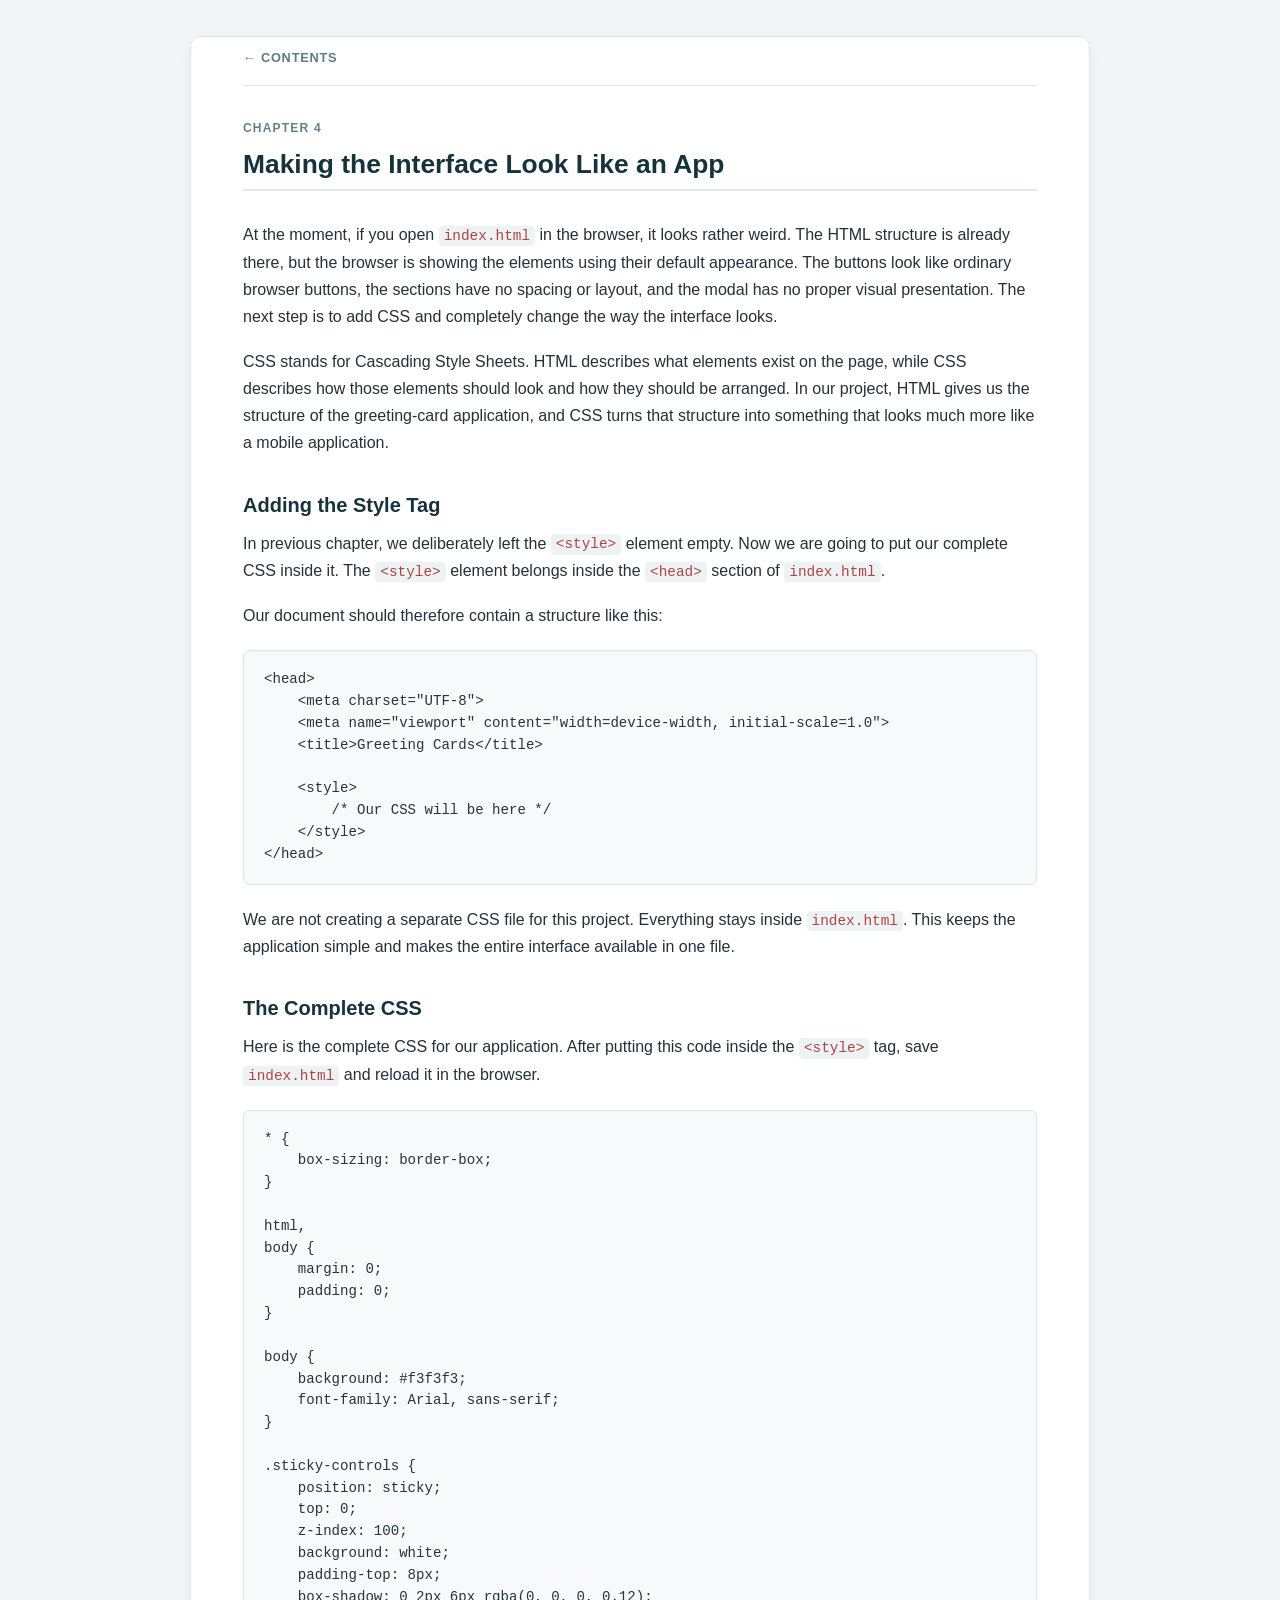
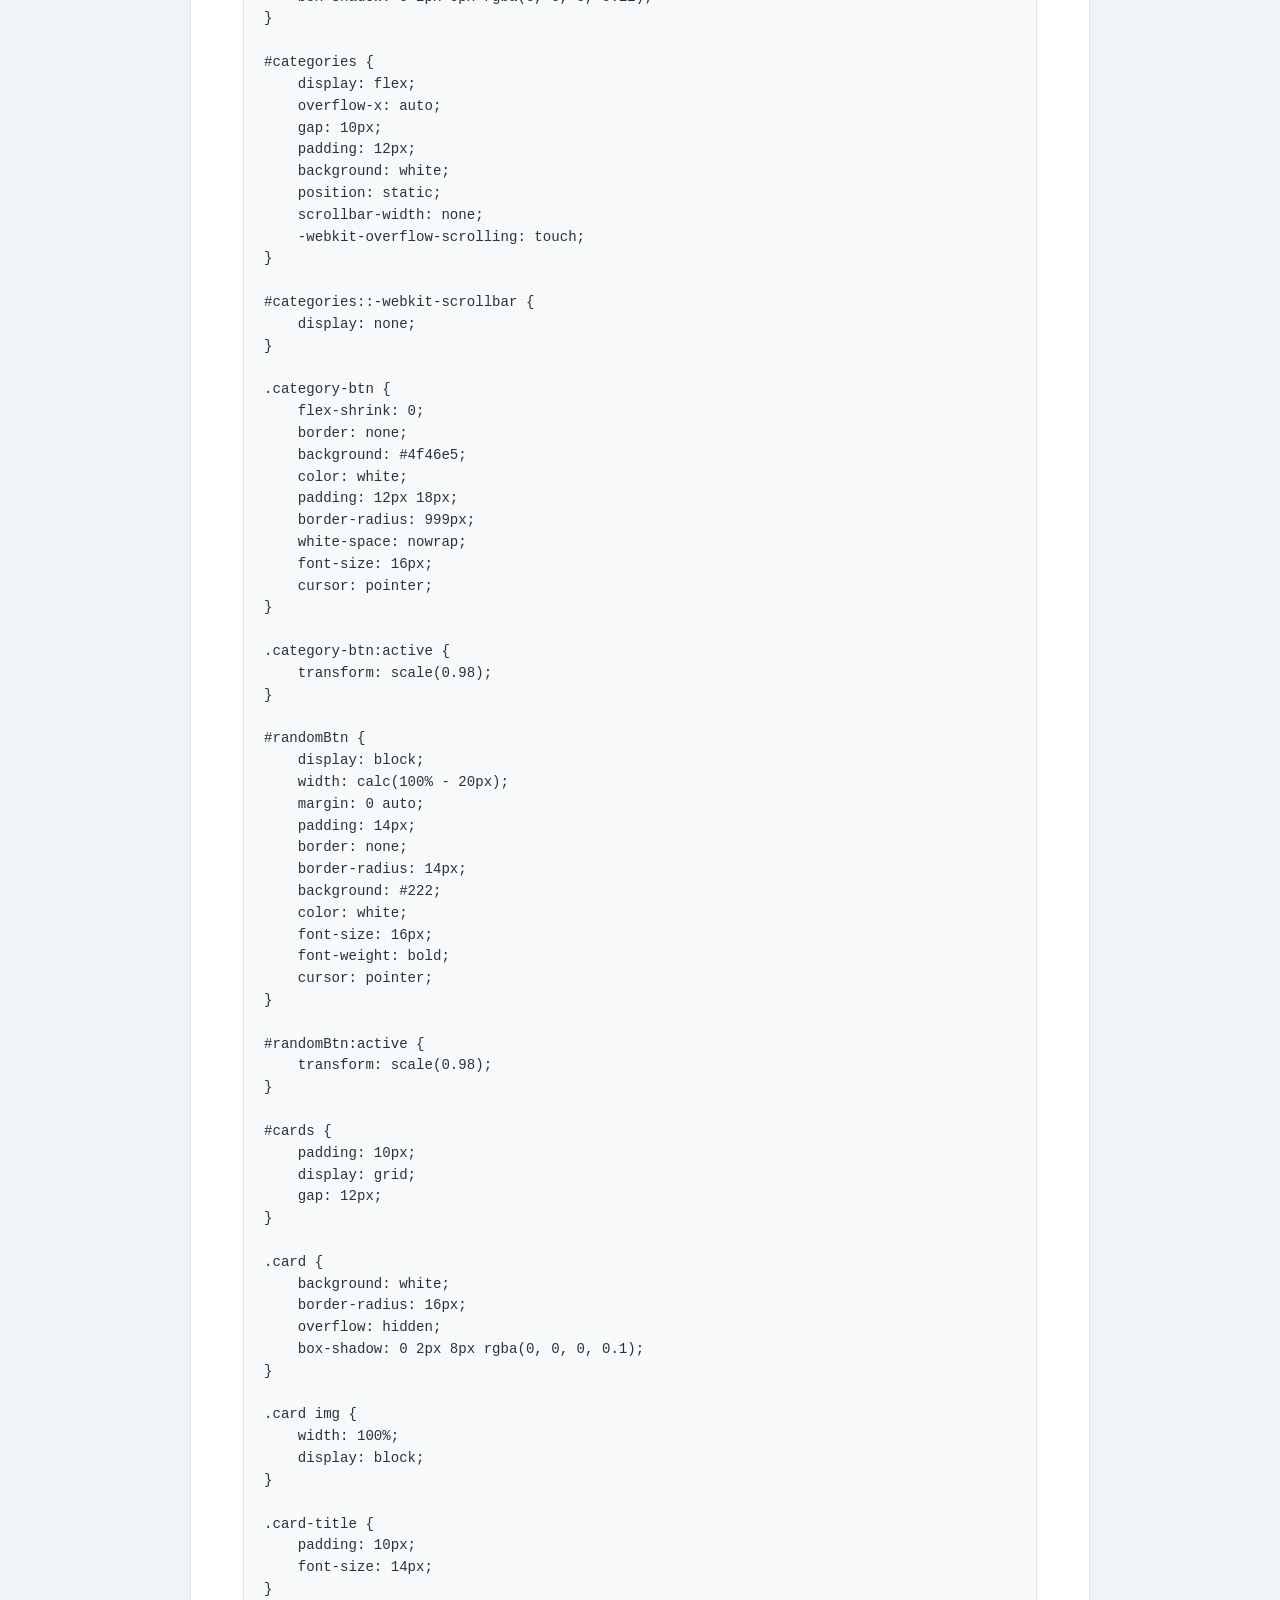
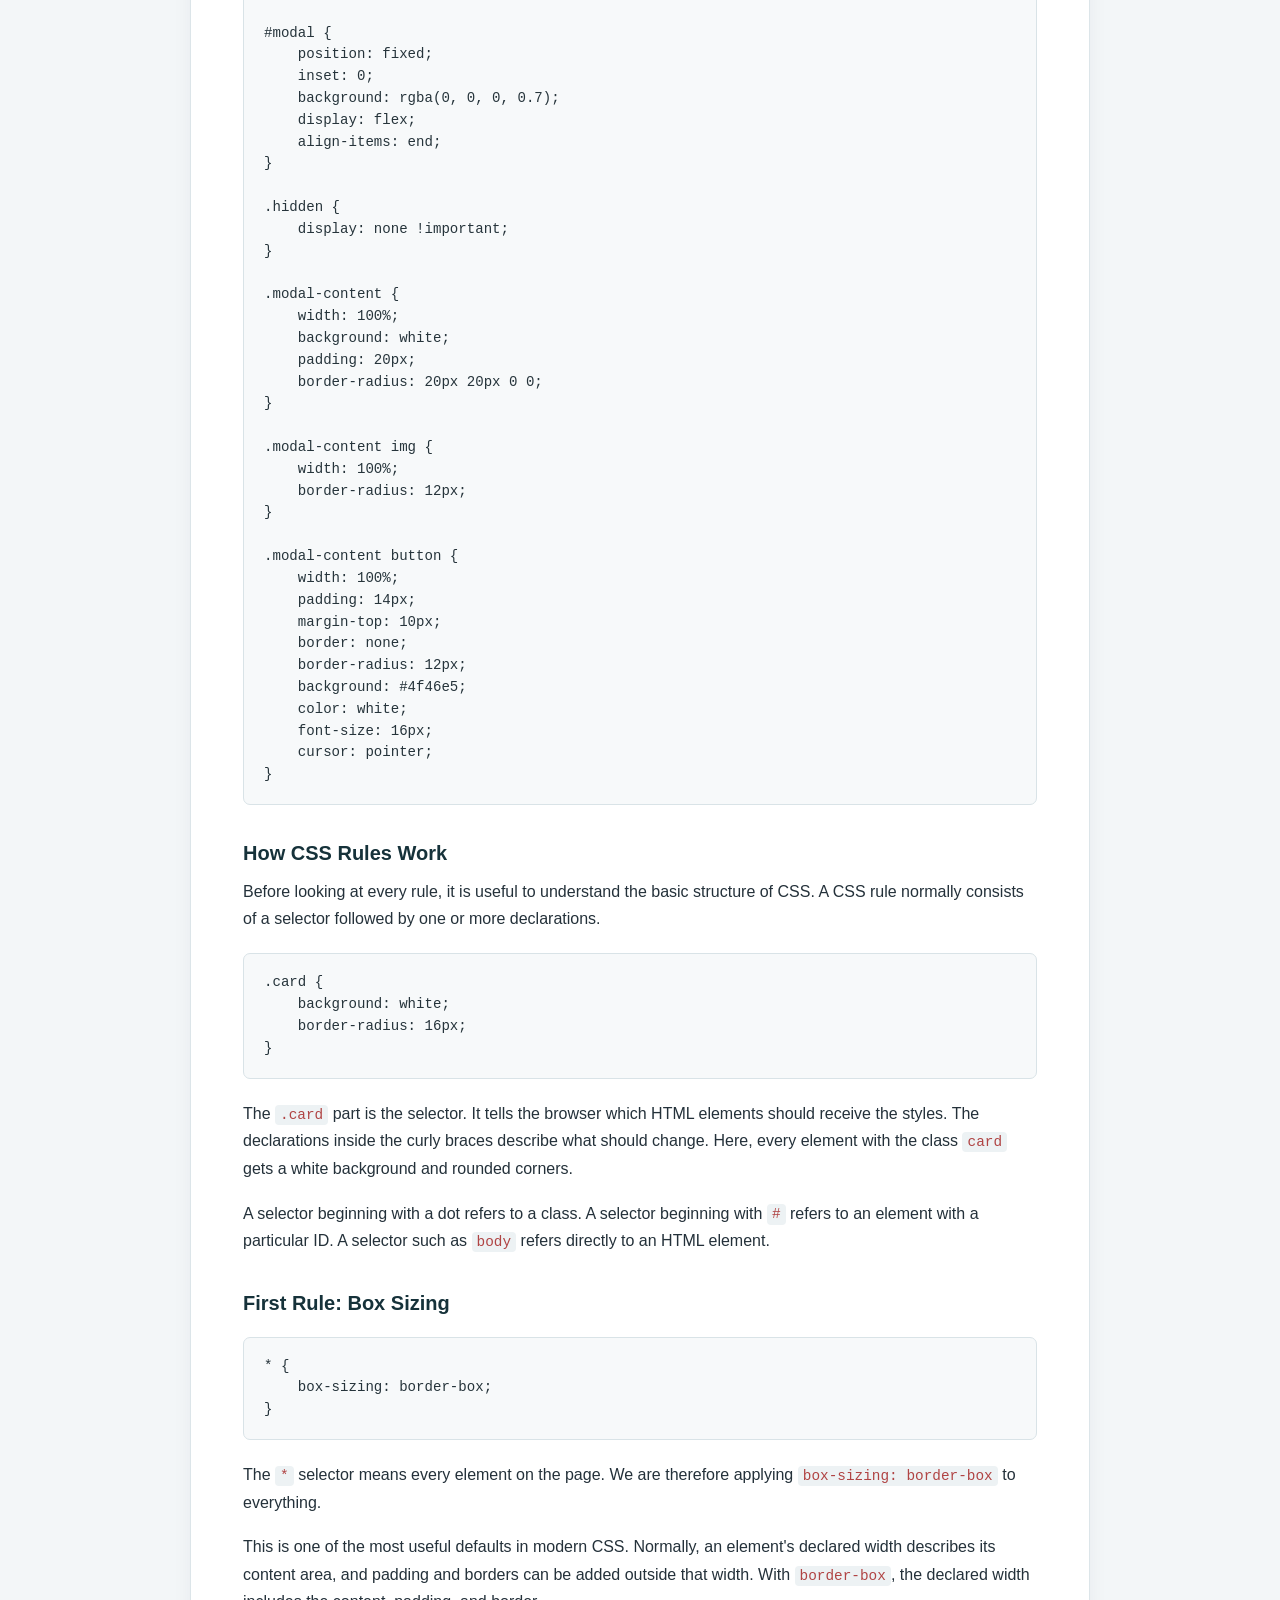
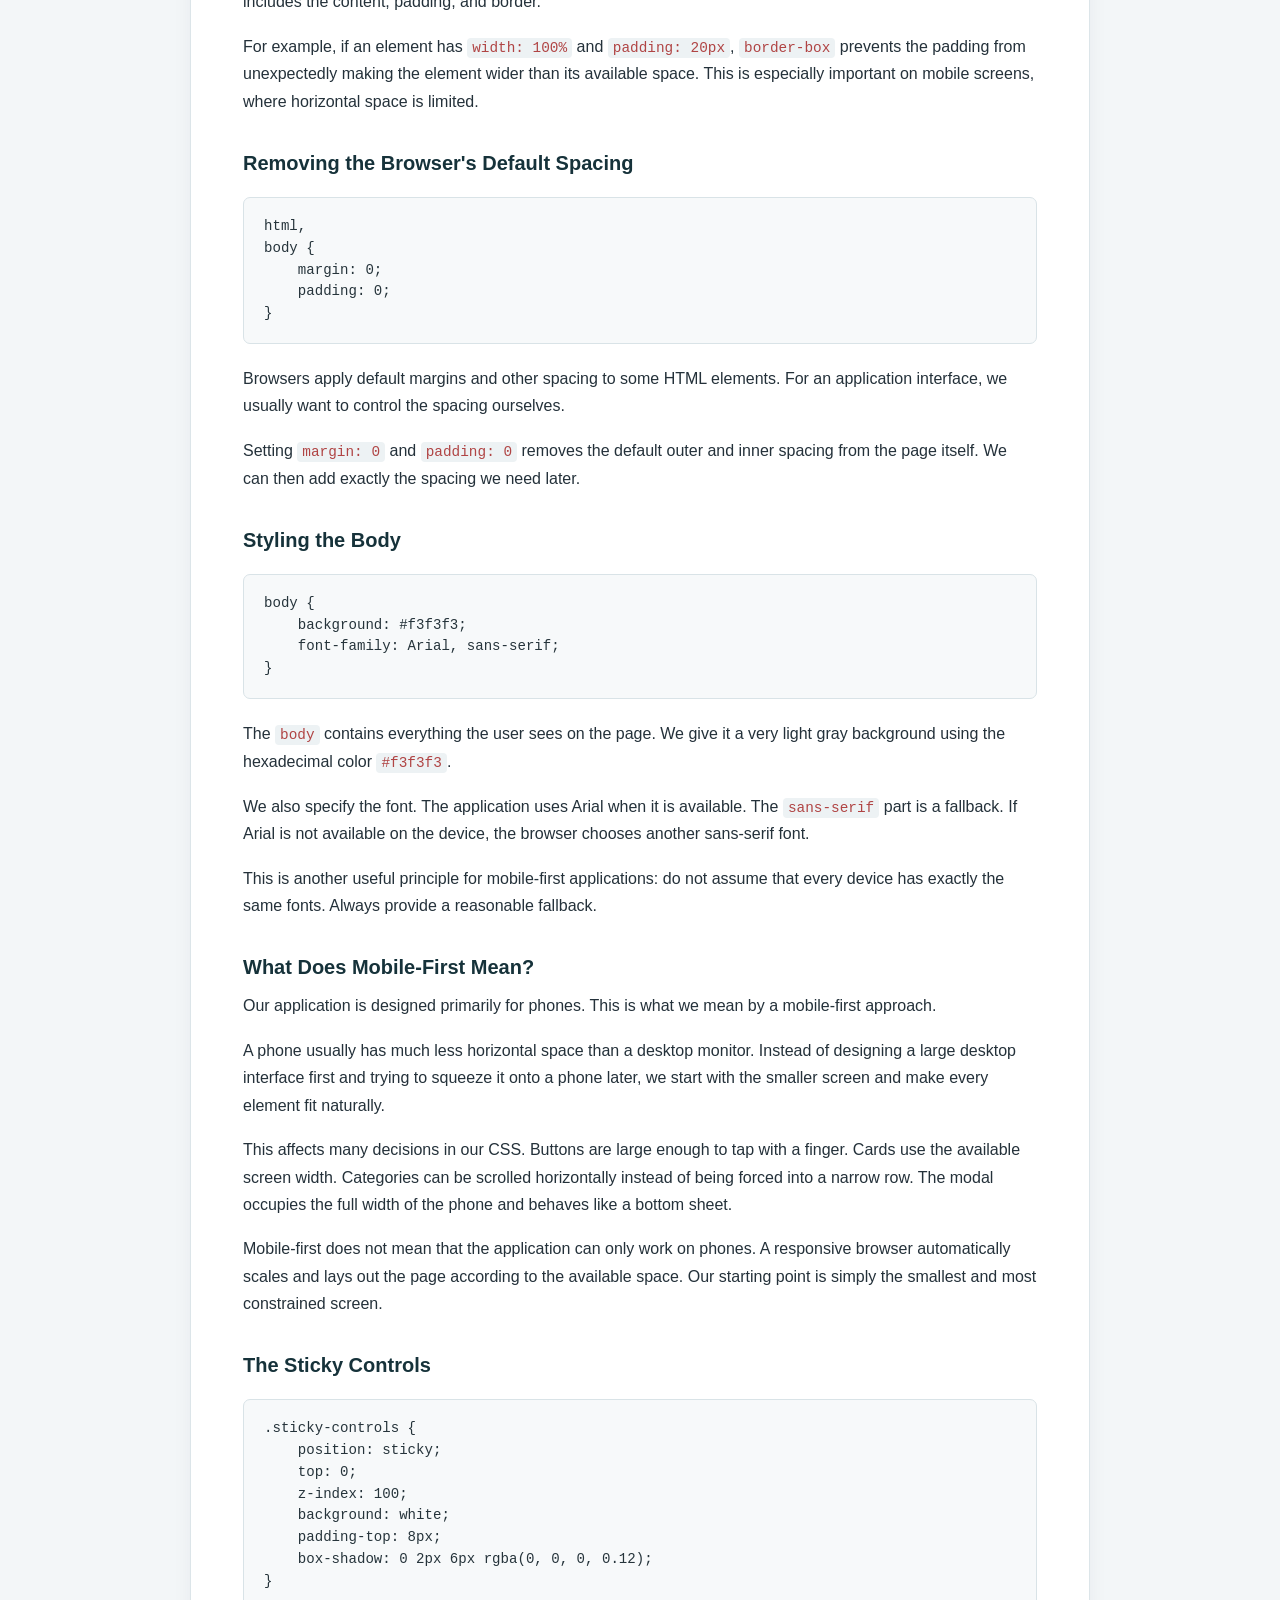
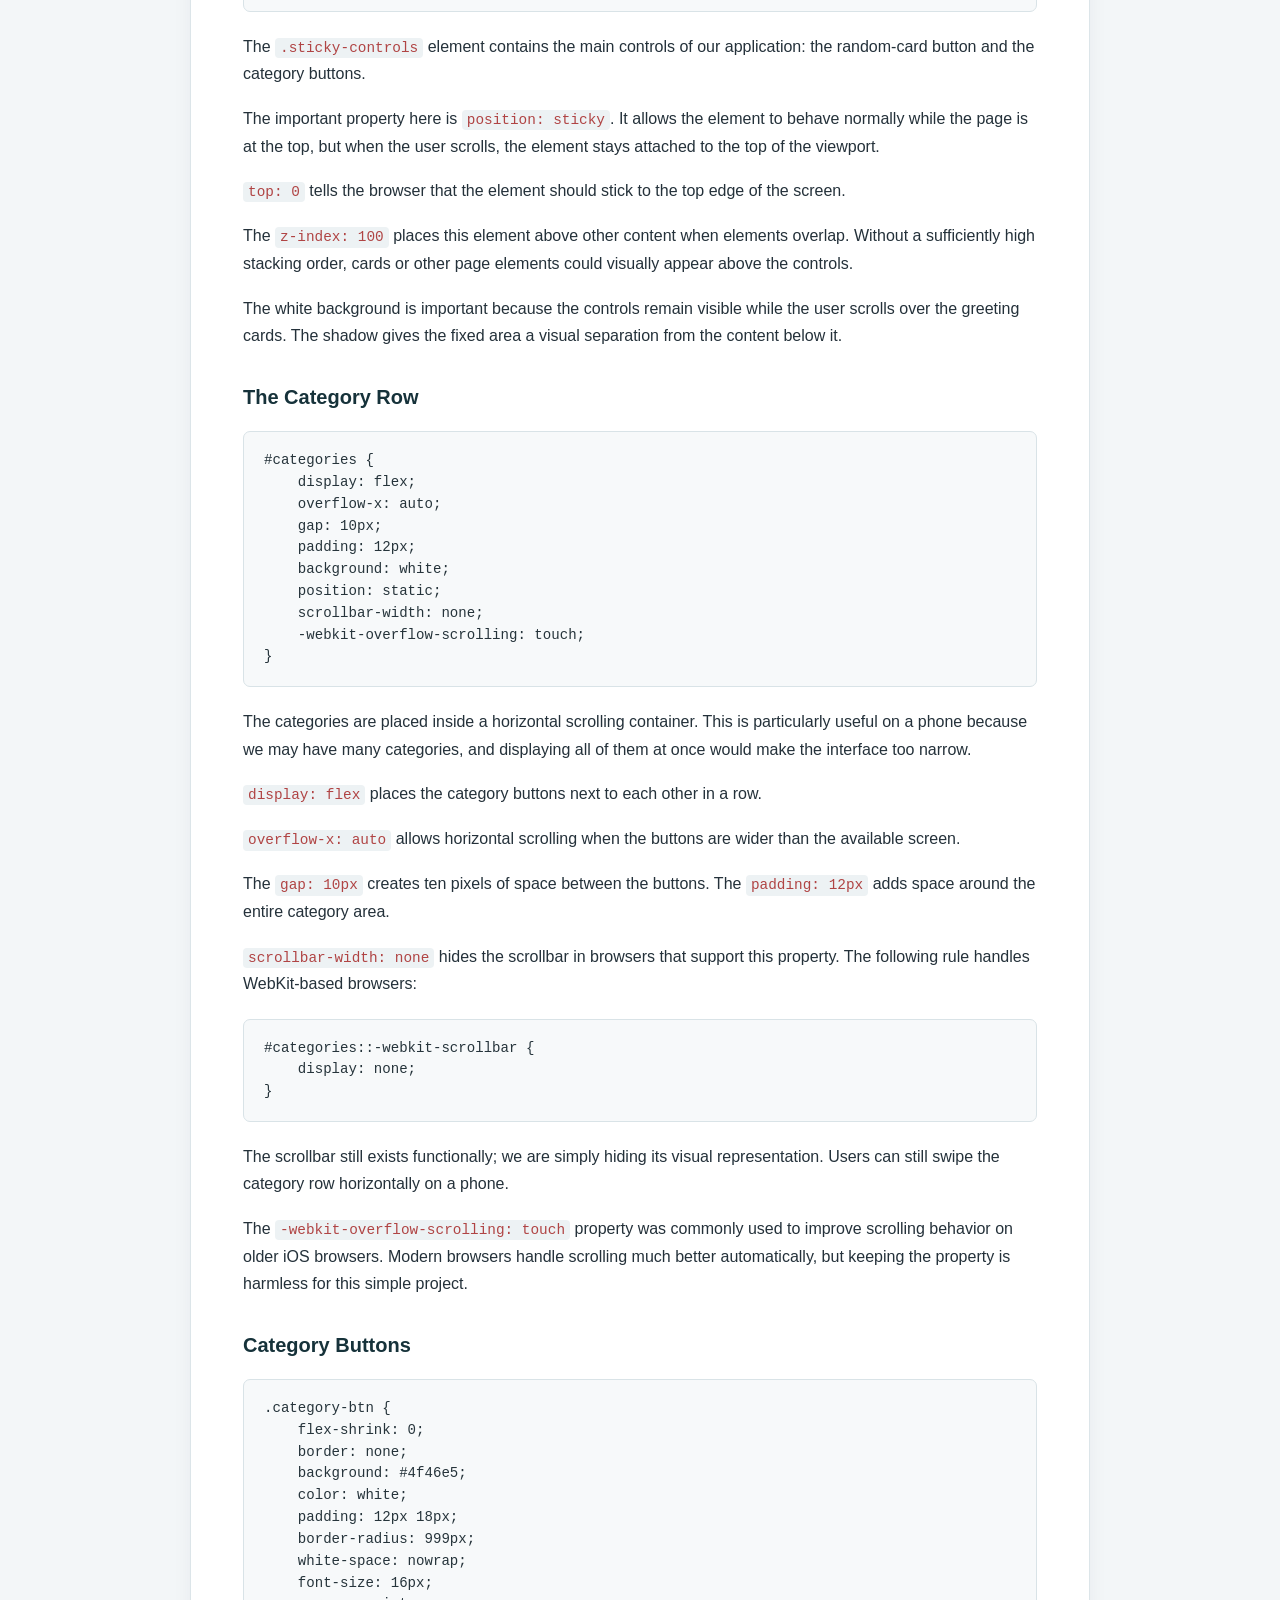
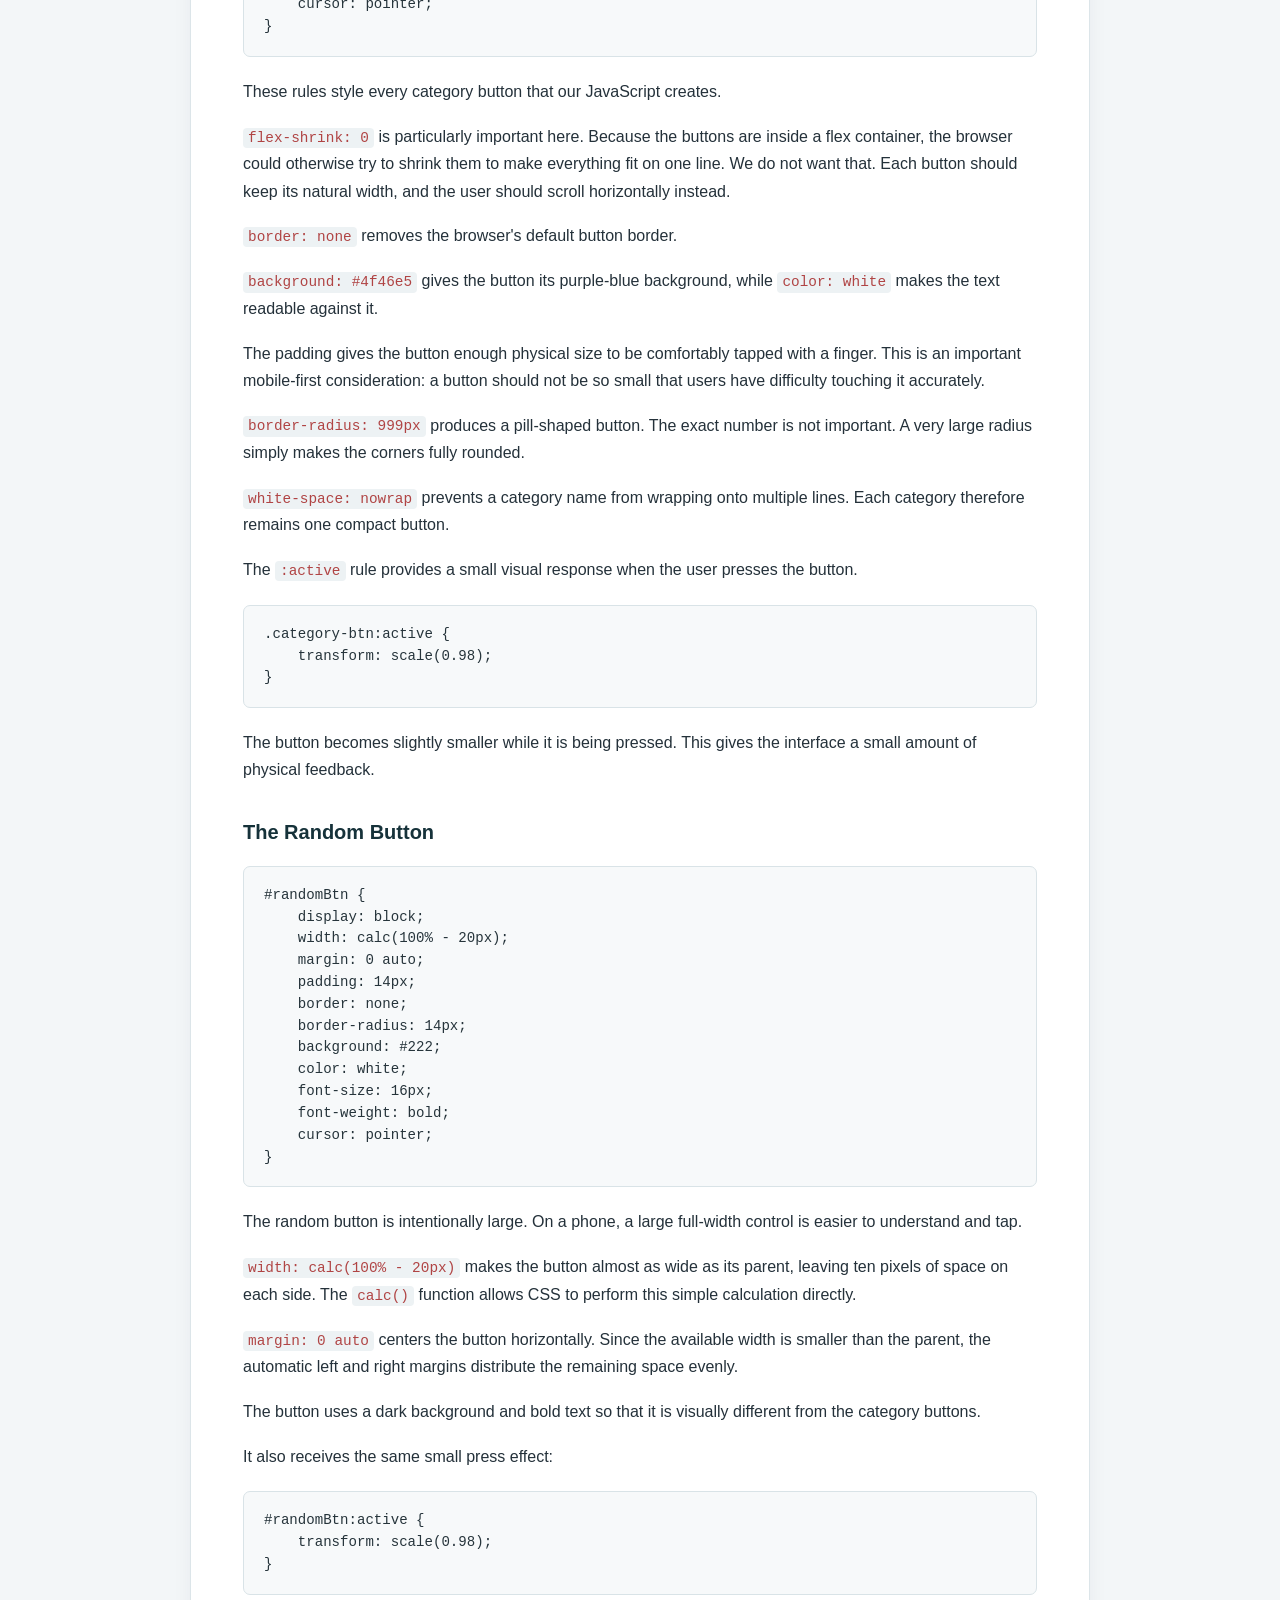
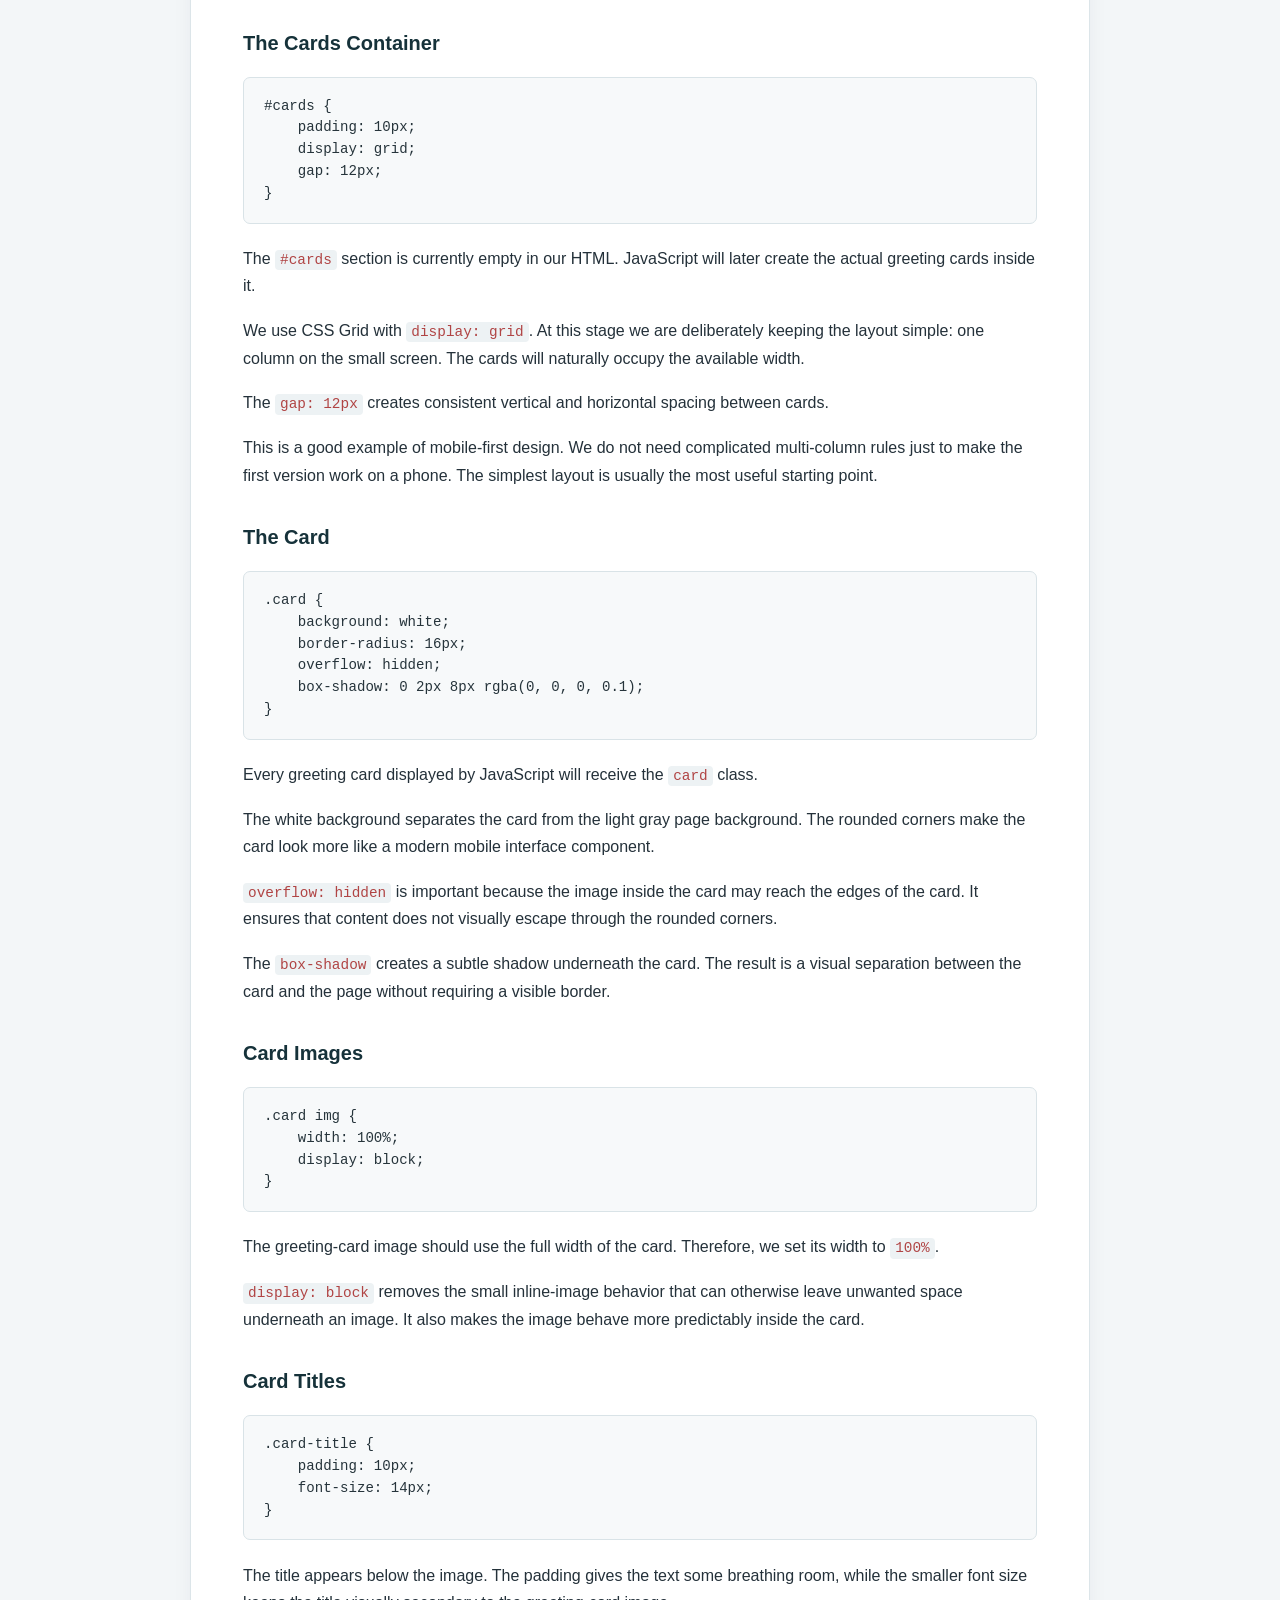
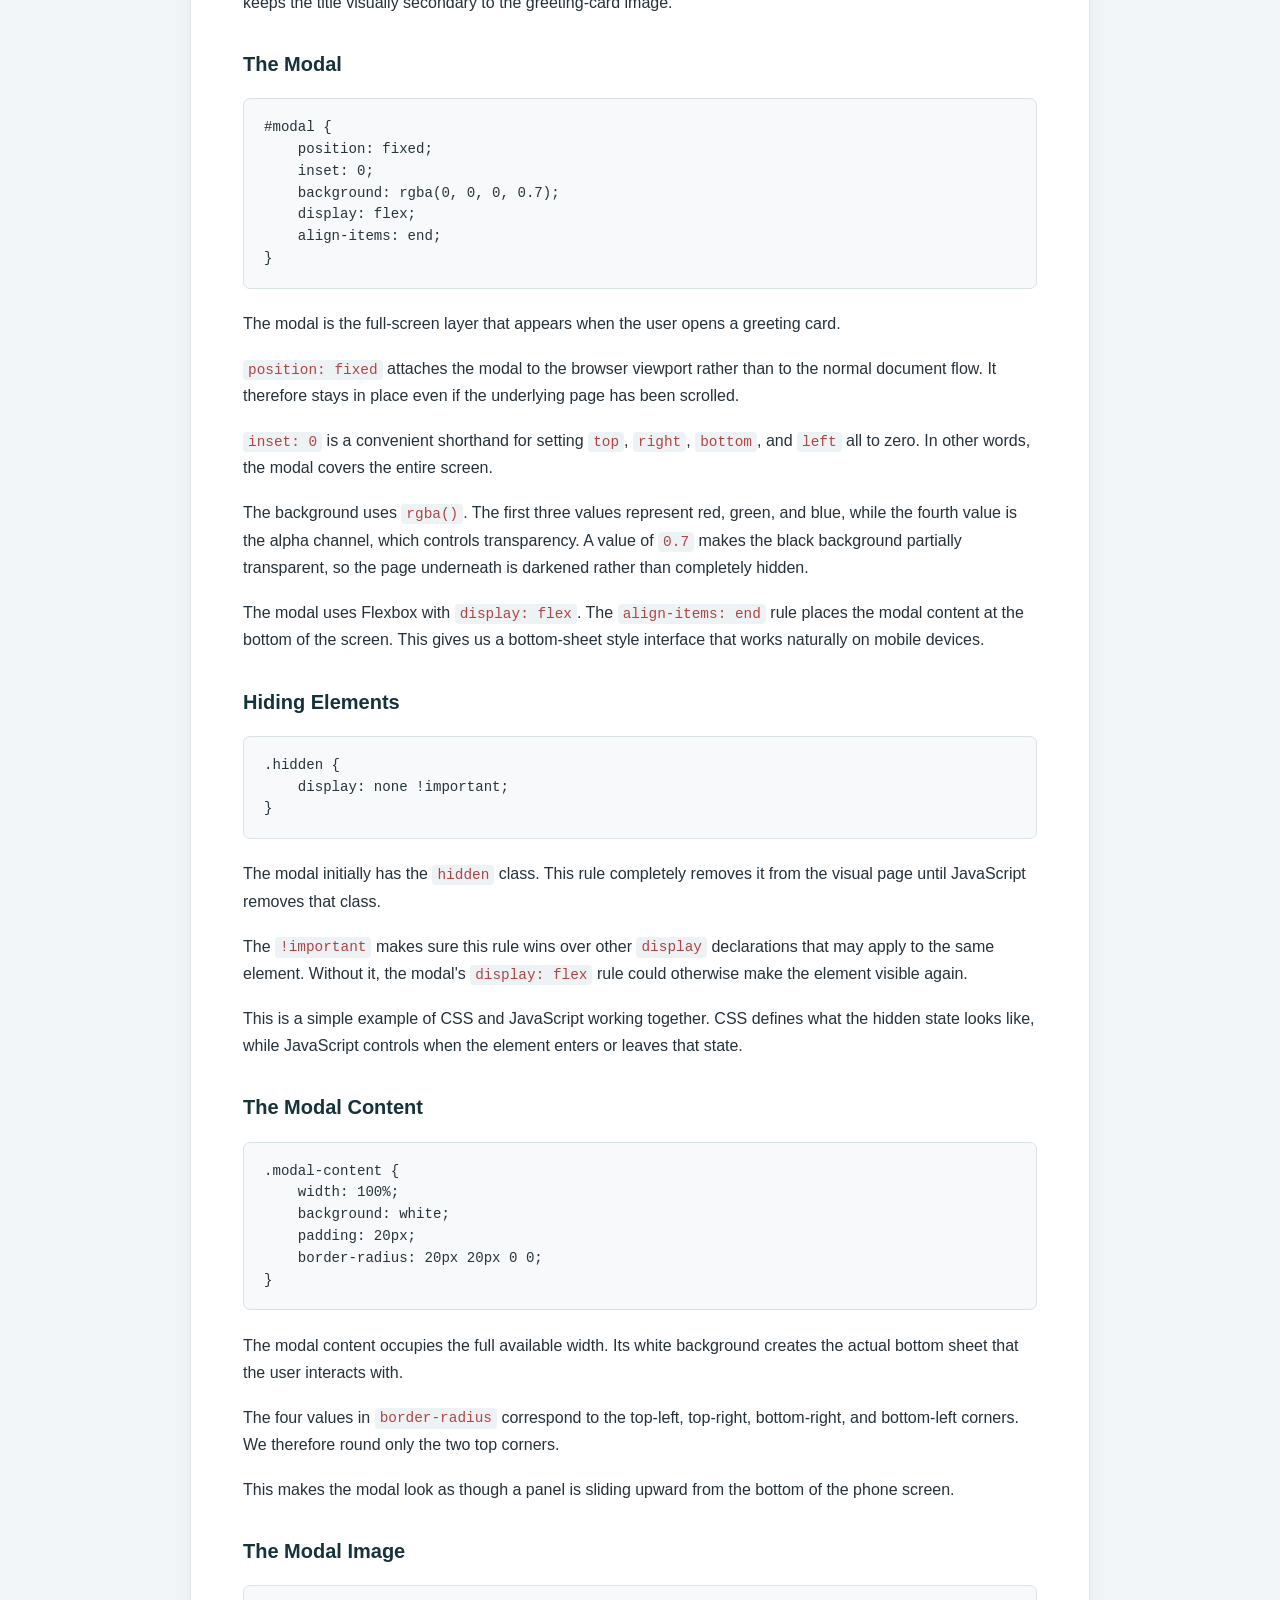
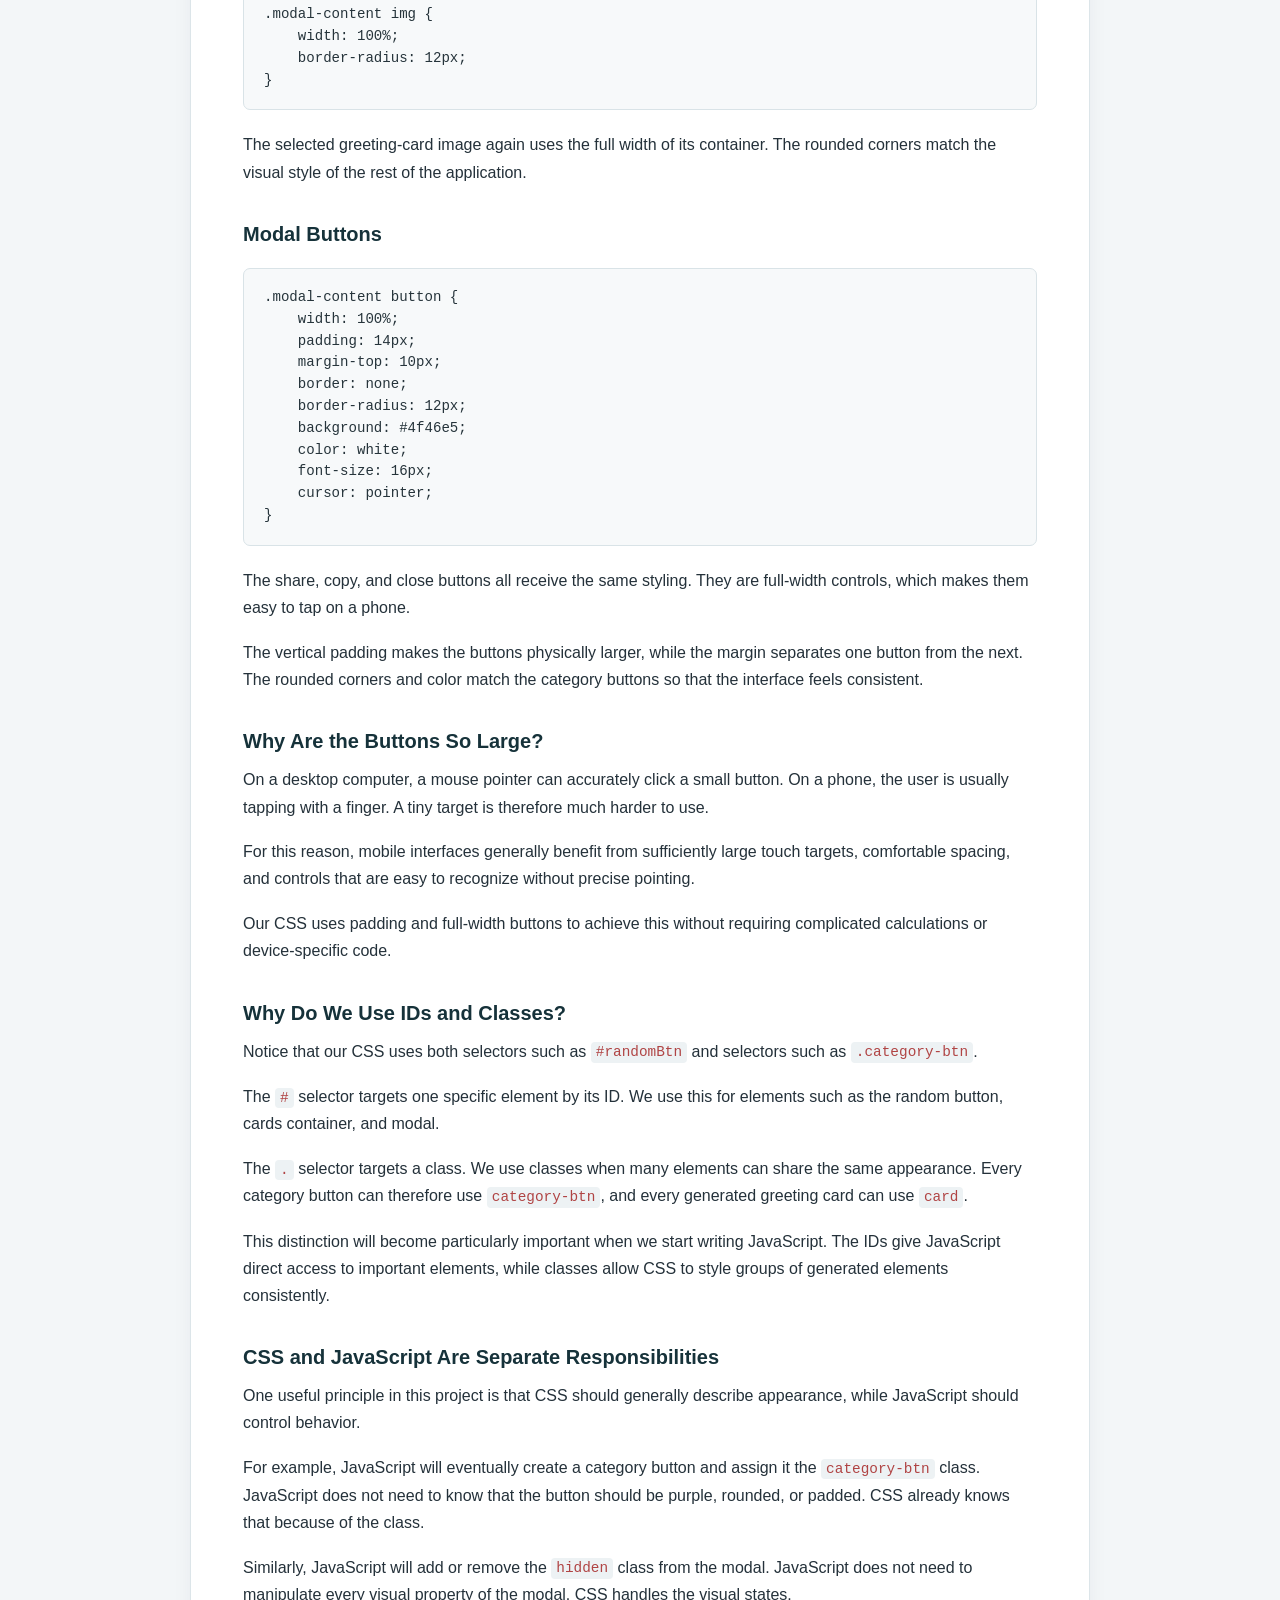
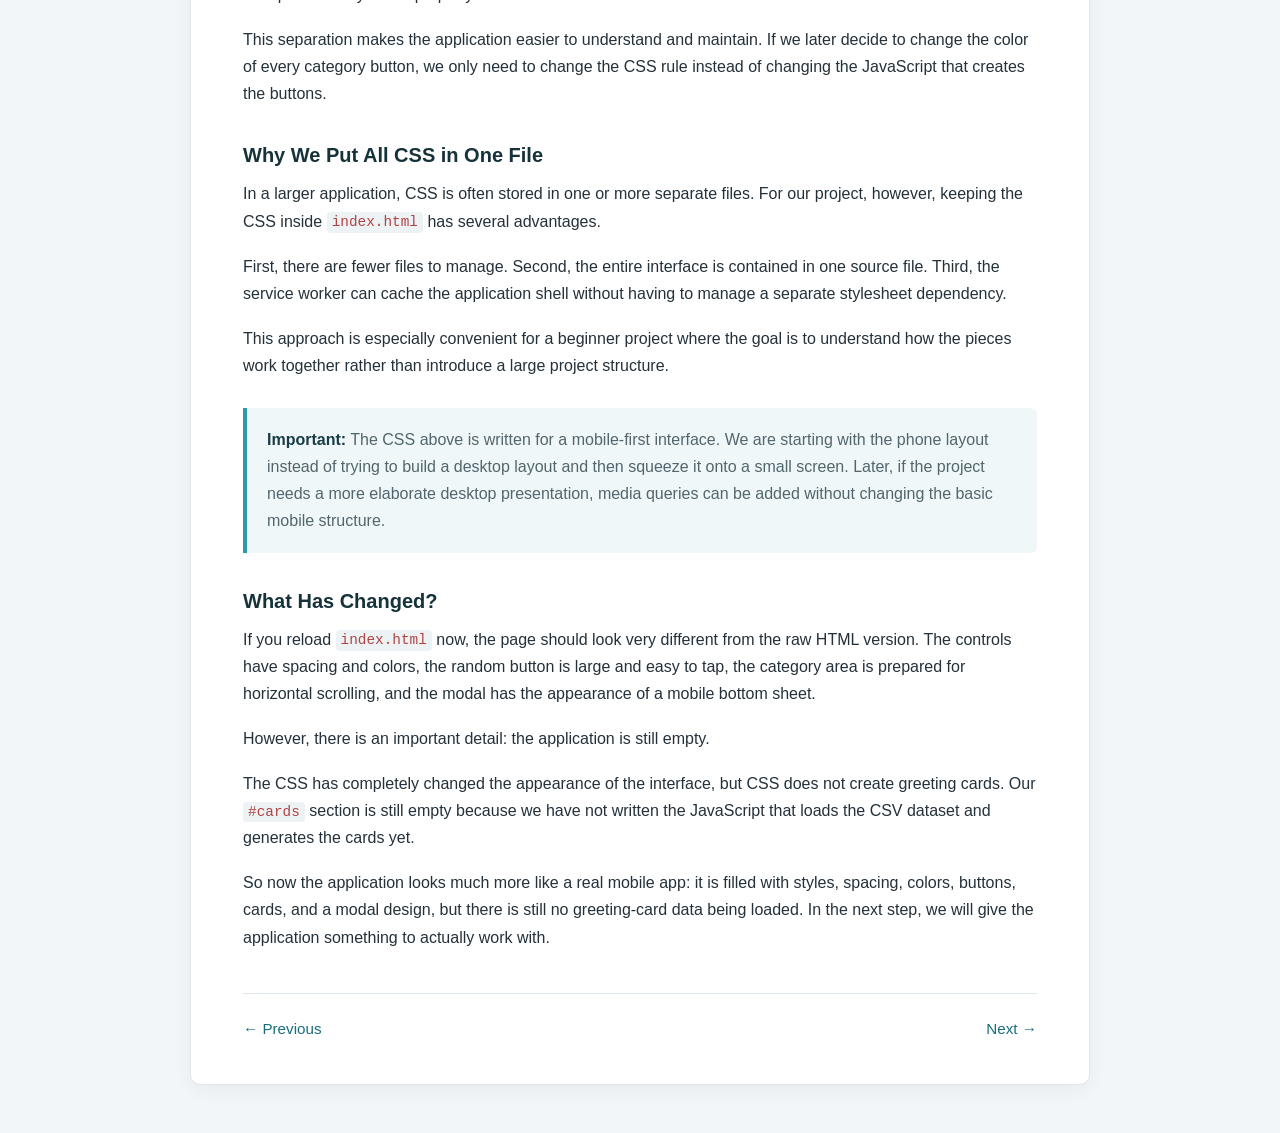
<file: book/styles.html>
<!DOCTYPE html>
<html lang="en">
<head>
    <meta charset="UTF-8">
    <meta name="viewport" content="width=device-width, initial-scale=1.0">
    <title>Adding Style — PWA</title>
    <link rel="stylesheet" href="style.css">
</head>
<body>
    <main class="book">
        <article class="chapter">
            <nav class="chapter-nav">
                <a href="contents.html">← Contents</a>
            </nav>
            <div class="chapter-label">Chapter 4</div>
            <h2>Making the Interface Look Like an App</h2>
            <p>At the moment, if you open <code>index.html</code> in the browser, it looks rather weird. The HTML structure is already there, but the browser is showing the elements using their default appearance. The buttons look like ordinary browser buttons, the sections have no spacing or layout, and the modal has no proper visual presentation. The next step is to add CSS and completely change the way the interface looks.</p>
            <p>CSS stands for Cascading Style Sheets. HTML describes what elements exist on the page, while CSS describes how those elements should look and how they should be arranged. In our project, HTML gives us the structure of the greeting-card application, and CSS turns that structure into something that looks much more like a mobile application.</p>
            <h3>Adding the Style Tag</h3>
            <p>In previous chapter, we deliberately left the <code>&lt;style&gt;</code> element empty. Now we are going to put our complete CSS inside it. The <code>&lt;style&gt;</code> element belongs inside the <code>&lt;head&gt;</code> section of <code>index.html</code>.</p>
            <p>Our document should therefore contain a structure like this:</p>
            <pre><code>&lt;head&gt;
    &lt;meta charset="UTF-8"&gt;
    &lt;meta name="viewport" content="width=device-width, initial-scale=1.0"&gt;
    &lt;title&gt;Greeting Cards&lt;/title&gt;
    
    &lt;style&gt;
        /* Our CSS will be here */
    &lt;/style&gt;
&lt;/head&gt;</code></pre>
            <p>We are not creating a separate CSS file for this project. Everything stays inside <code>index.html</code>. This keeps the application simple and makes the entire interface available in one file.</p>
            <h3>The Complete CSS</h3>
            <p>Here is the complete CSS for our application. After putting this code inside the <code>&lt;style&gt;</code> tag, save <code>index.html</code> and reload it in the browser.</p>
            <pre><code>* {
    box-sizing: border-box;
}

html,
body {
    margin: 0;
    padding: 0;
}

body {
    background: #f3f3f3;
    font-family: Arial, sans-serif;
}

.sticky-controls {
    position: sticky;
    top: 0;
    z-index: 100;
    background: white;
    padding-top: 8px;
    box-shadow: 0 2px 6px rgba(0, 0, 0, 0.12);
}

#categories {
    display: flex;
    overflow-x: auto;
    gap: 10px;
    padding: 12px;
    background: white;
    position: static;
    scrollbar-width: none;
    -webkit-overflow-scrolling: touch;
}

#categories::-webkit-scrollbar {
    display: none;
}

.category-btn {
    flex-shrink: 0;
    border: none;
    background: #4f46e5;
    color: white;
    padding: 12px 18px;
    border-radius: 999px;
    white-space: nowrap;
    font-size: 16px;
    cursor: pointer;
}

.category-btn:active {
    transform: scale(0.98);
}

#randomBtn {
    display: block;
    width: calc(100% - 20px);
    margin: 0 auto;
    padding: 14px;
    border: none;
    border-radius: 14px;
    background: #222;
    color: white;
    font-size: 16px;
    font-weight: bold;
    cursor: pointer;
}

#randomBtn:active {
    transform: scale(0.98);
}

#cards {
    padding: 10px;
    display: grid;
    gap: 12px;
}

.card {
    background: white;
    border-radius: 16px;
    overflow: hidden;
    box-shadow: 0 2px 8px rgba(0, 0, 0, 0.1);
}

.card img {
    width: 100%;
    display: block;
}

.card-title {
    padding: 10px;
    font-size: 14px;
}

#modal {
    position: fixed;
    inset: 0;
    background: rgba(0, 0, 0, 0.7);
    display: flex;
    align-items: end;
}

.hidden {
    display: none !important;
}

.modal-content {
    width: 100%;
    background: white;
    padding: 20px;
    border-radius: 20px 20px 0 0;
}

.modal-content img {
    width: 100%;
    border-radius: 12px;
}

.modal-content button {
    width: 100%;
    padding: 14px;
    margin-top: 10px;
    border: none;
    border-radius: 12px;
    background: #4f46e5;
    color: white;
    font-size: 16px;
    cursor: pointer;
}</code></pre>
            <h3>How CSS Rules Work</h3>
            <p>Before looking at every rule, it is useful to understand the basic structure of CSS. A CSS rule normally consists of a selector followed by one or more declarations.</p>
            <pre><code>.card {
    background: white;
    border-radius: 16px;
}</code></pre>
            <p>The <code>.card</code> part is the selector. It tells the browser which HTML elements should receive the styles. The declarations inside the curly braces describe what should change. Here, every element with the class <code>card</code> gets a white background and rounded corners.</p>
            <p>A selector beginning with a dot refers to a class. A selector beginning with <code>#</code> refers to an element with a particular ID. A selector such as <code>body</code> refers directly to an HTML element.</p>
            <h3>First Rule: Box Sizing</h3>
            <pre><code>* {
    box-sizing: border-box;
}</code></pre>
            <p>The <code>*</code> selector means every element on the page. We are therefore applying <code>box-sizing: border-box</code> to everything.</p>
            <p>This is one of the most useful defaults in modern CSS. Normally, an element's declared width describes its content area, and padding and borders can be added outside that width. With <code>border-box</code>, the declared width includes the content, padding, and border.</p>
            <p>For example, if an element has <code>width: 100%</code> and <code>padding: 20px</code>, <code>border-box</code> prevents the padding from unexpectedly making the element wider than its available space. This is especially important on mobile screens, where horizontal space is limited.</p>
            <h3>Removing the Browser's Default Spacing</h3>
            <pre><code>html,
body {
    margin: 0;
    padding: 0;
}</code></pre>
            <p>Browsers apply default margins and other spacing to some HTML elements. For an application interface, we usually want to control the spacing ourselves.</p>
            <p>Setting <code>margin: 0</code> and <code>padding: 0</code> removes the default outer and inner spacing from the page itself. We can then add exactly the spacing we need later.</p>
            <h3>Styling the Body</h3>
            <pre><code>body {
    background: #f3f3f3;
    font-family: Arial, sans-serif;
}</code></pre>
            <p>The <code>body</code> contains everything the user sees on the page. We give it a very light gray background using the hexadecimal color <code>#f3f3f3</code>.</p>
            <p>We also specify the font. The application uses Arial when it is available. The <code>sans-serif</code> part is a fallback. If Arial is not available on the device, the browser chooses another sans-serif font.</p>
            <p>This is another useful principle for mobile-first applications: do not assume that every device has exactly the same fonts. Always provide a reasonable fallback.</p>
            <h3>What Does Mobile-First Mean?</h3>
            <p>Our application is designed primarily for phones. This is what we mean by a mobile-first approach.</p>
            <p>A phone usually has much less horizontal space than a desktop monitor. Instead of designing a large desktop interface first and trying to squeeze it onto a phone later, we start with the smaller screen and make every element fit naturally.</p>
            <p>This affects many decisions in our CSS. Buttons are large enough to tap with a finger. Cards use the available screen width. Categories can be scrolled horizontally instead of being forced into a narrow row. The modal occupies the full width of the phone and behaves like a bottom sheet.</p>
            <p>Mobile-first does not mean that the application can only work on phones. A responsive browser automatically scales and lays out the page according to the available space. Our starting point is simply the smallest and most constrained screen.</p>
            <h3>The Sticky Controls</h3>
            <pre><code>.sticky-controls {
    position: sticky;
    top: 0;
    z-index: 100;
    background: white;
    padding-top: 8px;
    box-shadow: 0 2px 6px rgba(0, 0, 0, 0.12);
}</code></pre>
            <p>The <code>.sticky-controls</code> element contains the main controls of our application: the random-card button and the category buttons.</p>
            <p>The important property here is <code>position: sticky</code>. It allows the element to behave normally while the page is at the top, but when the user scrolls, the element stays attached to the top of the viewport.</p>
            <p><code>top: 0</code> tells the browser that the element should stick to the top edge of the screen.</p>
            <p>The <code>z-index: 100</code> places this element above other content when elements overlap. Without a sufficiently high stacking order, cards or other page elements could visually appear above the controls.</p>
            <p>The white background is important because the controls remain visible while the user scrolls over the greeting cards. The shadow gives the fixed area a visual separation from the content below it.</p>
            <h3>The Category Row</h3>
            <pre><code>#categories {
    display: flex;
    overflow-x: auto;
    gap: 10px;
    padding: 12px;
    background: white;
    position: static;
    scrollbar-width: none;
    -webkit-overflow-scrolling: touch;
}</code></pre>
            <p>The categories are placed inside a horizontal scrolling container. This is particularly useful on a phone because we may have many categories, and displaying all of them at once would make the interface too narrow.</p>
            <p><code>display: flex</code> places the category buttons next to each other in a row.</p>
            <p><code>overflow-x: auto</code> allows horizontal scrolling when the buttons are wider than the available screen.</p>
            <p>The <code>gap: 10px</code> creates ten pixels of space between the buttons. The <code>padding: 12px</code> adds space around the entire category area.</p>
            <p><code>scrollbar-width: none</code> hides the scrollbar in browsers that support this property. The following rule handles WebKit-based browsers:</p>
            <pre><code>#categories::-webkit-scrollbar {
    display: none;
}</code></pre>
            <p>The scrollbar still exists functionally; we are simply hiding its visual representation. Users can still swipe the category row horizontally on a phone.</p>
            <p>The <code>-webkit-overflow-scrolling: touch</code> property was commonly used to improve scrolling behavior on older iOS browsers. Modern browsers handle scrolling much better automatically, but keeping the property is harmless for this simple project.</p>
            <h3>Category Buttons</h3>
            <pre><code>.category-btn {
    flex-shrink: 0;
    border: none;
    background: #4f46e5;
    color: white;
    padding: 12px 18px;
    border-radius: 999px;
    white-space: nowrap;
    font-size: 16px;
    cursor: pointer;
}</code></pre>
            <p>These rules style every category button that our JavaScript creates.</p>
            <p><code>flex-shrink: 0</code> is particularly important here. Because the buttons are inside a flex container, the browser could otherwise try to shrink them to make everything fit on one line. We do not want that. Each button should keep its natural width, and the user should scroll horizontally instead.</p>
            <p><code>border: none</code> removes the browser's default button border.</p>
            <p><code>background: #4f46e5</code> gives the button its purple-blue background, while <code>color: white</code> makes the text readable against it.</p>
            <p>The padding gives the button enough physical size to be comfortably tapped with a finger. This is an important mobile-first consideration: a button should not be so small that users have difficulty touching it accurately.</p>
            <p><code>border-radius: 999px</code> produces a pill-shaped button. The exact number is not important. A very large radius simply makes the corners fully rounded.</p>
            <p><code>white-space: nowrap</code> prevents a category name from wrapping onto multiple lines. Each category therefore remains one compact button.</p>
            <p>The <code>:active</code> rule provides a small visual response when the user presses the button.</p>
            <pre><code>.category-btn:active {
    transform: scale(0.98);
}</code></pre>
            <p>The button becomes slightly smaller while it is being pressed. This gives the interface a small amount of physical feedback.</p>
            <h3>The Random Button</h3>
            <pre><code>#randomBtn {
    display: block;
    width: calc(100% - 20px);
    margin: 0 auto;
    padding: 14px;
    border: none;
    border-radius: 14px;
    background: #222;
    color: white;
    font-size: 16px;
    font-weight: bold;
    cursor: pointer;
}</code></pre>
            <p>The random button is intentionally large. On a phone, a large full-width control is easier to understand and tap.</p>
            <p><code>width: calc(100% - 20px)</code> makes the button almost as wide as its parent, leaving ten pixels of space on each side. The <code>calc()</code> function allows CSS to perform this simple calculation directly.</p>
            <p><code>margin: 0 auto</code> centers the button horizontally. Since the available width is smaller than the parent, the automatic left and right margins distribute the remaining space evenly.</p>
            <p>The button uses a dark background and bold text so that it is visually different from the category buttons.</p>
            <p>It also receives the same small press effect:</p>
            <pre><code>#randomBtn:active {
    transform: scale(0.98);
}</code></pre>
            <h3>The Cards Container</h3>
            <pre><code>#cards {
    padding: 10px;
    display: grid;
    gap: 12px;
}</code></pre>
            <p>The <code>#cards</code> section is currently empty in our HTML. JavaScript will later create the actual greeting cards inside it.</p>
            <p>We use CSS Grid with <code>display: grid</code>. At this stage we are deliberately keeping the layout simple: one column on the small screen. The cards will naturally occupy the available width.</p>
            <p>The <code>gap: 12px</code> creates consistent vertical and horizontal spacing between cards.</p>
            <p>This is a good example of mobile-first design. We do not need complicated multi-column rules just to make the first version work on a phone. The simplest layout is usually the most useful starting point.</p>
            <h3>The Card</h3>
            <pre><code>.card {
    background: white;
    border-radius: 16px;
    overflow: hidden;
    box-shadow: 0 2px 8px rgba(0, 0, 0, 0.1);
}</code></pre>
            <p>Every greeting card displayed by JavaScript will receive the <code>card</code> class.</p>
            <p>The white background separates the card from the light gray page background. The rounded corners make the card look more like a modern mobile interface component.</p>
            <p><code>overflow: hidden</code> is important because the image inside the card may reach the edges of the card. It ensures that content does not visually escape through the rounded corners.</p>
            <p>The <code>box-shadow</code> creates a subtle shadow underneath the card. The result is a visual separation between the card and the page without requiring a visible border.</p>
            <h3>Card Images</h3>
            <pre><code>.card img {
    width: 100%;
    display: block;
}</code></pre>
            <p>The greeting-card image should use the full width of the card. Therefore, we set its width to <code>100%</code>.</p>
            <p><code>display: block</code> removes the small inline-image behavior that can otherwise leave unwanted space underneath an image. It also makes the image behave more predictably inside the card.</p>
            <h3>Card Titles</h3>
            <pre><code>.card-title {
    padding: 10px;
    font-size: 14px;
}</code></pre>
            <p>The title appears below the image. The padding gives the text some breathing room, while the smaller font size keeps the title visually secondary to the greeting-card image.</p>
            <h3>The Modal</h3>
    <pre><code>#modal {
    position: fixed;
    inset: 0;
    background: rgba(0, 0, 0, 0.7);
    display: flex;
    align-items: end;
}</code></pre>
            <p>The modal is the full-screen layer that appears when the user opens a greeting card.</p>
            <p><code>position: fixed</code> attaches the modal to the browser viewport rather than to the normal document flow. It therefore stays in place even if the underlying page has been scrolled.</p>
            <p><code>inset: 0</code> is a convenient shorthand for setting <code>top</code>, <code>right</code>, <code>bottom</code>, and <code>left</code> all to zero. In other words, the modal covers the entire screen.</p>
            <p>The background uses <code>rgba()</code>. The first three values represent red, green, and blue, while the fourth value is the alpha channel, which controls transparency. A value of <code>0.7</code> makes the black background partially transparent, so the page underneath is darkened rather than completely hidden.</p>
            <p>The modal uses Flexbox with <code>display: flex</code>. The <code>align-items: end</code> rule places the modal content at the bottom of the screen. This gives us a bottom-sheet style interface that works naturally on mobile devices.</p>
            <h3>Hiding Elements</h3>
            <pre><code>.hidden {
    display: none !important;
}</code></pre>
            <p>The modal initially has the <code>hidden</code> class. This rule completely removes it from the visual page until JavaScript removes that class.</p>
            <p>The <code>!important</code> makes sure this rule wins over other <code>display</code> declarations that may apply to the same element. Without it, the modal's <code>display: flex</code> rule could otherwise make the element visible again.</p>
            <p>This is a simple example of CSS and JavaScript working together. CSS defines what the hidden state looks like, while JavaScript controls when the element enters or leaves that state.</p>
            <h3>The Modal Content</h3>
            <pre><code>.modal-content {
    width: 100%;
    background: white;
    padding: 20px;
    border-radius: 20px 20px 0 0;
}</code></pre>
            <p>The modal content occupies the full available width. Its white background creates the actual bottom sheet that the user interacts with.</p>
            <p>The four values in <code>border-radius</code> correspond to the top-left, top-right, bottom-right, and bottom-left corners. We therefore round only the two top corners.</p>
            <p>This makes the modal look as though a panel is sliding upward from the bottom of the phone screen.</p>
            <h3>The Modal Image</h3>
            <pre><code>.modal-content img {
    width: 100%;
    border-radius: 12px;
}</code></pre>
            <p>The selected greeting-card image again uses the full width of its container. The rounded corners match the visual style of the rest of the application.</p>
            <h3>Modal Buttons</h3>
    <pre><code>.modal-content button {
    width: 100%;
    padding: 14px;
    margin-top: 10px;
    border: none;
    border-radius: 12px;
    background: #4f46e5;
    color: white;
    font-size: 16px;
    cursor: pointer;
}</code></pre>
            <p>The share, copy, and close buttons all receive the same styling. They are full-width controls, which makes them easy to tap on a phone.</p>
            <p>The vertical padding makes the buttons physically larger, while the margin separates one button from the next. The rounded corners and color match the category buttons so that the interface feels consistent.</p>
            <h3>Why Are the Buttons So Large?</h3>
            <p>On a desktop computer, a mouse pointer can accurately click a small button. On a phone, the user is usually tapping with a finger. A tiny target is therefore much harder to use.</p>
            <p>For this reason, mobile interfaces generally benefit from sufficiently large touch targets, comfortable spacing, and controls that are easy to recognize without precise pointing.</p>
            <p>Our CSS uses padding and full-width buttons to achieve this without requiring complicated calculations or device-specific code.</p>
            <h3>Why Do We Use IDs and Classes?</h3>
            <p>Notice that our CSS uses both selectors such as <code>#randomBtn</code> and selectors such as <code>.category-btn</code>.</p>
            <p>The <code>#</code> selector targets one specific element by its ID. We use this for elements such as the random button, cards container, and modal.</p>
            <p>The <code>.</code> selector targets a class. We use classes when many elements can share the same appearance. Every category button can therefore use <code>category-btn</code>, and every generated greeting card can use <code>card</code>.</p>
            <p>This distinction will become particularly important when we start writing JavaScript. The IDs give JavaScript direct access to important elements, while classes allow CSS to style groups of generated elements consistently.</p>
            <h3>CSS and JavaScript Are Separate Responsibilities</h3>
            <p>One useful principle in this project is that CSS should generally describe appearance, while JavaScript should control behavior.</p>
            <p>For example, JavaScript will eventually create a category button and assign it the <code>category-btn</code> class. JavaScript does not need to know that the button should be purple, rounded, or padded. CSS already knows that because of the class.</p>
            <p>Similarly, JavaScript will add or remove the <code>hidden</code> class from the modal. JavaScript does not need to manipulate every visual property of the modal. CSS handles the visual states.</p>
            <p>This separation makes the application easier to understand and maintain. If we later decide to change the color of every category button, we only need to change the CSS rule instead of changing the JavaScript that creates the buttons.</p>
            <h3>Why We Put All CSS in One File</h3>
            <p>In a larger application, CSS is often stored in one or more separate files. For our project, however, keeping the CSS inside <code>index.html</code> has several advantages.</p>
            <p>First, there are fewer files to manage. Second, the entire interface is contained in one source file. Third, the service worker can cache the application shell without having to manage a separate stylesheet dependency.</p>
            <p>This approach is especially convenient for a beginner project where the goal is to understand how the pieces work together rather than introduce a large project structure.</p>
            <div class="note">
                <p><strong>Important:</strong> The CSS above is written for a mobile-first interface. We are starting with the phone layout instead of trying to build a desktop layout and then squeeze it onto a small screen. Later, if the project needs a more elaborate desktop presentation, media queries can be added without changing the basic mobile structure.</p>
            </div>
            <h3>What Has Changed?</h3>
            <p>If you reload <code>index.html</code> now, the page should look very different from the raw HTML version. The controls have spacing and colors, the random button is large and easy to tap, the category area is prepared for horizontal scrolling, and the modal has the appearance of a mobile bottom sheet.</p>
            <p>However, there is an important detail: the application is still empty.</p>
            <p>The CSS has completely changed the appearance of the interface, but CSS does not create greeting cards. Our <code>#cards</code> section is still empty because we have not written the JavaScript that loads the CSV dataset and generates the cards yet.</p>
            <p>So now the application looks much more like a real mobile app: it is filled with styles, spacing, colors, buttons, cards, and a modal design, but there is still no greeting-card data being loaded. In the next step, we will give the application something to actually work with.</p>
            <nav class="chapter-nav-bottom">
                <a href="ui.html">← Previous</a>
                <a href="server.html" class="next">Next →</a>
            </nav>
        </article>
    </main>
</body>
</html>
</file>
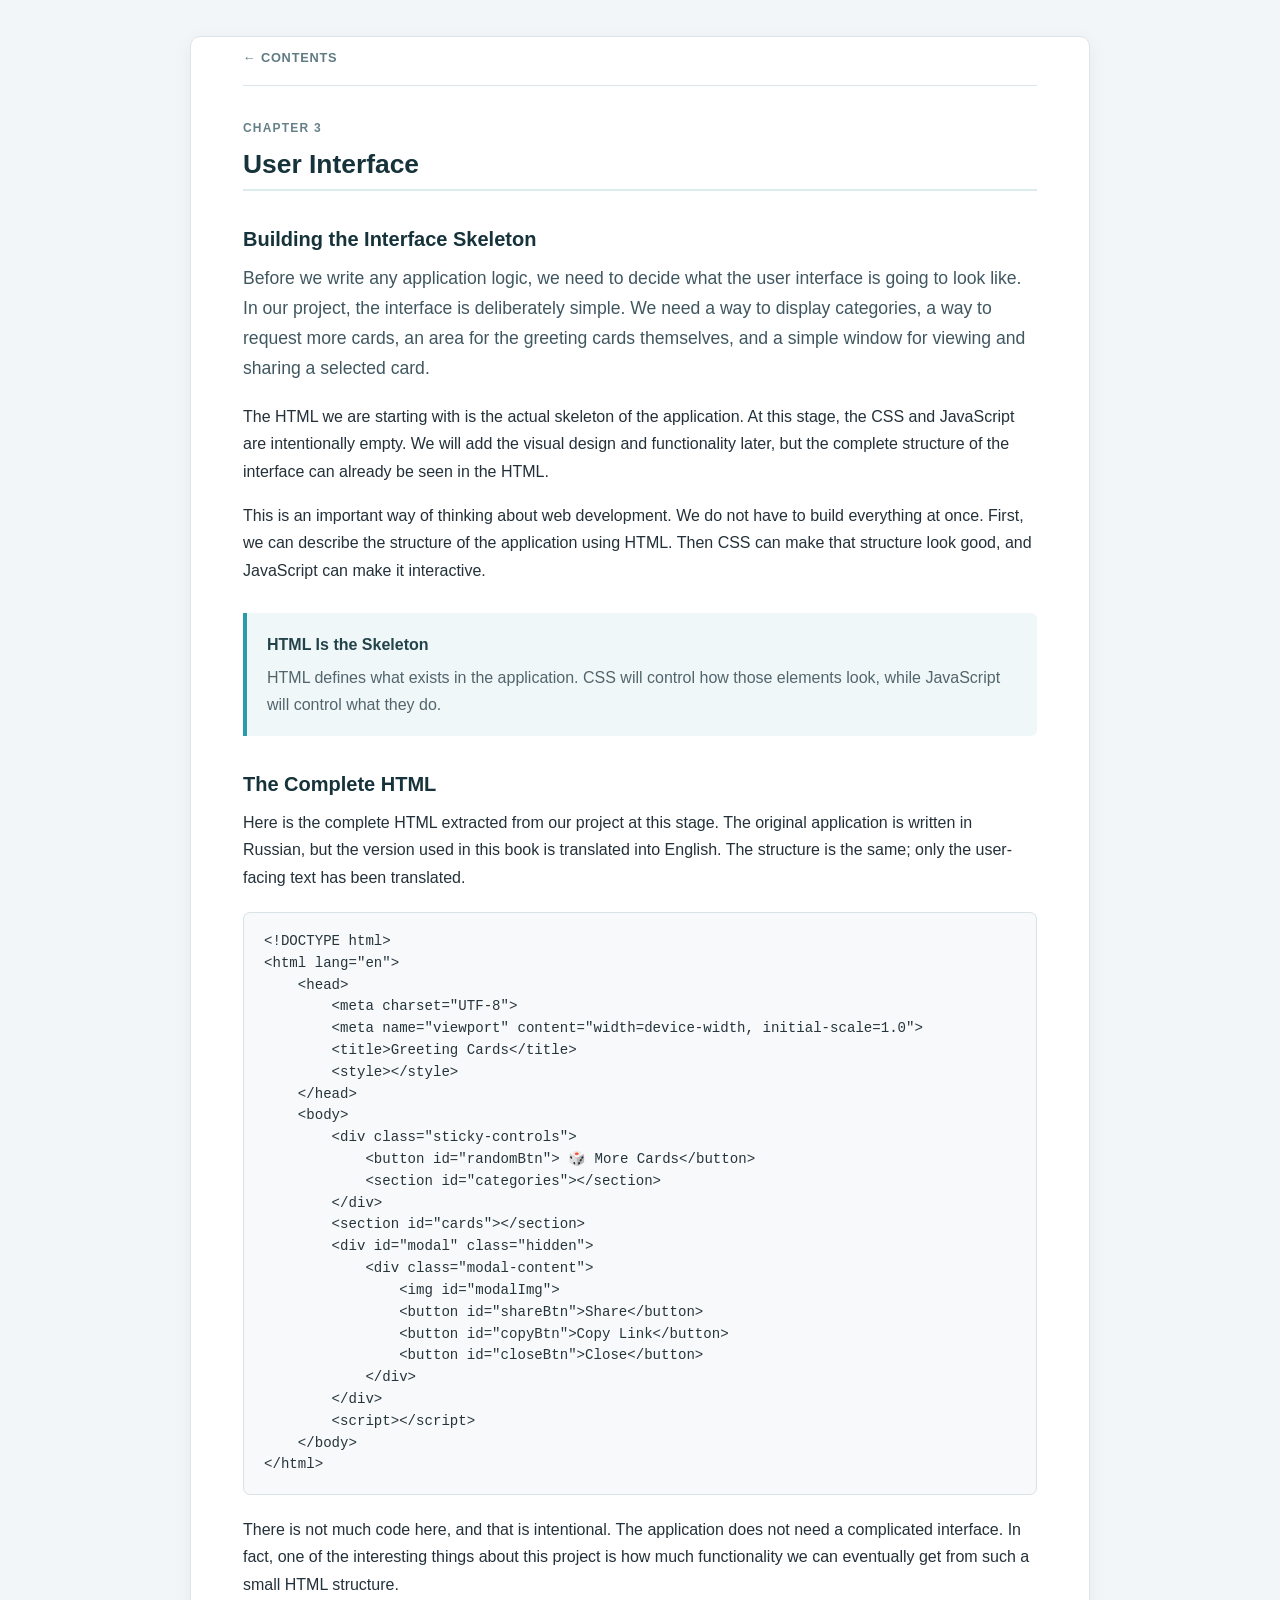
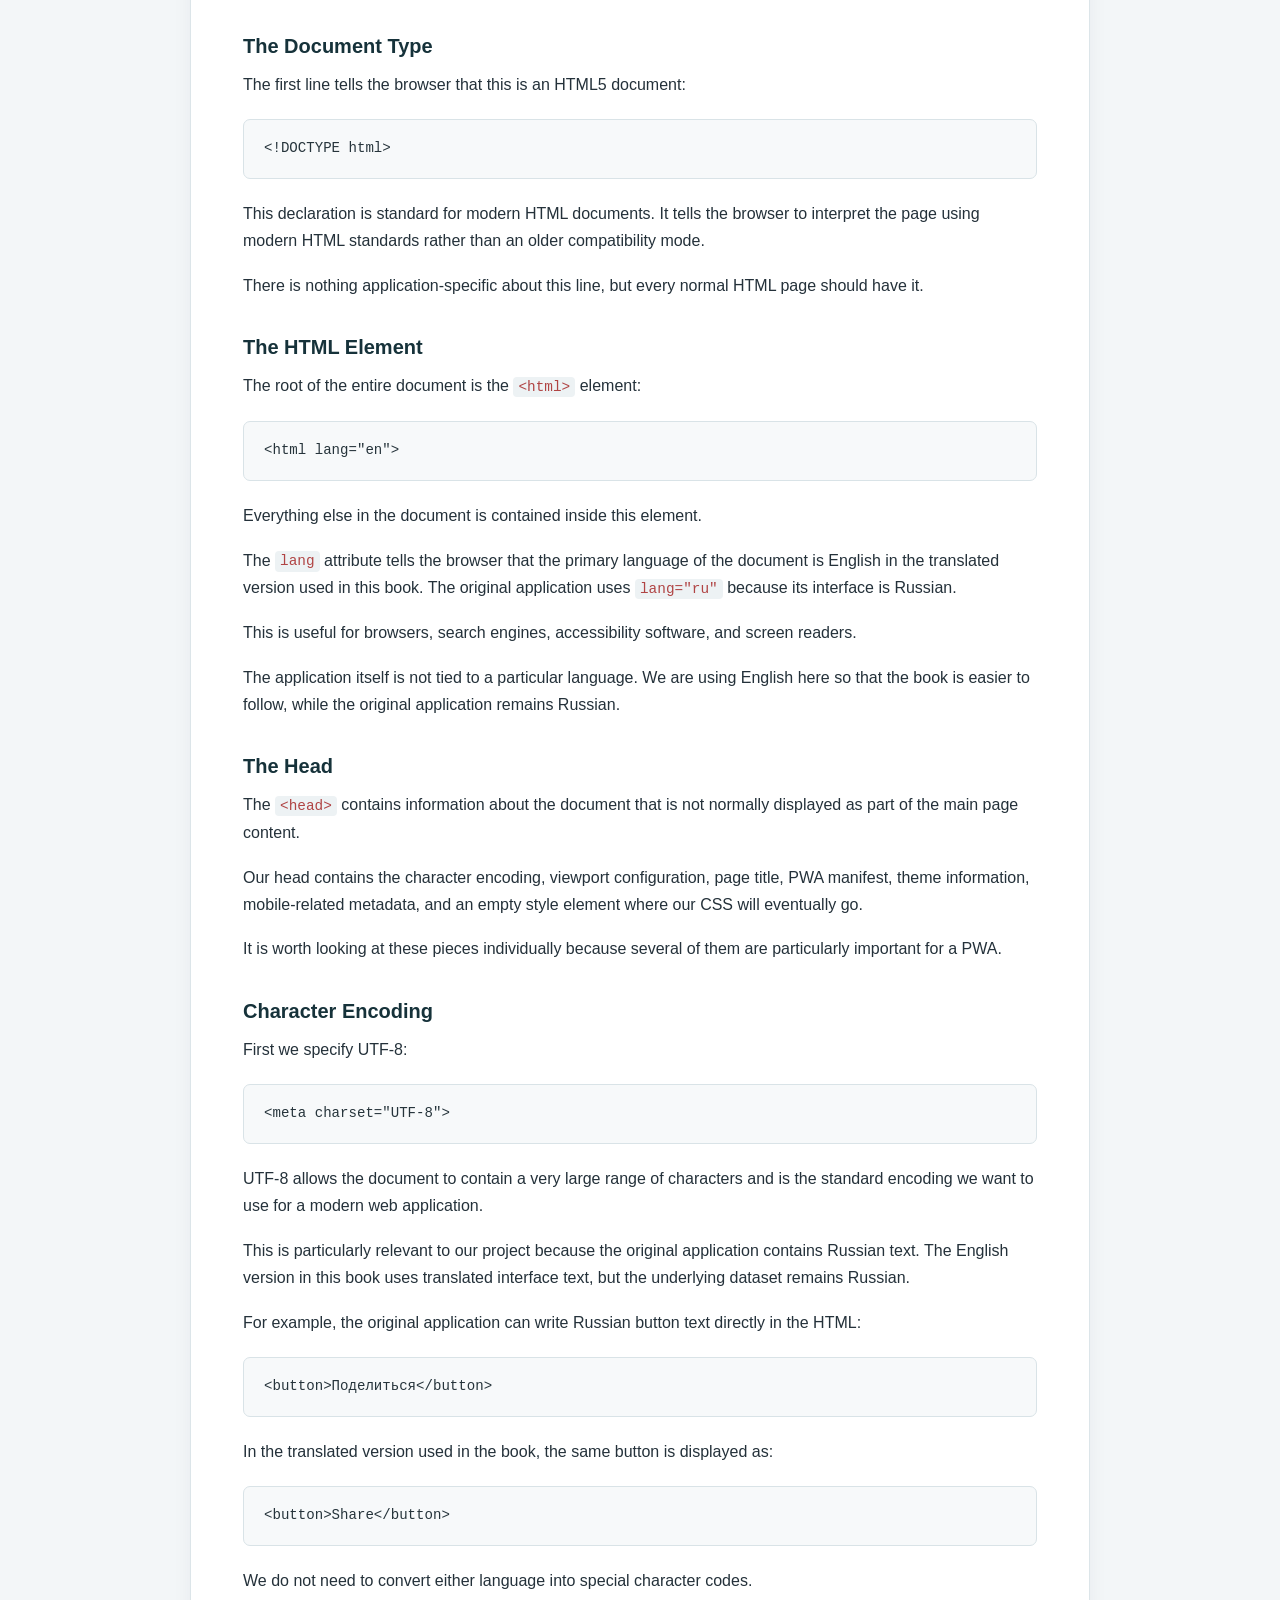
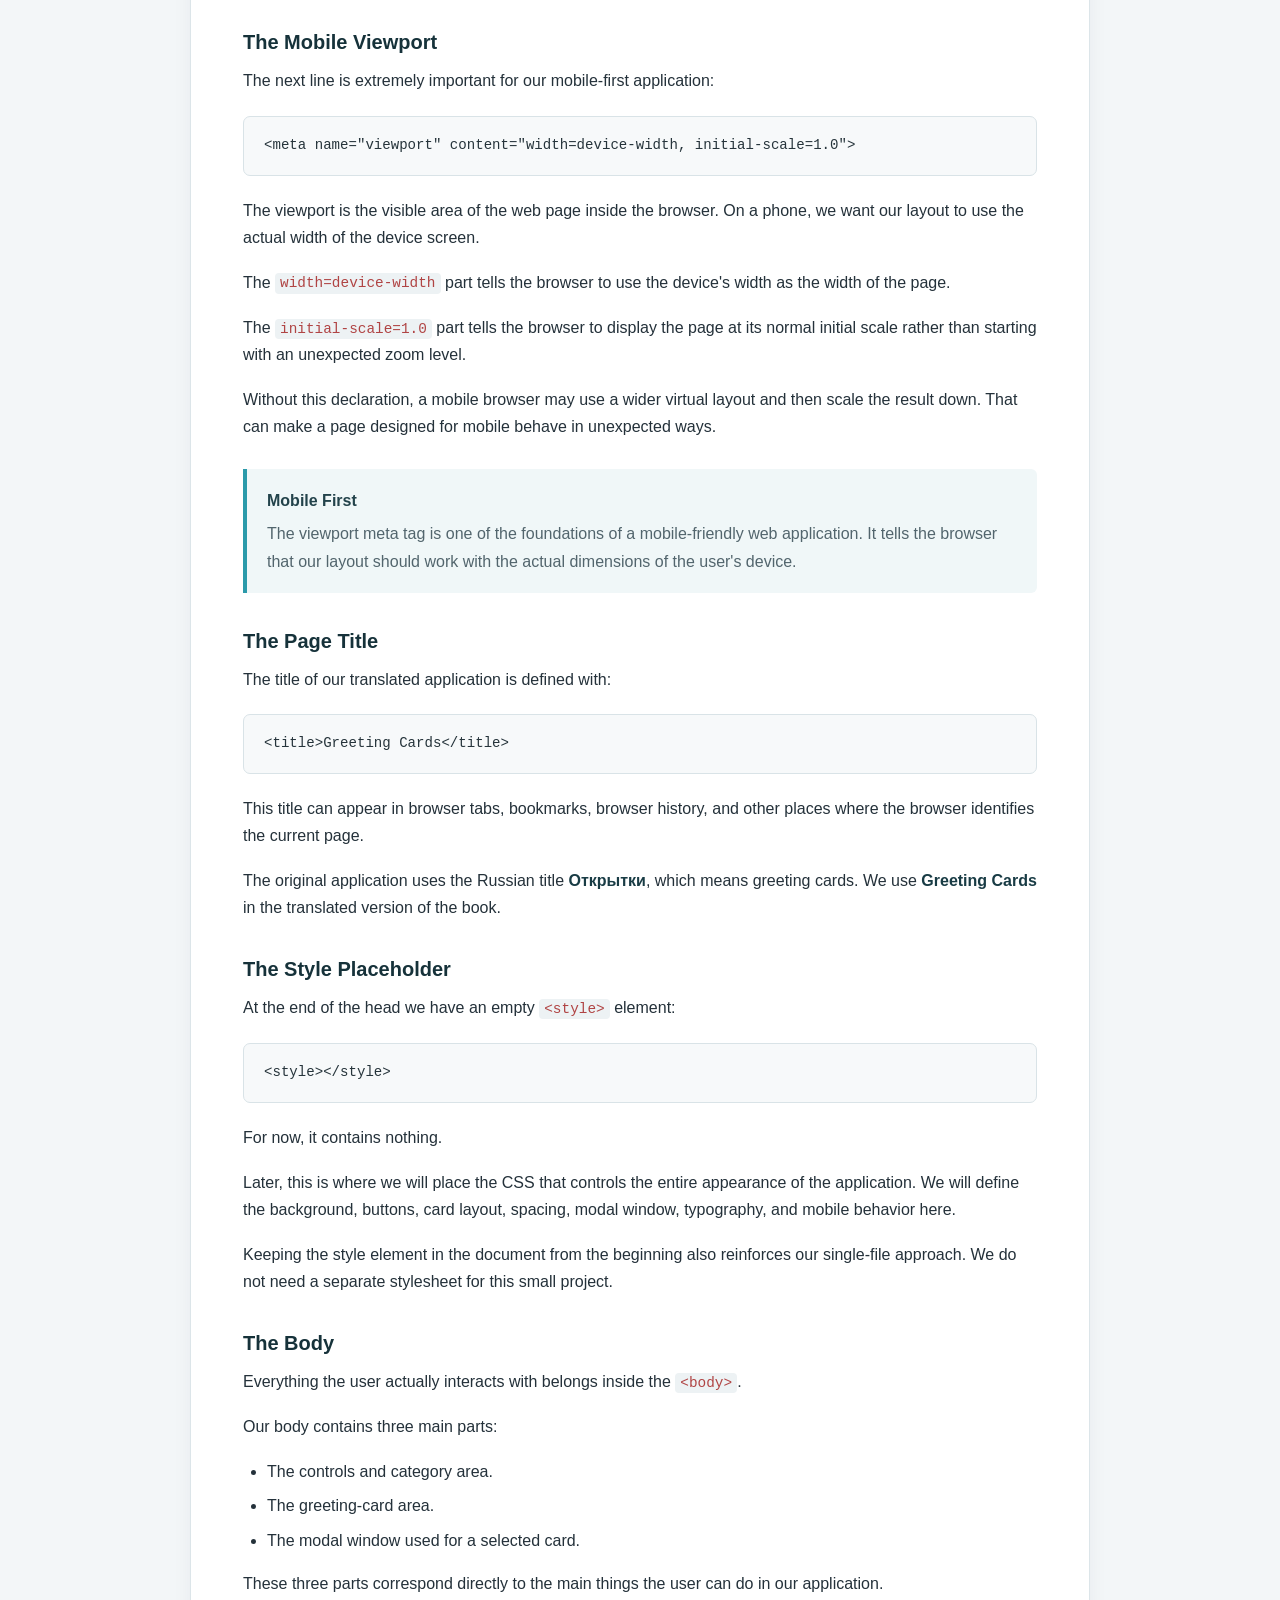
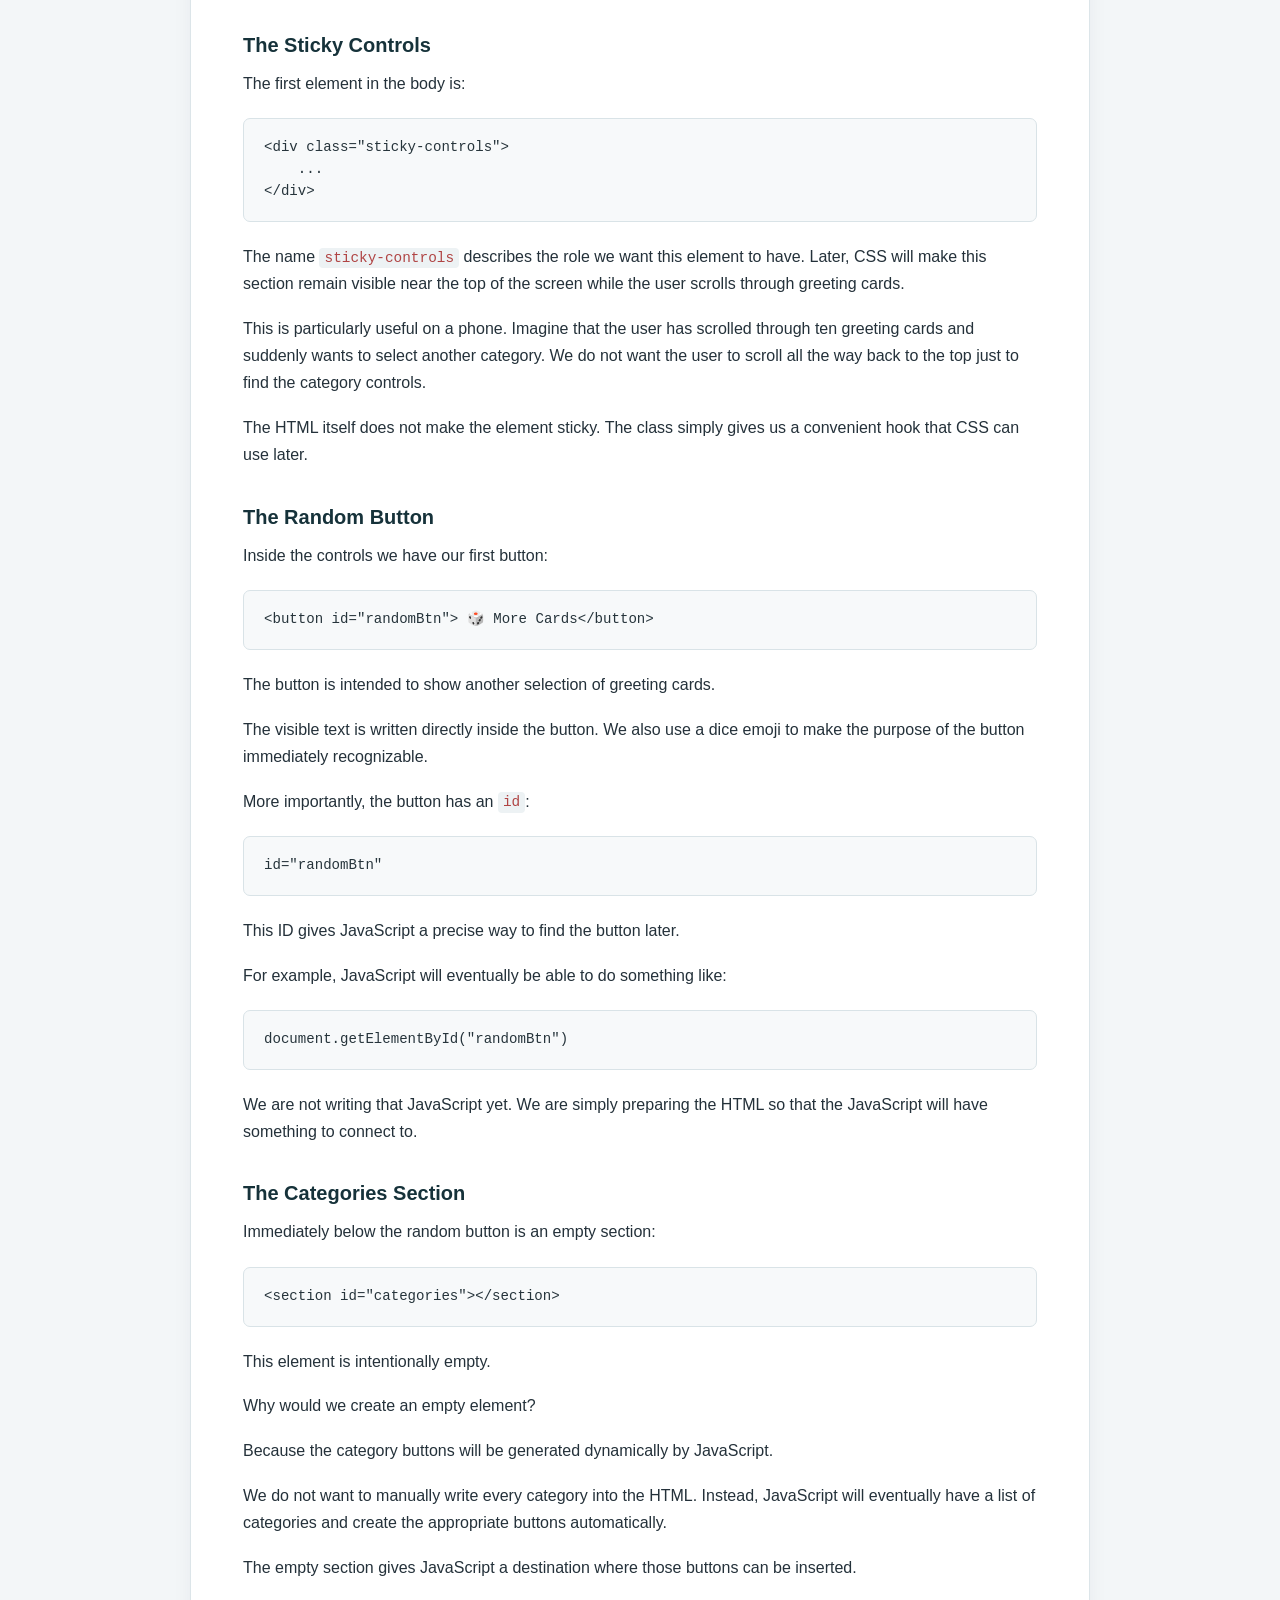
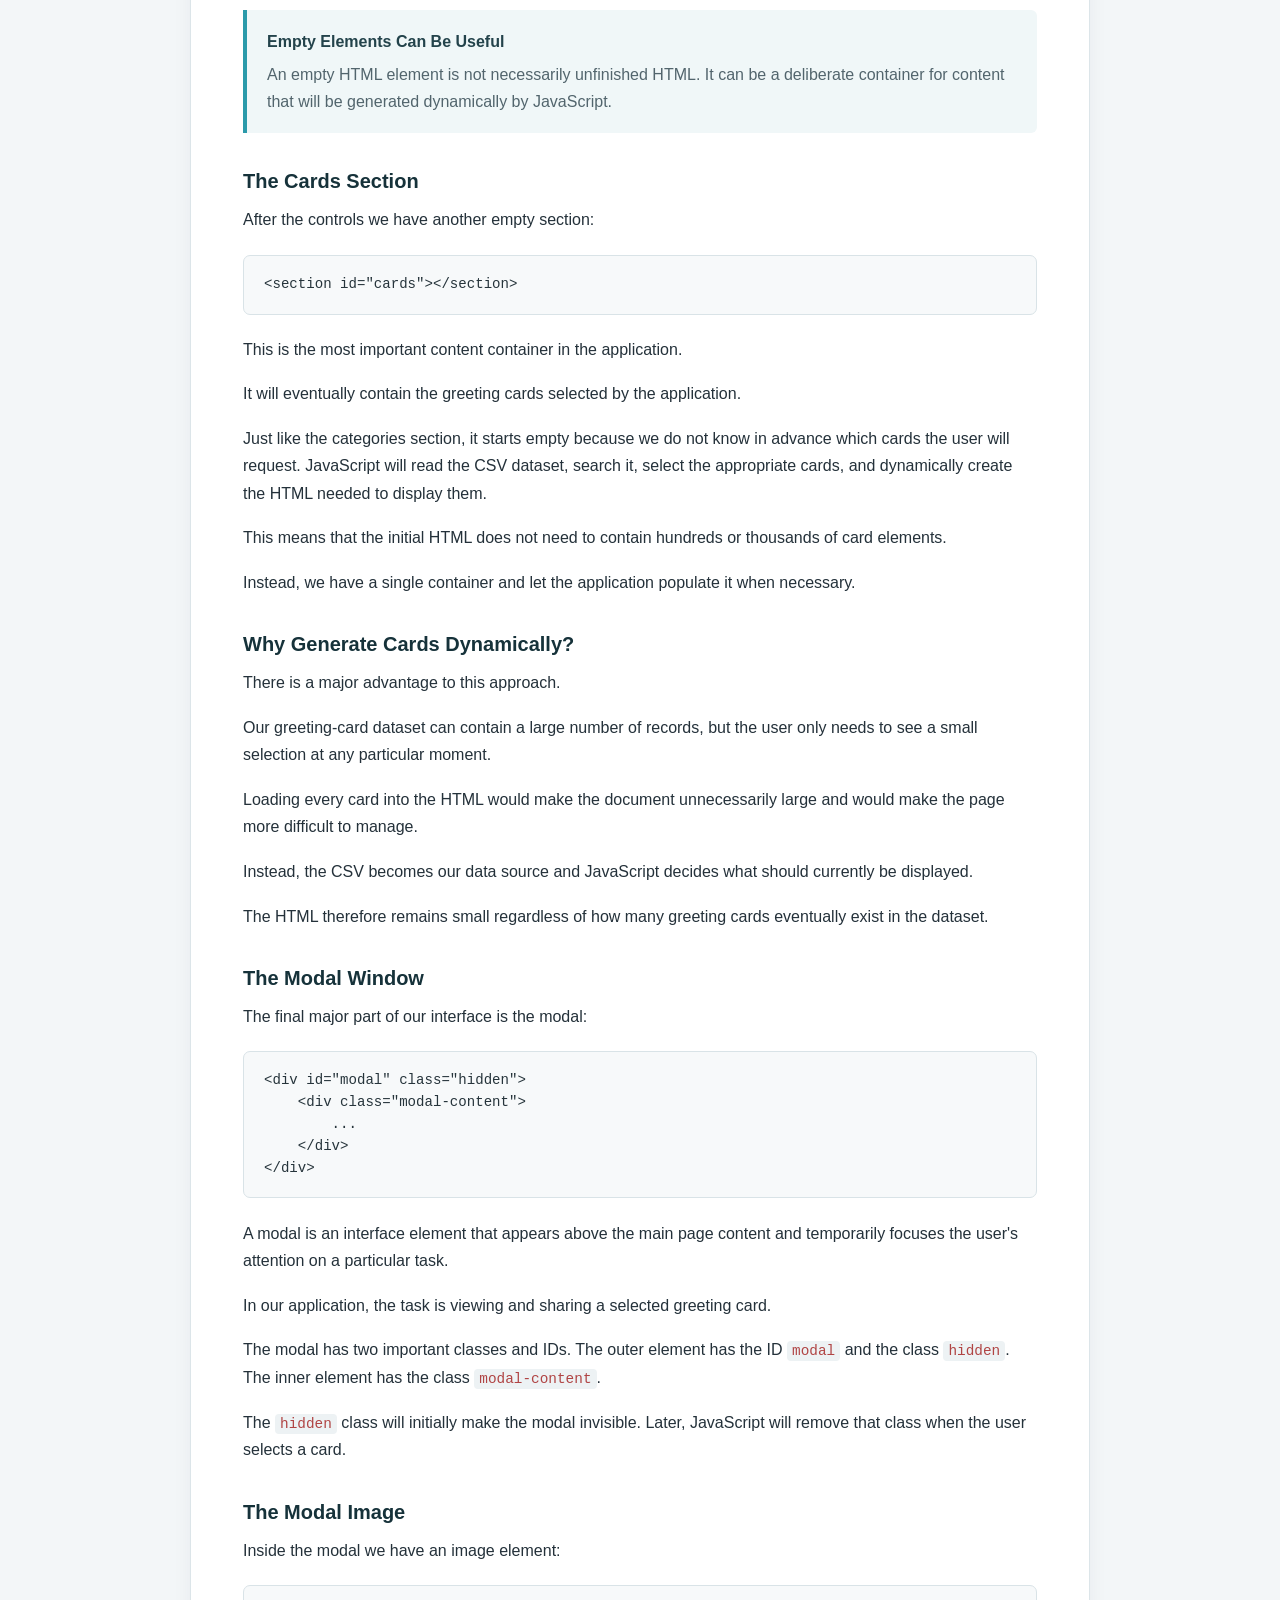
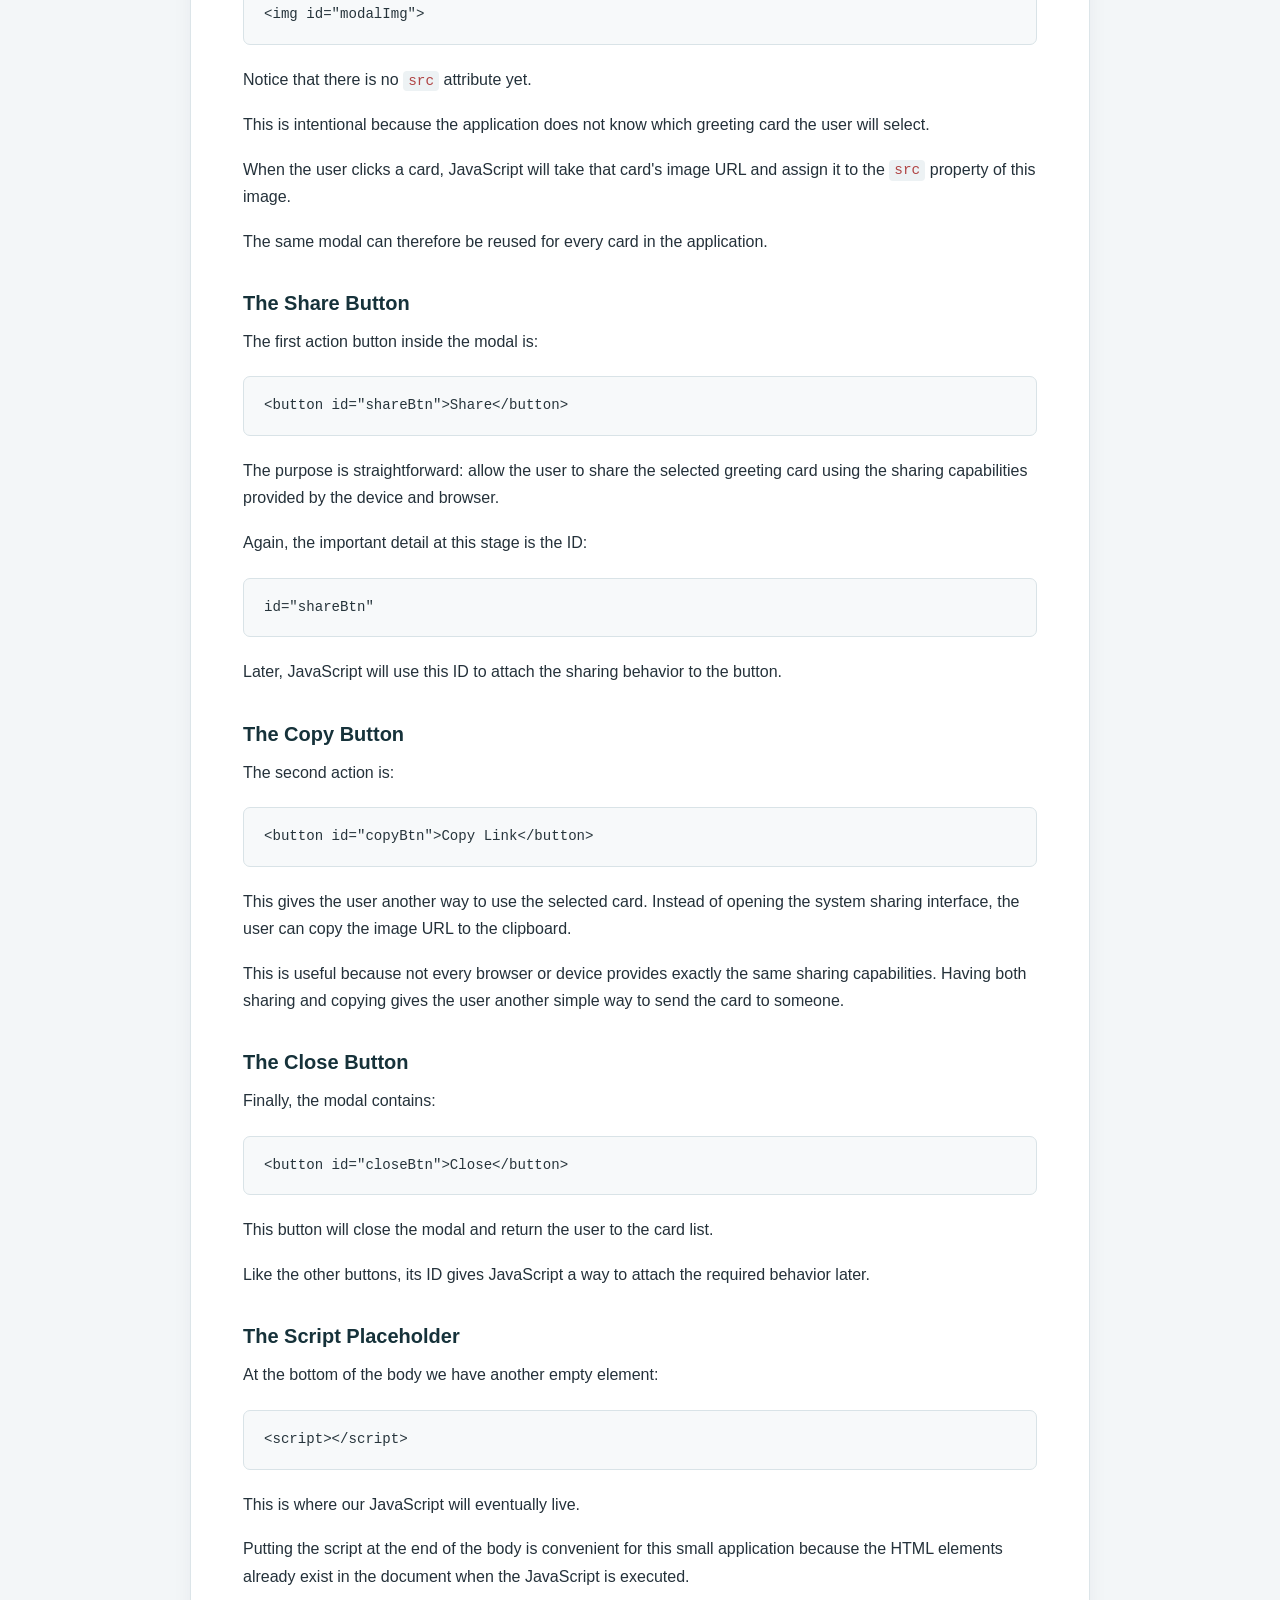
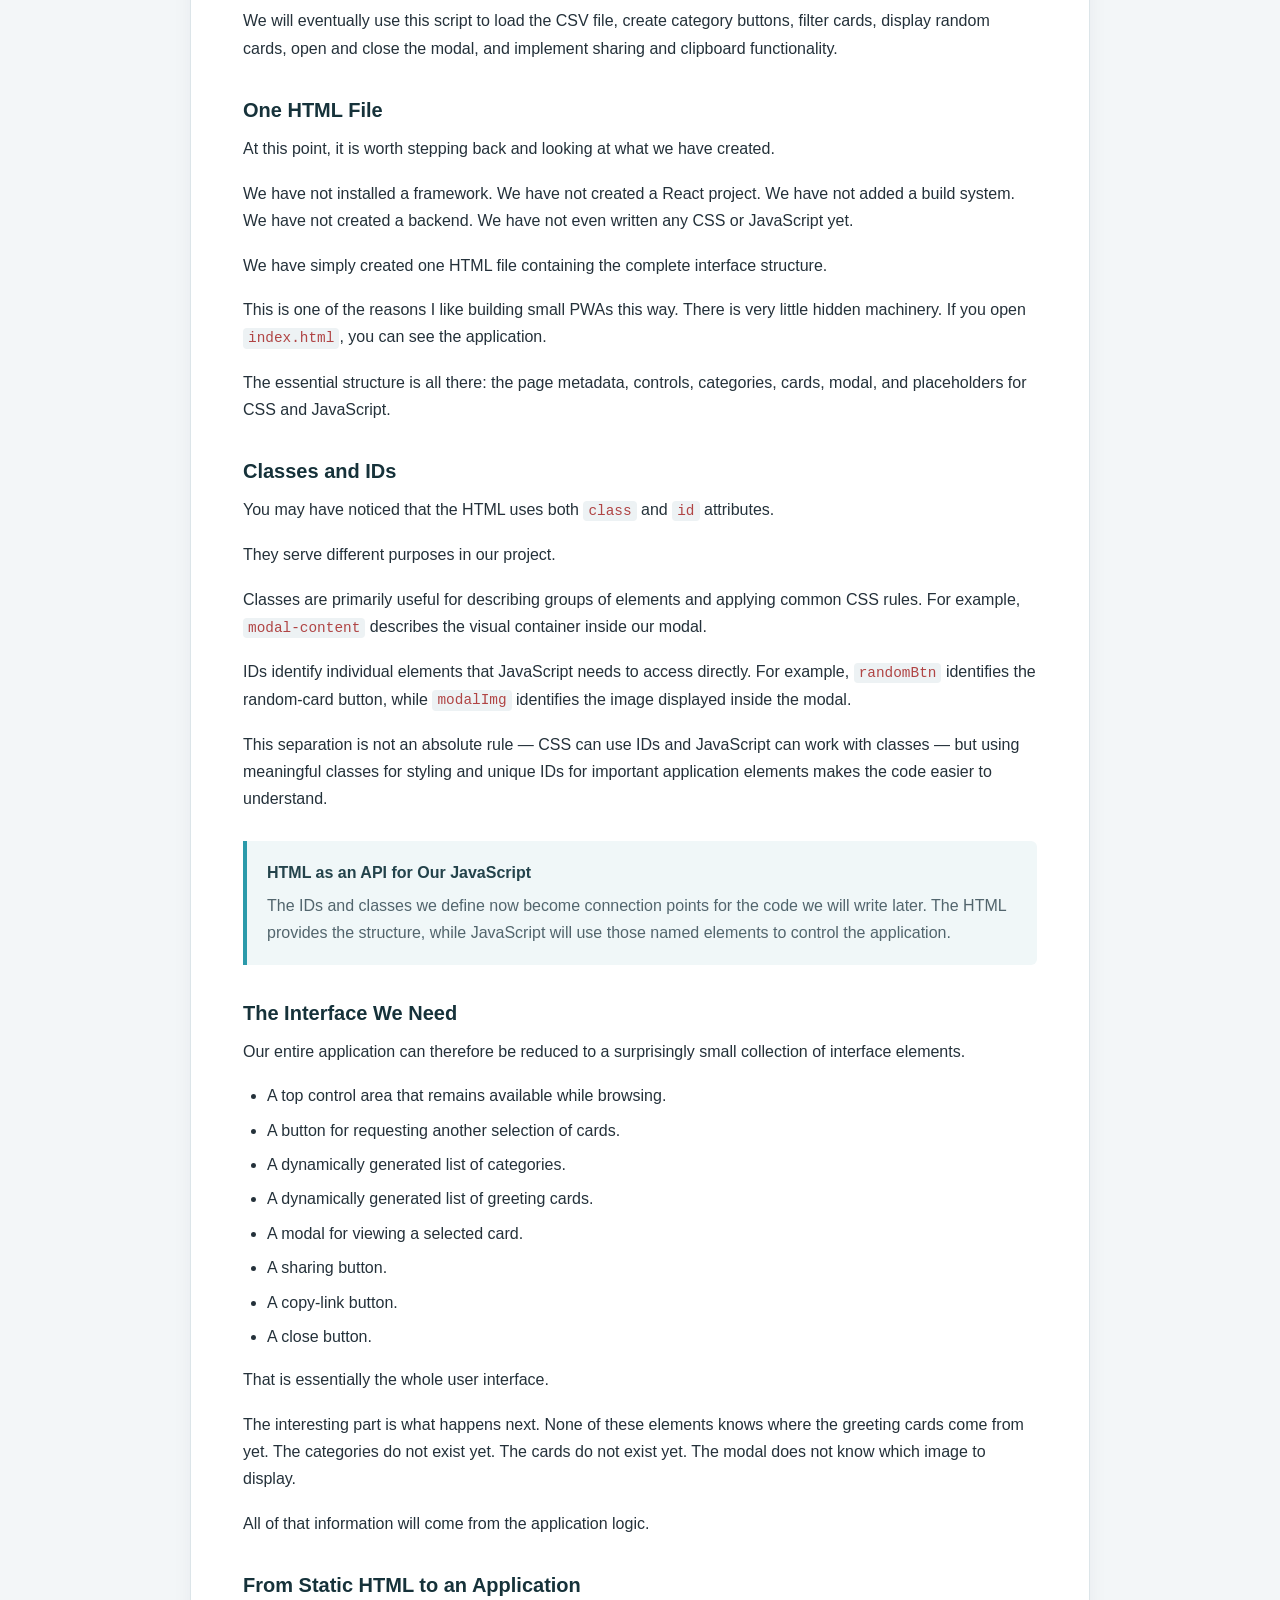
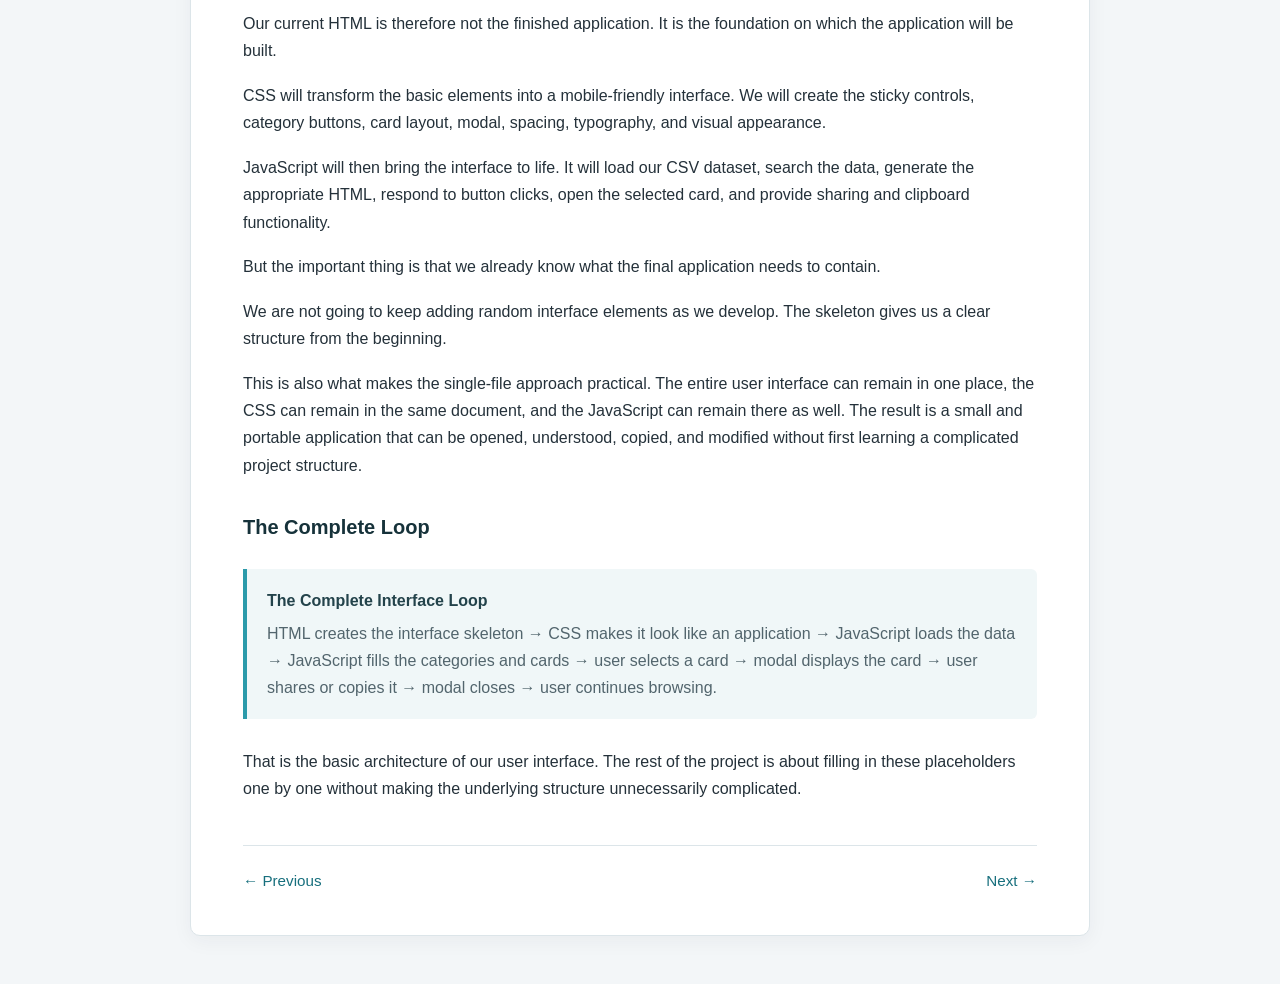
<file: book/ui.html>
<!DOCTYPE html>
<html lang="en">
<head>
    <meta charset="UTF-8">
    <meta name="viewport" content="width=device-width, initial-scale=1.0">
    <title>User Interface — PWA</title>
    <link rel="stylesheet" href="style.css">
</head>
<body>
    <main class="book">
        <article class="chapter">
            <nav class="chapter-nav">
                <a href="contents.html">← Contents</a>
            </nav>
            <div class="chapter-label">Chapter 3</div>
            <h2>User Interface</h2>
            <h3>Building the Interface Skeleton</h3>
            <p class="lead">Before we write any application logic, we need to decide what the user interface is going to look like. In our project, the interface is deliberately simple. We need a way to display categories, a way to request more cards, an area for the greeting cards themselves, and a simple window for viewing and sharing a selected card.</p>
            <p>The HTML we are starting with is the actual skeleton of the application. At this stage, the CSS and JavaScript are intentionally empty. We will add the visual design and functionality later, but the complete structure of the interface can already be seen in the HTML.</p>
            <p>This is an important way of thinking about web development. We do not have to build everything at once. First, we can describe the structure of the application using HTML. Then CSS can make that structure look good, and JavaScript can make it interactive.</p>
            <div class="note">
                <div class="note-title">HTML Is the Skeleton</div>
                <p>HTML defines what exists in the application. CSS will control how those elements look, while JavaScript will control what they do.</p>
            </div>
            <h3>The Complete HTML</h3>
            <p>Here is the complete HTML extracted from our project at this stage. The original application is written in Russian, but the version used in this book is translated into English. The structure is the same; only the user-facing text has been translated.</p>
            <pre><code>&lt;!DOCTYPE html&gt;
&lt;html lang="en"&gt;
    &lt;head&gt;
        &lt;meta charset="UTF-8"&gt;
        &lt;meta name="viewport" content="width=device-width, initial-scale=1.0"&gt;
        &lt;title&gt;Greeting Cards&lt;/title&gt;
        &lt;style&gt;&lt;/style&gt;
    &lt;/head&gt;
    &lt;body&gt;
        &lt;div class="sticky-controls"&gt;
            &lt;button id="randomBtn"&gt; 🎲 More Cards&lt;/button&gt;
            &lt;section id="categories"&gt;&lt;/section&gt;
        &lt;/div&gt;
        &lt;section id="cards"&gt;&lt;/section&gt;
        &lt;div id="modal" class="hidden"&gt;
            &lt;div class="modal-content"&gt;
                &lt;img id="modalImg"&gt;
                &lt;button id="shareBtn"&gt;Share&lt;/button&gt;
                &lt;button id="copyBtn"&gt;Copy Link&lt;/button&gt;
                &lt;button id="closeBtn"&gt;Close&lt;/button&gt;
            &lt;/div&gt;
        &lt;/div&gt;
        &lt;script&gt;&lt;/script&gt;
    &lt;/body&gt;
&lt;/html&gt;</code></pre>
            <p>There is not much code here, and that is intentional. The application does not need a complicated interface. In fact, one of the interesting things about this project is how much functionality we can eventually get from such a small HTML structure.</p>
            <h3>The Document Type</h3>
            <p>The first line tells the browser that this is an HTML5 document:</p>
            <pre><code>&lt;!DOCTYPE html&gt;</code></pre>
            <p>This declaration is standard for modern HTML documents. It tells the browser to interpret the page using modern HTML standards rather than an older compatibility mode.</p>
            <p>There is nothing application-specific about this line, but every normal HTML page should have it.</p>
            <h3>The HTML Element</h3>
            <p>The root of the entire document is the <code>&lt;html&gt;</code> element:</p>
            <pre><code>&lt;html lang="en"&gt;</code></pre>
            <p>Everything else in the document is contained inside this element.</p>
            <p>The <code>lang</code> attribute tells the browser that the primary language of the document is English in the translated version used in this book. The original application uses <code>lang="ru"</code> because its interface is Russian.</p>
            <p>This is useful for browsers, search engines, accessibility software, and screen readers.</p>
            <p>The application itself is not tied to a particular language. We are using English here so that the book is easier to follow, while the original application remains Russian.</p>
            <h3>The Head</h3>
            <p>The <code>&lt;head&gt;</code> contains information about the document that is not normally displayed as part of the main page content.</p>
            <p>Our head contains the character encoding, viewport configuration, page title, PWA manifest, theme information, mobile-related metadata, and an empty style element where our CSS will eventually go.</p>
            <p>It is worth looking at these pieces individually because several of them are particularly important for a PWA.</p>
            <h3>Character Encoding</h3>
            <p>First we specify UTF-8:</p>
            <pre><code>&lt;meta charset="UTF-8"&gt;</code></pre>
            <p>UTF-8 allows the document to contain a very large range of characters and is the standard encoding we want to use for a modern web application.</p>
            <p>This is particularly relevant to our project because the original application contains Russian text. The English version in this book uses translated interface text, but the underlying dataset remains Russian.</p>
            <p>For example, the original application can write Russian button text directly in the HTML:</p>
            <pre><code>&lt;button&gt;Поделиться&lt;/button&gt;</code></pre>
            <p>In the translated version used in the book, the same button is displayed as:</p>
            <pre><code>&lt;button&gt;Share&lt;/button&gt;</code></pre>
            <p>We do not need to convert either language into special character codes.</p>
            <h3>The Mobile Viewport</h3>
            <p>The next line is extremely important for our mobile-first application:</p>
            <pre><code>&lt;meta name="viewport" content="width=device-width, initial-scale=1.0"&gt;</code></pre>
            <p>The viewport is the visible area of the web page inside the browser. On a phone, we want our layout to use the actual width of the device screen.</p>
            <p>The <code>width=device-width</code> part tells the browser to use the device's width as the width of the page.</p>
            <p>The <code>initial-scale=1.0</code> part tells the browser to display the page at its normal initial scale rather than starting with an unexpected zoom level.</p>
            <p>Without this declaration, a mobile browser may use a wider virtual layout and then scale the result down. That can make a page designed for mobile behave in unexpected ways.</p>
            <div class="note">
                <div class="note-title">Mobile First</div>
                <p>The viewport meta tag is one of the foundations of a mobile-friendly web application. It tells the browser that our layout should work with the actual dimensions of the user's device.</p>
            </div>
            <h3>The Page Title</h3>
            <p>The title of our translated application is defined with:</p>
            <pre><code>&lt;title&gt;Greeting Cards&lt;/title&gt;</code></pre>
            <p>This title can appear in browser tabs, bookmarks, browser history, and other places where the browser identifies the current page.</p>
            <p>The original application uses the Russian title <strong>Открытки</strong>, which means greeting cards. We use <strong>Greeting Cards</strong> in the translated version of the book.</p>
            <h3>The Style Placeholder</h3>
            <p>At the end of the head we have an empty <code>&lt;style&gt;</code> element:</p>
            <pre><code>&lt;style&gt;&lt;/style&gt;</code></pre>
            <p>For now, it contains nothing.</p>
            <p>Later, this is where we will place the CSS that controls the entire appearance of the application. We will define the background, buttons, card layout, spacing, modal window, typography, and mobile behavior here.</p>
            <p>Keeping the style element in the document from the beginning also reinforces our single-file approach. We do not need a separate stylesheet for this small project.</p>
            <h3>The Body</h3>
            <p>Everything the user actually interacts with belongs inside the <code>&lt;body&gt;</code>.</p>
            <p>Our body contains three main parts:</p>
            <ul>
                <li>The controls and category area.</li>
                <li>The greeting-card area.</li>
                <li>The modal window used for a selected card.</li>
            </ul>
            <p>These three parts correspond directly to the main things the user can do in our application.</p>
            <h3>The Sticky Controls</h3>
            <p>The first element in the body is:</p>
            <pre><code>&lt;div class="sticky-controls"&gt;
    ...
&lt;/div&gt;</code></pre>
            <p>The name <code>sticky-controls</code> describes the role we want this element to have. Later, CSS will make this section remain visible near the top of the screen while the user scrolls through greeting cards.</p>
            <p>This is particularly useful on a phone. Imagine that the user has scrolled through ten greeting cards and suddenly wants to select another category. We do not want the user to scroll all the way back to the top just to find the category controls.</p>
            <p>The HTML itself does not make the element sticky. The class simply gives us a convenient hook that CSS can use later.</p>
            <h3>The Random Button</h3>
            <p>Inside the controls we have our first button:</p>
            <pre><code>&lt;button id="randomBtn"&gt; 🎲 More Cards&lt;/button&gt;</code></pre>
            <p>The button is intended to show another selection of greeting cards.</p>
            <p>The visible text is written directly inside the button. We also use a dice emoji to make the purpose of the button immediately recognizable.</p>
            <p>More importantly, the button has an <code>id</code>:</p>
            <pre><code>id="randomBtn"</code></pre>
            <p>This ID gives JavaScript a precise way to find the button later.</p>
            <p>For example, JavaScript will eventually be able to do something like:</p>
            <pre><code>document.getElementById("randomBtn")</code></pre>
            <p>We are not writing that JavaScript yet. We are simply preparing the HTML so that the JavaScript will have something to connect to.</p>
            <h3>The Categories Section</h3>
            <p>Immediately below the random button is an empty section:</p>
            <pre><code>&lt;section id="categories"&gt;&lt;/section&gt;</code></pre>
            <p>This element is intentionally empty.</p>
            <p>Why would we create an empty element?</p>
            <p>Because the category buttons will be generated dynamically by JavaScript.</p>
            <p>We do not want to manually write every category into the HTML. Instead, JavaScript will eventually have a list of categories and create the appropriate buttons automatically.</p>
            <p>The empty section gives JavaScript a destination where those buttons can be inserted.</p>
            <div class="note">
                <div class="note-title">Empty Elements Can Be Useful</div>
                <p>An empty HTML element is not necessarily unfinished HTML. It can be a deliberate container for content that will be generated dynamically by JavaScript.</p>
            </div>
            <h3>The Cards Section</h3>
            <p>After the controls we have another empty section:</p>
            <pre><code>&lt;section id="cards"&gt;&lt;/section&gt;</code></pre>
            <p>This is the most important content container in the application.</p>
            <p>It will eventually contain the greeting cards selected by the application.</p>
            <p>Just like the categories section, it starts empty because we do not know in advance which cards the user will request. JavaScript will read the CSV dataset, search it, select the appropriate cards, and dynamically create the HTML needed to display them.</p>
            <p>This means that the initial HTML does not need to contain hundreds or thousands of card elements.</p>
            <p>Instead, we have a single container and let the application populate it when necessary.</p>
            <h3>Why Generate Cards Dynamically?</h3>
            <p>There is a major advantage to this approach.</p>
            <p>Our greeting-card dataset can contain a large number of records, but the user only needs to see a small selection at any particular moment.</p>
            <p>Loading every card into the HTML would make the document unnecessarily large and would make the page more difficult to manage.</p>
            <p>Instead, the CSV becomes our data source and JavaScript decides what should currently be displayed.</p>
            <p>The HTML therefore remains small regardless of how many greeting cards eventually exist in the dataset.</p>
            <h3>The Modal Window</h3>
            <p>The final major part of our interface is the modal:</p>
            <pre><code>&lt;div id="modal" class="hidden"&gt;
    &lt;div class="modal-content"&gt;
        ...
    &lt;/div&gt;
&lt;/div&gt;</code></pre>
            <p>A modal is an interface element that appears above the main page content and temporarily focuses the user's attention on a particular task.</p>
            <p>In our application, the task is viewing and sharing a selected greeting card.</p>
            <p>The modal has two important classes and IDs. The outer element has the ID <code>modal</code> and the class <code>hidden</code>. The inner element has the class <code>modal-content</code>.</p>
            <p>The <code>hidden</code> class will initially make the modal invisible. Later, JavaScript will remove that class when the user selects a card.</p>
            <h3>The Modal Image</h3>
            <p>Inside the modal we have an image element:</p>
            <pre><code>&lt;img id="modalImg"&gt;</code></pre>
            <p>Notice that there is no <code>src</code> attribute yet.</p>
            <p>This is intentional because the application does not know which greeting card the user will select.</p>
            <p>When the user clicks a card, JavaScript will take that card's image URL and assign it to the <code>src</code> property of this image.</p>
            <p>The same modal can therefore be reused for every card in the application.</p>
            <h3>The Share Button</h3>
            <p>The first action button inside the modal is:</p>
            <pre><code>&lt;button id="shareBtn"&gt;Share&lt;/button&gt;</code></pre>
            <p>The purpose is straightforward: allow the user to share the selected greeting card using the sharing capabilities provided by the device and browser.</p>
            <p>Again, the important detail at this stage is the ID:</p>
            <pre><code>id="shareBtn"</code></pre>
            <p>Later, JavaScript will use this ID to attach the sharing behavior to the button.</p>
            <h3>The Copy Button</h3>
            <p>The second action is:</p>
            <pre><code>&lt;button id="copyBtn"&gt;Copy Link&lt;/button&gt;</code></pre>
            <p>This gives the user another way to use the selected card. Instead of opening the system sharing interface, the user can copy the image URL to the clipboard.</p>
            <p>This is useful because not every browser or device provides exactly the same sharing capabilities. Having both sharing and copying gives the user another simple way to send the card to someone.</p>
            <h3>The Close Button</h3>
            <p>Finally, the modal contains:</p>
            <pre><code>&lt;button id="closeBtn"&gt;Close&lt;/button&gt;</code></pre>
            <p>This button will close the modal and return the user to the card list.</p>
            <p>Like the other buttons, its ID gives JavaScript a way to attach the required behavior later.</p>
            <h3>The Script Placeholder</h3>
            <p>At the bottom of the body we have another empty element:</p>
            <pre><code>&lt;script&gt;&lt;/script&gt;</code></pre>
            <p>This is where our JavaScript will eventually live.</p>
            <p>Putting the script at the end of the body is convenient for this small application because the HTML elements already exist in the document when the JavaScript is executed.</p>
            <p>We will eventually use this script to load the CSV file, create category buttons, filter cards, display random cards, open and close the modal, and implement sharing and clipboard functionality.</p>
            <h3>One HTML File</h3>
            <p>At this point, it is worth stepping back and looking at what we have created.</p>
            <p>We have not installed a framework. We have not created a React project. We have not added a build system. We have not created a backend. We have not even written any CSS or JavaScript yet.</p>
            <p>We have simply created one HTML file containing the complete interface structure.</p>
            <p>This is one of the reasons I like building small PWAs this way. There is very little hidden machinery. If you open <code>index.html</code>, you can see the application.</p>
            <p>The essential structure is all there: the page metadata, controls, categories, cards, modal, and placeholders for CSS and JavaScript.</p>
            <h3>Classes and IDs</h3>
            <p>You may have noticed that the HTML uses both <code>class</code> and <code>id</code> attributes.</p>
            <p>They serve different purposes in our project.</p>
            <p>Classes are primarily useful for describing groups of elements and applying common CSS rules. For example, <code>modal-content</code> describes the visual container inside our modal.</p>
            <p>IDs identify individual elements that JavaScript needs to access directly. For example, <code>randomBtn</code> identifies the random-card button, while <code>modalImg</code> identifies the image displayed inside the modal.</p>
            <p>This separation is not an absolute rule — CSS can use IDs and JavaScript can work with classes — but using meaningful classes for styling and unique IDs for important application elements makes the code easier to understand.</p>
            <div class="note">
                <div class="note-title">HTML as an API for Our JavaScript</div>
                <p>The IDs and classes we define now become connection points for the code we will write later. The HTML provides the structure, while JavaScript will use those named elements to control the application.</p>
            </div>
            <h3>The Interface We Need</h3>
            <p>Our entire application can therefore be reduced to a surprisingly small collection of interface elements.</p>
            <ul>
                <li>A top control area that remains available while browsing.</li>
                <li>A button for requesting another selection of cards.</li>
                <li>A dynamically generated list of categories.</li>
                <li>A dynamically generated list of greeting cards.</li>
                <li>A modal for viewing a selected card.</li>
                <li>A sharing button.</li>
                <li>A copy-link button.</li>
                <li>A close button.</li>
            </ul>
            <p>That is essentially the whole user interface.</p>
            <p>The interesting part is what happens next. None of these elements knows where the greeting cards come from yet. The categories do not exist yet. The cards do not exist yet. The modal does not know which image to display.</p>
            <p>All of that information will come from the application logic.</p>
            <h3>From Static HTML to an Application</h3>
            <p>Our current HTML is therefore not the finished application. It is the foundation on which the application will be built.</p>
            <p>CSS will transform the basic elements into a mobile-friendly interface. We will create the sticky controls, category buttons, card layout, modal, spacing, typography, and visual appearance.</p>
            <p>JavaScript will then bring the interface to life. It will load our CSV dataset, search the data, generate the appropriate HTML, respond to button clicks, open the selected card, and provide sharing and clipboard functionality.</p>
            <p>But the important thing is that we already know what the final application needs to contain.</p>
            <p>We are not going to keep adding random interface elements as we develop. The skeleton gives us a clear structure from the beginning.</p>
            <p>This is also what makes the single-file approach practical. The entire user interface can remain in one place, the CSS can remain in the same document, and the JavaScript can remain there as well. The result is a small and portable application that can be opened, understood, copied, and modified without first learning a complicated project structure.</p>
            <h3>The Complete Loop</h3>
            <div class="note">
                <div class="note-title">The Complete Interface Loop</div>
                <p>HTML creates the interface skeleton → CSS makes it look like an application → JavaScript loads the data → JavaScript fills the categories and cards → user selects a card → modal displays the card → user shares or copies it → modal closes → user continues browsing.</p>
            </div>
            <p>That is the basic architecture of our user interface. The rest of the project is about filling in these placeholders one by one without making the underlying structure unnecessarily complicated.</p>
            <nav class="chapter-nav-bottom">
                <a href="data.html">← Previous</a>
                <a href="styles.html" class="next">Next →</a>
            </nav>
        </article>
    </main>
</body>
</html>
</file>
<file: book/style.css>
* {
    box-sizing: border-box;
}

html {
    font-size: 16px;
    scroll-behavior: smooth;
}

body {
    margin: 0;
    background: #f3f6f8;
    color: #24313a;
    font-family: -apple-system, BlinkMacSystemFont, "Segoe UI", Roboto, Helvetica, Arial, sans-serif;
    line-height: 1.7;
}

a {
    color: #167a8a;
    text-decoration: none;
}

a:hover {
    color: #0d5d69;
    text-decoration: underline;
}

.book {
    width: min(900px, calc(100% - 32px));
    margin: 0 auto;
    padding: 36px 0 48px;
}

article,
.book-index {
    background: #ffffff;
    border: 1px solid #dce5e9;
    border-radius: 10px;
    padding: 42px 52px;
    box-shadow: 0 5px 20px rgba(36, 49, 58, 0.05);
}

.book-header {
    margin-bottom: 36px;
    text-align: center;
}

.book-header h1 {
    margin: 0 0 8px;
    color: #16323a;
    font-size: clamp(2rem, 5vw, 2.8rem);
    line-height: 1.15;
    letter-spacing: -0.03em;
}

.book-header p {
    margin: 0;
    color: #60727a;
    font-size: 1.05rem;
}

.book-kicker {
    margin-bottom: 10px;
    color: #6b7d84;
    font-size: 0.75rem;
    font-weight: 600;
    letter-spacing: 0.14em;
    text-transform: uppercase;
}

.book-header .subtitle {
    margin: 8px 0 0;
    color: #3e5962;
    font-size: 1.3rem;
    font-weight: 400;
}

.book-header .description {
    max-width: 650px;
    margin: 10px auto 0;
    color: #60727a;
    font-size: 1rem;
    text-align: center;
}

h1,
h2,
h3,
h4 {
    color: #16323a;
    line-height: 1.25;
}

h2 {
    margin: 2.2em 0 0.7em;
    padding-bottom: 8px;
    border-bottom: 2px solid #dcebed;
    font-size: 1.65rem;
}

h3 {
    margin: 1.8em 0 0.6em;
    font-size: 1.25rem;
}

p {
    margin: 0 0 1.1em;
}

article p {
    font-size: 1rem;
}

article .lead {
    color: #405760;
    font-size: 1.1rem;
}

ul,
ol {
    padding-left: 1.5em;
}

li {
    margin-bottom: 0.45em;
}

strong {
    color: #193c45;
}

code {
    padding: 0.15em 0.35em;
    border-radius: 4px;
    background: #edf2f4;
    color: #b04444;
    font-family: "SFMono-Regular", Consolas, "Liberation Mono", monospace;
    font-size: 0.9em;
}

pre {
    margin: 1.5em 0;
    padding: 18px 20px;
    overflow-x: auto;
    border: 1px solid #d9e3e7;
    border-radius: 7px;
    background: #f7f9fa;
    color: #26343b;
    font-family: "SFMono-Regular", Consolas, "Liberation Mono", monospace;
    font-size: 0.88rem;
    line-height: 1.55;
    tab-size: 4;
}

pre code {
    padding: 0;
    background: transparent;
    color: inherit;
    font-size: inherit;
}

blockquote {
    margin: 1.5em 0;
    padding: 12px 18px;
    border-left: 4px solid #2b9aaa;
    background: #f0f7f8;
    color: #52656d;
}

.note {
    margin: 1.8em 0;
    padding: 18px 20px;
    border-left: 4px solid #2b9aaa;
    border-radius: 0 6px 6px 0;
    background: #f0f7f8;
    color: #52656d;
}

.note-title {
    margin-bottom: 6px;
    color: #23434b;
    font-size: 1rem;
    font-weight: 600;
}

.note p {
    margin: 0;
}

table {
    width: 100%;
    margin: 1.5em 0;
    border-collapse: collapse;
    font-size: 0.95rem;
}

th,
td {
    padding: 10px 12px;
    border: 1px solid #dce5e9;
    text-align: left;
}

th {
    background: #edf4f5;
    color: #23434b;
}

img {
    display: block;
    max-width: 100%;
    height: auto;
    margin: 1.5em auto;
    border-radius: 6px;
}

.page-top {
    margin-bottom: 24px;
    font-size: 0.9rem;
}

.page-top a {
    display: inline-block;
    padding: 5px 0;
}

.chapter {
    padding-top: 10px;
}

.chapter-label {
    margin: 0 0 10px;
    color: #668089;
    font-size: 0.75rem;
    font-weight: 600;
    letter-spacing: 0.1em;
    text-transform: uppercase;
}

.chapter h2 {
    margin-top: 0;
    margin-bottom: 30px;
}

.chapter-nav {
    display: flex;
    justify-content: space-between;
    align-items: center;
    margin: 0 0 32px;
    padding-bottom: 16px;
    border-bottom: 1px solid #dce5e9;
}

.chapter-nav a {
    color: #607b84;
    font-size: 0.8rem;
    font-weight: 600;
    letter-spacing: 0.06em;
    text-transform: uppercase;
    text-decoration: none;
}

.chapter-nav a:hover {
    color: #176f7d;
    text-decoration: none;
}

.chapter-nav-bottom {
    display: flex;
    justify-content: space-between;
    align-items: center;
    gap: 16px;
    margin-top: 42px;
    padding-top: 22px;
    border-top: 1px solid #dce5e9;
}

.chapter-nav-bottom a {
    display: block;
    color: #176f7d;
    font-size: 0.95rem;
    text-decoration: none;
}

.chapter-nav-bottom a:hover {
    color: #0d5d69;
    text-decoration: none;
}

.chapter-nav-bottom .next {
    margin-left: auto;
    text-align: right;
}

.book-navigation {
    display: flex;
    margin-top: 28px;
}

.book-navigation-center {
    justify-content: center;
}

.book-navigation a {
    color: #607b84;
    font-size: 0.9rem;
    text-decoration: none;
}

.book-navigation a:hover {
    color: #176f7d;
    text-decoration: none;
}

.book-index .contents {
    margin-top: 30px;
}

.book-index .contents h2 {
    margin-top: 0;
}

.book-index .contents ol {
    margin: 0;
    padding: 0;
    list-style: none;
}

.book-index .contents li {
    margin: 0;
}

.book-index .contents a {
    display: flex;
    gap: 14px;
    padding: 8px 0;
    border-bottom: 1px dotted #d6e1e5;
    color: #24313a;
    text-decoration: none;
}

.book-index .contents a:hover {
    color: #167a8a;
    text-decoration: none;
}

.book-index .contents a span {
    width: 32px;
    flex-shrink: 0;
    color: #819097;
}

.chapter-end {
    margin-top: 26px;
    color: #819097;
    font-size: 0.8rem;
    text-align: center;
}

hr {
    margin: 28px 0 0;
    border: 0;
    border-top: 1px solid #dce5e9;
}

@media (max-width: 700px) {
    .book {
        width: 100%;
        padding: 0;
    }

    article,
    .book-index {
        min-height: 100vh;
        border: 0;
        border-radius: 0;
        padding: 28px 20px 36px;
        box-shadow: none;
    }

    body {
        font-size: 15px;
    }

    .book-header {
        margin-bottom: 28px;
    }

    .book-header .subtitle {
        font-size: 1.2rem;
    }

    .book-header .description {
        font-size: 0.95rem;
    }

    h2 {
        font-size: 1.45rem;
    }

    h3 {
        font-size: 1.15rem;
    }

    article p {
        font-size: 0.98rem;
    }

    article .lead {
        font-size: 1.05rem;
    }

    pre {
        margin-left: -4px;
        margin-right: -4px;
        padding: 14px;
        border-radius: 5px;
        font-size: 0.8rem;
    }

    .chapter-nav {
        margin-bottom: 26px;
    }

    .chapter-nav-bottom {
        margin-top: 36px;
    }

    .chapter-nav-bottom a {
        font-size: 0.88rem;
    }

    .book-navigation {
        margin-top: 24px;
    }

    .note {
        padding: 15px 16px;
    }

    table {
        display: block;
        overflow-x: auto;
        white-space: nowrap;
    }
}

@media (max-width: 420px) {
    .chapter-nav-bottom {
        align-items: flex-start;
    }

    .chapter-nav-bottom .next {
        text-align: right;
    }
}
</file>
